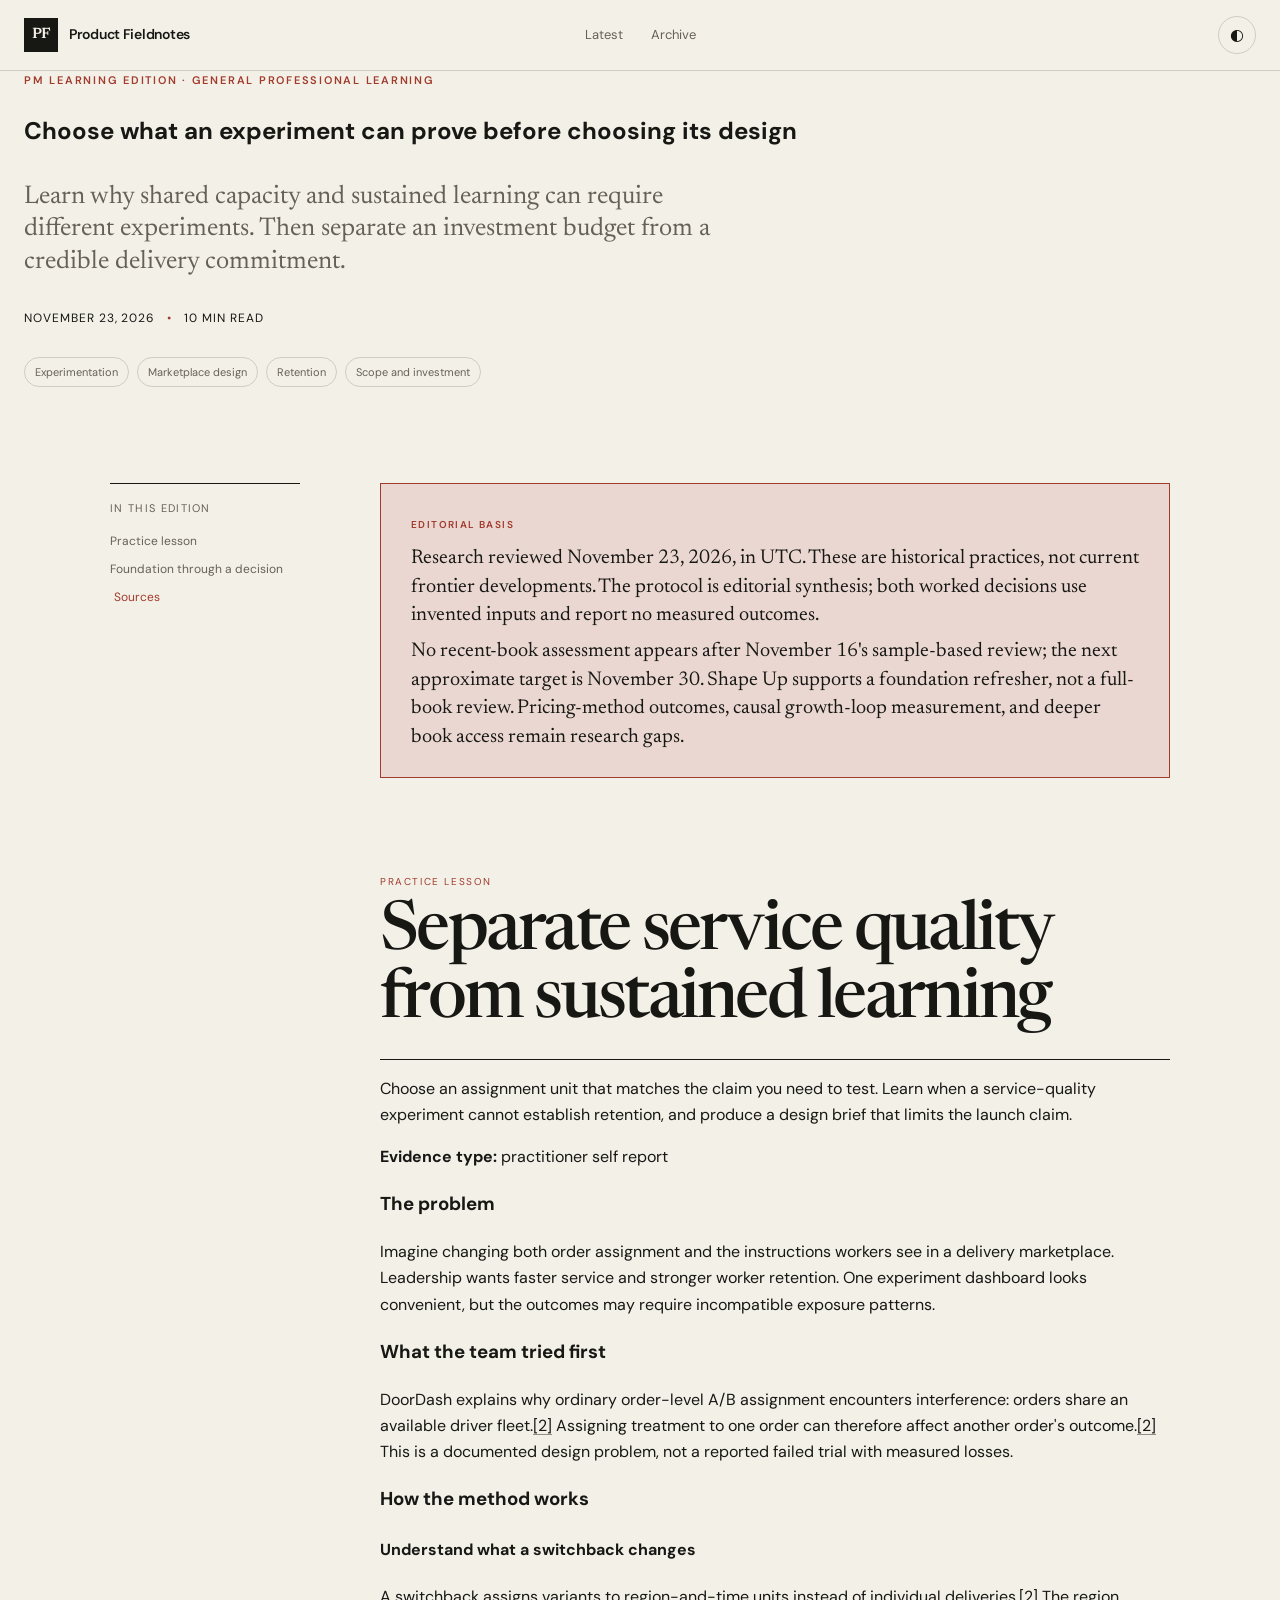
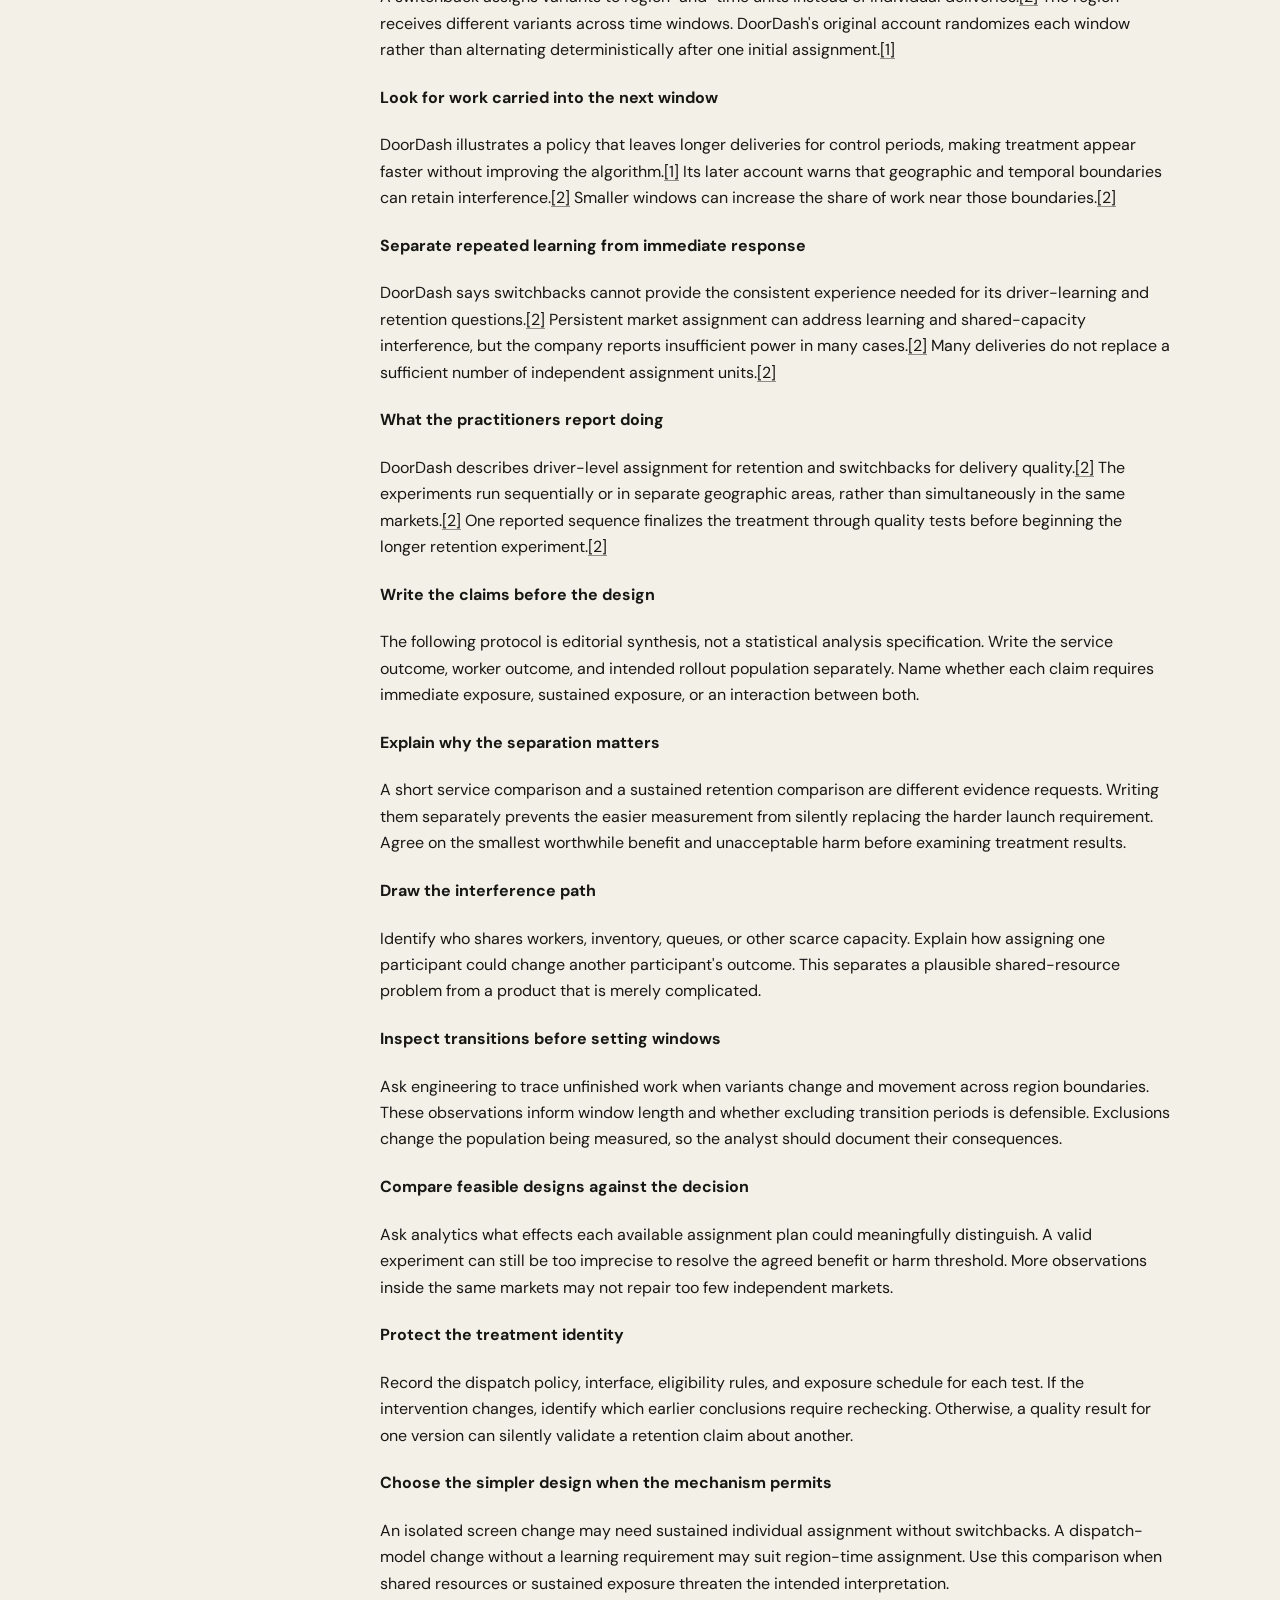
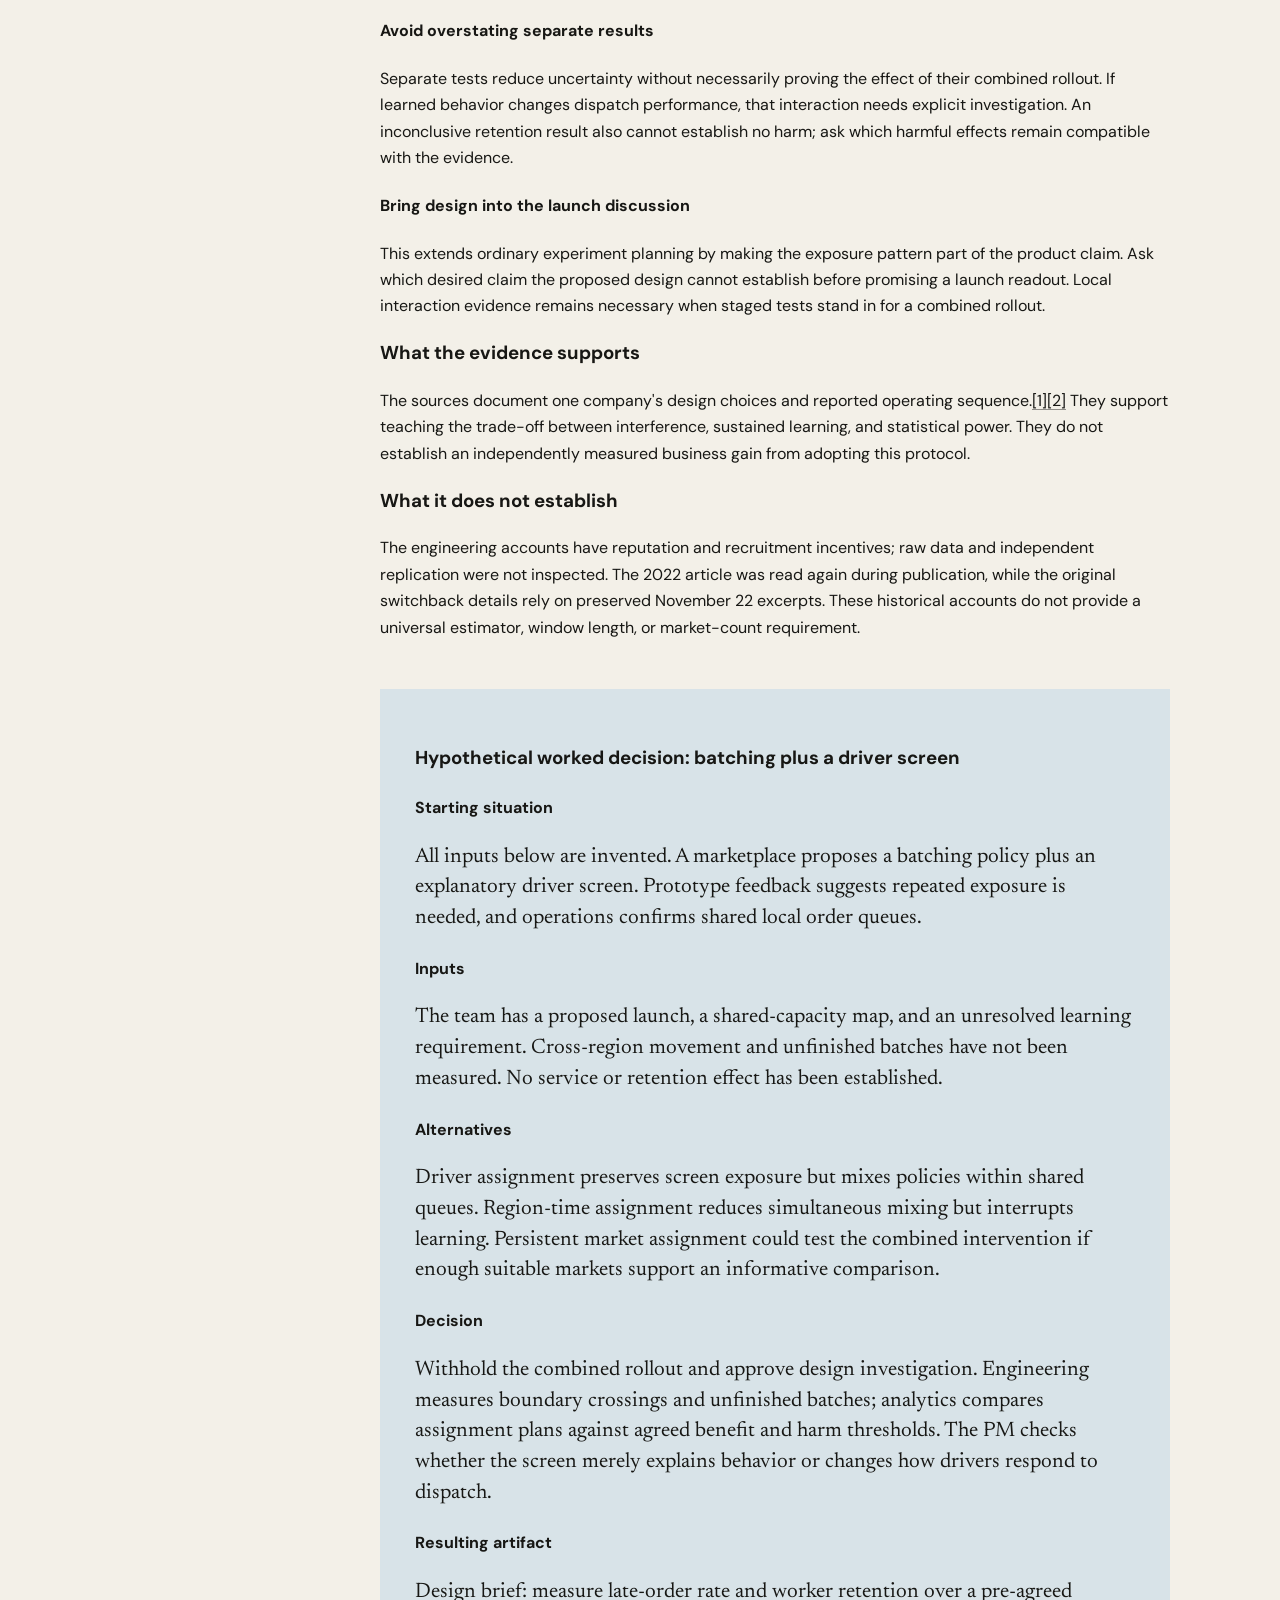
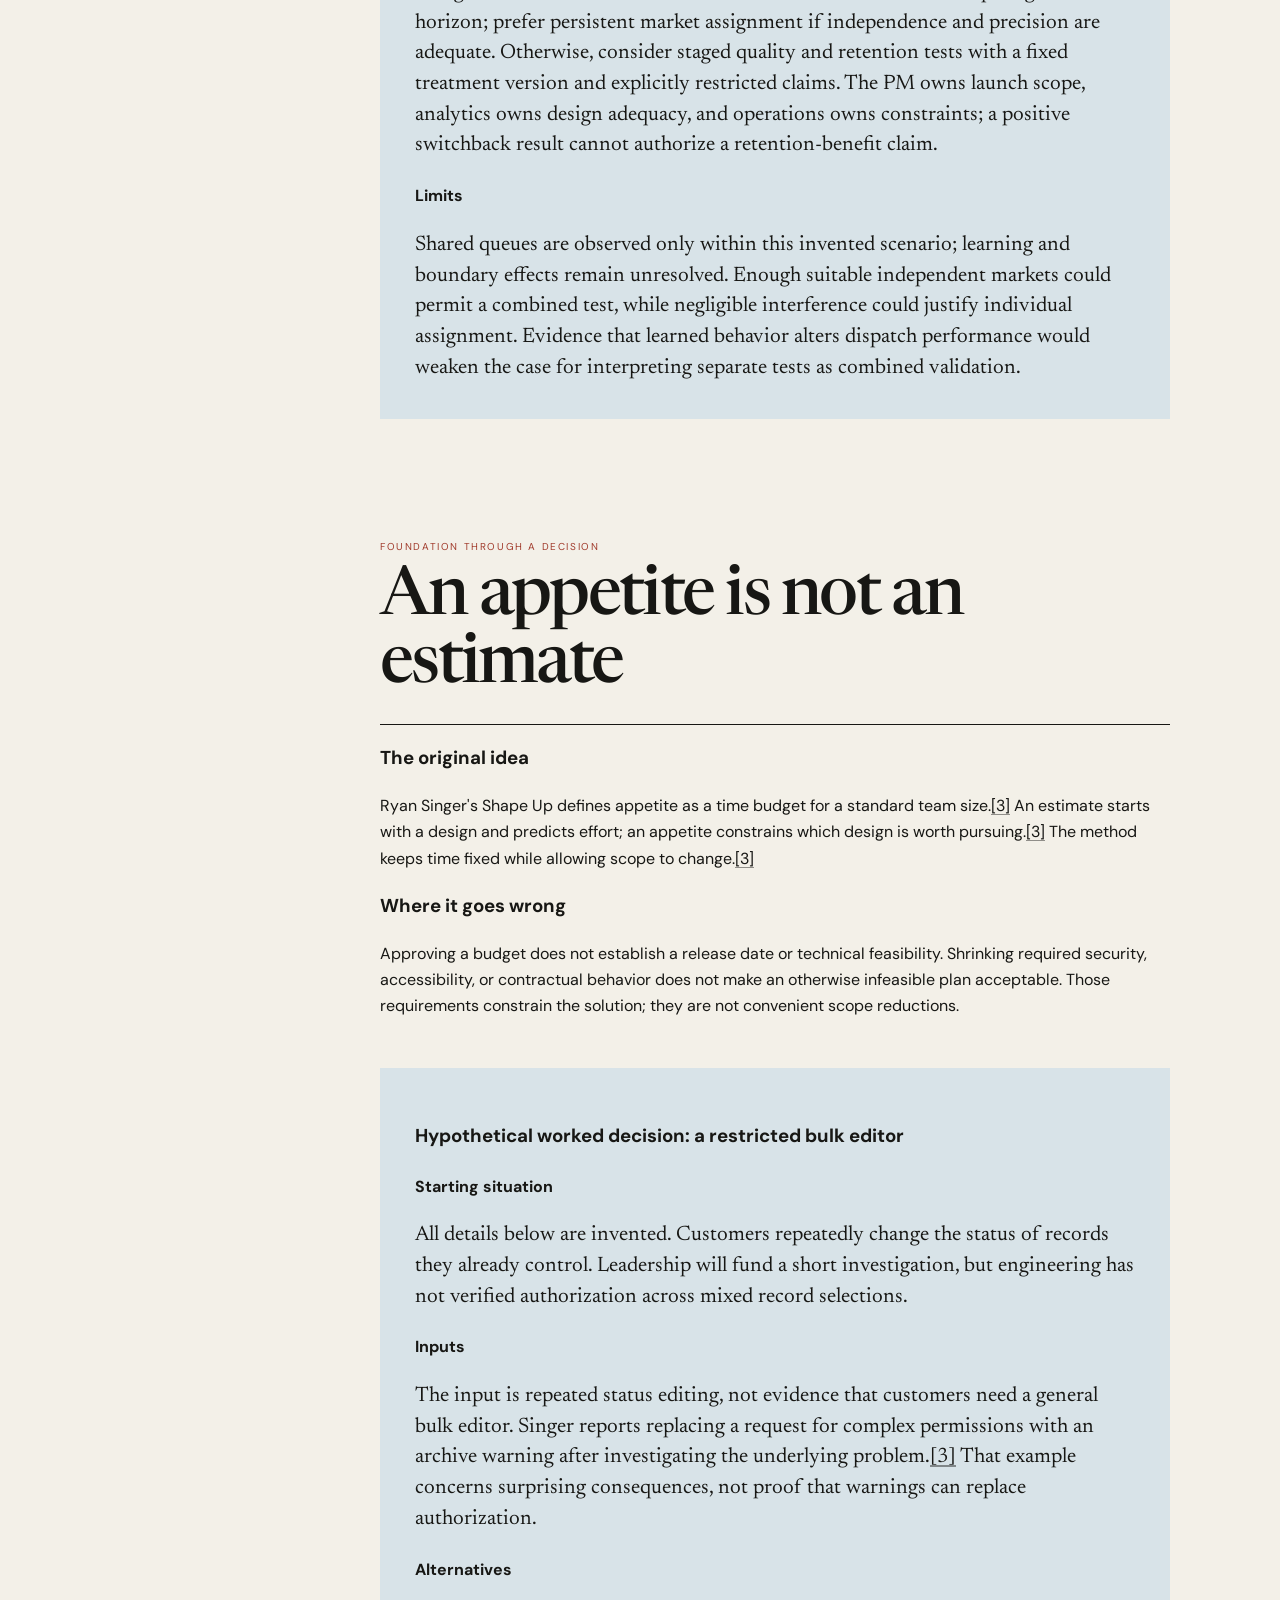
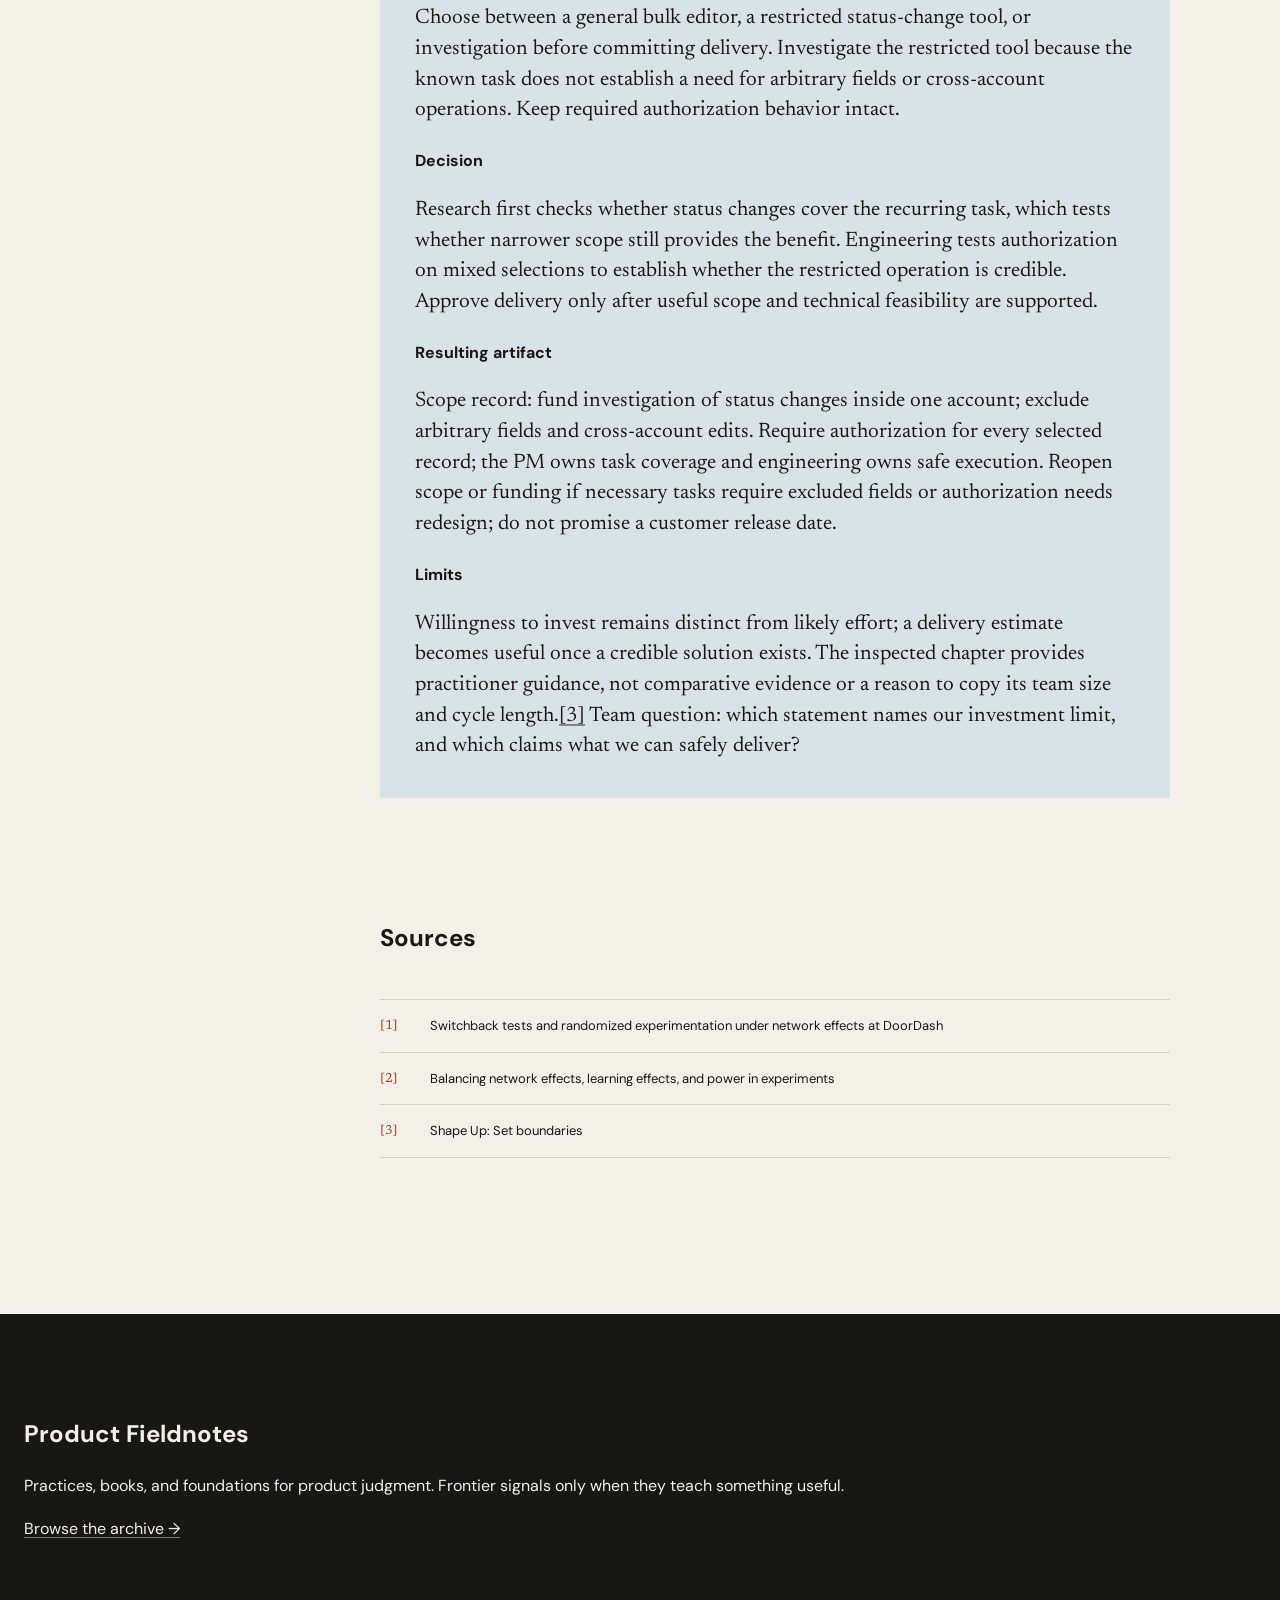
<file: index.html>
<!doctype html>
<html lang="en" data-theme="light">
<head>
<meta charset="utf-8"><meta name="viewport" content="width=device-width, initial-scale=1">
<meta name="description" content="Learn why shared capacity and sustained learning can require different experiments. Then separate an investment budget from a credible delivery commitment.">
<title>Choose what an experiment can prove before choosing its design — Product Fieldnotes</title>
<link rel="stylesheet" href="assets/css/site.css">
<script defer src="assets/js/site.js"></script>
</head>
<body>
<div class="reading-progress" aria-hidden="true"><span></span></div>
<a class="skip-link" href="#report">Skip to report</a>
<header class="site-header"><div class="shell header-inner">
<a class="brand" href="index.html"><span class="brand-mark">PF</span><span>Product Fieldnotes</span></a>
<nav aria-label="Primary navigation"><a href="index.html">Latest</a><a href="archive.html">Archive</a></nav>
<button class="theme-toggle" type="button" aria-label="Toggle color theme">◐</button>
</div></header>
<main id="report">
<section class="shell"><div class="cover-copy">
<p class="eyebrow">PM learning edition · General professional learning</p>
<h1>Choose what an experiment can prove before choosing its design</h1><p class="dek">Learn why shared capacity and sustained learning can require different experiments. Then separate an investment budget from a credible delivery commitment.</p>
<div class="edition-meta"><span>November 23, 2026</span><span>10 min read</span></div>
<div class="topic-row"><span>Experimentation</span><span>Marketplace design</span><span>Retention</span><span>Scope and investment</span></div>
</div></section>
<div class="report-layout shell">
<aside class="toc" aria-label="On this page"><p>In this edition</p>
<a href="#practice">Practice lesson</a><a href="#foundation">Foundation through a decision</a><a href="#sources">Sources</a></aside>
<article class="article-body">
<aside class="editor-note"><span>Editorial basis</span><p>Research reviewed November 23, 2026, in UTC. These are historical practices, not current frontier developments. The protocol is editorial synthesis; both worked decisions use invented inputs and report no measured outcomes.</p><p>No recent-book assessment appears after November 16&#39;s sample-based review; the next approximate target is November 30. Shape Up supports a foundation refresher, not a full-book review. Pricing-method outcomes, causal growth-loop measurement, and deeper book access remain research gaps.</p></aside>
<section id="practice" class="report-section">
<header class="section-heading"><p>Practice lesson</p><h2>Separate service quality from sustained learning</h2><div class="rule"></div></header>
<p class="lead">Choose an assignment unit that matches the claim you need to test. Learn when a service-quality experiment cannot establish retention, and produce a design brief that limits the launch claim.</p>
<p><strong>Evidence type:</strong> practitioner self report</p>
<h3>The problem</h3><p>Imagine changing both order assignment and the instructions workers see in a delivery marketplace. Leadership wants faster service and stronger worker retention. One experiment dashboard looks convenient, but the outcomes may require incompatible exposure patterns.</p><h3>What the team tried first</h3><p>DoorDash explains why ordinary order-level A/B assignment encounters interference: orders share an available driver fleet.<a href="#source-2">[2]</a> Assigning treatment to one order can therefore affect another order&#39;s outcome.<a href="#source-2">[2]</a> This is a documented design problem, not a reported failed trial with measured losses.</p><h3>How the method works</h3>
<h4>Understand what a switchback changes</h4><p>A switchback assigns variants to region-and-time units instead of individual deliveries.<a href="#source-2">[2]</a> The region receives different variants across time windows. DoorDash&#39;s original account randomizes each window rather than alternating deterministically after one initial assignment.<a href="#source-1">[1]</a></p><h4>Look for work carried into the next window</h4><p>DoorDash illustrates a policy that leaves longer deliveries for control periods, making treatment appear faster without improving the algorithm.<a href="#source-1">[1]</a> Its later account warns that geographic and temporal boundaries can retain interference.<a href="#source-2">[2]</a> Smaller windows can increase the share of work near those boundaries.<a href="#source-2">[2]</a></p><h4>Separate repeated learning from immediate response</h4><p>DoorDash says switchbacks cannot provide the consistent experience needed for its driver-learning and retention questions.<a href="#source-2">[2]</a> Persistent market assignment can address learning and shared-capacity interference, but the company reports insufficient power in many cases.<a href="#source-2">[2]</a> Many deliveries do not replace a sufficient number of independent assignment units.<a href="#source-2">[2]</a></p><h4>What the practitioners report doing</h4><p>DoorDash describes driver-level assignment for retention and switchbacks for delivery quality.<a href="#source-2">[2]</a> The experiments run sequentially or in separate geographic areas, rather than simultaneously in the same markets.<a href="#source-2">[2]</a> One reported sequence finalizes the treatment through quality tests before beginning the longer retention experiment.<a href="#source-2">[2]</a></p><h4>Write the claims before the design</h4><p>The following protocol is editorial synthesis, not a statistical analysis specification. Write the service outcome, worker outcome, and intended rollout population separately. Name whether each claim requires immediate exposure, sustained exposure, or an interaction between both.</p><h4>Explain why the separation matters</h4><p>A short service comparison and a sustained retention comparison are different evidence requests. Writing them separately prevents the easier measurement from silently replacing the harder launch requirement. Agree on the smallest worthwhile benefit and unacceptable harm before examining treatment results.</p><h4>Draw the interference path</h4><p>Identify who shares workers, inventory, queues, or other scarce capacity. Explain how assigning one participant could change another participant&#39;s outcome. This separates a plausible shared-resource problem from a product that is merely complicated.</p><h4>Inspect transitions before setting windows</h4><p>Ask engineering to trace unfinished work when variants change and movement across region boundaries. These observations inform window length and whether excluding transition periods is defensible. Exclusions change the population being measured, so the analyst should document their consequences.</p><h4>Compare feasible designs against the decision</h4><p>Ask analytics what effects each available assignment plan could meaningfully distinguish. A valid experiment can still be too imprecise to resolve the agreed benefit or harm threshold. More observations inside the same markets may not repair too few independent markets.</p><h4>Protect the treatment identity</h4><p>Record the dispatch policy, interface, eligibility rules, and exposure schedule for each test. If the intervention changes, identify which earlier conclusions require rechecking. Otherwise, a quality result for one version can silently validate a retention claim about another.</p><h4>Choose the simpler design when the mechanism permits</h4><p>An isolated screen change may need sustained individual assignment without switchbacks. A dispatch-model change without a learning requirement may suit region-time assignment. Use this comparison when shared resources or sustained exposure threaten the intended interpretation.</p><h4>Avoid overstating separate results</h4><p>Separate tests reduce uncertainty without necessarily proving the effect of their combined rollout. If learned behavior changes dispatch performance, that interaction needs explicit investigation. An inconclusive retention result also cannot establish no harm; ask which harmful effects remain compatible with the evidence.</p><h4>Bring design into the launch discussion</h4><p>This extends ordinary experiment planning by making the exposure pattern part of the product claim. Ask which desired claim the proposed design cannot establish before promising a launch readout. Local interaction evidence remains necessary when staged tests stand in for a combined rollout.</p><h3>What the evidence supports</h3><p>The sources document one company&#39;s design choices and reported operating sequence.<a href="#source-1">[1]</a><a href="#source-2">[2]</a> They support teaching the trade-off between interference, sustained learning, and statistical power. They do not establish an independently measured business gain from adopting this protocol.</p>
<h3>What it does not establish</h3><p>The engineering accounts have reputation and recruitment incentives; raw data and independent replication were not inspected. The 2022 article was read again during publication, while the original switchback details rely on preserved November 22 excerpts. These historical accounts do not provide a universal estimator, window length, or market-count requirement.</p>
<div class="worked-example"><h3>Hypothetical worked decision: batching plus a driver screen</h3>
<h4>Starting situation</h4><p>All inputs below are invented. A marketplace proposes a batching policy plus an explanatory driver screen. Prototype feedback suggests repeated exposure is needed, and operations confirms shared local order queues.</p>
<h4>Inputs</h4><p>The team has a proposed launch, a shared-capacity map, and an unresolved learning requirement. Cross-region movement and unfinished batches have not been measured. No service or retention effect has been established.</p>
<h4>Alternatives</h4><p>Driver assignment preserves screen exposure but mixes policies within shared queues. Region-time assignment reduces simultaneous mixing but interrupts learning. Persistent market assignment could test the combined intervention if enough suitable markets support an informative comparison.</p>
<h4>Decision</h4><p>Withhold the combined rollout and approve design investigation. Engineering measures boundary crossings and unfinished batches; analytics compares assignment plans against agreed benefit and harm thresholds. The PM checks whether the screen merely explains behavior or changes how drivers respond to dispatch.</p>
<h4>Resulting artifact</h4><p>Design brief: measure late-order rate and worker retention over a pre-agreed horizon; prefer persistent market assignment if independence and precision are adequate. Otherwise, consider staged quality and retention tests with a fixed treatment version and explicitly restricted claims. The PM owns launch scope, analytics owns design adequacy, and operations owns constraints; a positive switchback result cannot authorize a retention-benefit claim.</p>
<h4>Limits</h4><p>Shared queues are observed only within this invented scenario; learning and boundary effects remain unresolved. Enough suitable independent markets could permit a combined test, while negligible interference could justify individual assignment. Evidence that learned behavior alters dispatch performance would weaken the case for interpreting separate tests as combined validation.</p>
</div>

</section>
<section id="foundation" class="report-section">
<header class="section-heading"><p>Foundation through a decision</p><h2>An appetite is not an estimate</h2><div class="rule"></div></header>
<h3>The original idea</h3><p>Ryan Singer&#39;s Shape Up defines appetite as a time budget for a standard team size.<a href="#source-3">[3]</a> An estimate starts with a design and predicts effort; an appetite constrains which design is worth pursuing.<a href="#source-3">[3]</a> The method keeps time fixed while allowing scope to change.<a href="#source-3">[3]</a></p>
<h3>Where it goes wrong</h3><p>Approving a budget does not establish a release date or technical feasibility. Shrinking required security, accessibility, or contractual behavior does not make an otherwise infeasible plan acceptable. Those requirements constrain the solution; they are not convenient scope reductions.</p>
<div class="worked-example"><h3>Hypothetical worked decision: a restricted bulk editor</h3>
<h4>Starting situation</h4><p>All details below are invented. Customers repeatedly change the status of records they already control. Leadership will fund a short investigation, but engineering has not verified authorization across mixed record selections.</p>
<h4>Inputs</h4><p>The input is repeated status editing, not evidence that customers need a general bulk editor. Singer reports replacing a request for complex permissions with an archive warning after investigating the underlying problem.<a href="#source-3">[3]</a> That example concerns surprising consequences, not proof that warnings can replace authorization.</p>
<h4>Alternatives</h4><p>Choose between a general bulk editor, a restricted status-change tool, or investigation before committing delivery. Investigate the restricted tool because the known task does not establish a need for arbitrary fields or cross-account operations. Keep required authorization behavior intact.</p>
<h4>Decision</h4><p>Research first checks whether status changes cover the recurring task, which tests whether narrower scope still provides the benefit. Engineering tests authorization on mixed selections to establish whether the restricted operation is credible. Approve delivery only after useful scope and technical feasibility are supported.</p>
<h4>Resulting artifact</h4><p>Scope record: fund investigation of status changes inside one account; exclude arbitrary fields and cross-account edits. Require authorization for every selected record; the PM owns task coverage and engineering owns safe execution. Reopen scope or funding if necessary tasks require excluded fields or authorization needs redesign; do not promise a customer release date.</p>
<h4>Limits</h4><p>Willingness to invest remains distinct from likely effort; a delivery estimate becomes useful once a credible solution exists. The inspected chapter provides practitioner guidance, not comparative evidence or a reason to copy its team size and cycle length.<a href="#source-3">[3]</a> Team question: which statement names our investment limit, and which claims what we can safely deliver?</p>
</div>

</section><section id="sources" class="report-section sources-section"><h2>Sources</h2>
<ol><li id="source-1"><a href="https://careersatdoordash.com/blog/switchback-tests-and-randomized-experimentation-under-network-effects-at-doordash" target="_blank" rel="noopener">Switchback tests and randomized experimentation under network effects at DoorDash</a></li><li id="source-2"><a href="https://careersatdoordash.com/blog/balancing-network-effects-learning-effects-and-power-in-experiments" target="_blank" rel="noopener">Balancing network effects, learning effects, and power in experiments</a></li><li id="source-3"><a href="https://basecamp.com/shapeup/1.2-chapter-03" target="_blank" rel="noopener">Shape Up: Set boundaries</a></li></ol>
</section>
</article></div></main>
<footer id="about"><div class="shell"><h2>Product Fieldnotes</h2><p>Practices, books, and foundations for product judgment. Frontier signals only when they teach something useful.</p><a href="archive.html">Browse the archive →</a></div></footer>
</body></html>
</file>
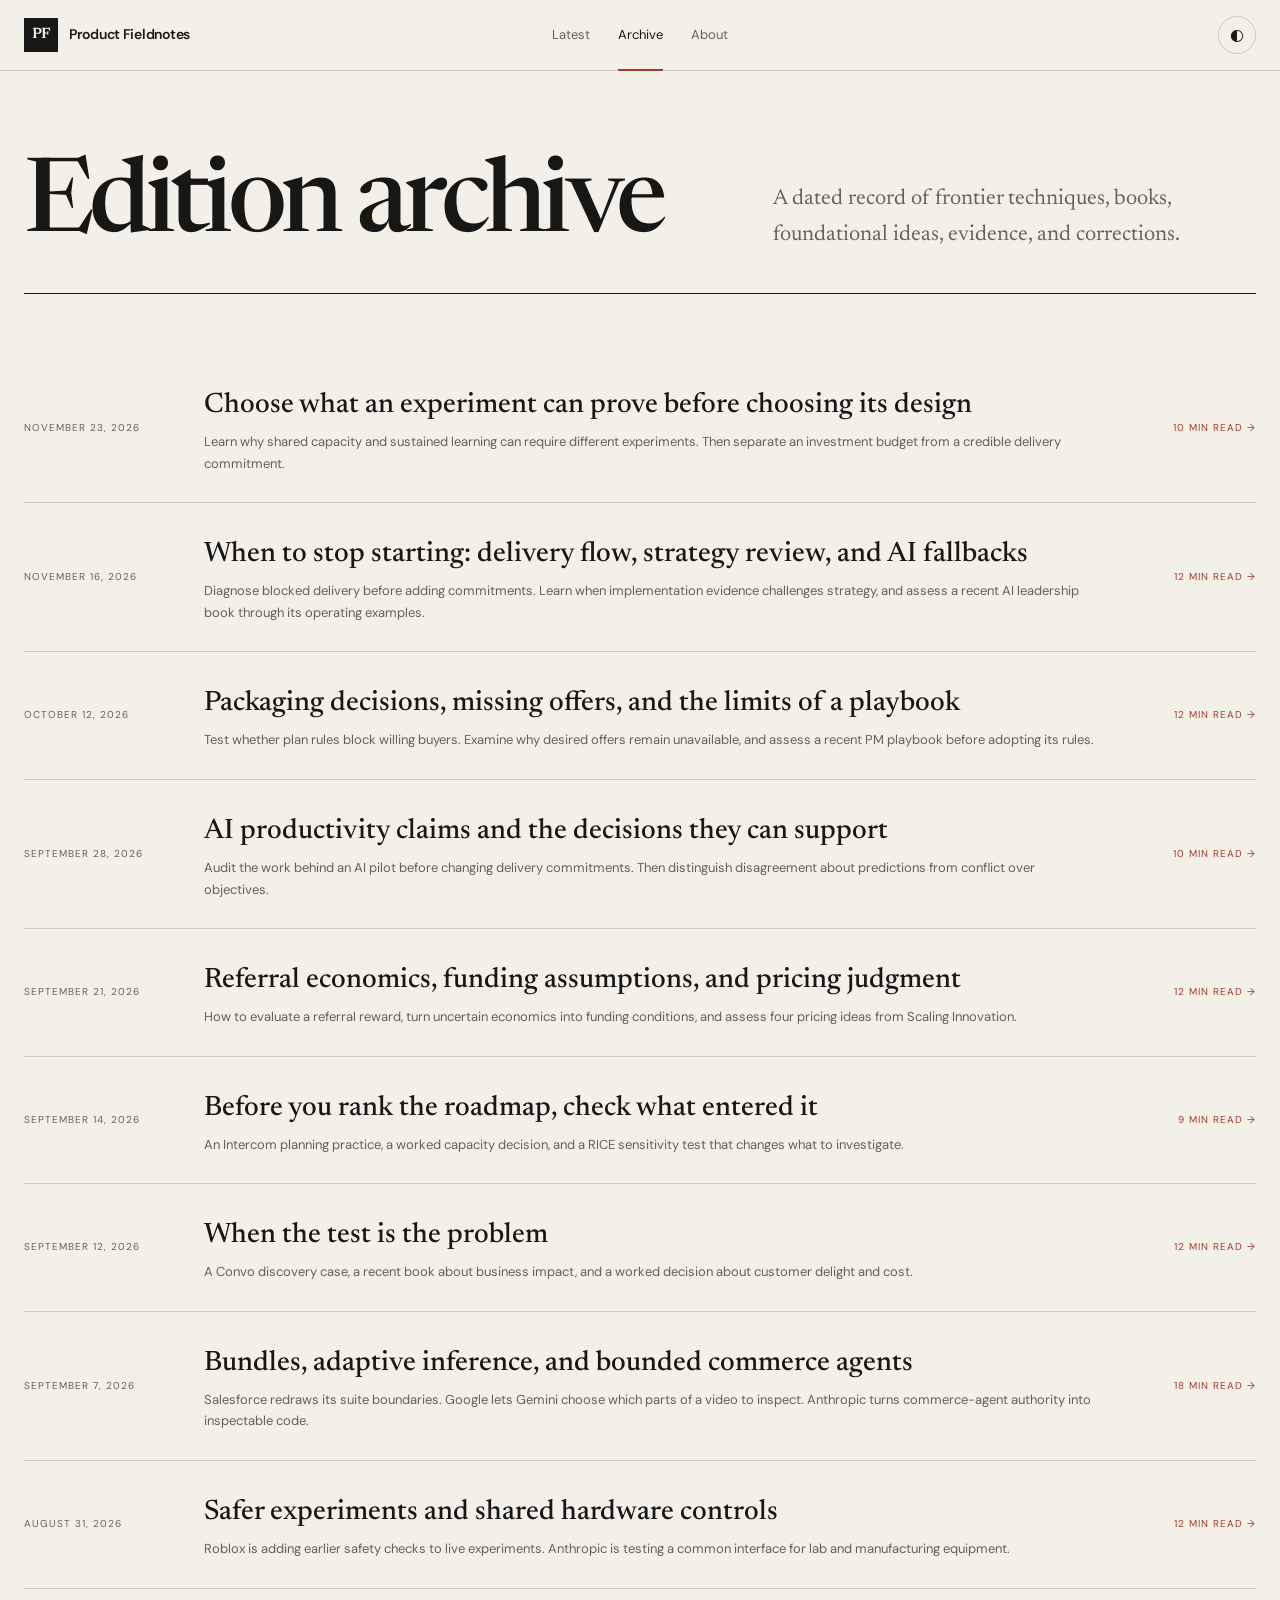
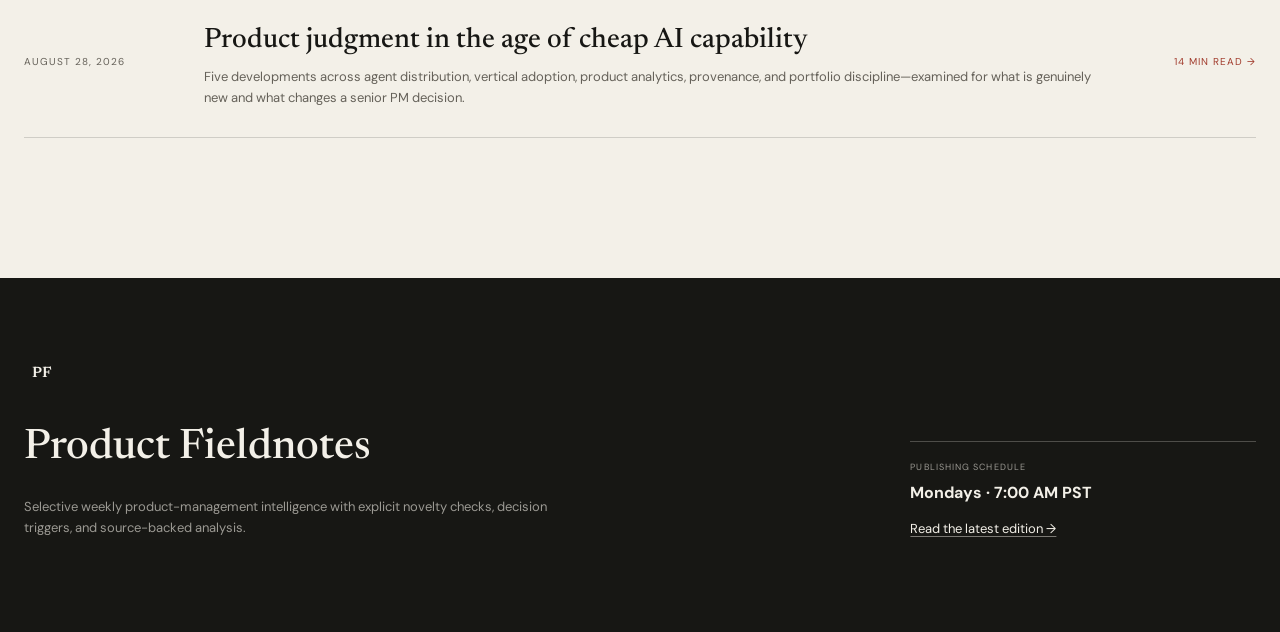
<file: archive.html>
<!doctype html>
<html lang="en" data-theme="light">
<head>
  <meta charset="utf-8"><meta name="viewport" content="width=device-width, initial-scale=1">
  <meta name="description" content="Archive of Product Fieldnotes senior product management intelligence reports.">
  <meta name="theme-color" content="#f3f0e8">
  <title>Archive — Product Fieldnotes</title>
  <link rel="preconnect" href="https://fonts.googleapis.com"><link rel="preconnect" href="https://fonts.gstatic.com" crossorigin>
  <link href="https://fonts.googleapis.com/css2?family=DM+Sans:wght@400;500;600&family=Newsreader:opsz,wght@6..72,400;6..72,500;6..72,600&display=swap" rel="stylesheet">
  <link rel="stylesheet" href="assets/css/site.css"><script defer src="assets/js/site.js"></script>
</head>
<body>
  <header class="site-header"><div class="shell header-inner">
    <a class="brand" href="index.html"><span class="brand-mark">PF</span><span>Product Fieldnotes</span></a>
    <nav aria-label="Primary navigation"><a href="index.html">Latest</a><a class="active" href="archive.html">Archive</a><a href="index.html#about">About</a></nav>
    <button class="theme-toggle" type="button" aria-label="Toggle color theme"><span aria-hidden="true">◐</span></button>
  </div></header>
  <main class="archive-main shell">
    <div class="archive-head"><h1>Edition archive</h1><p>A dated record of frontier techniques, books, foundational ideas, evidence, and corrections.</p></div>
    <div class="archive-list">
      <a class="archive-entry" href="reports/2026-11-23-learning.html">
        <time datetime="2026-11-23">November 23, 2026</time>
        <div><h2>Choose what an experiment can prove before choosing its design</h2><p>Learn why shared capacity and sustained learning can require different experiments. Then separate an investment budget from a credible delivery commitment.</p></div>
        <span>10 min read →</span>
      </a>
      <a class="archive-entry" href="reports/2026-11-16-learning.html">
        <time datetime="2026-11-16">November 16, 2026</time>
        <div><h2>When to stop starting: delivery flow, strategy review, and AI fallbacks</h2><p>Diagnose blocked delivery before adding commitments. Learn when implementation evidence challenges strategy, and assess a recent AI leadership book through its operating examples.</p></div>
        <span>12 min read →</span>
      </a>
      <a class="archive-entry" href="reports/2026-10-12-learning.html">
        <time datetime="2026-10-12">October 12, 2026</time>
        <div><h2>Packaging decisions, missing offers, and the limits of a playbook</h2><p>Test whether plan rules block willing buyers. Examine why desired offers remain unavailable, and assess a recent PM playbook before adopting its rules.</p></div>
        <span>12 min read →</span>
      </a>
      <a class="archive-entry" href="reports/2026-09-28-learning.html">
        <time datetime="2026-09-28">September 28, 2026</time>
        <div><h2>AI productivity claims and the decisions they can support</h2><p>Audit the work behind an AI pilot before changing delivery commitments. Then distinguish disagreement about predictions from conflict over objectives.</p></div>
        <span>10 min read →</span>
      </a>
      <a class="archive-entry" href="reports/2026-09-21-learning.html">
        <time datetime="2026-09-21">September 21, 2026</time>
        <div><h2>Referral economics, funding assumptions, and pricing judgment</h2><p>How to evaluate a referral reward, turn uncertain economics into funding conditions, and assess four pricing ideas from Scaling Innovation.</p></div>
        <span>12 min read →</span>
      </a>
      <a class="archive-entry" href="reports/2026-09-14-learning.html">
        <time datetime="2026-09-14">September 14, 2026</time>
        <div><h2>Before you rank the roadmap, check what entered it</h2><p>An Intercom planning practice, a worked capacity decision, and a RICE sensitivity test that changes what to investigate.</p></div>
        <span>9 min read →</span>
      </a>
      <a class="archive-entry" href="reports/2026-09-12-learning.html">
        <time datetime="2026-09-12">September 12, 2026</time>
        <div><h2>When the test is the problem</h2><p>A Convo discovery case, a recent book about business impact, and a worked decision about customer delight and cost.</p></div>
        <span>12 min read →</span>
      </a>
      <a class="archive-entry" href="reports/2026-09-07.html">
        <time datetime="2026-09-07">September 7, 2026</time>
        <div><h2>Bundles, adaptive inference, and bounded commerce agents</h2><p>Salesforce redraws its suite boundaries. Google lets Gemini choose which parts of a video to inspect. Anthropic turns commerce-agent authority into inspectable code.</p></div>
        <span>18 min read →</span>
      </a>
      <a class="archive-entry" href="reports/2026-08-31.html">
        <time datetime="2026-08-31">August 31, 2026</time>
        <div><h2>Safer experiments and shared hardware controls</h2><p>Roblox is adding earlier safety checks to live experiments. Anthropic is testing a common interface for lab and manufacturing equipment.</p></div>
        <span>12 min read →</span>
      </a>
      <a class="archive-entry" href="reports/2026-08-28.html">
        <time datetime="2026-08-28">August 28, 2026</time>
        <div><h2>Product judgment in the age of cheap AI capability</h2><p>Five developments across agent distribution, vertical adoption, product analytics, provenance, and portfolio discipline—examined for what is genuinely new and what changes a senior PM decision.</p></div>
        <span>14 min read →</span>
      </a>
    </div>
  </main>
  <footer><div class="shell footer-grid"><div><span class="brand-mark">PF</span><h2>Product Fieldnotes</h2><p>Selective weekly product-management intelligence with explicit novelty checks, decision triggers, and source-backed analysis.</p></div><div><p>Publishing schedule</p><strong>Mondays · 7:00 AM PST</strong><a href="index.html">Read the latest edition →</a></div></div></footer>
</body></html>
</file>
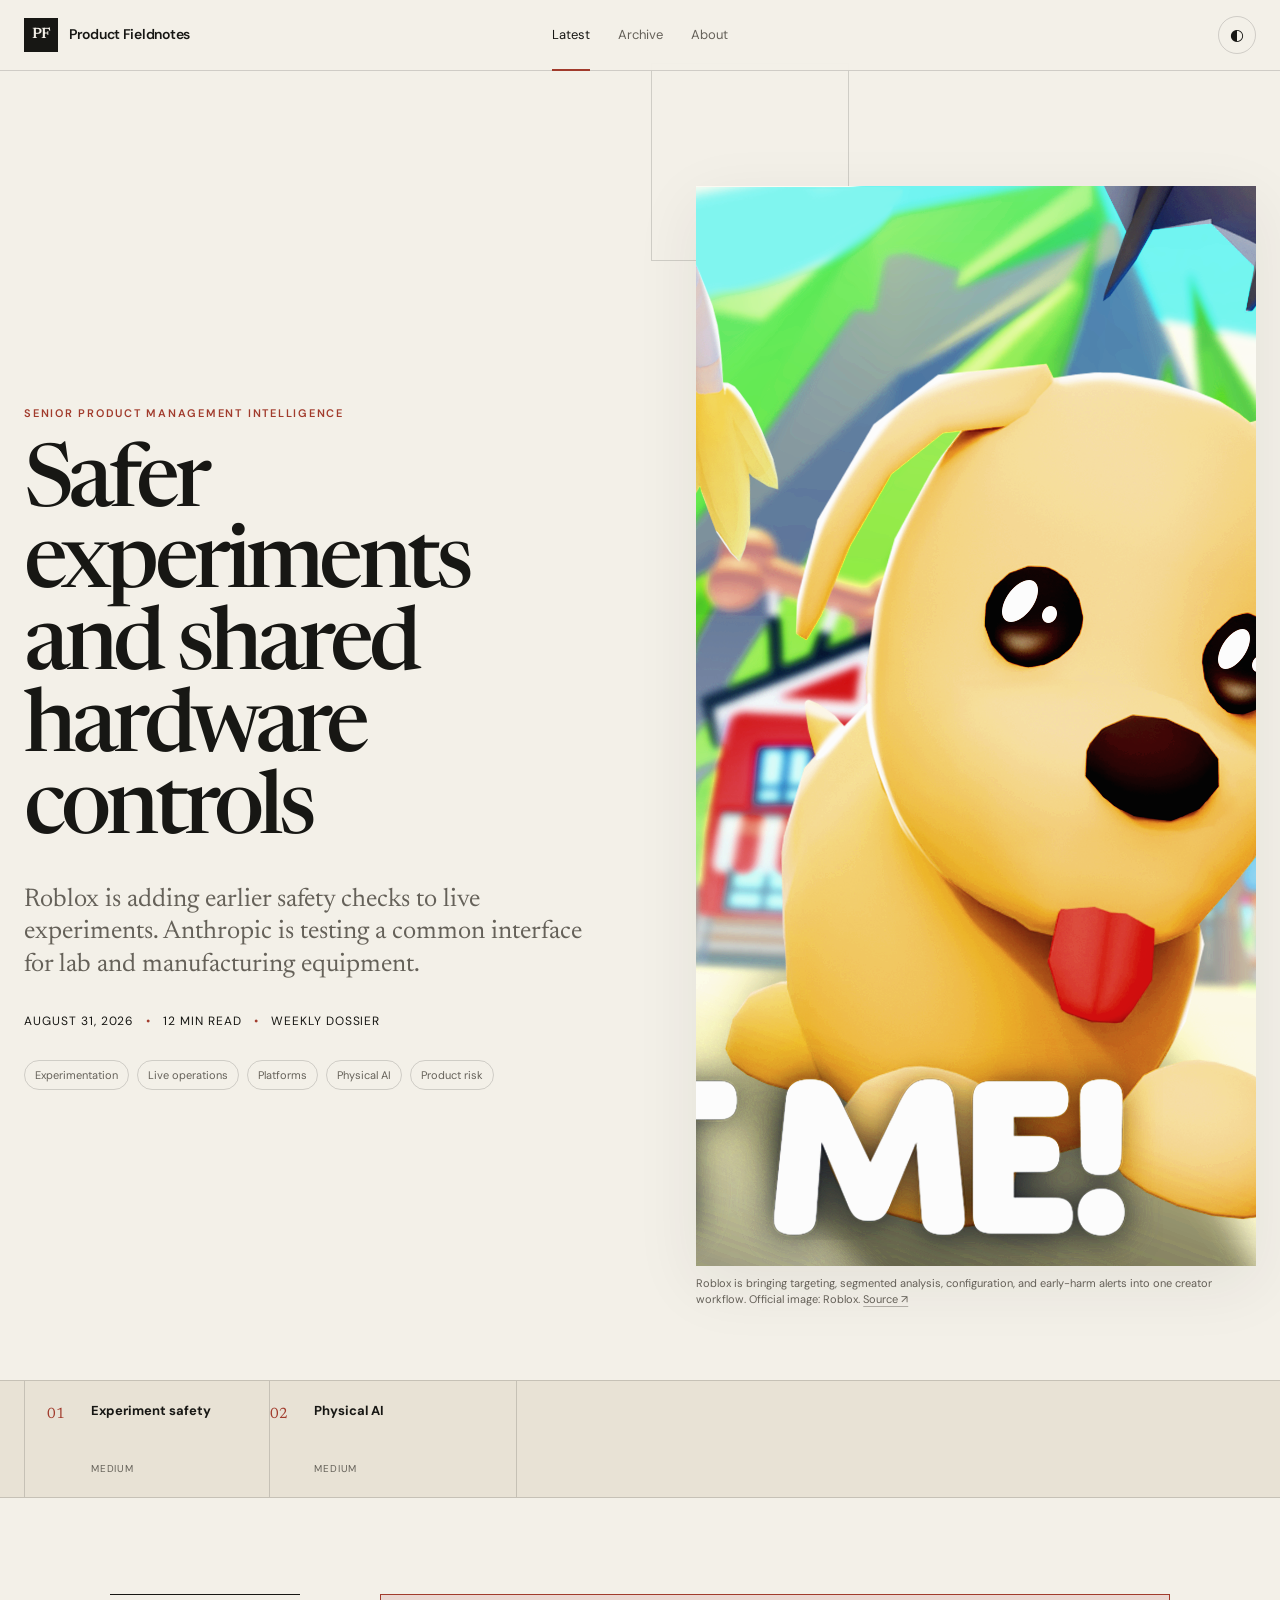
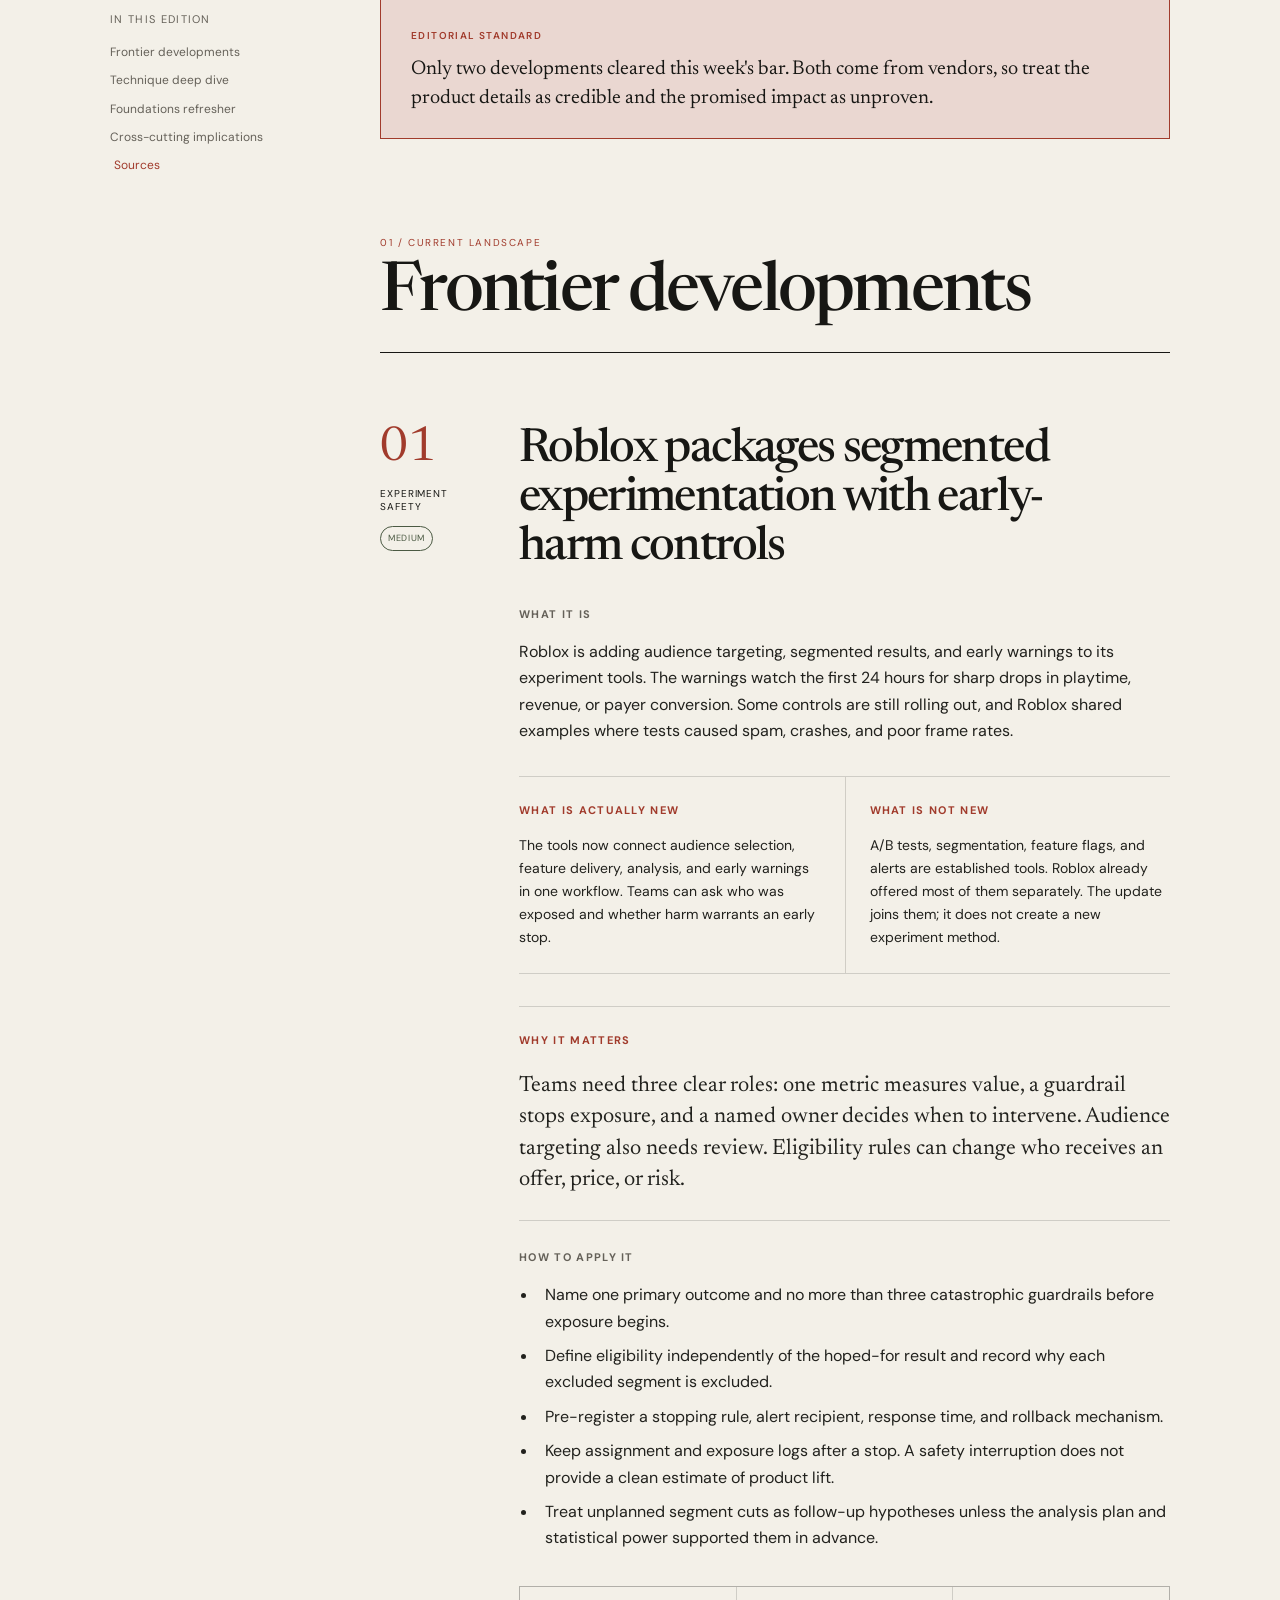
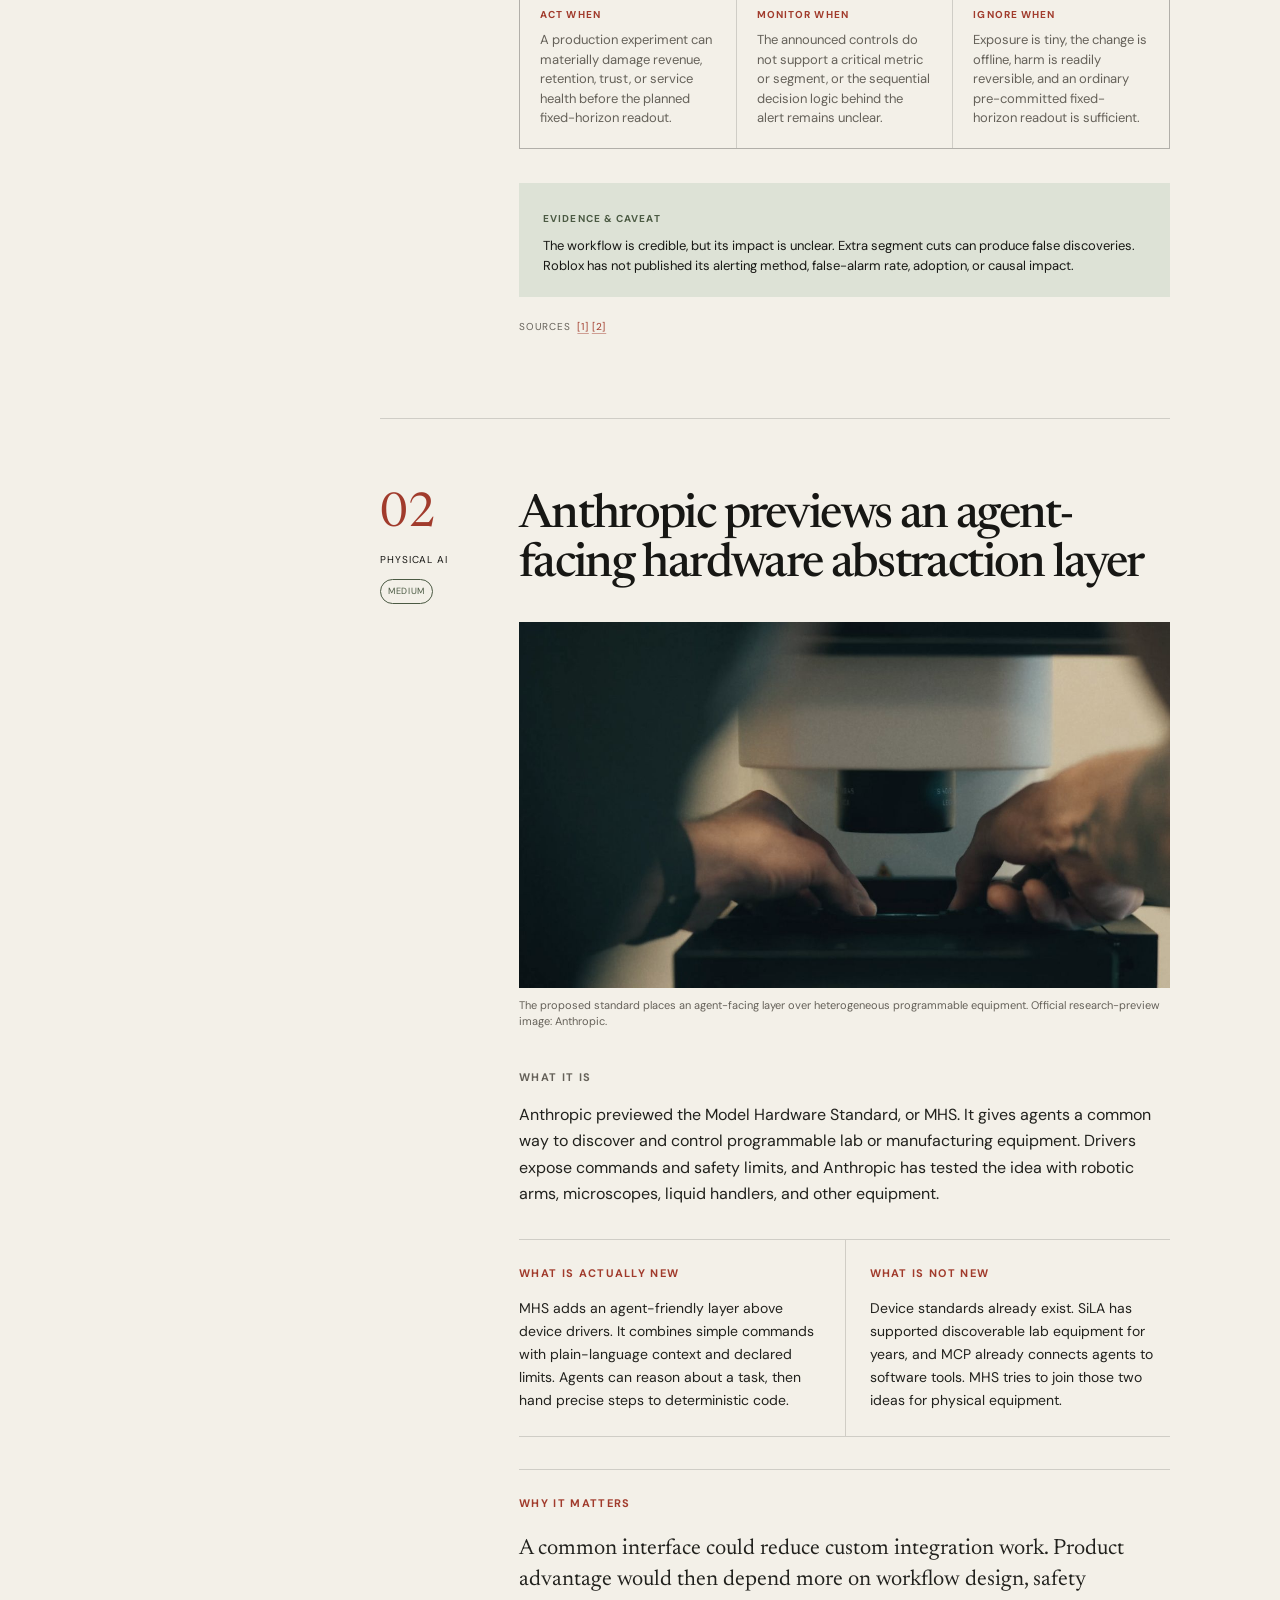
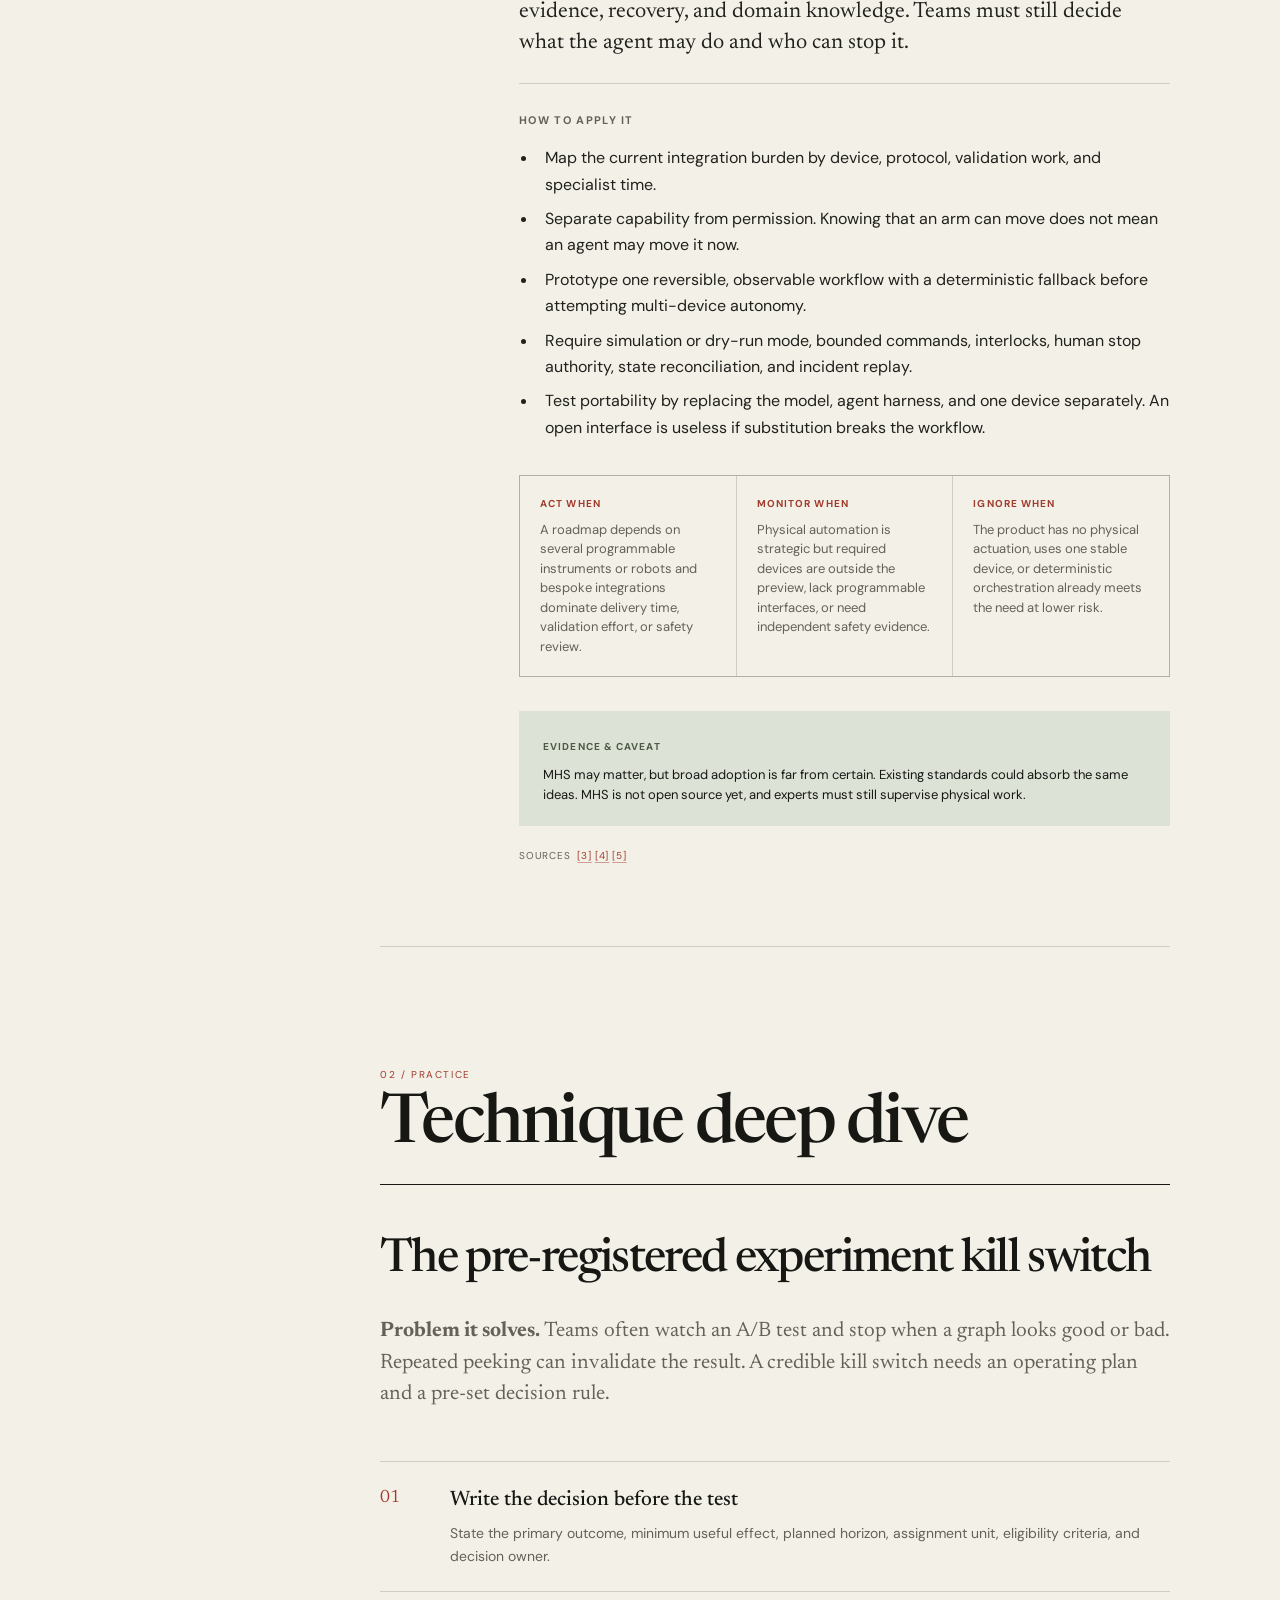
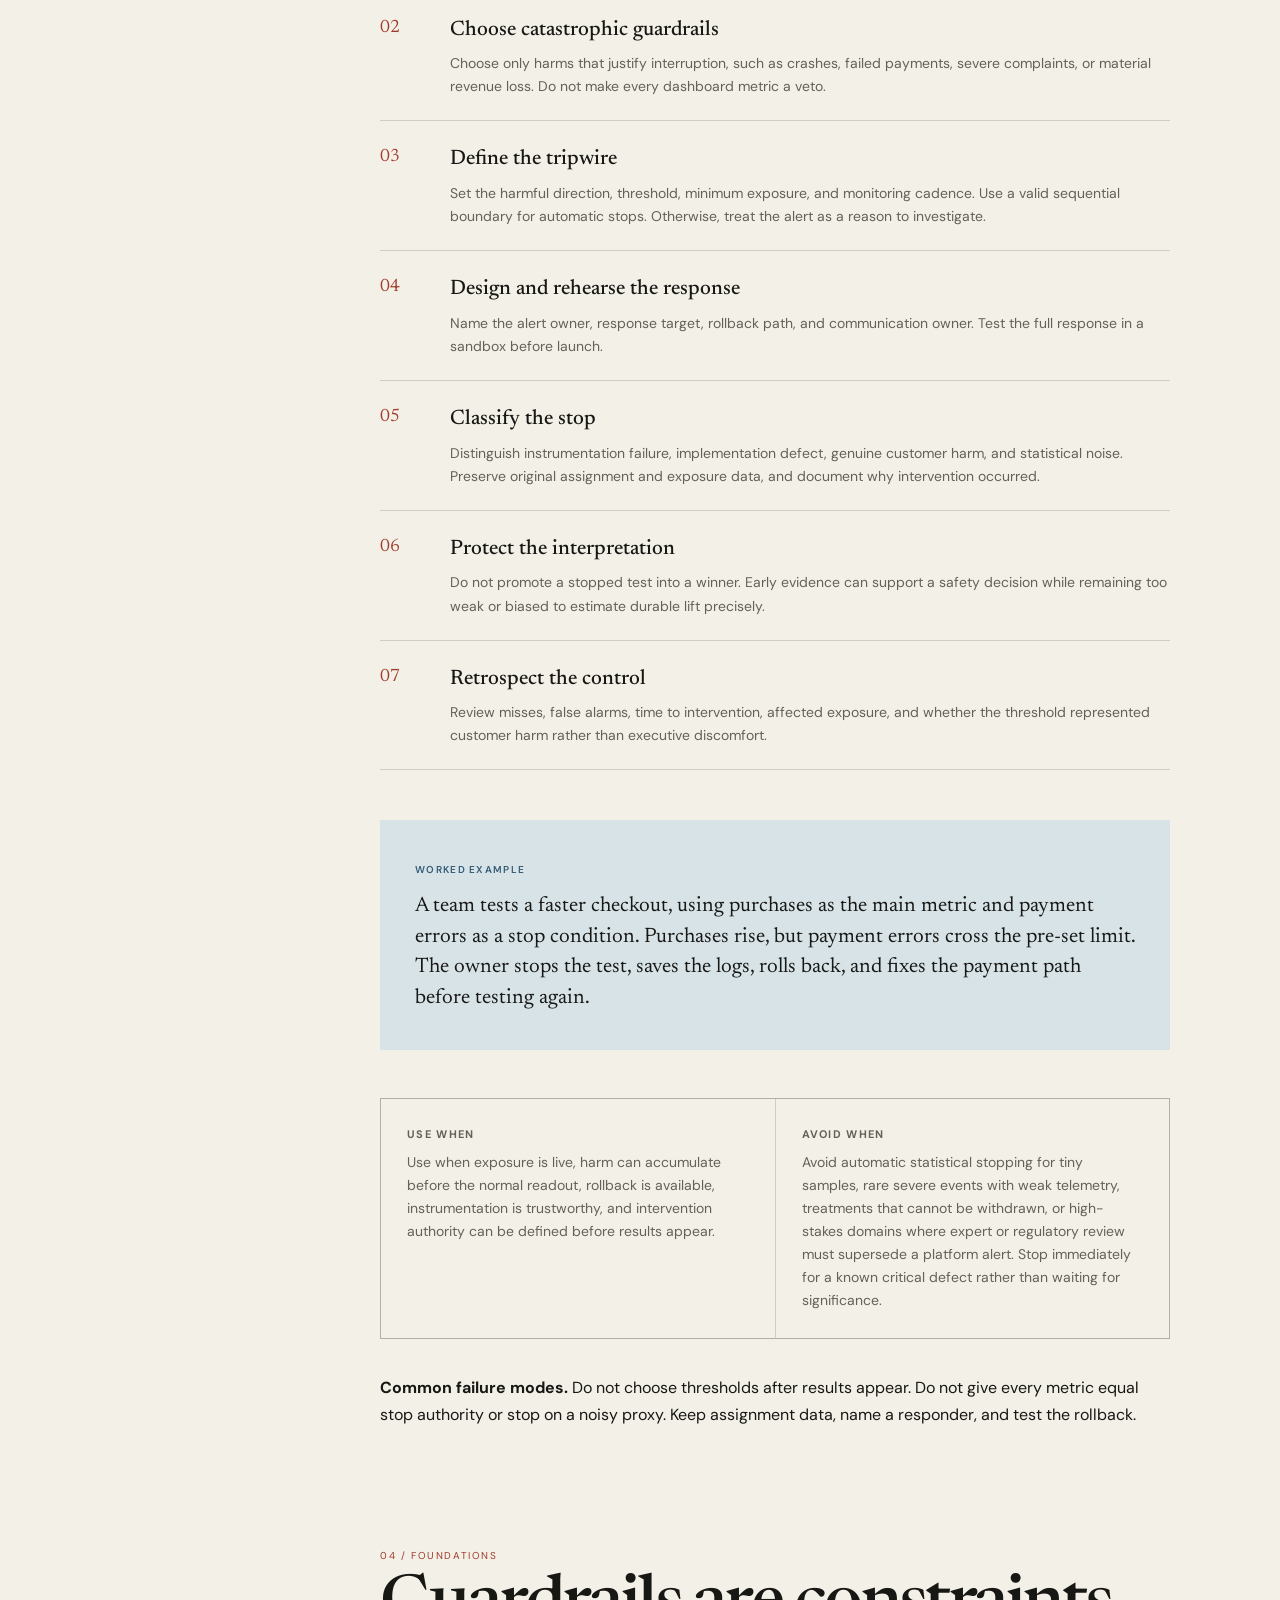
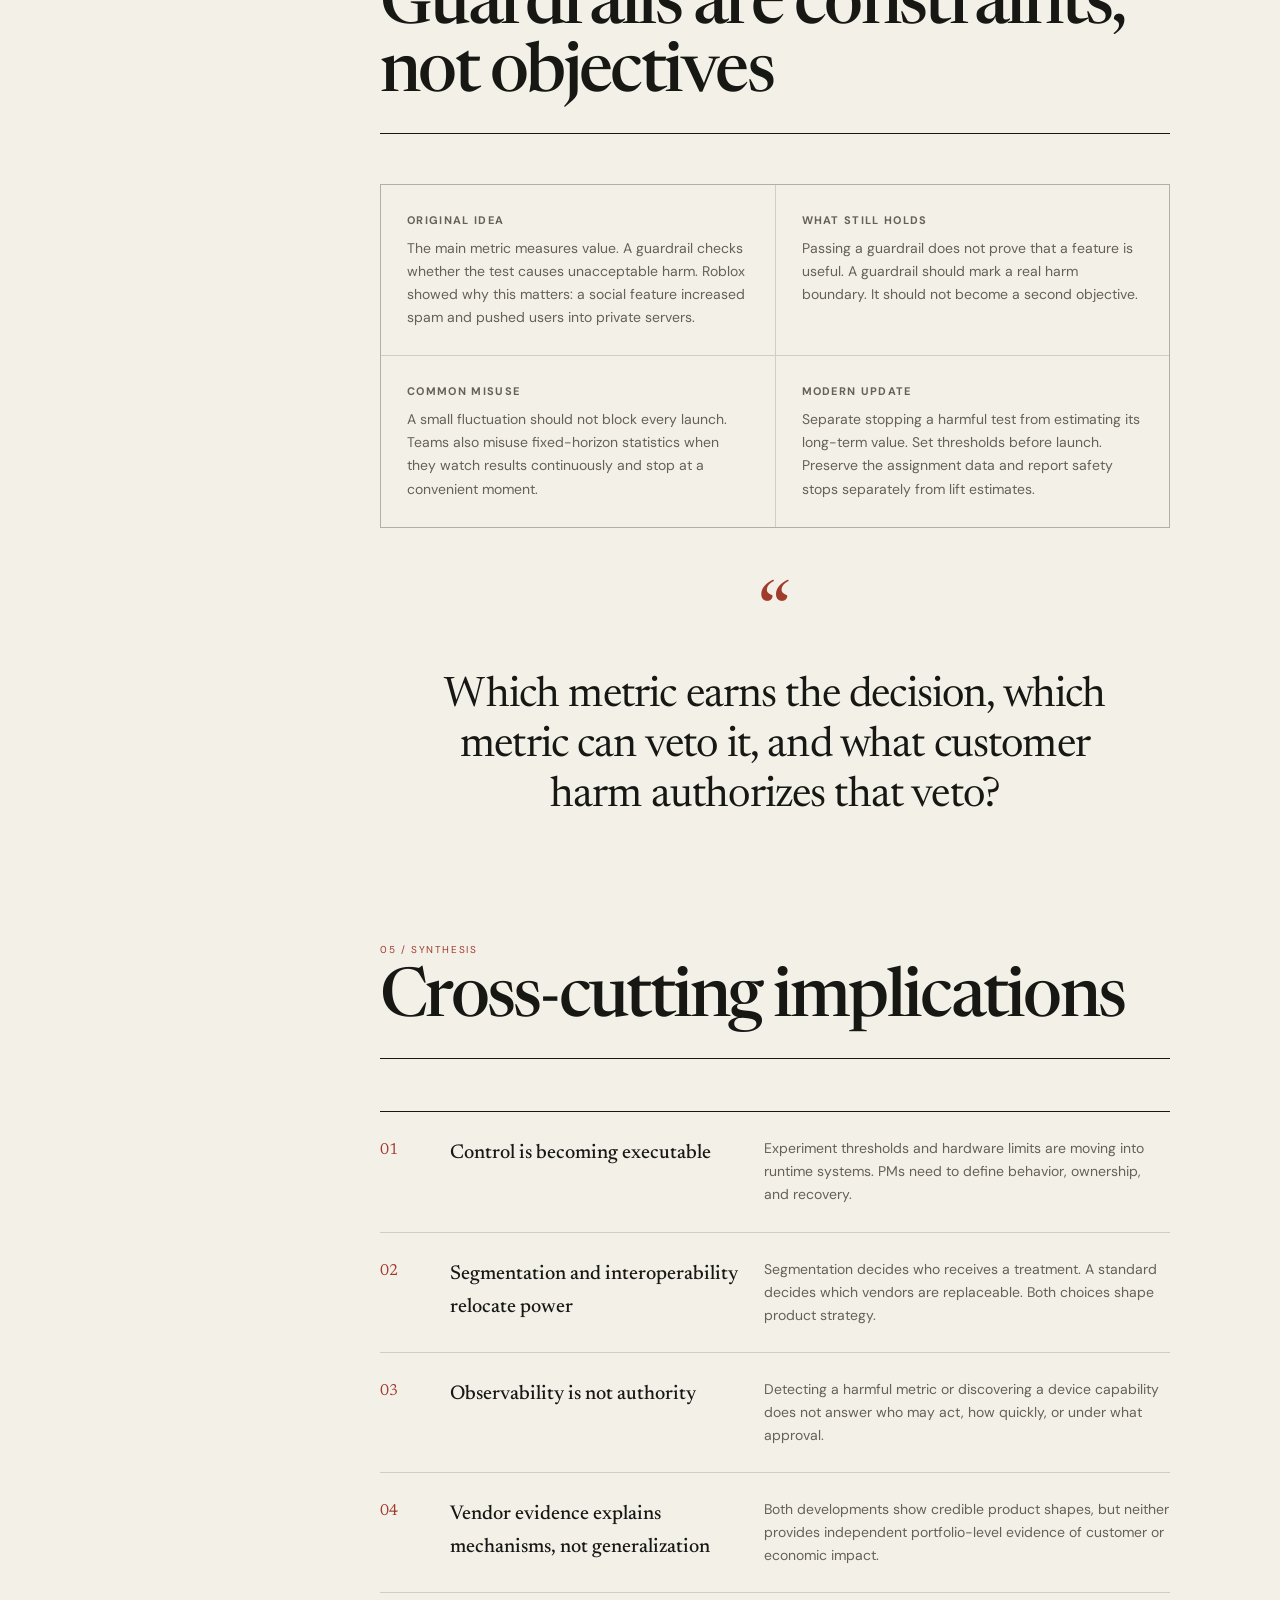
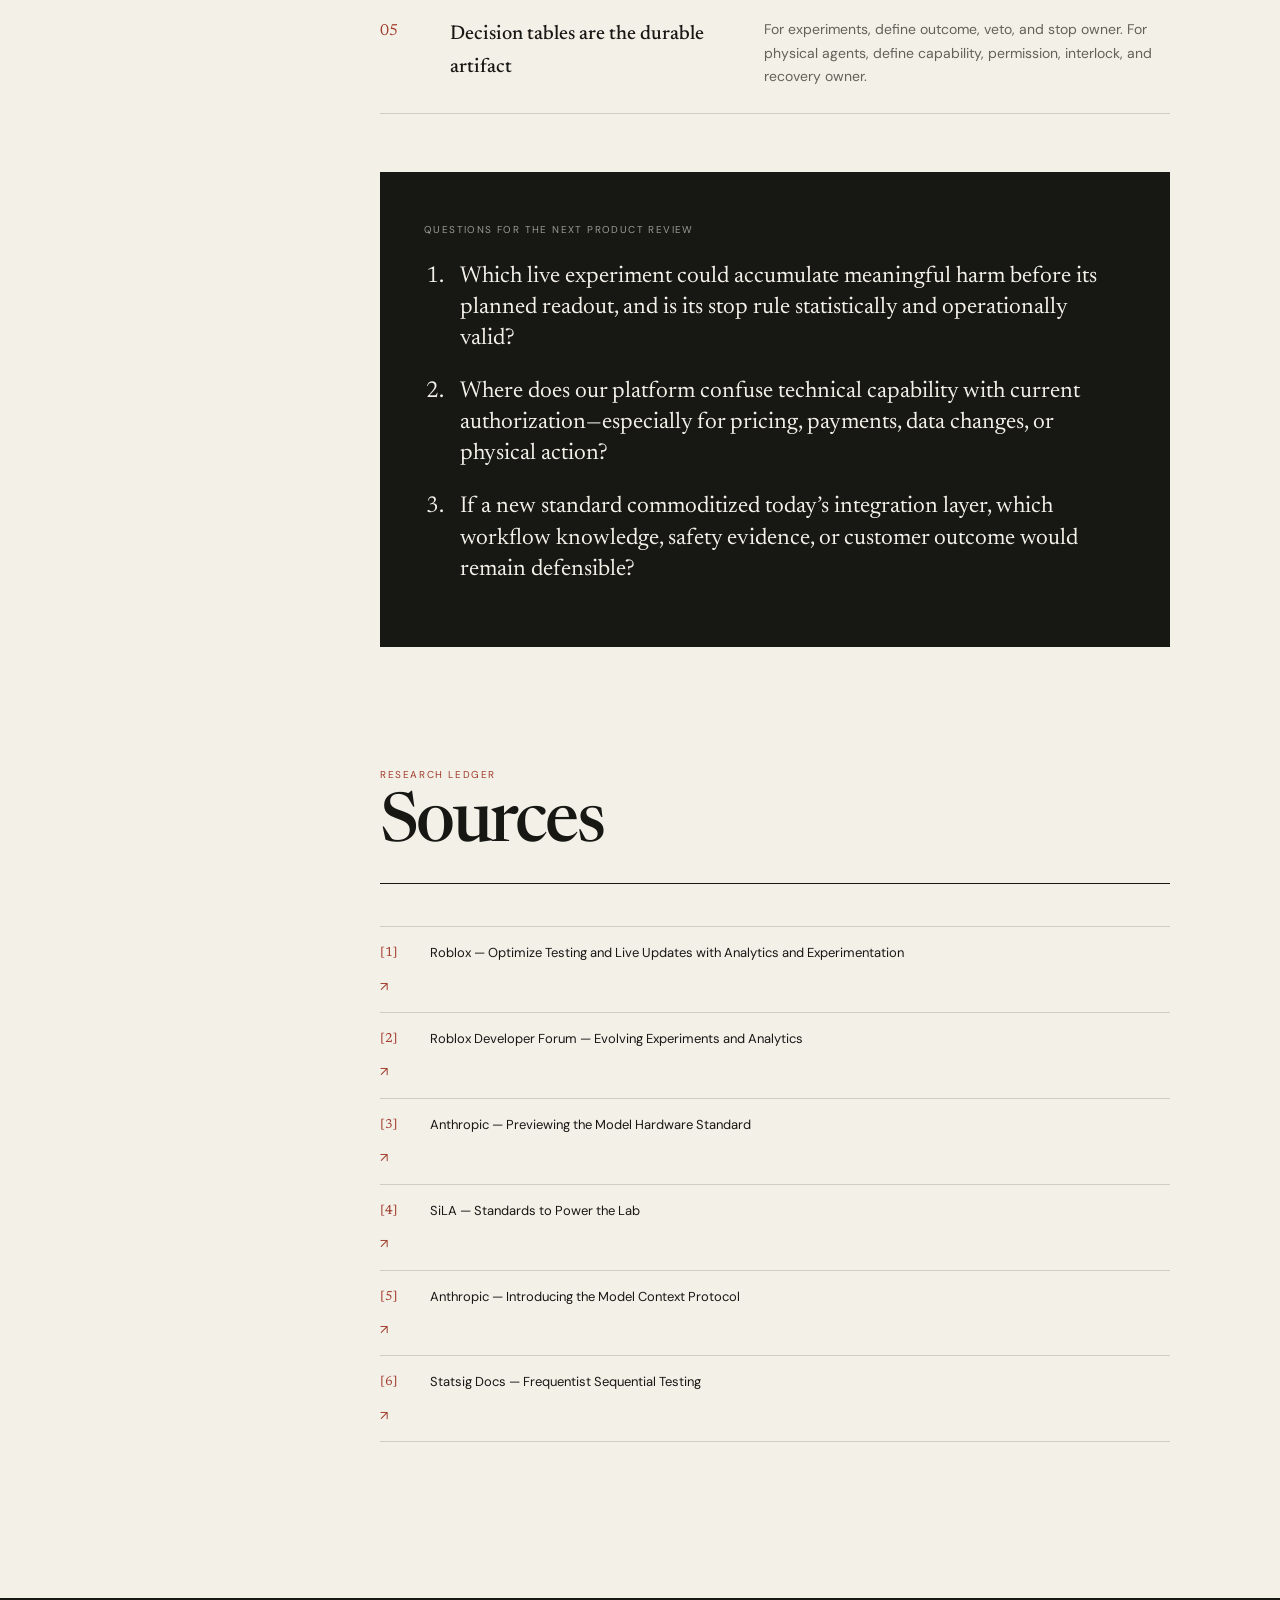
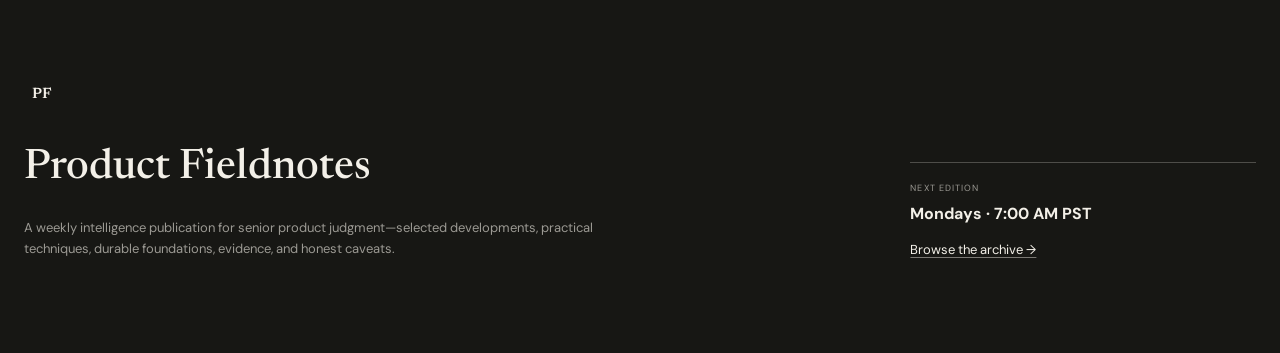
<file: reports/2026-08-31.html>
<!doctype html>
<html lang="en" data-theme="light">
<head>
  <meta charset="utf-8">
  <meta name="viewport" content="width=device-width, initial-scale=1">
  <meta name="description" content="Roblox is adding earlier safety checks to live experiments. Anthropic is testing a common interface for lab and manufacturing equipment.">
  <meta property="og:title" content="Safer experiments and shared hardware controls — Product Fieldnotes">
  <meta property="og:description" content="Roblox is adding earlier safety checks to live experiments. Anthropic is testing a common interface for lab and manufacturing equipment.">
  <meta property="og:image" content="../assets/images/2026-08-31-roblox-experimentation.png">
  <meta name="theme-color" content="#f3f0e8">
  <title>Safer experiments and shared hardware controls — Product Fieldnotes</title>
  <link rel="preconnect" href="https://fonts.googleapis.com">
  <link rel="preconnect" href="https://fonts.gstatic.com" crossorigin>
  <link href="https://fonts.googleapis.com/css2?family=DM+Sans:wght@400;500;600&family=Newsreader:opsz,wght@6..72,400;6..72,500;6..72,600&display=swap" rel="stylesheet">
  <link rel="stylesheet" href="../assets/css/site.css">
  <script defer src="../assets/js/site.js"></script>
</head>
<body>
  <div class="reading-progress" aria-hidden="true"><span></span></div>
  <a class="skip-link" href="#report">Skip to report</a>

  <header class="site-header">
    <div class="shell header-inner">
      <a class="brand" href="../index.html" aria-label="Product Fieldnotes home">
        <span class="brand-mark">PF</span>
        <span>Product Fieldnotes</span>
      </a>
      <nav aria-label="Primary navigation">
        <a class="active" href="../index.html">Latest</a>
        <a href="../archive.html">Archive</a>
        <a href="#about">About</a>
      </nav>
      <button class="theme-toggle" type="button" aria-label="Toggle color theme"><span aria-hidden="true">◐</span></button>
    </div>
  </header>

  <main id="report">
    <section class="cover shell">
      <div class="cover-copy">
        <p class="eyebrow">Senior Product Management Intelligence</p>
        <h1>Safer experiments and shared hardware controls</h1>
        <p class="dek">Roblox is adding earlier safety checks to live experiments. Anthropic is testing a common interface for lab and manufacturing equipment.</p>
        <div class="edition-meta">
          <span>August 31, 2026</span><span>12 min read</span><span>Weekly dossier</span>
        </div>
        <div class="topic-row" aria-label="Topics">
<span>Experimentation</span><span>Live operations</span><span>Platforms</span><span>Physical AI</span><span>Product risk</span>        </div>
      </div>
      <figure class="cover-media">
        <img src="../assets/images/2026-08-31-roblox-experimentation.png" alt="Roblox experimentation platform artwork showing analytics and configuration controls" width="1440" height="1080">
        <figcaption>Roblox is bringing targeting, segmented analysis, configuration, and early-harm alerts into one creator workflow. Official image: Roblox. <a href="https://about.roblox.com/newsroom/2026/08/optimize-testing-live-updates-roblox-analytics-experimentation-platform" target="_blank" rel="noopener">Source ↗</a></figcaption>
      </figure>
    </section>

    <section class="signal-strip" aria-label="Edition contents">
      <div class="shell signal-grid">
        <a href="#signal-01">
          <span>01</span>
          <strong>Experiment safety</strong>
          <small>Medium</small>
        </a>
        <a href="#signal-02">
          <span>02</span>
          <strong>Physical AI</strong>
          <small>Medium</small>
        </a>
      </div>
    </section>

    <div class="report-layout shell">
      <aside class="toc" aria-label="On this page">
        <p>In this edition</p>
        <a href="#frontier">Frontier developments</a>
        <a href="#technique">Technique deep dive</a>
<a href="#foundation">Foundations refresher</a>        <a href="#implications">Cross-cutting implications</a>
        <a href="#sources">Sources</a>
      </aside>

      <article class="article-body">
        <aside class="editor-note">
          <span>Editorial standard</span>
          <p>Only two developments cleared this week&#39;s bar. Both come from vendors, so treat the product details as credible and the promised impact as unproven.</p>
        </aside>

        <section id="frontier" class="report-section">
          <header class="section-heading">
            <p>01 / Current landscape</p>
            <h2>Frontier developments</h2>
            <div class="rule"></div>
          </header>

          <section id="signal-01" class="development">
            <div class="development-index">
              <span>01</span>
              <p>Experiment safety</p>
              <em>Medium</em>
            </div>
            <div class="development-content">
              <h3>Roblox packages segmented experimentation with early-harm controls</h3>
              <div class="analysis-block"><h4>What it is</h4><p>Roblox is adding audience targeting, segmented results, and early warnings to its experiment tools. The warnings watch the first 24 hours for sharp drops in playtime, revenue, or payer conversion. Some controls are still rolling out, and Roblox shared examples where tests caused spam, crashes, and poor frame rates.</p></div>
              <div class="novelty-pair">
                <div><h4>What is actually new</h4><p>The tools now connect audience selection, feature delivery, analysis, and early warnings in one workflow. Teams can ask who was exposed and whether harm warrants an early stop.</p></div>
                <div><h4>What is not new</h4><p>A/B tests, segmentation, feature flags, and alerts are established tools. Roblox already offered most of them separately. The update joins them; it does not create a new experiment method.</p></div>
              </div>
              <div class="analysis-block why"><h4>Why it matters</h4><p>Teams need three clear roles: one metric measures value, a guardrail stops exposure, and a named owner decides when to intervene. Audience targeting also needs review. Eligibility rules can change who receives an offer, price, or risk.</p></div>
              <div class="analysis-block"><h4>How to apply it</h4>
                <ul><li>Name one primary outcome and no more than three catastrophic guardrails before exposure begins.</li><li>Define eligibility independently of the hoped-for result and record why each excluded segment is excluded.</li><li>Pre-register a stopping rule, alert recipient, response time, and rollback mechanism.</li><li>Keep assignment and exposure logs after a stop. A safety interruption does not provide a clean estimate of product lift.</li><li>Treat unplanned segment cuts as follow-up hypotheses unless the analysis plan and statistical power supported them in advance.</li></ul>
              </div>
              <div class="decision-trigger" aria-label="Decision trigger">
                <div><h4>Act when</h4><p>A production experiment can materially damage revenue, retention, trust, or service health before the planned fixed-horizon readout.</p></div>
                <div><h4>Monitor when</h4><p>The announced controls do not support a critical metric or segment, or the sequential decision logic behind the alert remains unclear.</p></div>
                <div><h4>Ignore when</h4><p>Exposure is tiny, the change is offline, harm is readily reversible, and an ordinary pre-committed fixed-horizon readout is sufficient.</p></div>
              </div>
              <div class="caveat"><strong>Evidence & caveat</strong><p>The workflow is credible, but its impact is unclear. Extra segment cuts can produce false discoveries. Roblox has not published its alerting method, false-alarm rate, adoption, or causal impact.</p></div>
              <p class="source-pointers">Sources <a href="#source-1">[1]</a><a href="#source-2">[2]</a></p>
            </div>
          </section>
          <section id="signal-02" class="development">
            <div class="development-index">
              <span>02</span>
              <p>Physical AI</p>
              <em>Medium</em>
            </div>
            <div class="development-content">
              <h3>Anthropic previews an agent-facing hardware abstraction layer</h3>
              <figure class="inline-media">
                <img src="../assets/images/2026-08-31-model-hardware-standard.jpg" alt="Anthropic Model Hardware Standard research preview artwork depicting connected laboratory equipment" loading="lazy">
                <figcaption>The proposed standard places an agent-facing layer over heterogeneous programmable equipment. Official research-preview image: Anthropic.</figcaption>
              </figure>
              <div class="analysis-block"><h4>What it is</h4><p>Anthropic previewed the Model Hardware Standard, or MHS. It gives agents a common way to discover and control programmable lab or manufacturing equipment. Drivers expose commands and safety limits, and Anthropic has tested the idea with robotic arms, microscopes, liquid handlers, and other equipment.</p></div>
              <div class="novelty-pair">
                <div><h4>What is actually new</h4><p>MHS adds an agent-friendly layer above device drivers. It combines simple commands with plain-language context and declared limits. Agents can reason about a task, then hand precise steps to deterministic code.</p></div>
                <div><h4>What is not new</h4><p>Device standards already exist. SiLA has supported discoverable lab equipment for years, and MCP already connects agents to software tools. MHS tries to join those two ideas for physical equipment.</p></div>
              </div>
              <div class="analysis-block why"><h4>Why it matters</h4><p>A common interface could reduce custom integration work. Product advantage would then depend more on workflow design, safety evidence, recovery, and domain knowledge. Teams must still decide what the agent may do and who can stop it.</p></div>
              <div class="analysis-block"><h4>How to apply it</h4>
                <ul><li>Map the current integration burden by device, protocol, validation work, and specialist time.</li><li>Separate capability from permission. Knowing that an arm can move does not mean an agent may move it now.</li><li>Prototype one reversible, observable workflow with a deterministic fallback before attempting multi-device autonomy.</li><li>Require simulation or dry-run mode, bounded commands, interlocks, human stop authority, state reconciliation, and incident replay.</li><li>Test portability by replacing the model, agent harness, and one device separately. An open interface is useless if substitution breaks the workflow.</li></ul>
              </div>
              <div class="decision-trigger" aria-label="Decision trigger">
                <div><h4>Act when</h4><p>A roadmap depends on several programmable instruments or robots and bespoke integrations dominate delivery time, validation effort, or safety review.</p></div>
                <div><h4>Monitor when</h4><p>Physical automation is strategic but required devices are outside the preview, lack programmable interfaces, or need independent safety evidence.</p></div>
                <div><h4>Ignore when</h4><p>The product has no physical actuation, uses one stable device, or deterministic orchestration already meets the need at lower risk.</p></div>
              </div>
              <div class="caveat"><strong>Evidence & caveat</strong><p>MHS may matter, but broad adoption is far from certain. Existing standards could absorb the same ideas. MHS is not open source yet, and experts must still supervise physical work.</p></div>
              <p class="source-pointers">Sources <a href="#source-3">[3]</a><a href="#source-4">[4]</a><a href="#source-5">[5]</a></p>
            </div>
          </section>
        </section>

        <section id="technique" class="report-section technique-section">
          <header class="section-heading">
            <p>02 / Practice</p><h2>Technique deep dive</h2><div class="rule"></div>
          </header>
          <h3>The pre-registered experiment kill switch</h3>
          <p class="lead"><strong>Problem it solves.</strong> Teams often watch an A/B test and stop when a graph looks good or bad. Repeated peeking can invalidate the result. A credible kill switch needs an operating plan and a pre-set decision rule.</p>
          <ol class="steps">
            <li><span>01</span><div><h4>Write the decision before the test</h4><p>State the primary outcome, minimum useful effect, planned horizon, assignment unit, eligibility criteria, and decision owner.</p></div></li>
            <li><span>02</span><div><h4>Choose catastrophic guardrails</h4><p>Choose only harms that justify interruption, such as crashes, failed payments, severe complaints, or material revenue loss. Do not make every dashboard metric a veto.</p></div></li>
            <li><span>03</span><div><h4>Define the tripwire</h4><p>Set the harmful direction, threshold, minimum exposure, and monitoring cadence. Use a valid sequential boundary for automatic stops. Otherwise, treat the alert as a reason to investigate.</p></div></li>
            <li><span>04</span><div><h4>Design and rehearse the response</h4><p>Name the alert owner, response target, rollback path, and communication owner. Test the full response in a sandbox before launch.</p></div></li>
            <li><span>05</span><div><h4>Classify the stop</h4><p>Distinguish instrumentation failure, implementation defect, genuine customer harm, and statistical noise. Preserve original assignment and exposure data, and document why intervention occurred.</p></div></li>
            <li><span>06</span><div><h4>Protect the interpretation</h4><p>Do not promote a stopped test into a winner. Early evidence can support a safety decision while remaining too weak or biased to estimate durable lift precisely.</p></div></li>
            <li><span>07</span><div><h4>Retrospect the control</h4><p>Review misses, false alarms, time to intervention, affected exposure, and whether the threshold represented customer harm rather than executive discomfort.</p></div></li>
          </ol>
          <div class="worked-example"><span>Worked example</span><p>A team tests a faster checkout, using purchases as the main metric and payment errors as a stop condition. Purchases rise, but payment errors cross the pre-set limit. The owner stops the test, saves the logs, rolls back, and fixes the payment path before testing again.</p></div>
          <div class="use-grid">
            <div><h4>Use when</h4><p>Use when exposure is live, harm can accumulate before the normal readout, rollback is available, instrumentation is trustworthy, and intervention authority can be defined before results appear.</p></div>
            <div><h4>Avoid when</h4><p>Avoid automatic statistical stopping for tiny samples, rare severe events with weak telemetry, treatments that cannot be withdrawn, or high-stakes domains where expert or regulatory review must supersede a platform alert. Stop immediately for a known critical defect rather than waiting for significance.</p></div>
          </div>
          <p><strong>Common failure modes.</strong> Do not choose thresholds after results appear. Do not give every metric equal stop authority or stop on a noisy proxy. Keep assignment data, name a responder, and test the rollback.</p>
        </section>


        <section id="foundation" class="report-section foundation-section">
          <header class="section-heading">
            <p>04 / Foundations</p><h2>Guardrails are constraints, not objectives</h2><div class="rule"></div>
          </header>
          <div class="foundation-grid">
            <div><h4>Original idea</h4><p>The main metric measures value. A guardrail checks whether the test causes unacceptable harm. Roblox showed why this matters: a social feature increased spam and pushed users into private servers.</p></div>
            <div><h4>What still holds</h4><p>Passing a guardrail does not prove that a feature is useful. A guardrail should mark a real harm boundary. It should not become a second objective.</p></div>
            <div><h4>Common misuse</h4><p>A small fluctuation should not block every launch. Teams also misuse fixed-horizon statistics when they watch results continuously and stop at a convenient moment.</p></div>
            <div><h4>Modern update</h4><p>Separate stopping a harmful test from estimating its long-term value. Set thresholds before launch. Preserve the assignment data and report safety stops separately from lift estimates.</p></div>
          </div>
          <blockquote>Which metric earns the decision, which metric can veto it, and what customer harm authorizes that veto?</blockquote>
        </section>

        <section id="implications" class="report-section implication-section">
          <header class="section-heading">
            <p>05 / Synthesis</p><h2>Cross-cutting implications</h2><div class="rule"></div>
          </header>
          <div class="pattern-list">
<div><span>01</span><h3>Control is becoming executable</h3><p>Experiment thresholds and hardware limits are moving into runtime systems. PMs need to define behavior, ownership, and recovery.</p></div><div><span>02</span><h3>Segmentation and interoperability relocate power</h3><p>Segmentation decides who receives a treatment. A standard decides which vendors are replaceable. Both choices shape product strategy.</p></div><div><span>03</span><h3>Observability is not authority</h3><p>Detecting a harmful metric or discovering a device capability does not answer who may act, how quickly, or under what approval.</p></div><div><span>04</span><h3>Vendor evidence explains mechanisms, not generalization</h3><p>Both developments show credible product shapes, but neither provides independent portfolio-level evidence of customer or economic impact.</p></div><div><span>05</span><h3>Decision tables are the durable artifact</h3><p>For experiments, define outcome, veto, and stop owner. For physical agents, define capability, permission, interlock, and recovery owner.</p></div>          </div>
          <div class="questions">
            <p>Questions for the next product review</p>
            <ol><li>Which live experiment could accumulate meaningful harm before its planned readout, and is its stop rule statistically and operationally valid?</li><li>Where does our platform confuse technical capability with current authorization—especially for pricing, payments, data changes, or physical action?</li><li>If a new standard commoditized today’s integration layer, which workflow knowledge, safety evidence, or customer outcome would remain defensible?</li></ol>
          </div>
        </section>


        <section id="sources" class="report-section sources-section">
          <header class="section-heading"><p>Research ledger</p><h2>Sources</h2><div class="rule"></div></header>
          <ol>
<li id="source-1"><a href="https://about.roblox.com/newsroom/2026/08/optimize-testing-live-updates-roblox-analytics-experimentation-platform" target="_blank" rel="noopener">Roblox — Optimize Testing and Live Updates with Analytics and Experimentation <span>↗</span></a></li><li id="source-2"><a href="https://devforum.roblox.com/t/evolving-experiments-and-analytics-segmentation-experiment-targeting-early-access-program/4828462" target="_blank" rel="noopener">Roblox Developer Forum — Evolving Experiments and Analytics <span>↗</span></a></li><li id="source-3"><a href="https://www.anthropic.com/news/model-hardware-standard-research-preview" target="_blank" rel="noopener">Anthropic — Previewing the Model Hardware Standard <span>↗</span></a></li><li id="source-4"><a href="https://sila-standard.com/standards" target="_blank" rel="noopener">SiLA — Standards to Power the Lab <span>↗</span></a></li><li id="source-5"><a href="https://www.anthropic.com/news/model-context-protocol" target="_blank" rel="noopener">Anthropic — Introducing the Model Context Protocol <span>↗</span></a></li><li id="source-6"><a href="https://docs.statsig.com/experiments-plus/sequential-testing" target="_blank" rel="noopener">Statsig Docs — Frequentist Sequential Testing <span>↗</span></a></li>          </ol>
        </section>
      </article>
    </div>
  </main>

  <footer id="about">
    <div class="shell footer-grid">
      <div><span class="brand-mark">PF</span><h2>Product Fieldnotes</h2><p>A weekly intelligence publication for senior product judgment—selected developments, practical techniques, durable foundations, evidence, and honest caveats.</p></div>
      <div><p>Next edition</p><strong>Mondays · 7:00 AM PST</strong><a href="../archive.html">Browse the archive →</a></div>
    </div>
  </footer>
</body>
</html>
</file>
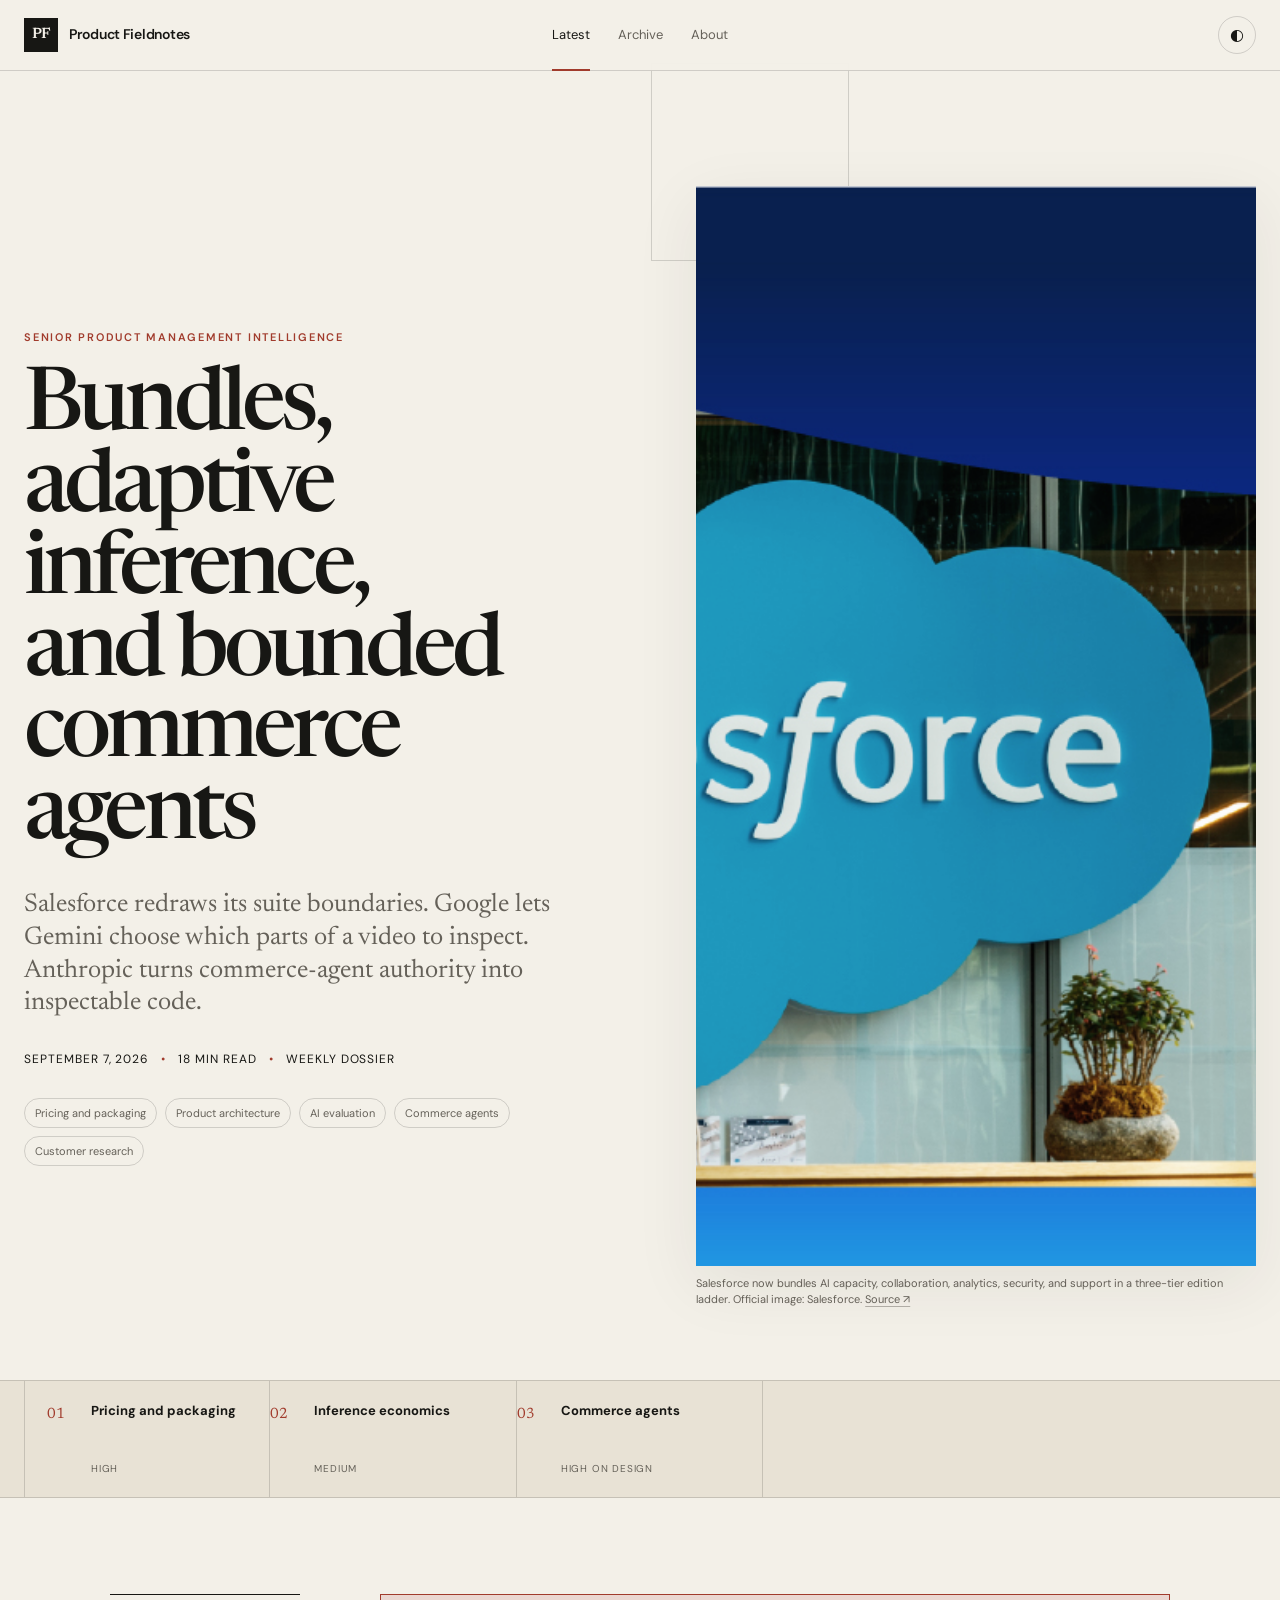
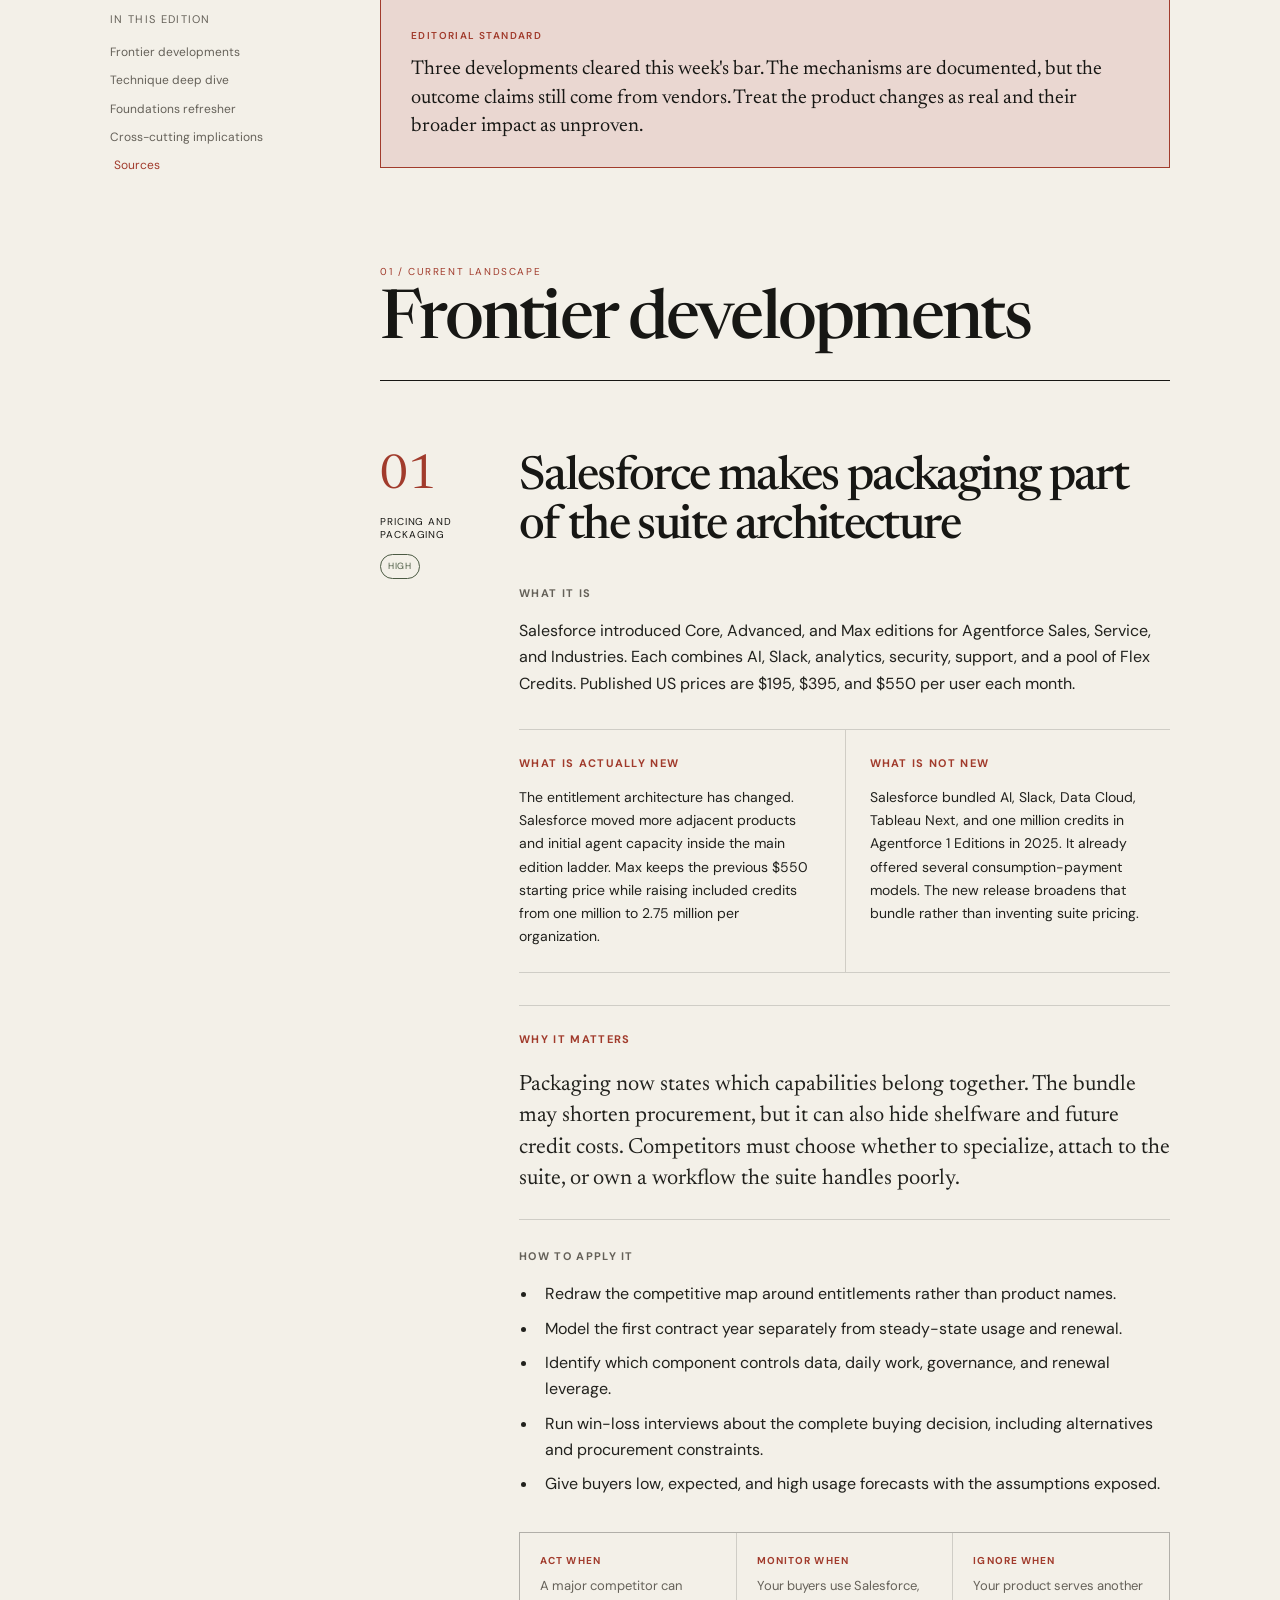
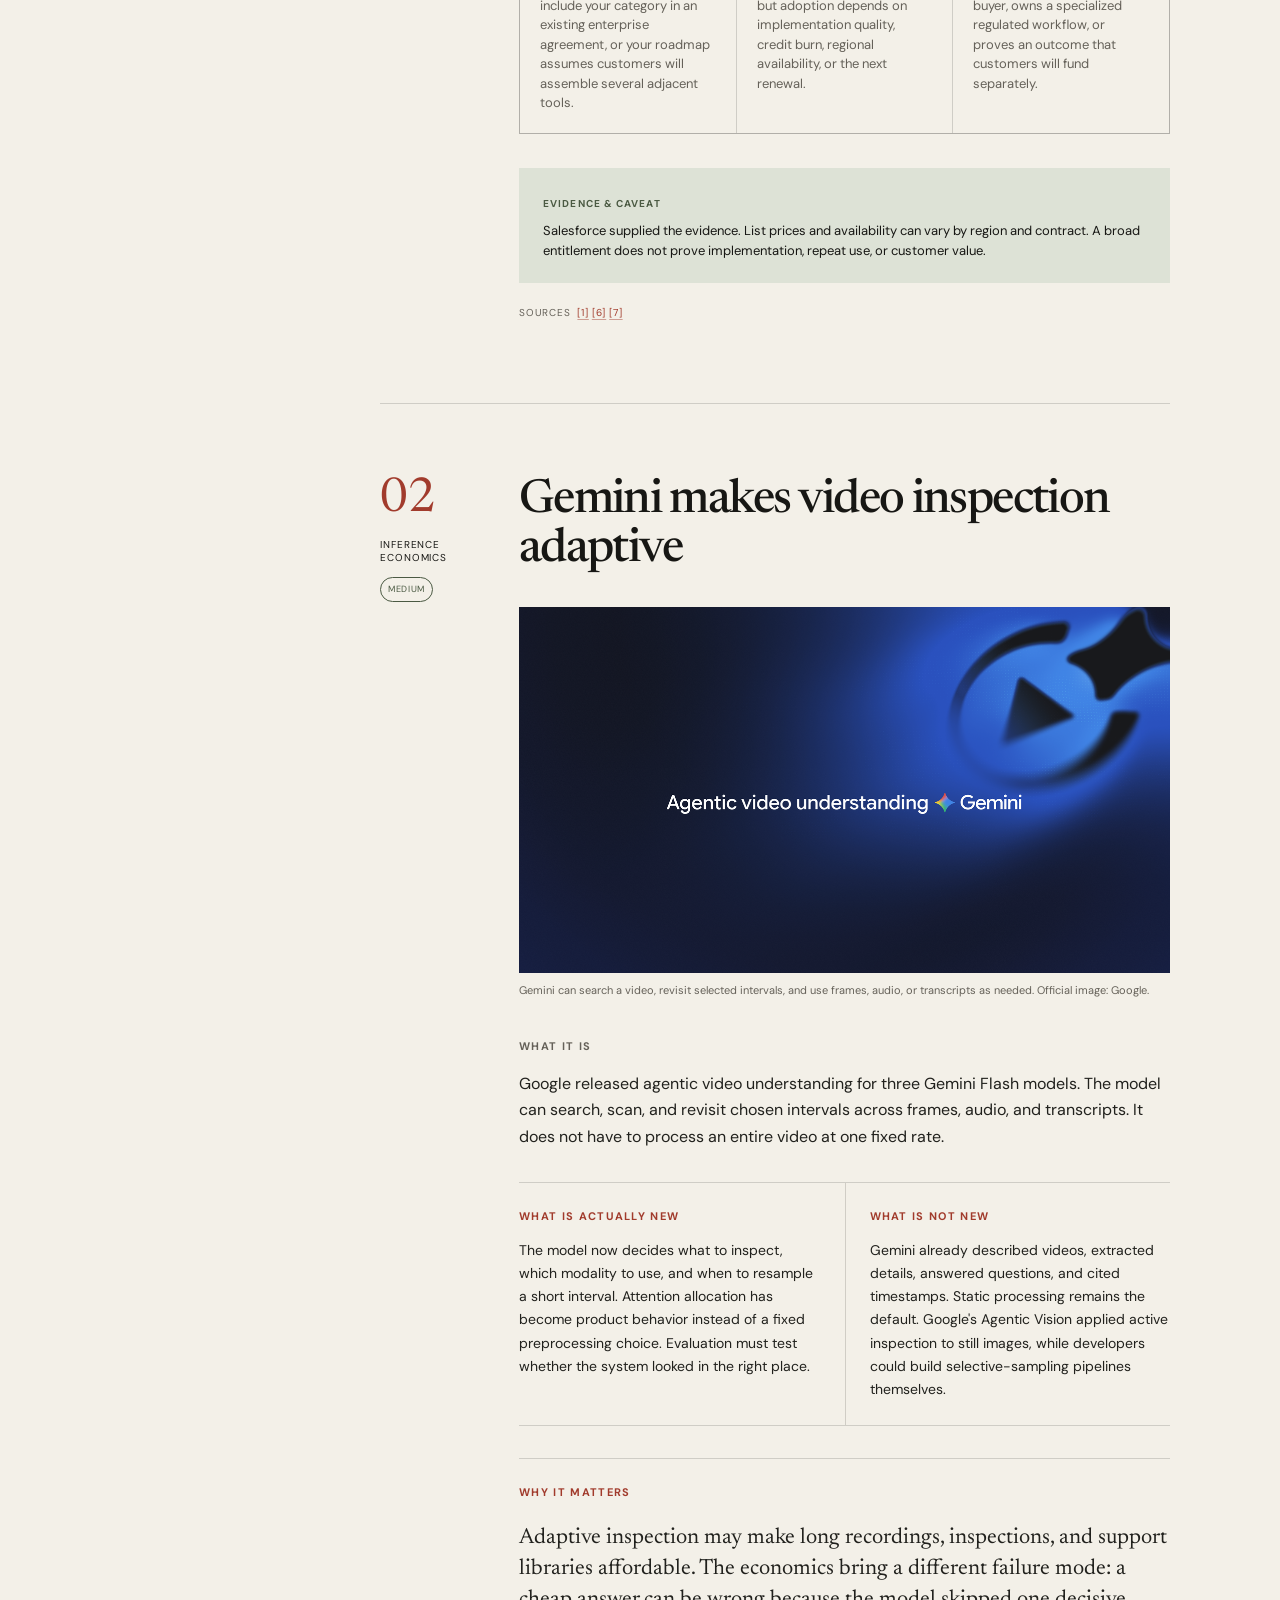
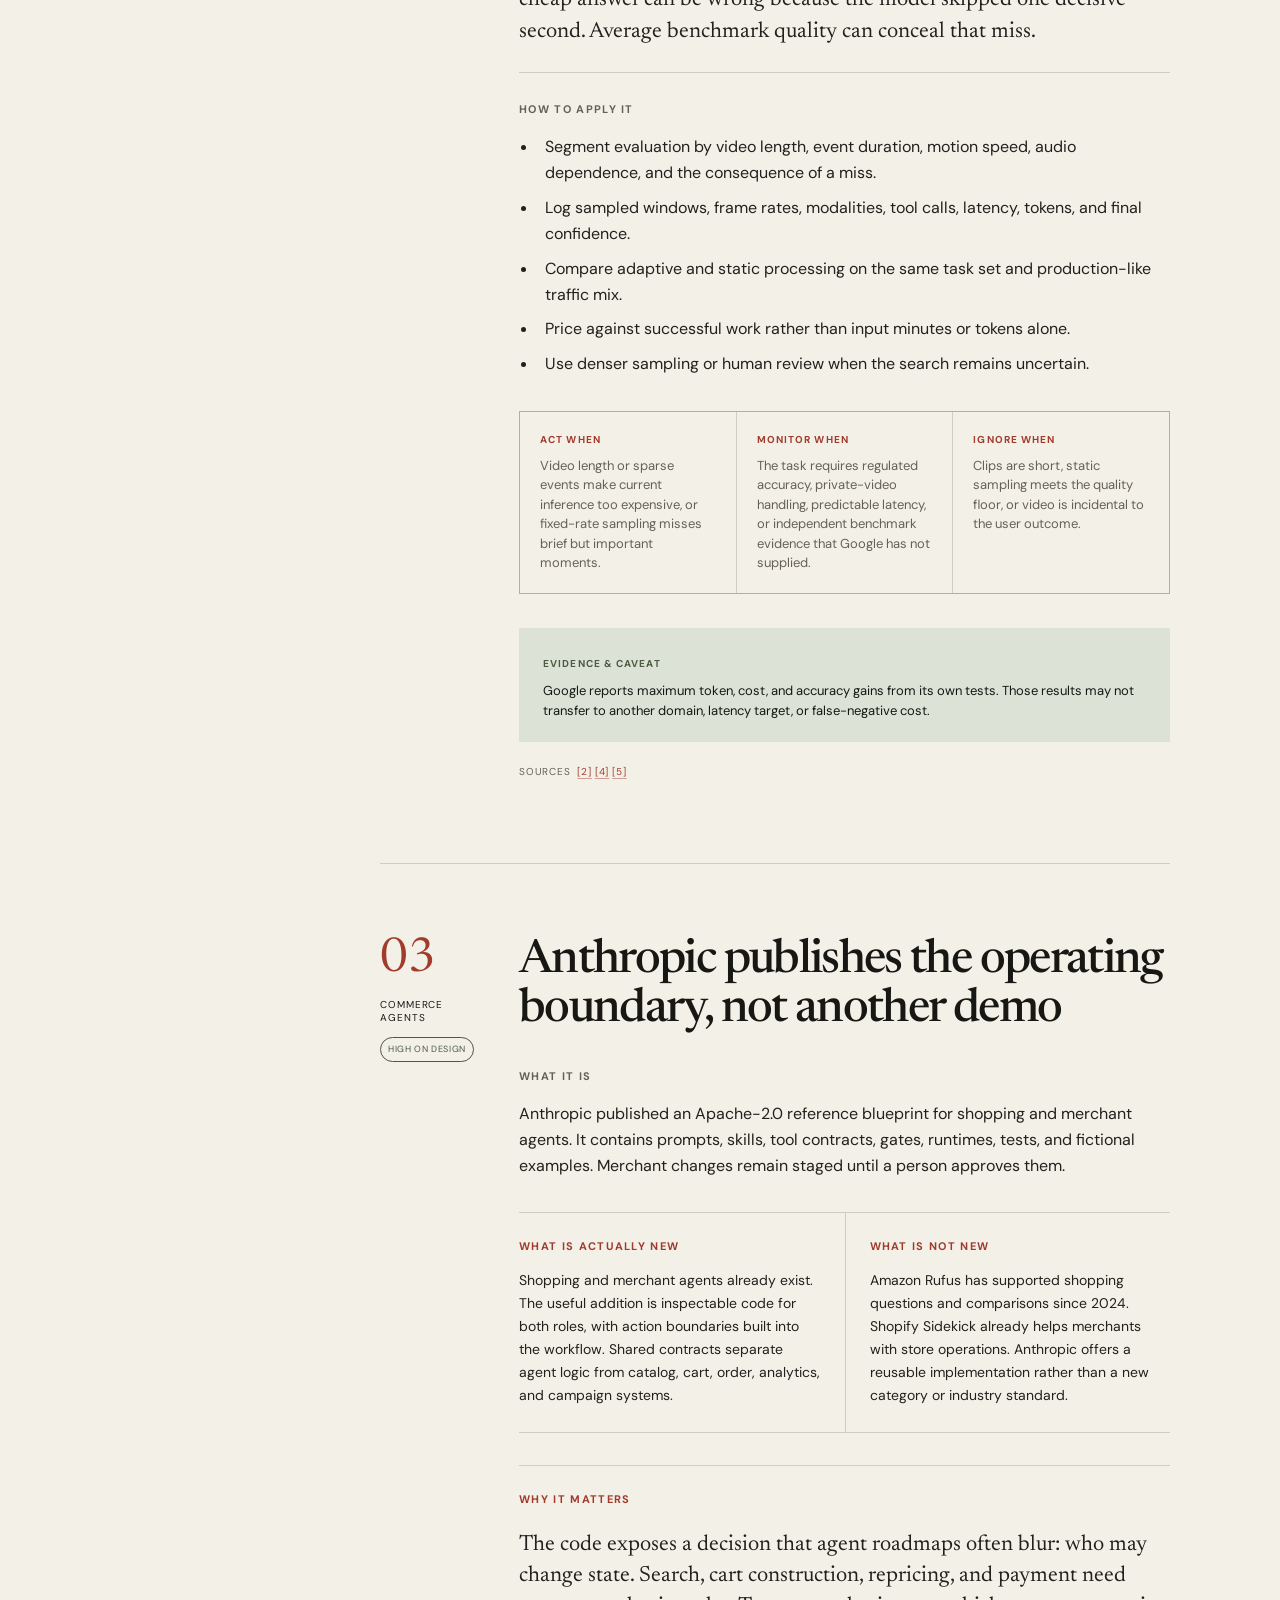
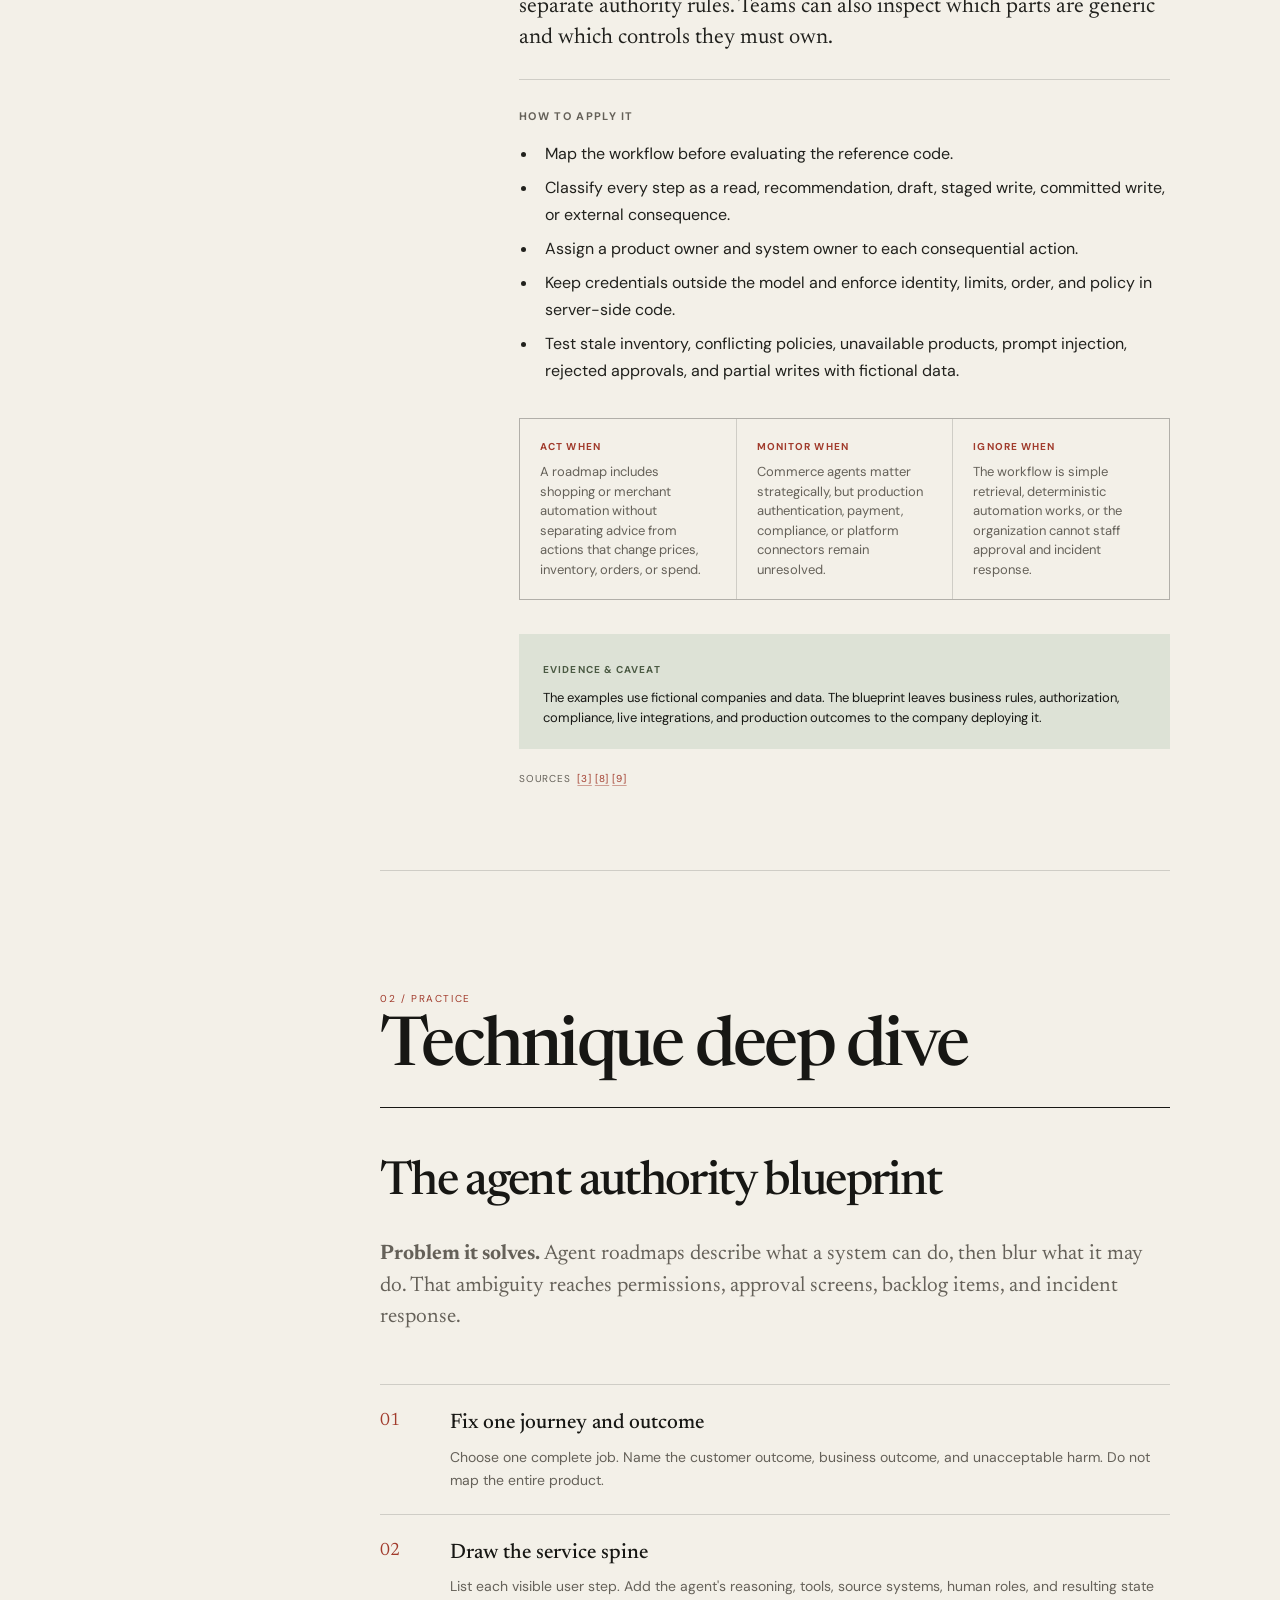
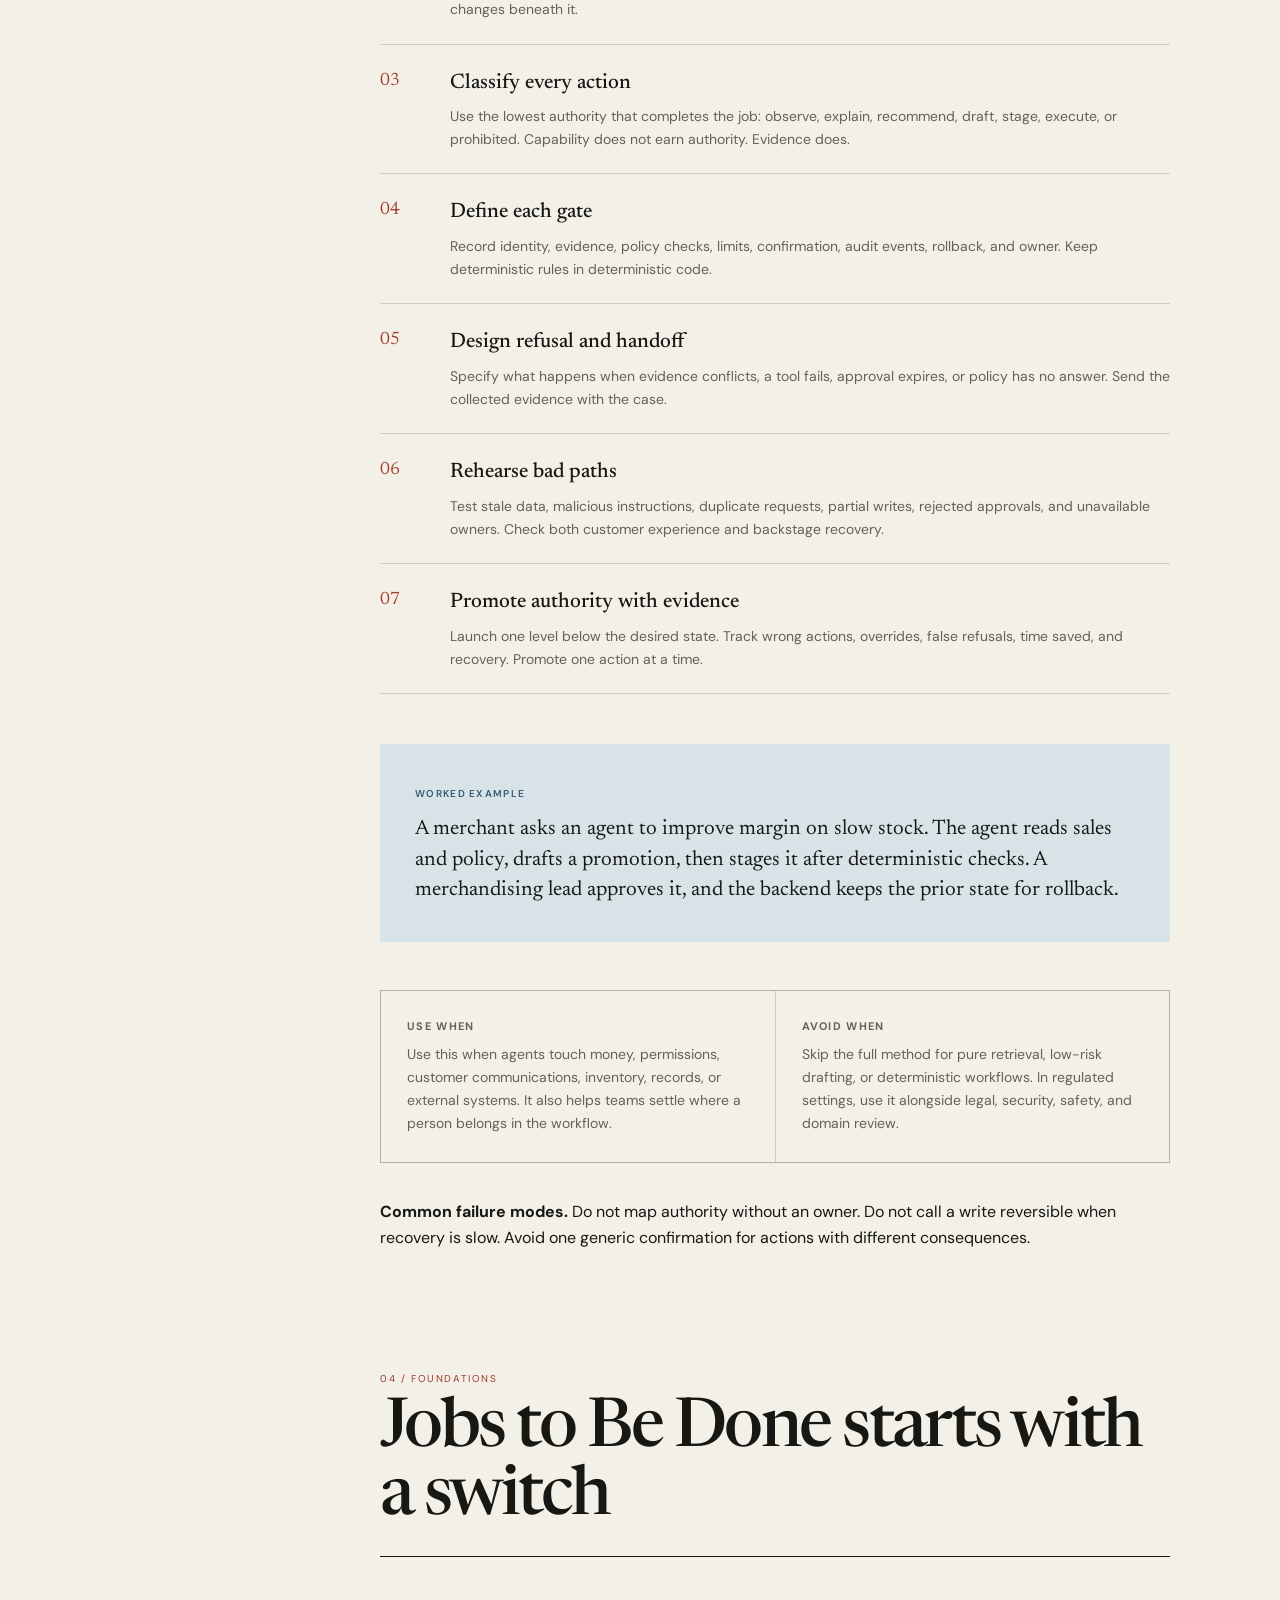
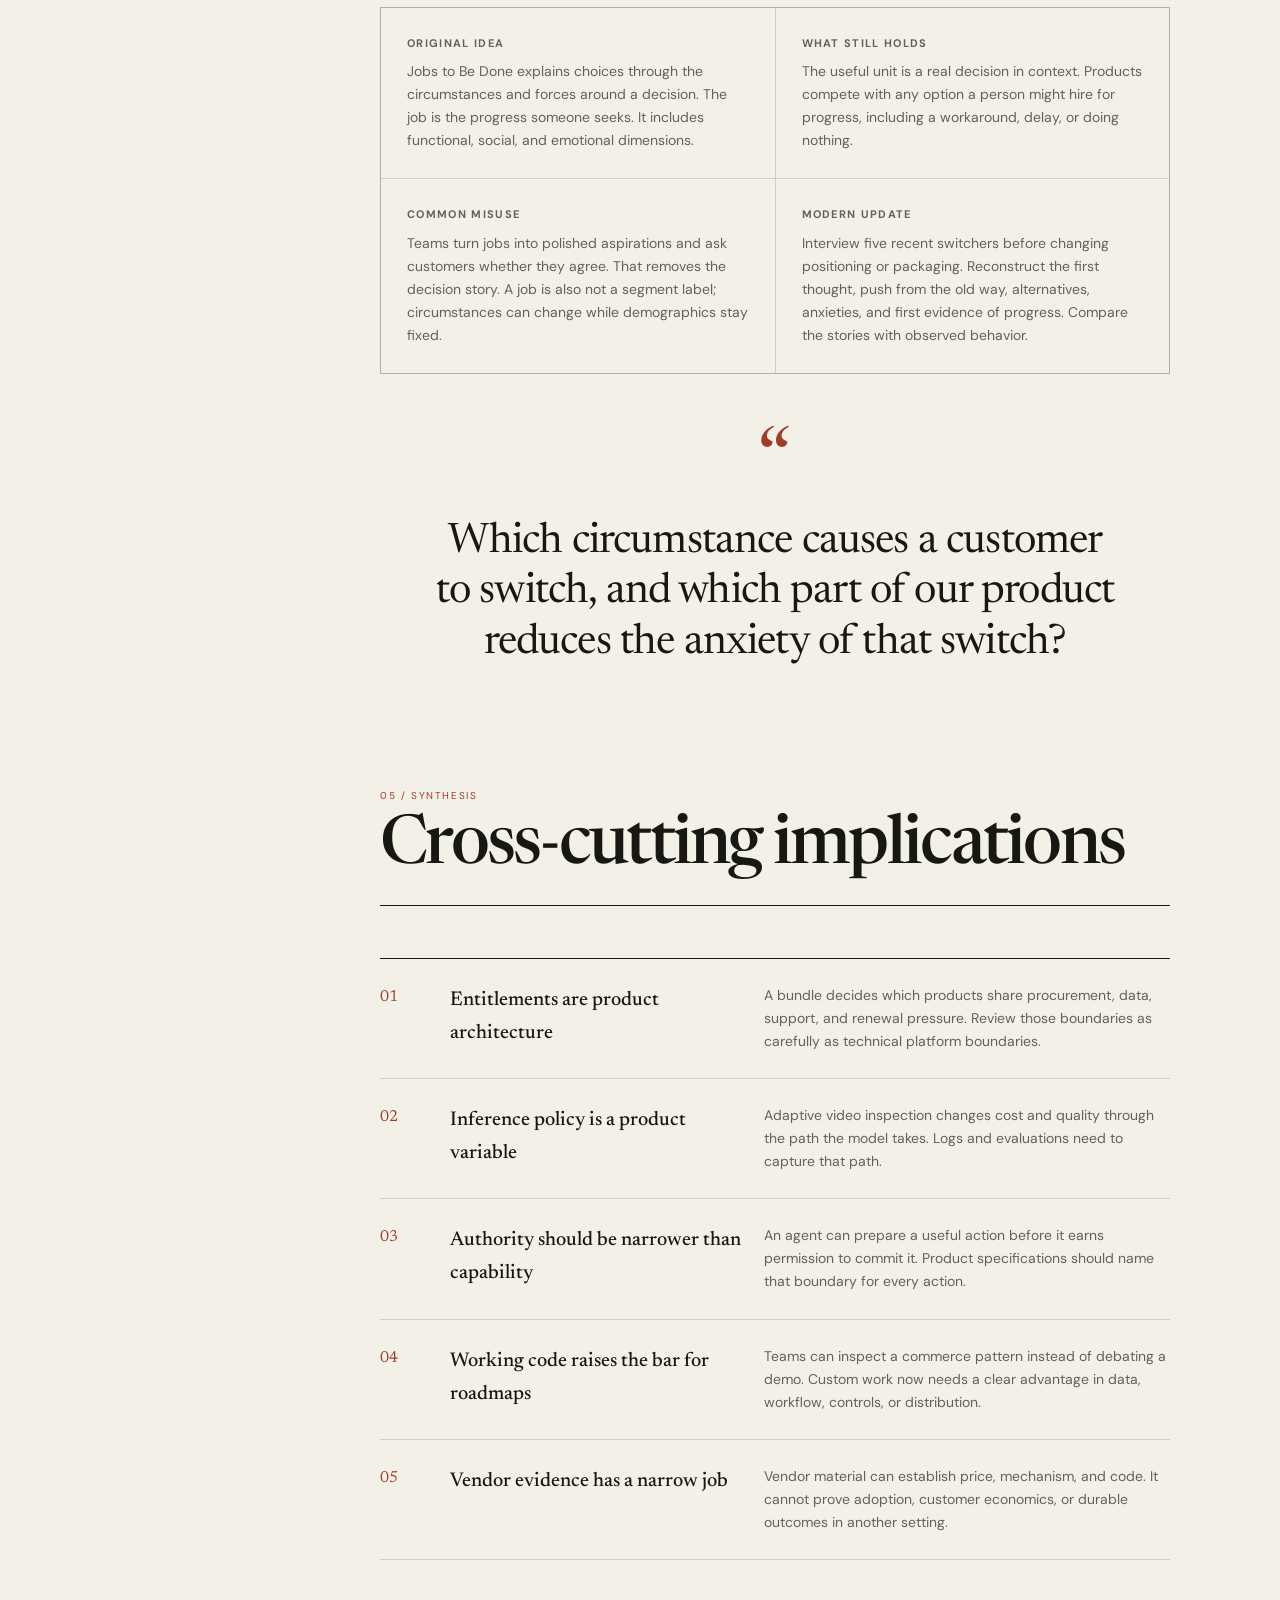
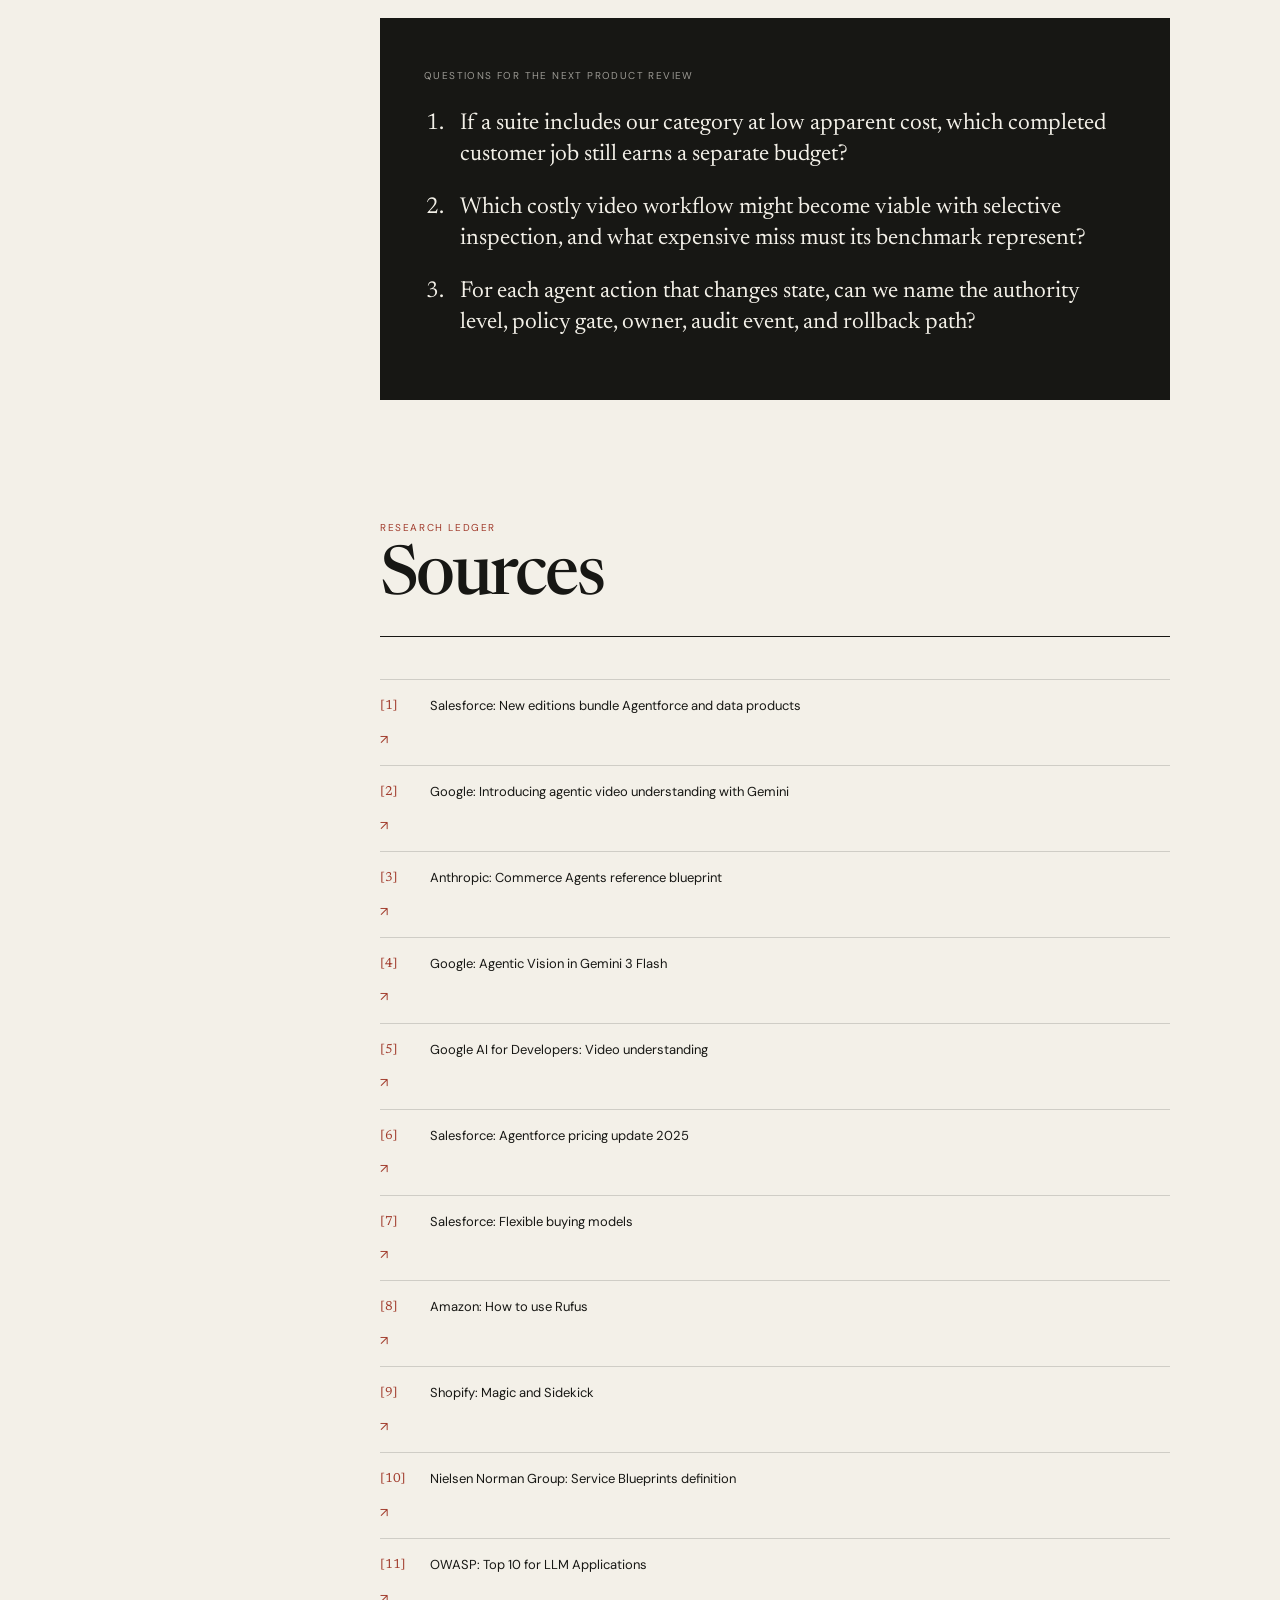
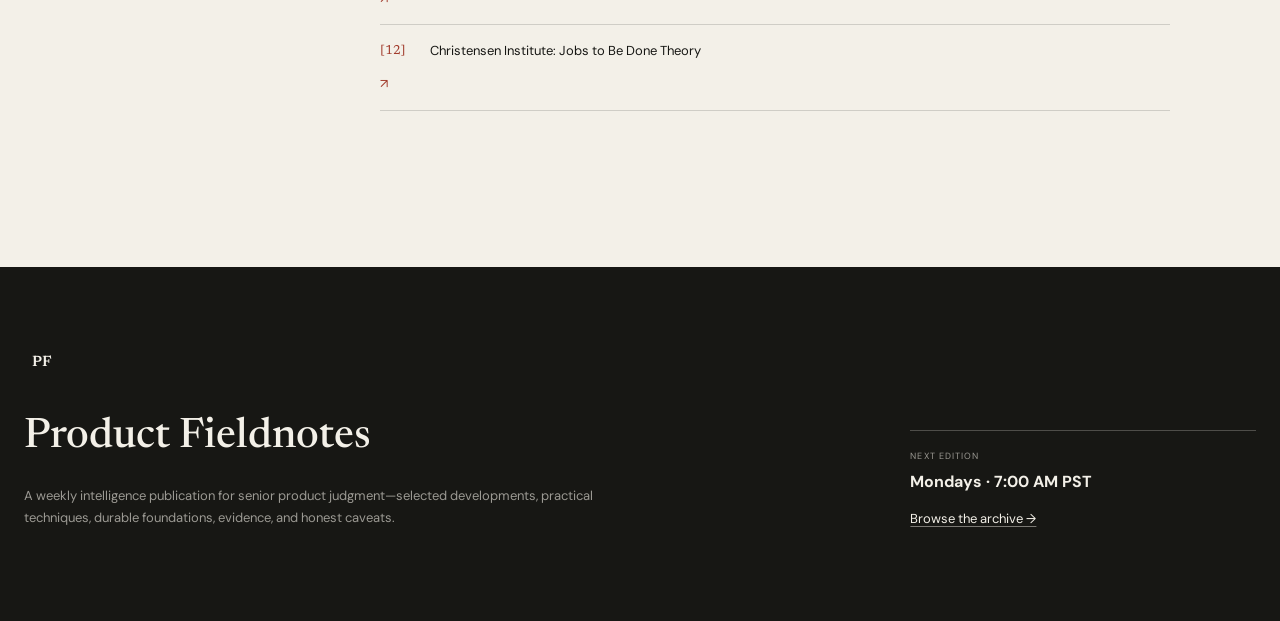
<file: reports/2026-09-07.html>
<!doctype html>
<html lang="en" data-theme="light">
<head>
  <meta charset="utf-8">
  <meta name="viewport" content="width=device-width, initial-scale=1">
  <meta name="description" content="Salesforce redraws its suite boundaries. Google lets Gemini choose which parts of a video to inspect. Anthropic turns commerce-agent authority into inspectable code.">
  <meta property="og:title" content="Bundles, adaptive inference, and bounded commerce agents — Product Fieldnotes">
  <meta property="og:description" content="Salesforce redraws its suite boundaries. Google lets Gemini choose which parts of a video to inspect. Anthropic turns commerce-agent authority into inspectable code.">
  <meta property="og:image" content="../assets/images/2026-09-07-salesforce-editions.jpg">
  <meta name="theme-color" content="#f3f0e8">
  <title>Bundles, adaptive inference, and bounded commerce agents — Product Fieldnotes</title>
  <link rel="preconnect" href="https://fonts.googleapis.com">
  <link rel="preconnect" href="https://fonts.gstatic.com" crossorigin>
  <link href="https://fonts.googleapis.com/css2?family=DM+Sans:wght@400;500;600&family=Newsreader:opsz,wght@6..72,400;6..72,500;6..72,600&display=swap" rel="stylesheet">
  <link rel="stylesheet" href="../assets/css/site.css">
  <script defer src="../assets/js/site.js"></script>
</head>
<body>
  <div class="reading-progress" aria-hidden="true"><span></span></div>
  <a class="skip-link" href="#report">Skip to report</a>

  <header class="site-header">
    <div class="shell header-inner">
      <a class="brand" href="../index.html" aria-label="Product Fieldnotes home">
        <span class="brand-mark">PF</span>
        <span>Product Fieldnotes</span>
      </a>
      <nav aria-label="Primary navigation">
        <a class="active" href="../index.html">Latest</a>
        <a href="../archive.html">Archive</a>
        <a href="#about">About</a>
      </nav>
      <button class="theme-toggle" type="button" aria-label="Toggle color theme"><span aria-hidden="true">◐</span></button>
    </div>
  </header>

  <main id="report">
    <section class="cover shell">
      <div class="cover-copy">
        <p class="eyebrow">Senior Product Management Intelligence</p>
        <h1>Bundles, adaptive inference, and bounded commerce agents</h1>
        <p class="dek">Salesforce redraws its suite boundaries. Google lets Gemini choose which parts of a video to inspect. Anthropic turns commerce-agent authority into inspectable code.</p>
        <div class="edition-meta">
          <span>September 7, 2026</span><span>18 min read</span><span>Weekly dossier</span>
        </div>
        <div class="topic-row" aria-label="Topics">
<span>Pricing and packaging</span><span>Product architecture</span><span>AI evaluation</span><span>Commerce agents</span><span>Customer research</span>        </div>
      </div>
      <figure class="cover-media">
        <img src="../assets/images/2026-09-07-salesforce-editions.jpg" alt="Salesforce artwork for the Core, Advanced, and Max product editions" width="1440" height="1080">
        <figcaption>Salesforce now bundles AI capacity, collaboration, analytics, security, and support in a three-tier edition ladder. Official image: Salesforce. <a href="https://www.salesforce.com/news/stories/salesforce-simplifies-editions-2026" target="_blank" rel="noopener">Source ↗</a></figcaption>
      </figure>
    </section>

    <section class="signal-strip" aria-label="Edition contents">
      <div class="shell signal-grid">
        <a href="#signal-01">
          <span>01</span>
          <strong>Pricing and packaging</strong>
          <small>High</small>
        </a>
        <a href="#signal-02">
          <span>02</span>
          <strong>Inference economics</strong>
          <small>Medium</small>
        </a>
        <a href="#signal-03">
          <span>03</span>
          <strong>Commerce agents</strong>
          <small>High on design</small>
        </a>
      </div>
    </section>

    <div class="report-layout shell">
      <aside class="toc" aria-label="On this page">
        <p>In this edition</p>
        <a href="#frontier">Frontier developments</a>
        <a href="#technique">Technique deep dive</a>
<a href="#foundation">Foundations refresher</a>        <a href="#implications">Cross-cutting implications</a>
        <a href="#sources">Sources</a>
      </aside>

      <article class="article-body">
        <aside class="editor-note">
          <span>Editorial standard</span>
          <p>Three developments cleared this week&#39;s bar. The mechanisms are documented, but the outcome claims still come from vendors. Treat the product changes as real and their broader impact as unproven.</p>
        </aside>

        <section id="frontier" class="report-section">
          <header class="section-heading">
            <p>01 / Current landscape</p>
            <h2>Frontier developments</h2>
            <div class="rule"></div>
          </header>

          <section id="signal-01" class="development">
            <div class="development-index">
              <span>01</span>
              <p>Pricing and packaging</p>
              <em>High</em>
            </div>
            <div class="development-content">
              <h3>Salesforce makes packaging part of the suite architecture</h3>
              <div class="analysis-block"><h4>What it is</h4><p>Salesforce introduced Core, Advanced, and Max editions for Agentforce Sales, Service, and Industries. Each combines AI, Slack, analytics, security, support, and a pool of Flex Credits. Published US prices are $195, $395, and $550 per user each month.</p></div>
              <div class="novelty-pair">
                <div><h4>What is actually new</h4><p>The entitlement architecture has changed. Salesforce moved more adjacent products and initial agent capacity inside the main edition ladder. Max keeps the previous $550 starting price while raising included credits from one million to 2.75 million per organization.</p></div>
                <div><h4>What is not new</h4><p>Salesforce bundled AI, Slack, Data Cloud, Tableau Next, and one million credits in Agentforce 1 Editions in 2025. It already offered several consumption-payment models. The new release broadens that bundle rather than inventing suite pricing.</p></div>
              </div>
              <div class="analysis-block why"><h4>Why it matters</h4><p>Packaging now states which capabilities belong together. The bundle may shorten procurement, but it can also hide shelfware and future credit costs. Competitors must choose whether to specialize, attach to the suite, or own a workflow the suite handles poorly.</p></div>
              <div class="analysis-block"><h4>How to apply it</h4>
                <ul><li>Redraw the competitive map around entitlements rather than product names.</li><li>Model the first contract year separately from steady-state usage and renewal.</li><li>Identify which component controls data, daily work, governance, and renewal leverage.</li><li>Run win-loss interviews about the complete buying decision, including alternatives and procurement constraints.</li><li>Give buyers low, expected, and high usage forecasts with the assumptions exposed.</li></ul>
              </div>
              <div class="decision-trigger" aria-label="Decision trigger">
                <div><h4>Act when</h4><p>A major competitor can include your category in an existing enterprise agreement, or your roadmap assumes customers will assemble several adjacent tools.</p></div>
                <div><h4>Monitor when</h4><p>Your buyers use Salesforce, but adoption depends on implementation quality, credit burn, regional availability, or the next renewal.</p></div>
                <div><h4>Ignore when</h4><p>Your product serves another buyer, owns a specialized regulated workflow, or proves an outcome that customers will fund separately.</p></div>
              </div>
              <div class="caveat"><strong>Evidence & caveat</strong><p>Salesforce supplied the evidence. List prices and availability can vary by region and contract. A broad entitlement does not prove implementation, repeat use, or customer value.</p></div>
              <p class="source-pointers">Sources <a href="#source-1">[1]</a><a href="#source-6">[6]</a><a href="#source-7">[7]</a></p>
            </div>
          </section>
          <section id="signal-02" class="development">
            <div class="development-index">
              <span>02</span>
              <p>Inference economics</p>
              <em>Medium</em>
            </div>
            <div class="development-content">
              <h3>Gemini makes video inspection adaptive</h3>
              <figure class="inline-media">
                <img src="../assets/images/2026-09-07-agentic-video.png" alt="Google artwork illustrating Gemini inspecting selected segments of a video" loading="lazy">
                <figcaption>Gemini can search a video, revisit selected intervals, and use frames, audio, or transcripts as needed. Official image: Google.</figcaption>
              </figure>
              <div class="analysis-block"><h4>What it is</h4><p>Google released agentic video understanding for three Gemini Flash models. The model can search, scan, and revisit chosen intervals across frames, audio, and transcripts. It does not have to process an entire video at one fixed rate.</p></div>
              <div class="novelty-pair">
                <div><h4>What is actually new</h4><p>The model now decides what to inspect, which modality to use, and when to resample a short interval. Attention allocation has become product behavior instead of a fixed preprocessing choice. Evaluation must test whether the system looked in the right place.</p></div>
                <div><h4>What is not new</h4><p>Gemini already described videos, extracted details, answered questions, and cited timestamps. Static processing remains the default. Google&#39;s Agentic Vision applied active inspection to still images, while developers could build selective-sampling pipelines themselves.</p></div>
              </div>
              <div class="analysis-block why"><h4>Why it matters</h4><p>Adaptive inspection may make long recordings, inspections, and support libraries affordable. The economics bring a different failure mode: a cheap answer can be wrong because the model skipped one decisive second. Average benchmark quality can conceal that miss.</p></div>
              <div class="analysis-block"><h4>How to apply it</h4>
                <ul><li>Segment evaluation by video length, event duration, motion speed, audio dependence, and the consequence of a miss.</li><li>Log sampled windows, frame rates, modalities, tool calls, latency, tokens, and final confidence.</li><li>Compare adaptive and static processing on the same task set and production-like traffic mix.</li><li>Price against successful work rather than input minutes or tokens alone.</li><li>Use denser sampling or human review when the search remains uncertain.</li></ul>
              </div>
              <div class="decision-trigger" aria-label="Decision trigger">
                <div><h4>Act when</h4><p>Video length or sparse events make current inference too expensive, or fixed-rate sampling misses brief but important moments.</p></div>
                <div><h4>Monitor when</h4><p>The task requires regulated accuracy, private-video handling, predictable latency, or independent benchmark evidence that Google has not supplied.</p></div>
                <div><h4>Ignore when</h4><p>Clips are short, static sampling meets the quality floor, or video is incidental to the user outcome.</p></div>
              </div>
              <div class="caveat"><strong>Evidence & caveat</strong><p>Google reports maximum token, cost, and accuracy gains from its own tests. Those results may not transfer to another domain, latency target, or false-negative cost.</p></div>
              <p class="source-pointers">Sources <a href="#source-2">[2]</a><a href="#source-4">[4]</a><a href="#source-5">[5]</a></p>
            </div>
          </section>
          <section id="signal-03" class="development">
            <div class="development-index">
              <span>03</span>
              <p>Commerce agents</p>
              <em>High on design</em>
            </div>
            <div class="development-content">
              <h3>Anthropic publishes the operating boundary, not another demo</h3>
              <div class="analysis-block"><h4>What it is</h4><p>Anthropic published an Apache-2.0 reference blueprint for shopping and merchant agents. It contains prompts, skills, tool contracts, gates, runtimes, tests, and fictional examples. Merchant changes remain staged until a person approves them.</p></div>
              <div class="novelty-pair">
                <div><h4>What is actually new</h4><p>Shopping and merchant agents already exist. The useful addition is inspectable code for both roles, with action boundaries built into the workflow. Shared contracts separate agent logic from catalog, cart, order, analytics, and campaign systems.</p></div>
                <div><h4>What is not new</h4><p>Amazon Rufus has supported shopping questions and comparisons since 2024. Shopify Sidekick already helps merchants with store operations. Anthropic offers a reusable implementation rather than a new category or industry standard.</p></div>
              </div>
              <div class="analysis-block why"><h4>Why it matters</h4><p>The code exposes a decision that agent roadmaps often blur: who may change state. Search, cart construction, repricing, and payment need separate authority rules. Teams can also inspect which parts are generic and which controls they must own.</p></div>
              <div class="analysis-block"><h4>How to apply it</h4>
                <ul><li>Map the workflow before evaluating the reference code.</li><li>Classify every step as a read, recommendation, draft, staged write, committed write, or external consequence.</li><li>Assign a product owner and system owner to each consequential action.</li><li>Keep credentials outside the model and enforce identity, limits, order, and policy in server-side code.</li><li>Test stale inventory, conflicting policies, unavailable products, prompt injection, rejected approvals, and partial writes with fictional data.</li></ul>
              </div>
              <div class="decision-trigger" aria-label="Decision trigger">
                <div><h4>Act when</h4><p>A roadmap includes shopping or merchant automation without separating advice from actions that change prices, inventory, orders, or spend.</p></div>
                <div><h4>Monitor when</h4><p>Commerce agents matter strategically, but production authentication, payment, compliance, or platform connectors remain unresolved.</p></div>
                <div><h4>Ignore when</h4><p>The workflow is simple retrieval, deterministic automation works, or the organization cannot staff approval and incident response.</p></div>
              </div>
              <div class="caveat"><strong>Evidence & caveat</strong><p>The examples use fictional companies and data. The blueprint leaves business rules, authorization, compliance, live integrations, and production outcomes to the company deploying it.</p></div>
              <p class="source-pointers">Sources <a href="#source-3">[3]</a><a href="#source-8">[8]</a><a href="#source-9">[9]</a></p>
            </div>
          </section>
        </section>

        <section id="technique" class="report-section technique-section">
          <header class="section-heading">
            <p>02 / Practice</p><h2>Technique deep dive</h2><div class="rule"></div>
          </header>
          <h3>The agent authority blueprint</h3>
          <p class="lead"><strong>Problem it solves.</strong> Agent roadmaps describe what a system can do, then blur what it may do. That ambiguity reaches permissions, approval screens, backlog items, and incident response.</p>
          <ol class="steps">
            <li><span>01</span><div><h4>Fix one journey and outcome</h4><p>Choose one complete job. Name the customer outcome, business outcome, and unacceptable harm. Do not map the entire product.</p></div></li>
            <li><span>02</span><div><h4>Draw the service spine</h4><p>List each visible user step. Add the agent&#39;s reasoning, tools, source systems, human roles, and resulting state changes beneath it.</p></div></li>
            <li><span>03</span><div><h4>Classify every action</h4><p>Use the lowest authority that completes the job: observe, explain, recommend, draft, stage, execute, or prohibited. Capability does not earn authority. Evidence does.</p></div></li>
            <li><span>04</span><div><h4>Define each gate</h4><p>Record identity, evidence, policy checks, limits, confirmation, audit events, rollback, and owner. Keep deterministic rules in deterministic code.</p></div></li>
            <li><span>05</span><div><h4>Design refusal and handoff</h4><p>Specify what happens when evidence conflicts, a tool fails, approval expires, or policy has no answer. Send the collected evidence with the case.</p></div></li>
            <li><span>06</span><div><h4>Rehearse bad paths</h4><p>Test stale data, malicious instructions, duplicate requests, partial writes, rejected approvals, and unavailable owners. Check both customer experience and backstage recovery.</p></div></li>
            <li><span>07</span><div><h4>Promote authority with evidence</h4><p>Launch one level below the desired state. Track wrong actions, overrides, false refusals, time saved, and recovery. Promote one action at a time.</p></div></li>
          </ol>
          <div class="worked-example"><span>Worked example</span><p>A merchant asks an agent to improve margin on slow stock. The agent reads sales and policy, drafts a promotion, then stages it after deterministic checks. A merchandising lead approves it, and the backend keeps the prior state for rollback.</p></div>
          <div class="use-grid">
            <div><h4>Use when</h4><p>Use this when agents touch money, permissions, customer communications, inventory, records, or external systems. It also helps teams settle where a person belongs in the workflow.</p></div>
            <div><h4>Avoid when</h4><p>Skip the full method for pure retrieval, low-risk drafting, or deterministic workflows. In regulated settings, use it alongside legal, security, safety, and domain review.</p></div>
          </div>
          <p><strong>Common failure modes.</strong> Do not map authority without an owner. Do not call a write reversible when recovery is slow. Avoid one generic confirmation for actions with different consequences.</p>
        </section>


        <section id="foundation" class="report-section foundation-section">
          <header class="section-heading">
            <p>04 / Foundations</p><h2>Jobs to Be Done starts with a switch</h2><div class="rule"></div>
          </header>
          <div class="foundation-grid">
            <div><h4>Original idea</h4><p>Jobs to Be Done explains choices through the circumstances and forces around a decision. The job is the progress someone seeks. It includes functional, social, and emotional dimensions.</p></div>
            <div><h4>What still holds</h4><p>The useful unit is a real decision in context. Products compete with any option a person might hire for progress, including a workaround, delay, or doing nothing.</p></div>
            <div><h4>Common misuse</h4><p>Teams turn jobs into polished aspirations and ask customers whether they agree. That removes the decision story. A job is also not a segment label; circumstances can change while demographics stay fixed.</p></div>
            <div><h4>Modern update</h4><p>Interview five recent switchers before changing positioning or packaging. Reconstruct the first thought, push from the old way, alternatives, anxieties, and first evidence of progress. Compare the stories with observed behavior.</p></div>
          </div>
          <blockquote>Which circumstance causes a customer to switch, and which part of our product reduces the anxiety of that switch?</blockquote>
        </section>

        <section id="implications" class="report-section implication-section">
          <header class="section-heading">
            <p>05 / Synthesis</p><h2>Cross-cutting implications</h2><div class="rule"></div>
          </header>
          <div class="pattern-list">
<div><span>01</span><h3>Entitlements are product architecture</h3><p>A bundle decides which products share procurement, data, support, and renewal pressure. Review those boundaries as carefully as technical platform boundaries.</p></div><div><span>02</span><h3>Inference policy is a product variable</h3><p>Adaptive video inspection changes cost and quality through the path the model takes. Logs and evaluations need to capture that path.</p></div><div><span>03</span><h3>Authority should be narrower than capability</h3><p>An agent can prepare a useful action before it earns permission to commit it. Product specifications should name that boundary for every action.</p></div><div><span>04</span><h3>Working code raises the bar for roadmaps</h3><p>Teams can inspect a commerce pattern instead of debating a demo. Custom work now needs a clear advantage in data, workflow, controls, or distribution.</p></div><div><span>05</span><h3>Vendor evidence has a narrow job</h3><p>Vendor material can establish price, mechanism, and code. It cannot prove adoption, customer economics, or durable outcomes in another setting.</p></div>          </div>
          <div class="questions">
            <p>Questions for the next product review</p>
            <ol><li>If a suite includes our category at low apparent cost, which completed customer job still earns a separate budget?</li><li>Which costly video workflow might become viable with selective inspection, and what expensive miss must its benchmark represent?</li><li>For each agent action that changes state, can we name the authority level, policy gate, owner, audit event, and rollback path?</li></ol>
          </div>
        </section>


        <section id="sources" class="report-section sources-section">
          <header class="section-heading"><p>Research ledger</p><h2>Sources</h2><div class="rule"></div></header>
          <ol>
<li id="source-1"><a href="https://www.salesforce.com/news/stories/salesforce-simplifies-editions-2026" target="_blank" rel="noopener">Salesforce: New editions bundle Agentforce and data products <span>↗</span></a></li><li id="source-2"><a href="https://blog.google/innovation-and-ai/models-and-research/gemini-models/introducing-agentic-video-in-gemini" target="_blank" rel="noopener">Google: Introducing agentic video understanding with Gemini <span>↗</span></a></li><li id="source-3"><a href="https://github.com/anthropics/commerce-agents" target="_blank" rel="noopener">Anthropic: Commerce Agents reference blueprint <span>↗</span></a></li><li id="source-4"><a href="https://blog.google/innovation-and-ai/technology/developers-tools/agentic-vision-gemini-3-flash" target="_blank" rel="noopener">Google: Agentic Vision in Gemini 3 Flash <span>↗</span></a></li><li id="source-5"><a href="https://ai.google.dev/gemini-api/docs/video-understanding" target="_blank" rel="noopener">Google AI for Developers: Video understanding <span>↗</span></a></li><li id="source-6"><a href="https://www.salesforce.com/news/stories/pricing-update-2025" target="_blank" rel="noopener">Salesforce: Agentforce pricing update 2025 <span>↗</span></a></li><li id="source-7"><a href="https://www.salesforce.com/pricing/flexible-buying-models" target="_blank" rel="noopener">Salesforce: Flexible buying models <span>↗</span></a></li><li id="source-8"><a href="https://www.aboutamazon.com/news/retail/how-to-use-amazon-rufus" target="_blank" rel="noopener">Amazon: How to use Rufus <span>↗</span></a></li><li id="source-9"><a href="https://www.shopify.com/magic" target="_blank" rel="noopener">Shopify: Magic and Sidekick <span>↗</span></a></li><li id="source-10"><a href="https://www.nngroup.com/articles/service-blueprints-definition" target="_blank" rel="noopener">Nielsen Norman Group: Service Blueprints definition <span>↗</span></a></li><li id="source-11"><a href="https://owasp.org/www-project-top-10-for-large-language-model-applications" target="_blank" rel="noopener">OWASP: Top 10 for LLM Applications <span>↗</span></a></li><li id="source-12"><a href="https://www.christenseninstitute.org/theory/jobs-to-be-done" target="_blank" rel="noopener">Christensen Institute: Jobs to Be Done Theory <span>↗</span></a></li>          </ol>
        </section>
      </article>
    </div>
  </main>

  <footer id="about">
    <div class="shell footer-grid">
      <div><span class="brand-mark">PF</span><h2>Product Fieldnotes</h2><p>A weekly intelligence publication for senior product judgment—selected developments, practical techniques, durable foundations, evidence, and honest caveats.</p></div>
      <div><p>Next edition</p><strong>Mondays · 7:00 AM PST</strong><a href="../archive.html">Browse the archive →</a></div>
    </div>
  </footer>
</body>
</html>
</file>
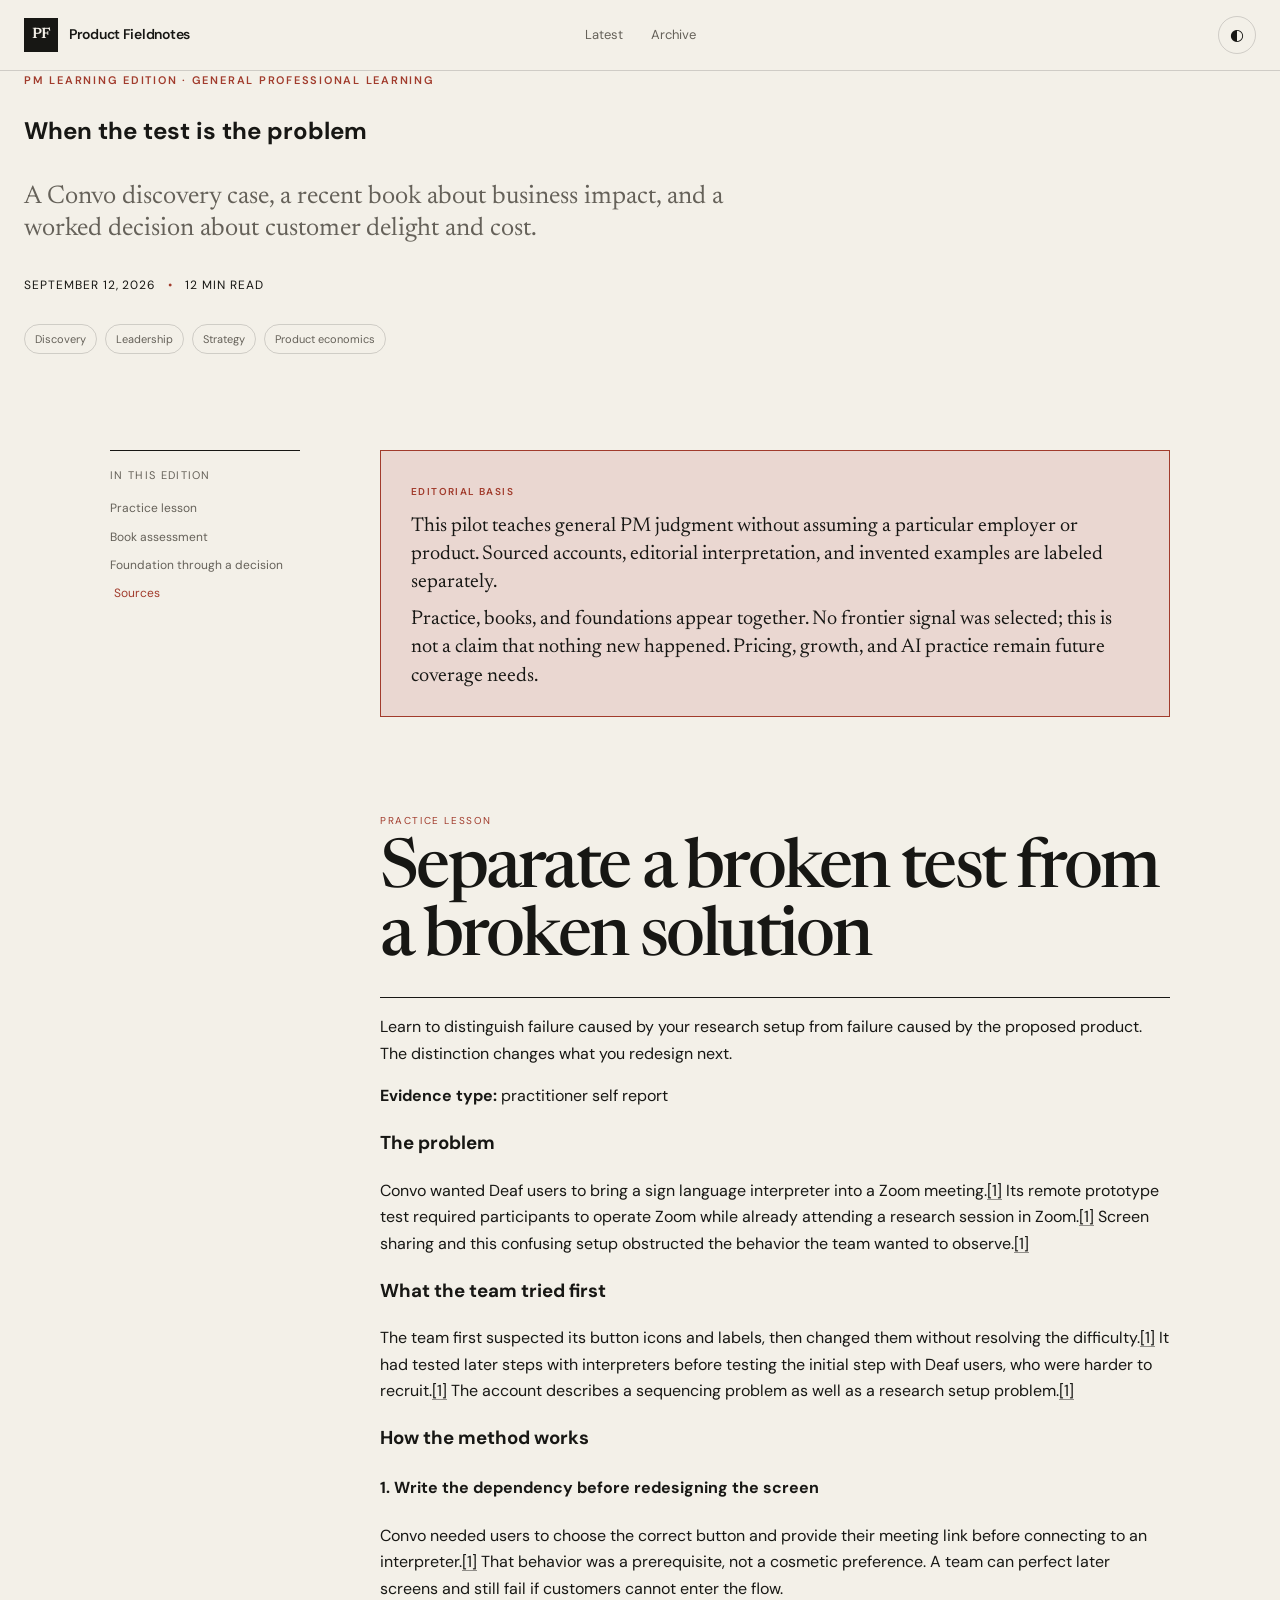
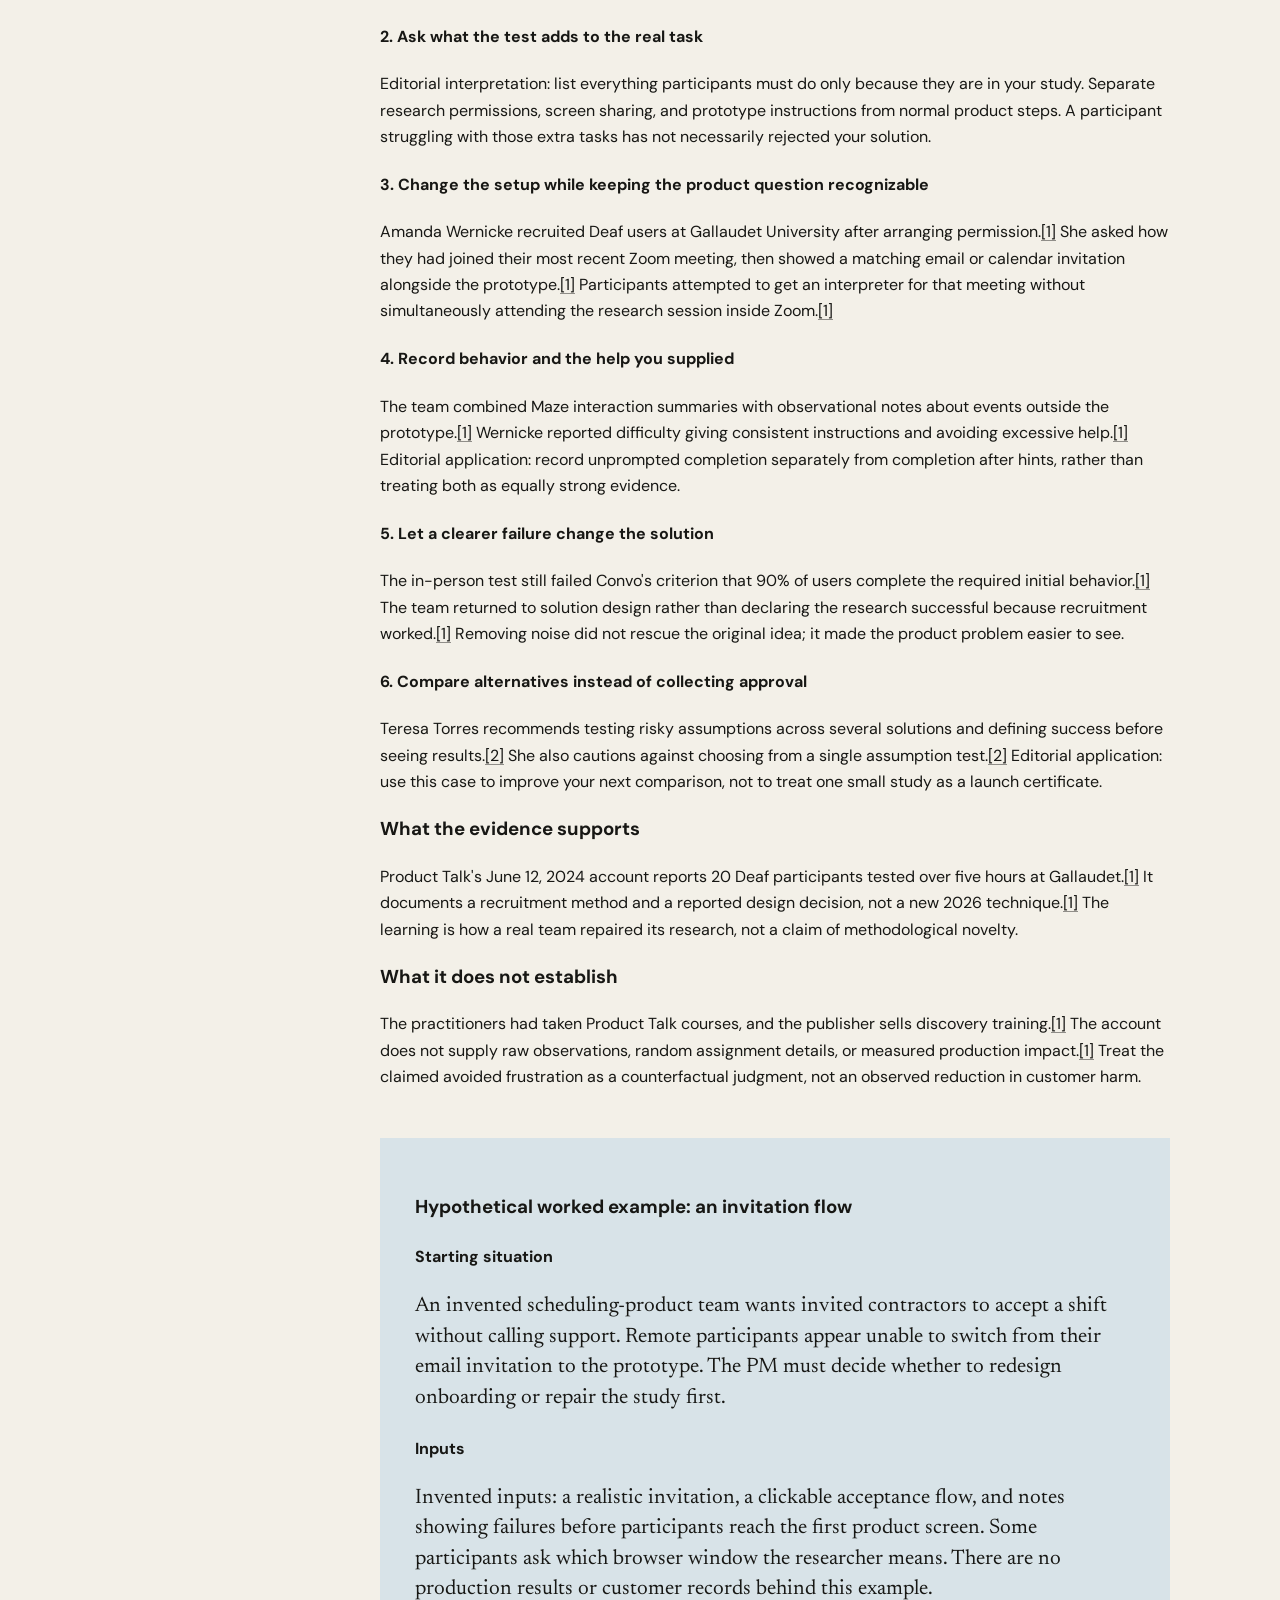
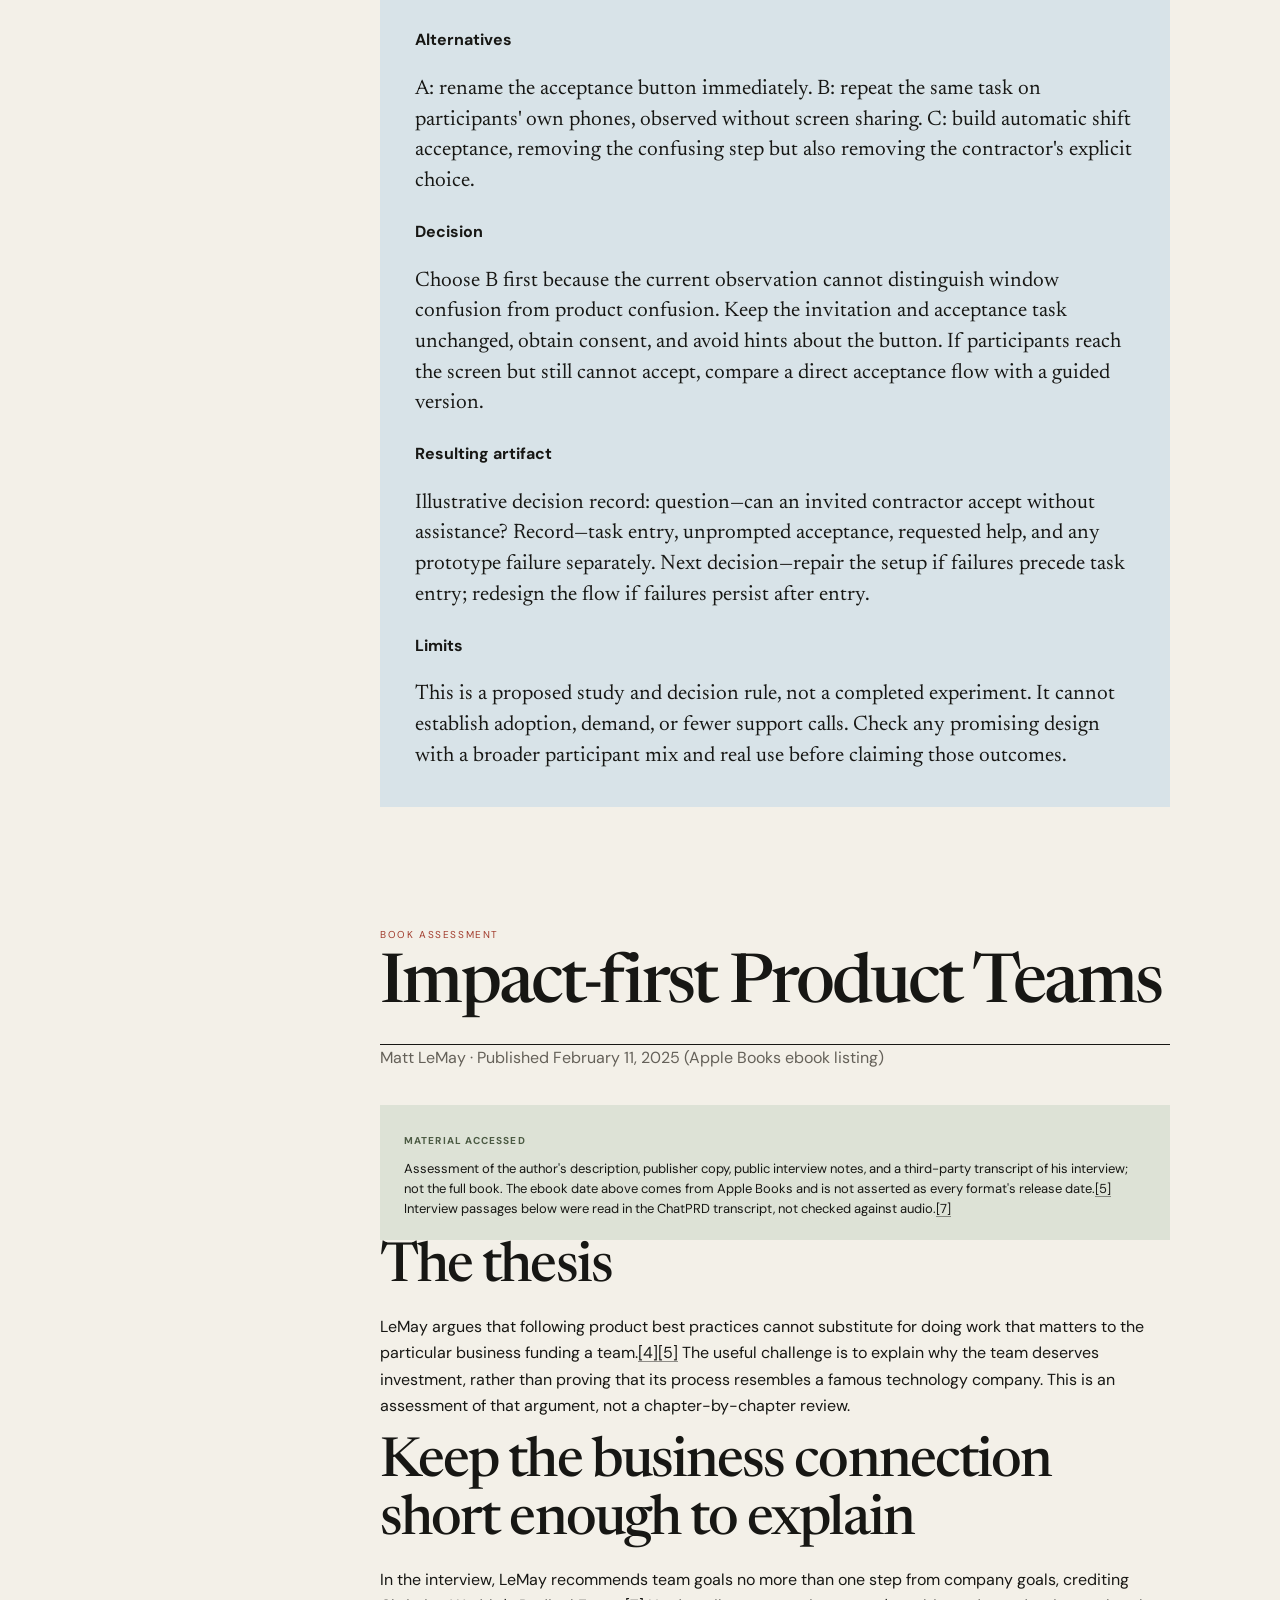
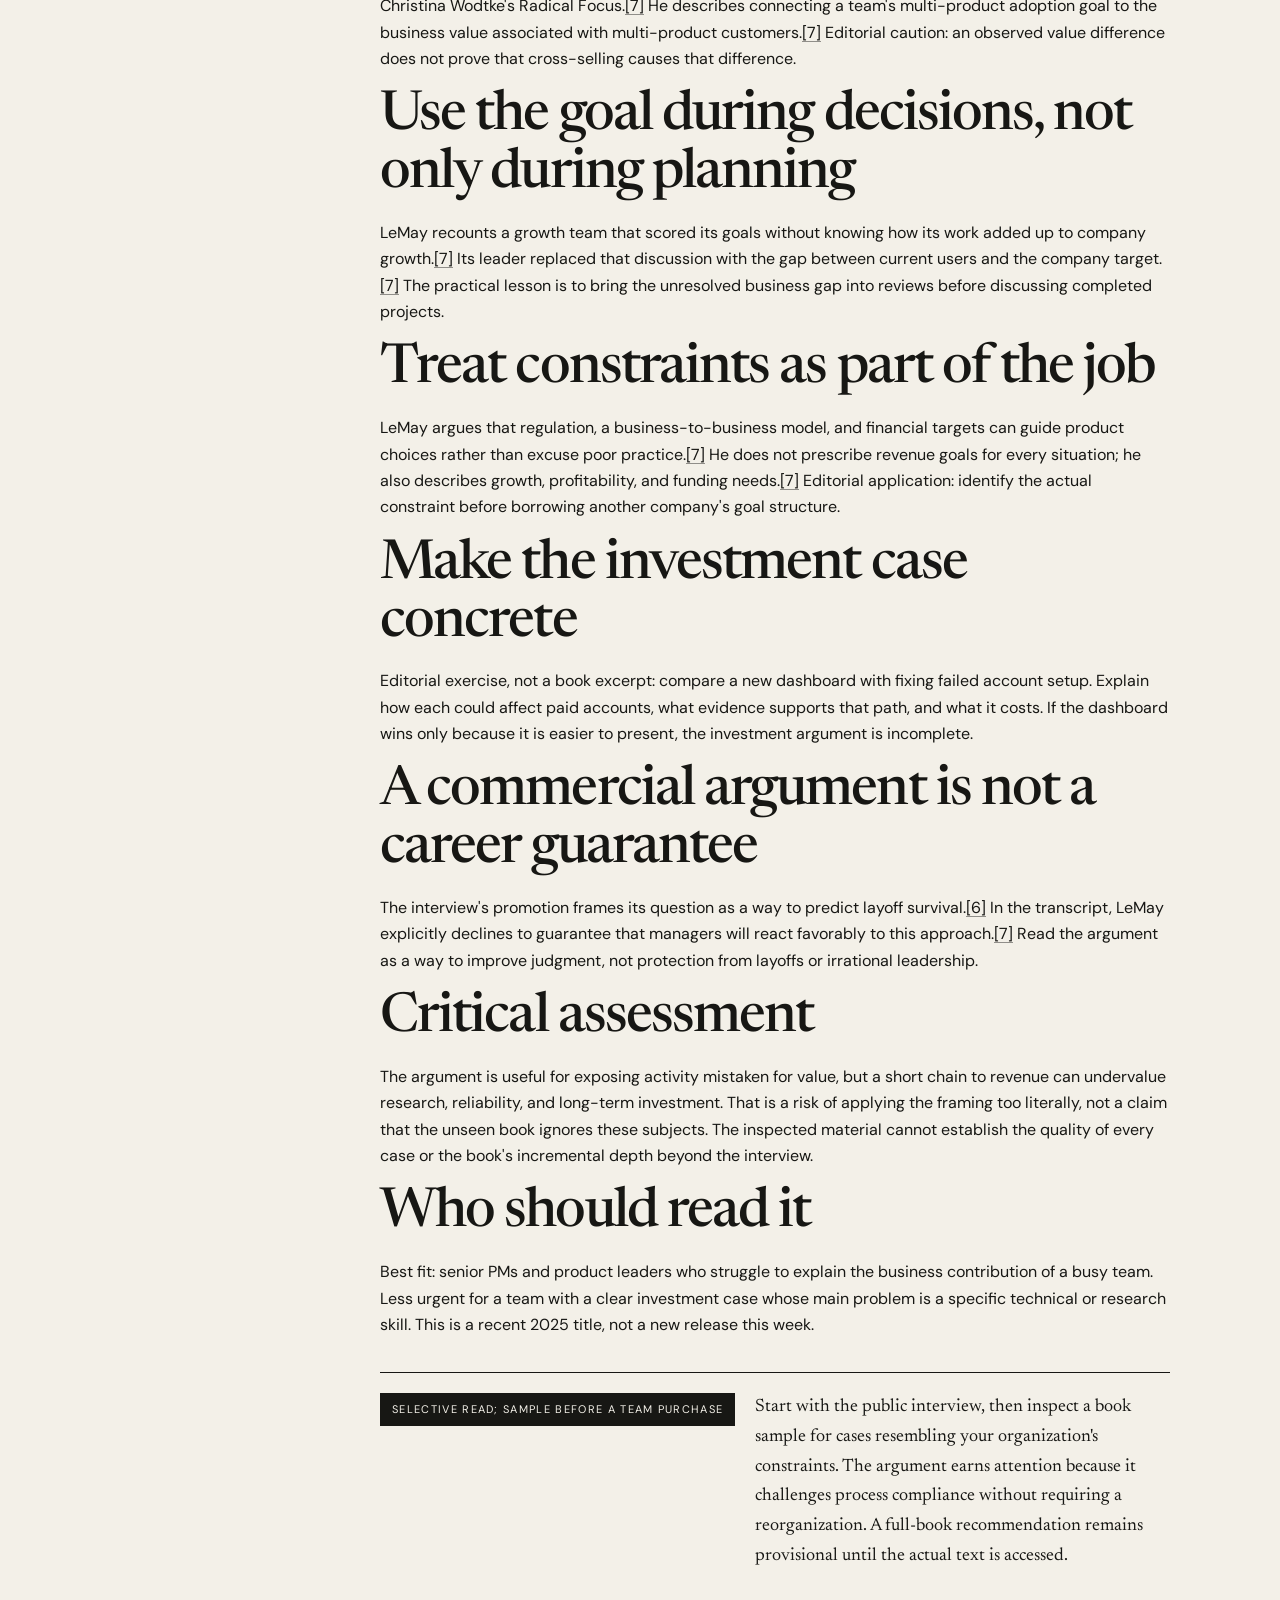
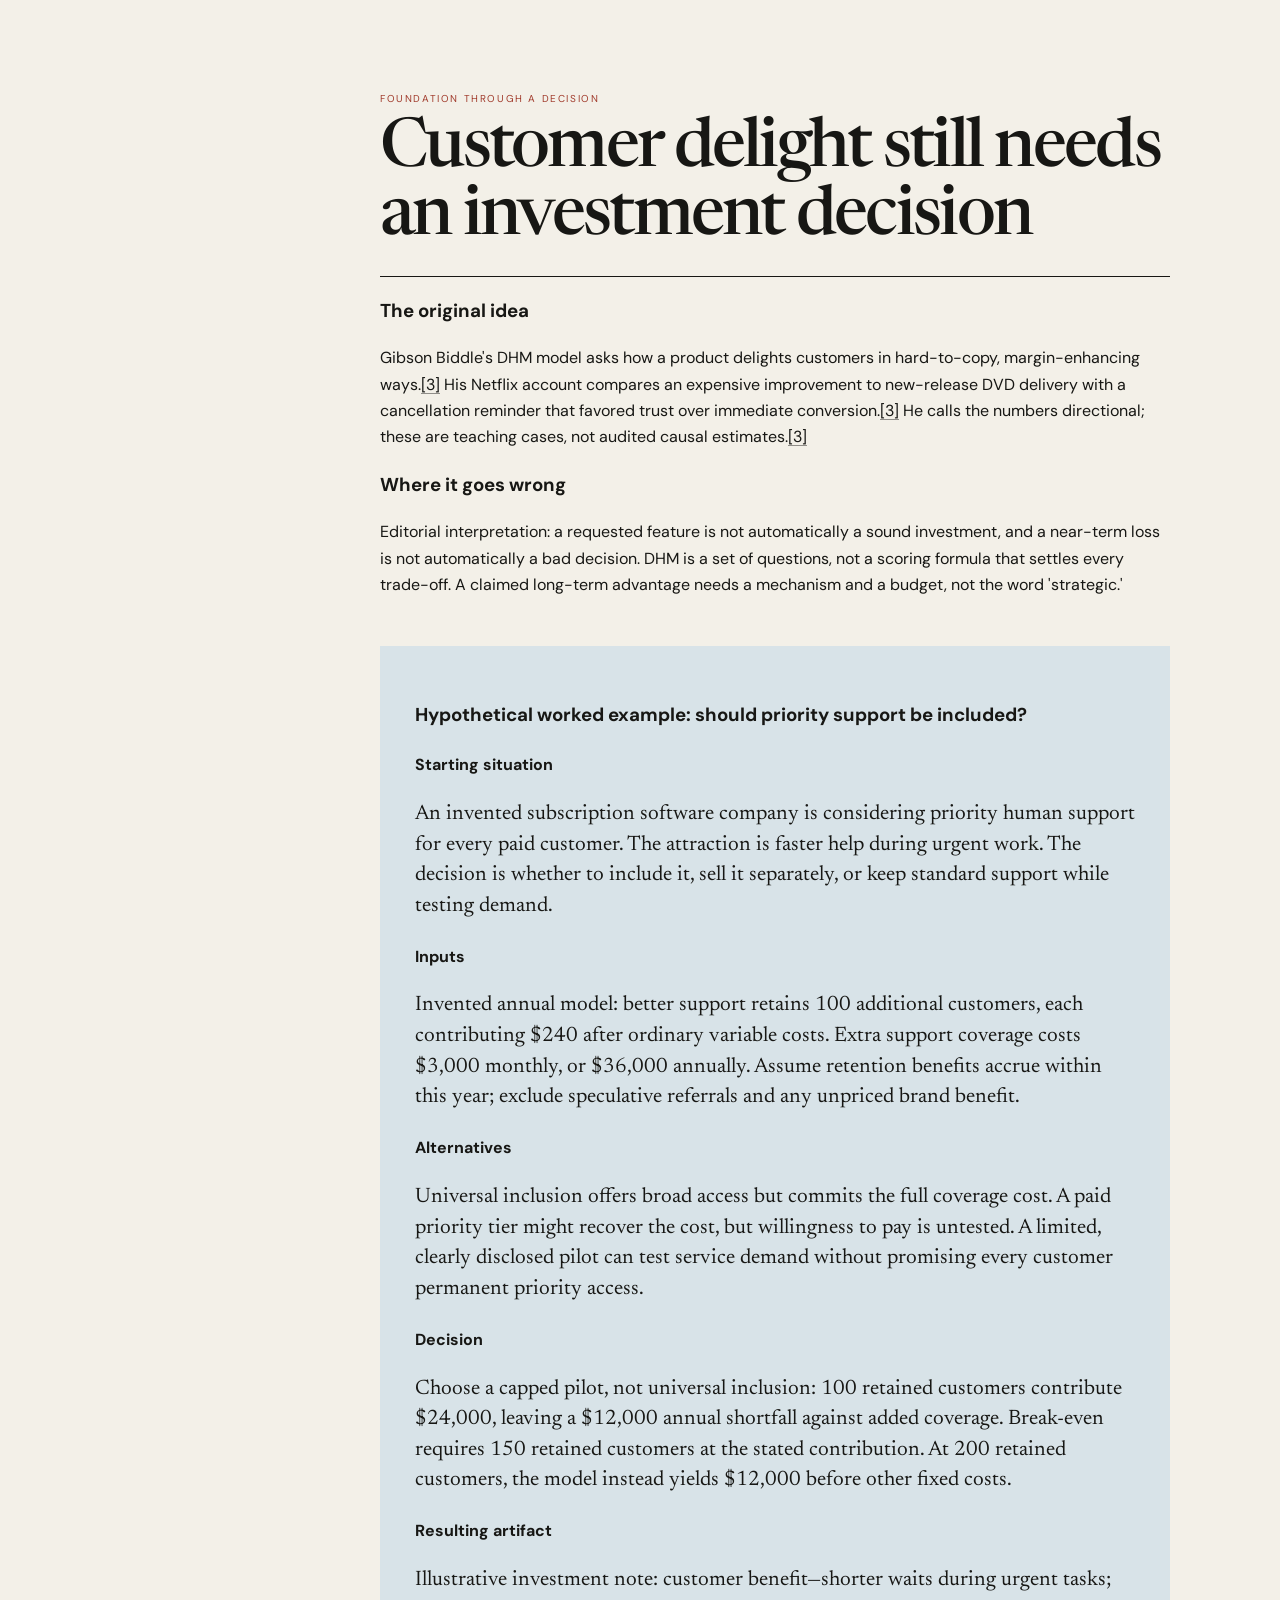
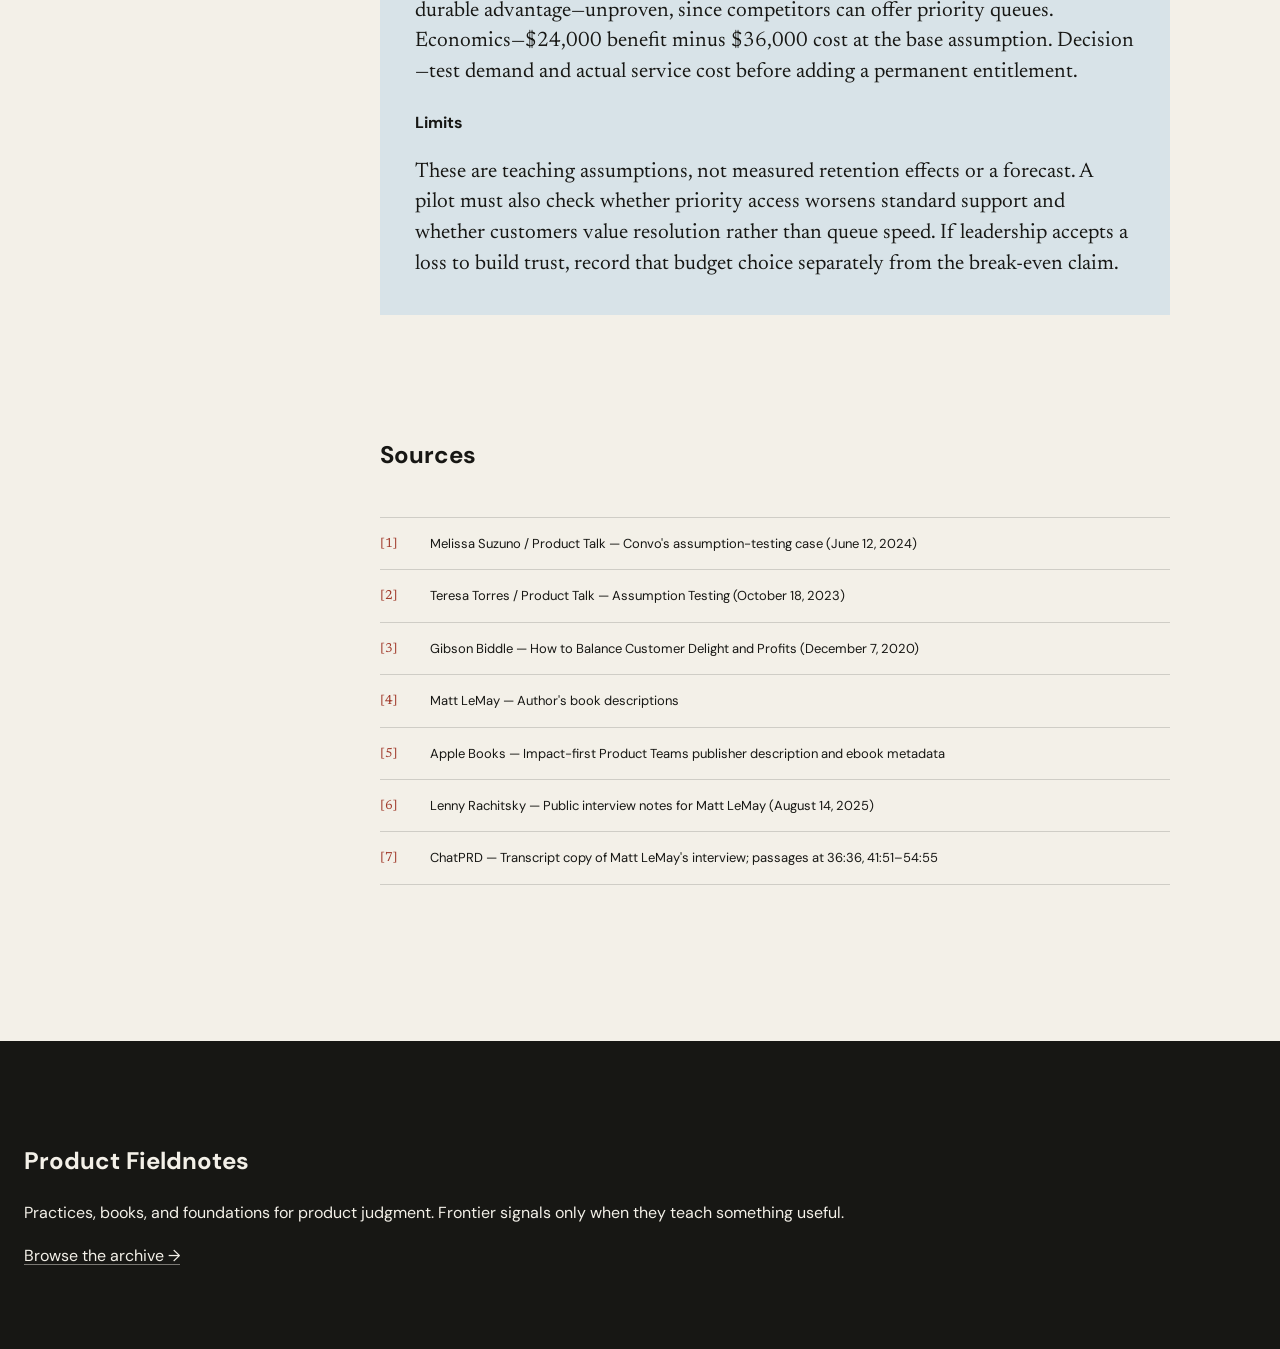
<file: reports/2026-09-12-learning.html>
<!doctype html>
<html lang="en" data-theme="light">
<head>
<meta charset="utf-8"><meta name="viewport" content="width=device-width, initial-scale=1">
<meta name="description" content="A Convo discovery case, a recent book about business impact, and a worked decision about customer delight and cost.">
<title>When the test is the problem — Product Fieldnotes</title>
<link rel="stylesheet" href="../assets/css/site.css">
<script defer src="../assets/js/site.js"></script>
</head>
<body>
<div class="reading-progress" aria-hidden="true"><span></span></div>
<a class="skip-link" href="#report">Skip to report</a>
<header class="site-header"><div class="shell header-inner">
<a class="brand" href="../index.html"><span class="brand-mark">PF</span><span>Product Fieldnotes</span></a>
<nav aria-label="Primary navigation"><a href="../index.html">Latest</a><a href="../archive.html">Archive</a></nav>
<button class="theme-toggle" type="button" aria-label="Toggle color theme">◐</button>
</div></header>
<main id="report">
<section class="shell"><div class="cover-copy">
<p class="eyebrow">PM learning edition · General professional learning</p>
<h1>When the test is the problem</h1><p class="dek">A Convo discovery case, a recent book about business impact, and a worked decision about customer delight and cost.</p>
<div class="edition-meta"><span>September 12, 2026</span><span>12 min read</span></div>
<div class="topic-row"><span>Discovery</span><span>Leadership</span><span>Strategy</span><span>Product economics</span></div>
</div></section>
<div class="report-layout shell">
<aside class="toc" aria-label="On this page"><p>In this edition</p>
<a href="#practice">Practice lesson</a><a href="#book">Book assessment</a><a href="#foundation">Foundation through a decision</a><a href="#sources">Sources</a></aside>
<article class="article-body">
<aside class="editor-note"><span>Editorial basis</span><p>This pilot teaches general PM judgment without assuming a particular employer or product. Sourced accounts, editorial interpretation, and invented examples are labeled separately.</p><p>Practice, books, and foundations appear together. No frontier signal was selected; this is not a claim that nothing new happened. Pricing, growth, and AI practice remain future coverage needs.</p></aside>
<section id="practice" class="report-section">
<header class="section-heading"><p>Practice lesson</p><h2>Separate a broken test from a broken solution</h2><div class="rule"></div></header>
<p class="lead">Learn to distinguish failure caused by your research setup from failure caused by the proposed product. The distinction changes what you redesign next.</p>
<p><strong>Evidence type:</strong> practitioner self report</p>
<h3>The problem</h3><p>Convo wanted Deaf users to bring a sign language interpreter into a Zoom meeting.<a href="#source-1">[1]</a> Its remote prototype test required participants to operate Zoom while already attending a research session in Zoom.<a href="#source-1">[1]</a> Screen sharing and this confusing setup obstructed the behavior the team wanted to observe.<a href="#source-1">[1]</a></p><h3>What the team tried first</h3><p>The team first suspected its button icons and labels, then changed them without resolving the difficulty.<a href="#source-1">[1]</a> It had tested later steps with interpreters before testing the initial step with Deaf users, who were harder to recruit.<a href="#source-1">[1]</a> The account describes a sequencing problem as well as a research setup problem.<a href="#source-1">[1]</a></p><h3>How the method works</h3>
<h4>1. Write the dependency before redesigning the screen</h4><p>Convo needed users to choose the correct button and provide their meeting link before connecting to an interpreter.<a href="#source-1">[1]</a> That behavior was a prerequisite, not a cosmetic preference. A team can perfect later screens and still fail if customers cannot enter the flow.</p><h4>2. Ask what the test adds to the real task</h4><p>Editorial interpretation: list everything participants must do only because they are in your study. Separate research permissions, screen sharing, and prototype instructions from normal product steps. A participant struggling with those extra tasks has not necessarily rejected your solution.</p><h4>3. Change the setup while keeping the product question recognizable</h4><p>Amanda Wernicke recruited Deaf users at Gallaudet University after arranging permission.<a href="#source-1">[1]</a> She asked how they had joined their most recent Zoom meeting, then showed a matching email or calendar invitation alongside the prototype.<a href="#source-1">[1]</a> Participants attempted to get an interpreter for that meeting without simultaneously attending the research session inside Zoom.<a href="#source-1">[1]</a></p><h4>4. Record behavior and the help you supplied</h4><p>The team combined Maze interaction summaries with observational notes about events outside the prototype.<a href="#source-1">[1]</a> Wernicke reported difficulty giving consistent instructions and avoiding excessive help.<a href="#source-1">[1]</a> Editorial application: record unprompted completion separately from completion after hints, rather than treating both as equally strong evidence.</p><h4>5. Let a clearer failure change the solution</h4><p>The in-person test still failed Convo&#39;s criterion that 90% of users complete the required initial behavior.<a href="#source-1">[1]</a> The team returned to solution design rather than declaring the research successful because recruitment worked.<a href="#source-1">[1]</a> Removing noise did not rescue the original idea; it made the product problem easier to see.</p><h4>6. Compare alternatives instead of collecting approval</h4><p>Teresa Torres recommends testing risky assumptions across several solutions and defining success before seeing results.<a href="#source-2">[2]</a> She also cautions against choosing from a single assumption test.<a href="#source-2">[2]</a> Editorial application: use this case to improve your next comparison, not to treat one small study as a launch certificate.</p><h3>What the evidence supports</h3><p>Product Talk&#39;s June 12, 2024 account reports 20 Deaf participants tested over five hours at Gallaudet.<a href="#source-1">[1]</a> It documents a recruitment method and a reported design decision, not a new 2026 technique.<a href="#source-1">[1]</a> The learning is how a real team repaired its research, not a claim of methodological novelty.</p>
<h3>What it does not establish</h3><p>The practitioners had taken Product Talk courses, and the publisher sells discovery training.<a href="#source-1">[1]</a> The account does not supply raw observations, random assignment details, or measured production impact.<a href="#source-1">[1]</a> Treat the claimed avoided frustration as a counterfactual judgment, not an observed reduction in customer harm.</p>
<div class="worked-example"><h3>Hypothetical worked example: an invitation flow</h3>
<h4>Starting situation</h4><p>An invented scheduling-product team wants invited contractors to accept a shift without calling support. Remote participants appear unable to switch from their email invitation to the prototype. The PM must decide whether to redesign onboarding or repair the study first.</p>
<h4>Inputs</h4><p>Invented inputs: a realistic invitation, a clickable acceptance flow, and notes showing failures before participants reach the first product screen. Some participants ask which browser window the researcher means. There are no production results or customer records behind this example.</p>
<h4>Alternatives</h4><p>A: rename the acceptance button immediately. B: repeat the same task on participants&#39; own phones, observed without screen sharing. C: build automatic shift acceptance, removing the confusing step but also removing the contractor&#39;s explicit choice.</p>
<h4>Decision</h4><p>Choose B first because the current observation cannot distinguish window confusion from product confusion. Keep the invitation and acceptance task unchanged, obtain consent, and avoid hints about the button. If participants reach the screen but still cannot accept, compare a direct acceptance flow with a guided version.</p>
<h4>Resulting artifact</h4><p>Illustrative decision record: question—can an invited contractor accept without assistance? Record—task entry, unprompted acceptance, requested help, and any prototype failure separately. Next decision—repair the setup if failures precede task entry; redesign the flow if failures persist after entry.</p>
<h4>Limits</h4><p>This is a proposed study and decision rule, not a completed experiment. It cannot establish adoption, demand, or fewer support calls. Check any promising design with a broader participant mix and real use before claiming those outcomes.</p>
</div>

</section>
<section id="book" class="report-section book-section">
<header class="section-heading"><p>Book assessment</p><h2>Impact-first Product Teams</h2><div class="rule"></div></header>
<p class="byline">Matt LeMay · Published February 11, 2025 (Apple Books ebook listing)</p>
<div class="caveat"><strong>Material accessed</strong><p>Assessment of the author&#39;s description, publisher copy, public interview notes, and a third-party transcript of his interview; not the full book. The ebook date above comes from Apple Books and is not asserted as every format&#39;s release date.<a href="#source-5">[5]</a> Interview passages below were read in the ChatPRD transcript, not checked against audio.<a href="#source-7">[7]</a></p></div>
<h3>The thesis</h3><p>LeMay argues that following product best practices cannot substitute for doing work that matters to the particular business funding a team.<a href="#source-4">[4]</a><a href="#source-5">[5]</a> The useful challenge is to explain why the team deserves investment, rather than proving that its process resembles a famous technology company. This is an assessment of that argument, not a chapter-by-chapter review.</p>
<h3>Keep the business connection short enough to explain</h3><p>In the interview, LeMay recommends team goals no more than one step from company goals, crediting Christina Wodtke&#39;s Radical Focus.<a href="#source-7">[7]</a> He describes connecting a team&#39;s multi-product adoption goal to the business value associated with multi-product customers.<a href="#source-7">[7]</a> Editorial caution: an observed value difference does not prove that cross-selling causes that difference.</p><h3>Use the goal during decisions, not only during planning</h3><p>LeMay recounts a growth team that scored its goals without knowing how its work added up to company growth.<a href="#source-7">[7]</a> Its leader replaced that discussion with the gap between current users and the company target.<a href="#source-7">[7]</a> The practical lesson is to bring the unresolved business gap into reviews before discussing completed projects.</p><h3>Treat constraints as part of the job</h3><p>LeMay argues that regulation, a business-to-business model, and financial targets can guide product choices rather than excuse poor practice.<a href="#source-7">[7]</a> He does not prescribe revenue goals for every situation; he also describes growth, profitability, and funding needs.<a href="#source-7">[7]</a> Editorial application: identify the actual constraint before borrowing another company&#39;s goal structure.</p><h3>Make the investment case concrete</h3><p>Editorial exercise, not a book excerpt: compare a new dashboard with fixing failed account setup. Explain how each could affect paid accounts, what evidence supports that path, and what it costs. If the dashboard wins only because it is easier to present, the investment argument is incomplete.</p><h3>A commercial argument is not a career guarantee</h3><p>The interview&#39;s promotion frames its question as a way to predict layoff survival.<a href="#source-6">[6]</a> In the transcript, LeMay explicitly declines to guarantee that managers will react favorably to this approach.<a href="#source-7">[7]</a> Read the argument as a way to improve judgment, not protection from layoffs or irrational leadership.</p><h3>Critical assessment</h3><p>The argument is useful for exposing activity mistaken for value, but a short chain to revenue can undervalue research, reliability, and long-term investment. That is a risk of applying the framing too literally, not a claim that the unseen book ignores these subjects. The inspected material cannot establish the quality of every case or the book&#39;s incremental depth beyond the interview.</p>
<h3>Who should read it</h3><p>Best fit: senior PMs and product leaders who struggle to explain the business contribution of a busy team. Less urgent for a team with a clear investment case whose main problem is a specific technical or research skill. This is a recent 2025 title, not a new release this week.</p>
<div class="verdict"><span>Selective read; sample before a team purchase</span><p>Start with the public interview, then inspect a book sample for cases resembling your organization&#39;s constraints. The argument earns attention because it challenges process compliance without requiring a reorganization. A full-book recommendation remains provisional until the actual text is accessed.</p></div>
</section><section id="foundation" class="report-section">
<header class="section-heading"><p>Foundation through a decision</p><h2>Customer delight still needs an investment decision</h2><div class="rule"></div></header>
<h3>The original idea</h3><p>Gibson Biddle&#39;s DHM model asks how a product delights customers in hard-to-copy, margin-enhancing ways.<a href="#source-3">[3]</a> His Netflix account compares an expensive improvement to new-release DVD delivery with a cancellation reminder that favored trust over immediate conversion.<a href="#source-3">[3]</a> He calls the numbers directional; these are teaching cases, not audited causal estimates.<a href="#source-3">[3]</a></p>
<h3>Where it goes wrong</h3><p>Editorial interpretation: a requested feature is not automatically a sound investment, and a near-term loss is not automatically a bad decision. DHM is a set of questions, not a scoring formula that settles every trade-off. A claimed long-term advantage needs a mechanism and a budget, not the word &#39;strategic.&#39;</p>
<div class="worked-example"><h3>Hypothetical worked example: should priority support be included?</h3>
<h4>Starting situation</h4><p>An invented subscription software company is considering priority human support for every paid customer. The attraction is faster help during urgent work. The decision is whether to include it, sell it separately, or keep standard support while testing demand.</p>
<h4>Inputs</h4><p>Invented annual model: better support retains 100 additional customers, each contributing $240 after ordinary variable costs. Extra support coverage costs $3,000 monthly, or $36,000 annually. Assume retention benefits accrue within this year; exclude speculative referrals and any unpriced brand benefit.</p>
<h4>Alternatives</h4><p>Universal inclusion offers broad access but commits the full coverage cost. A paid priority tier might recover the cost, but willingness to pay is untested. A limited, clearly disclosed pilot can test service demand without promising every customer permanent priority access.</p>
<h4>Decision</h4><p>Choose a capped pilot, not universal inclusion: 100 retained customers contribute $24,000, leaving a $12,000 annual shortfall against added coverage. Break-even requires 150 retained customers at the stated contribution. At 200 retained customers, the model instead yields $12,000 before other fixed costs.</p>
<h4>Resulting artifact</h4><p>Illustrative investment note: customer benefit—shorter waits during urgent tasks; durable advantage—unproven, since competitors can offer priority queues. Economics—$24,000 benefit minus $36,000 cost at the base assumption. Decision—test demand and actual service cost before adding a permanent entitlement.</p>
<h4>Limits</h4><p>These are teaching assumptions, not measured retention effects or a forecast. A pilot must also check whether priority access worsens standard support and whether customers value resolution rather than queue speed. If leadership accepts a loss to build trust, record that budget choice separately from the break-even claim.</p>
</div>

</section><section id="sources" class="report-section sources-section"><h2>Sources</h2>
<ol><li id="source-1"><a href="https://www.producttalk.org/testing-assumptions-convo" target="_blank" rel="noopener">Melissa Suzuno / Product Talk — Convo&#39;s assumption-testing case (June 12, 2024)</a></li><li id="source-2"><a href="https://www.producttalk.org/assumption-testing" target="_blank" rel="noopener">Teresa Torres / Product Talk — Assumption Testing (October 18, 2023)</a></li><li id="source-3"><a href="https://gibsonbiddle.substack.com/p/how-to-delight-customers-in-hard" target="_blank" rel="noopener">Gibson Biddle — How to Balance Customer Delight and Profits (December 7, 2020)</a></li><li id="source-4"><a href="https://mattlemay.com/books" target="_blank" rel="noopener">Matt LeMay — Author&#39;s book descriptions</a></li><li id="source-5"><a href="https://books.apple.com/us/book/impact-first-product-teams/id6741950446" target="_blank" rel="noopener">Apple Books — Impact-first Product Teams publisher description and ebook metadata</a></li><li id="source-6"><a href="https://www.lennysnewsletter.com/p/the-one-question-that-saves-product-careers-matt-lemay" target="_blank" rel="noopener">Lenny Rachitsky — Public interview notes for Matt LeMay (August 14, 2025)</a></li><li id="source-7"><a href="https://github.com/ChatPRD/lennys-podcast-transcripts/blob/main/episodes/matt-lemay/transcript.md" target="_blank" rel="noopener">ChatPRD — Transcript copy of Matt LeMay&#39;s interview; passages at 36:36, 41:51–54:55</a></li></ol>
</section>
</article></div></main>
<footer id="about"><div class="shell"><h2>Product Fieldnotes</h2><p>Practices, books, and foundations for product judgment. Frontier signals only when they teach something useful.</p><a href="../archive.html">Browse the archive →</a></div></footer>
</body></html>
</file>
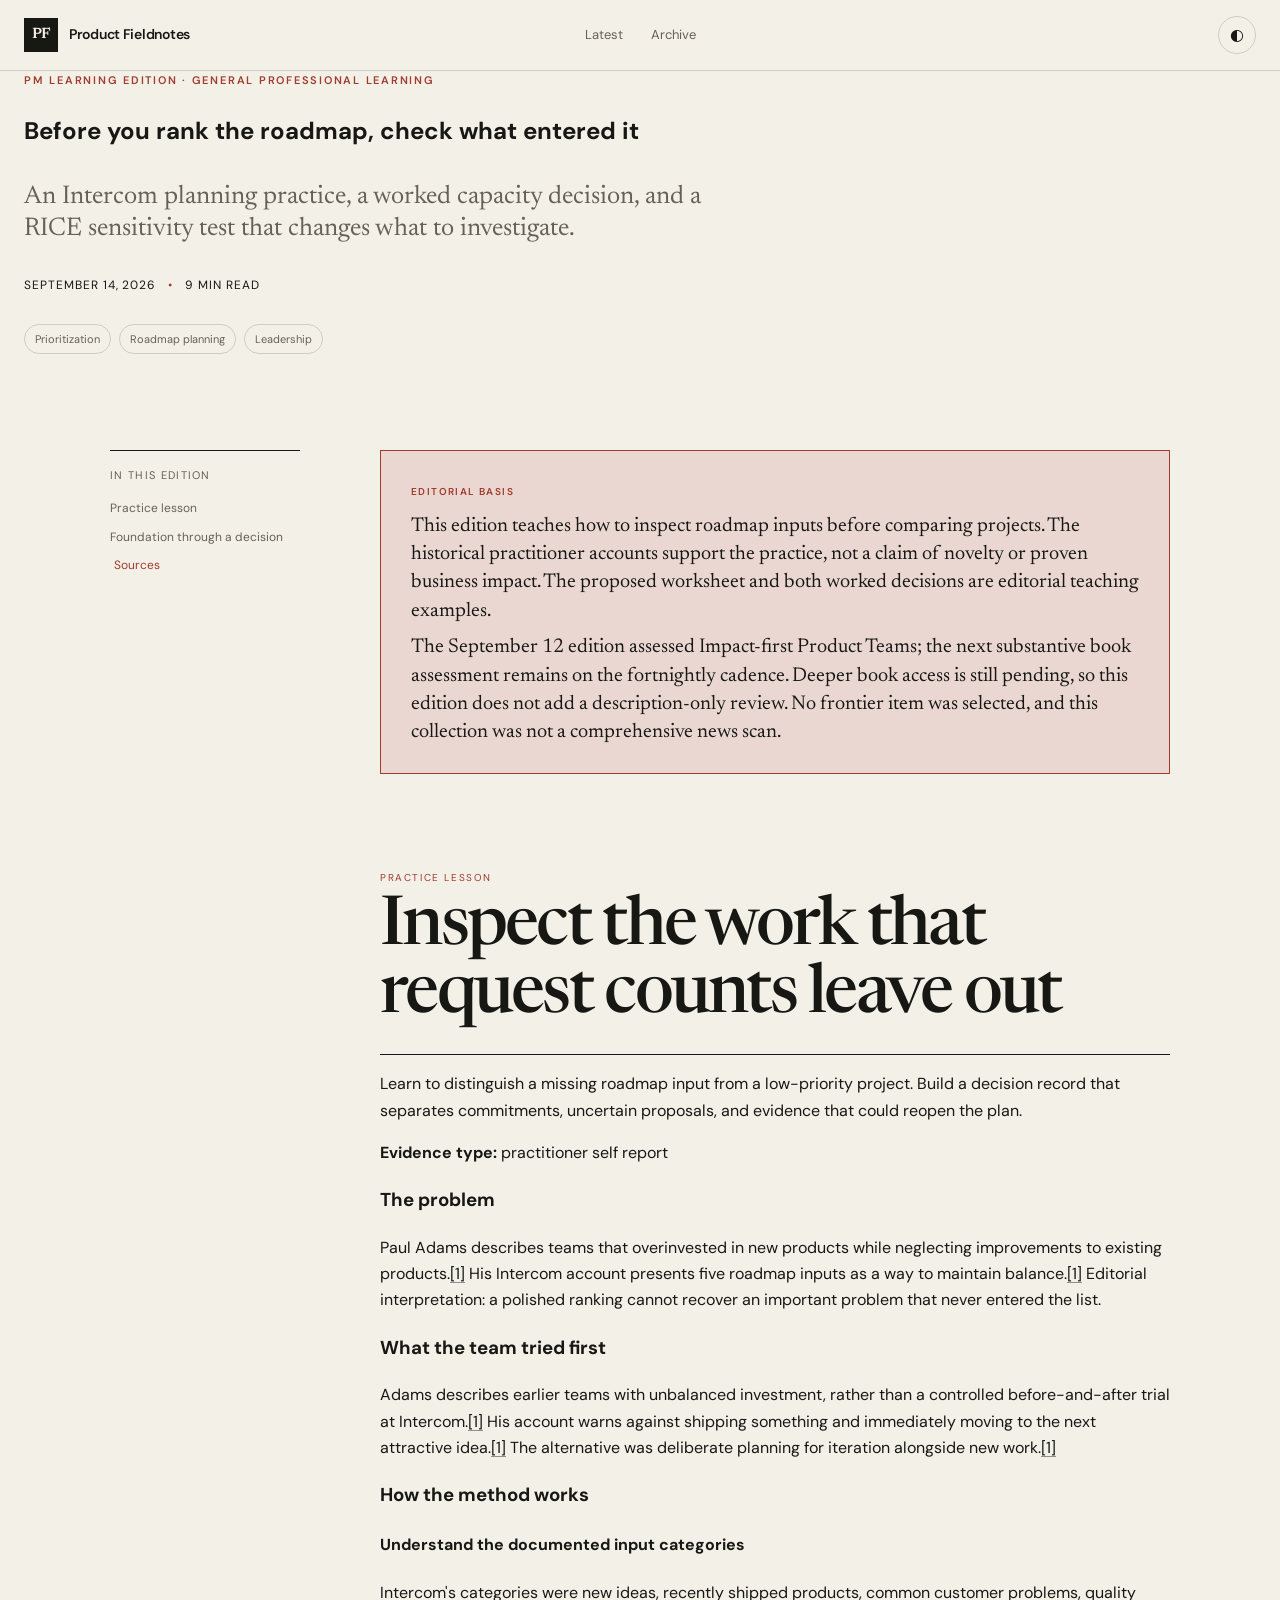
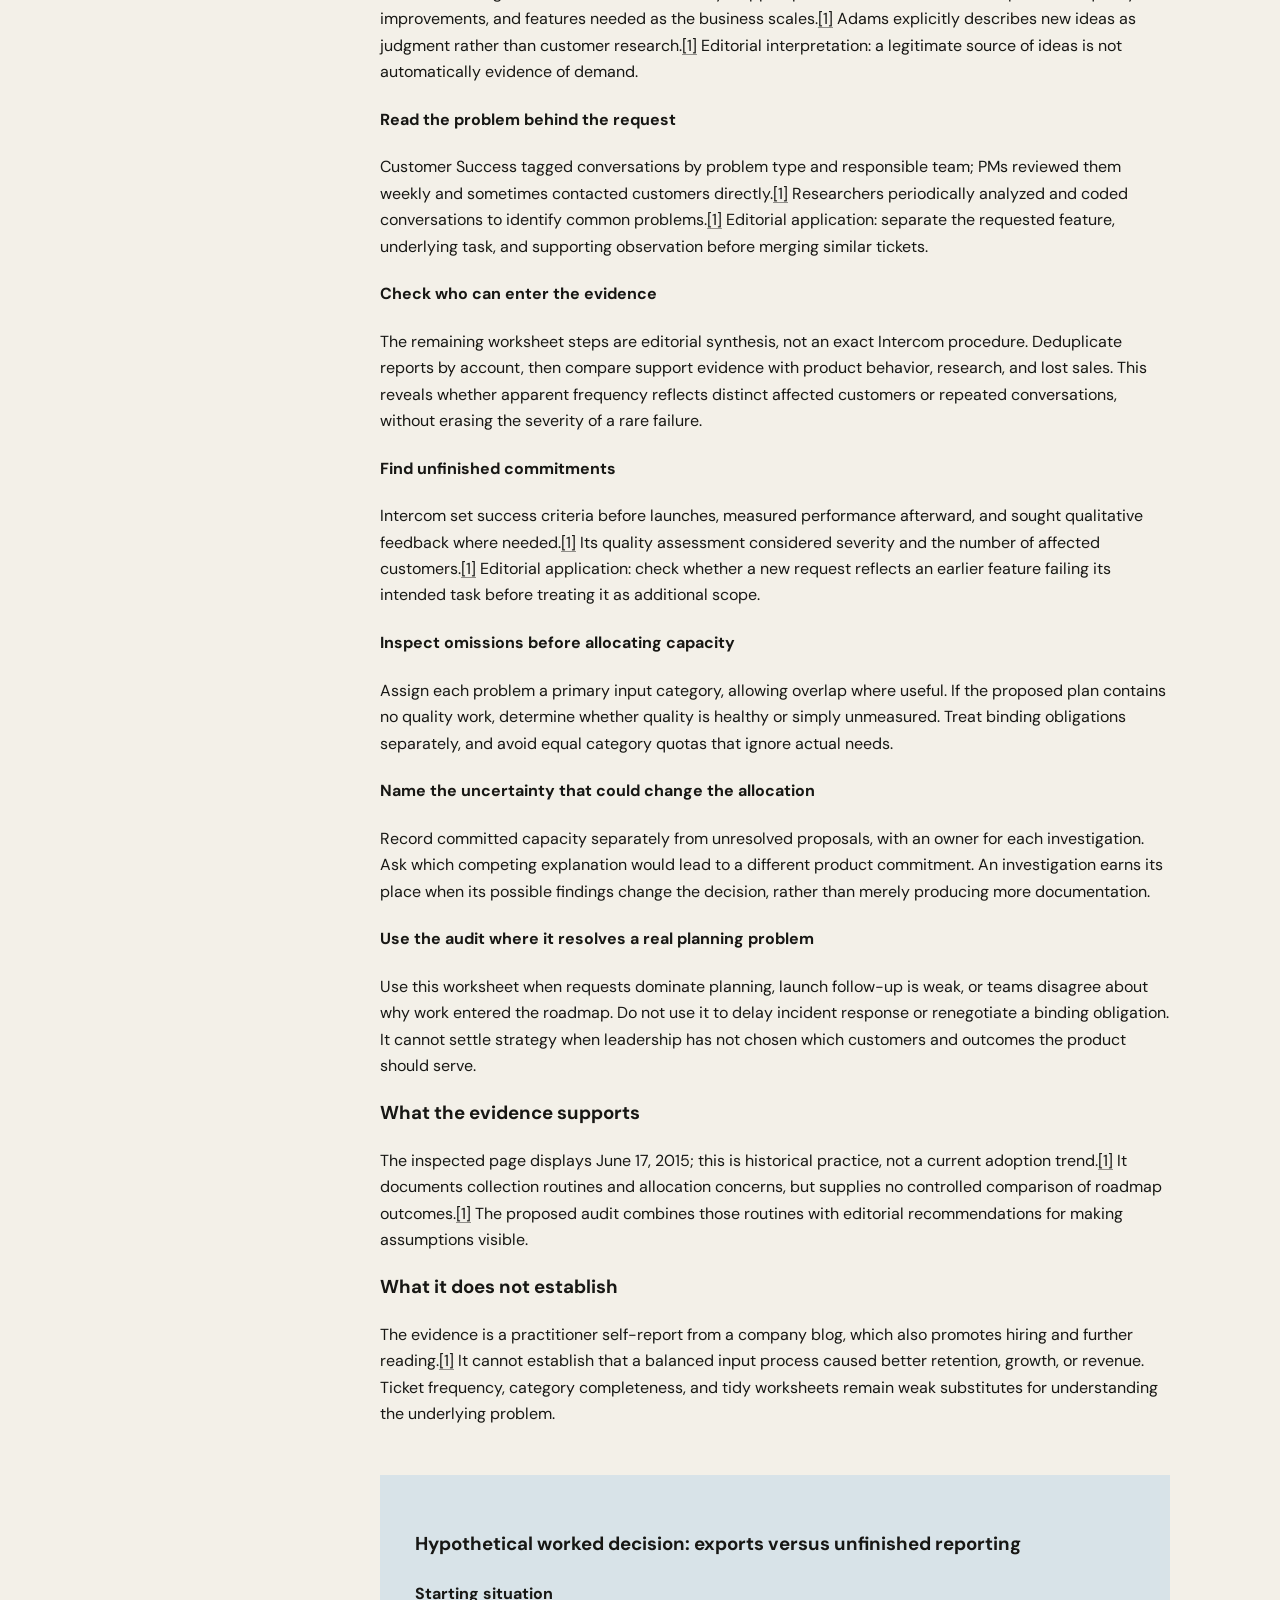
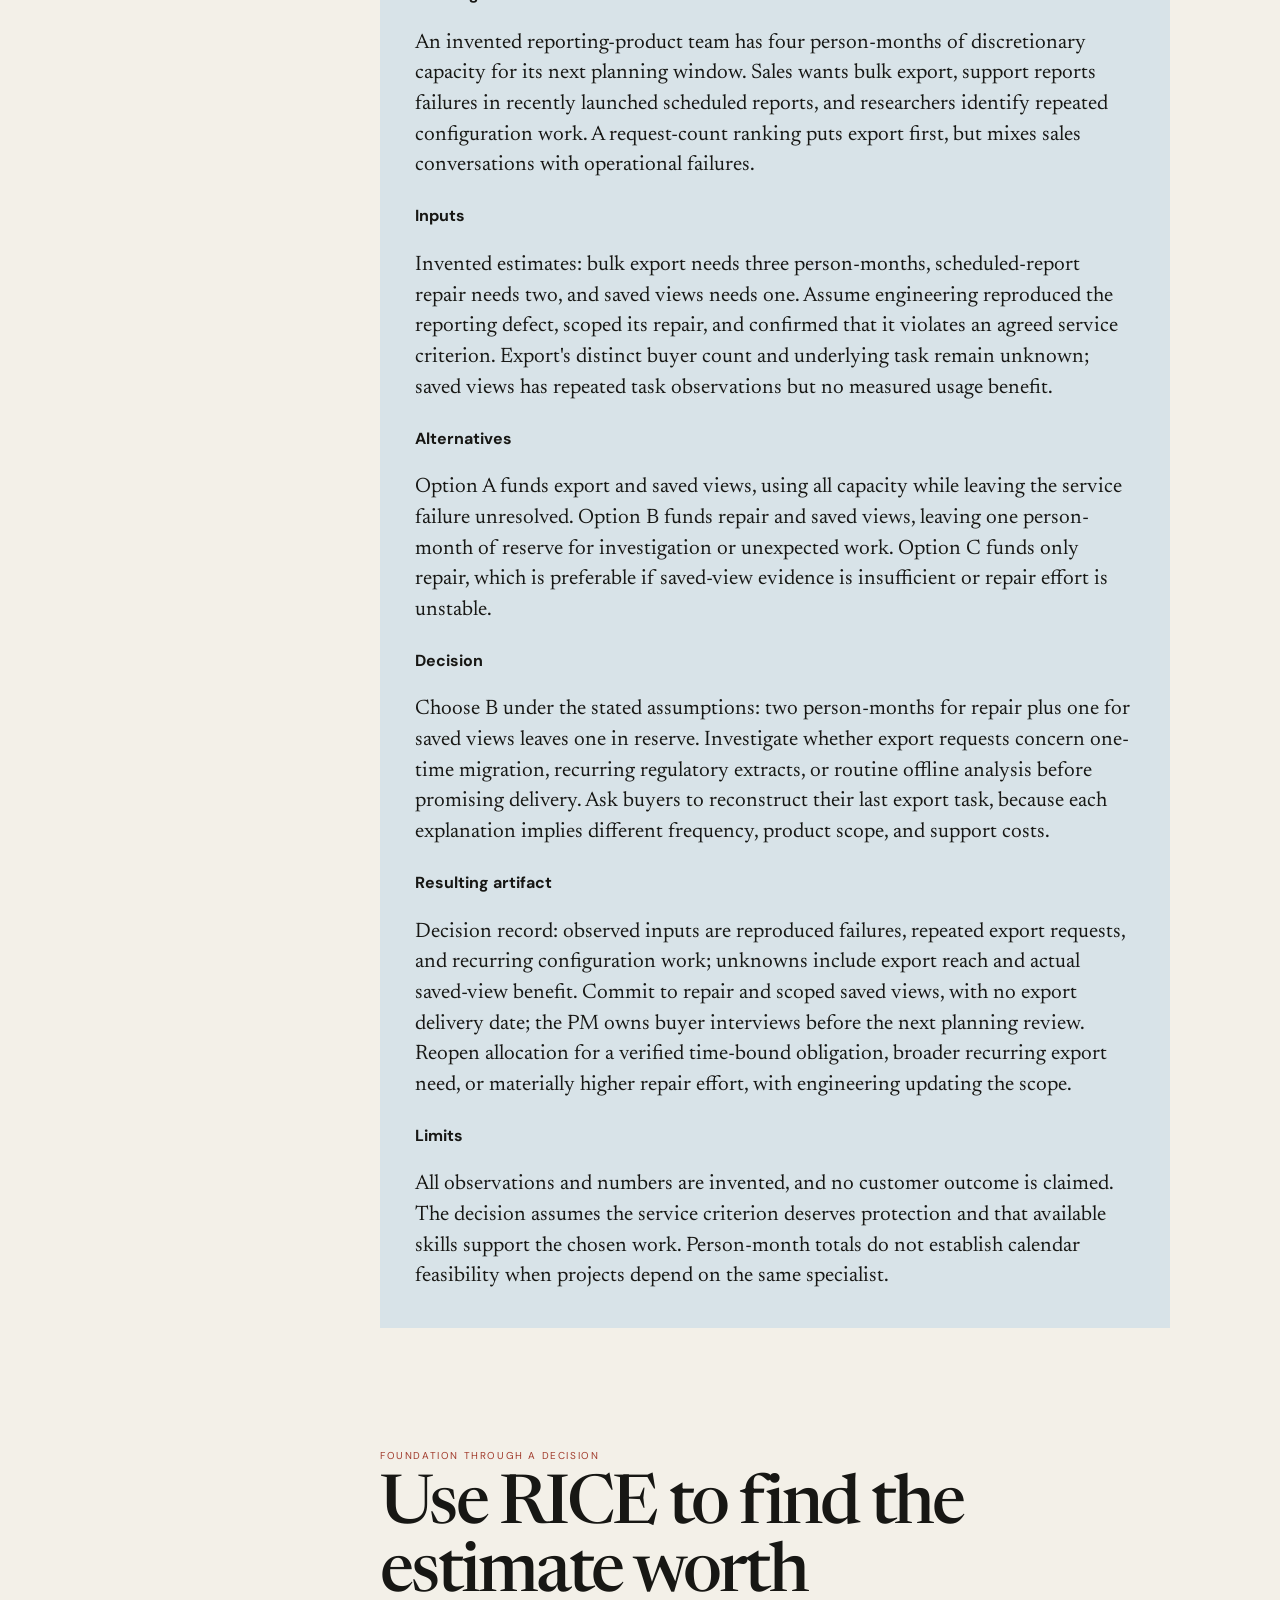
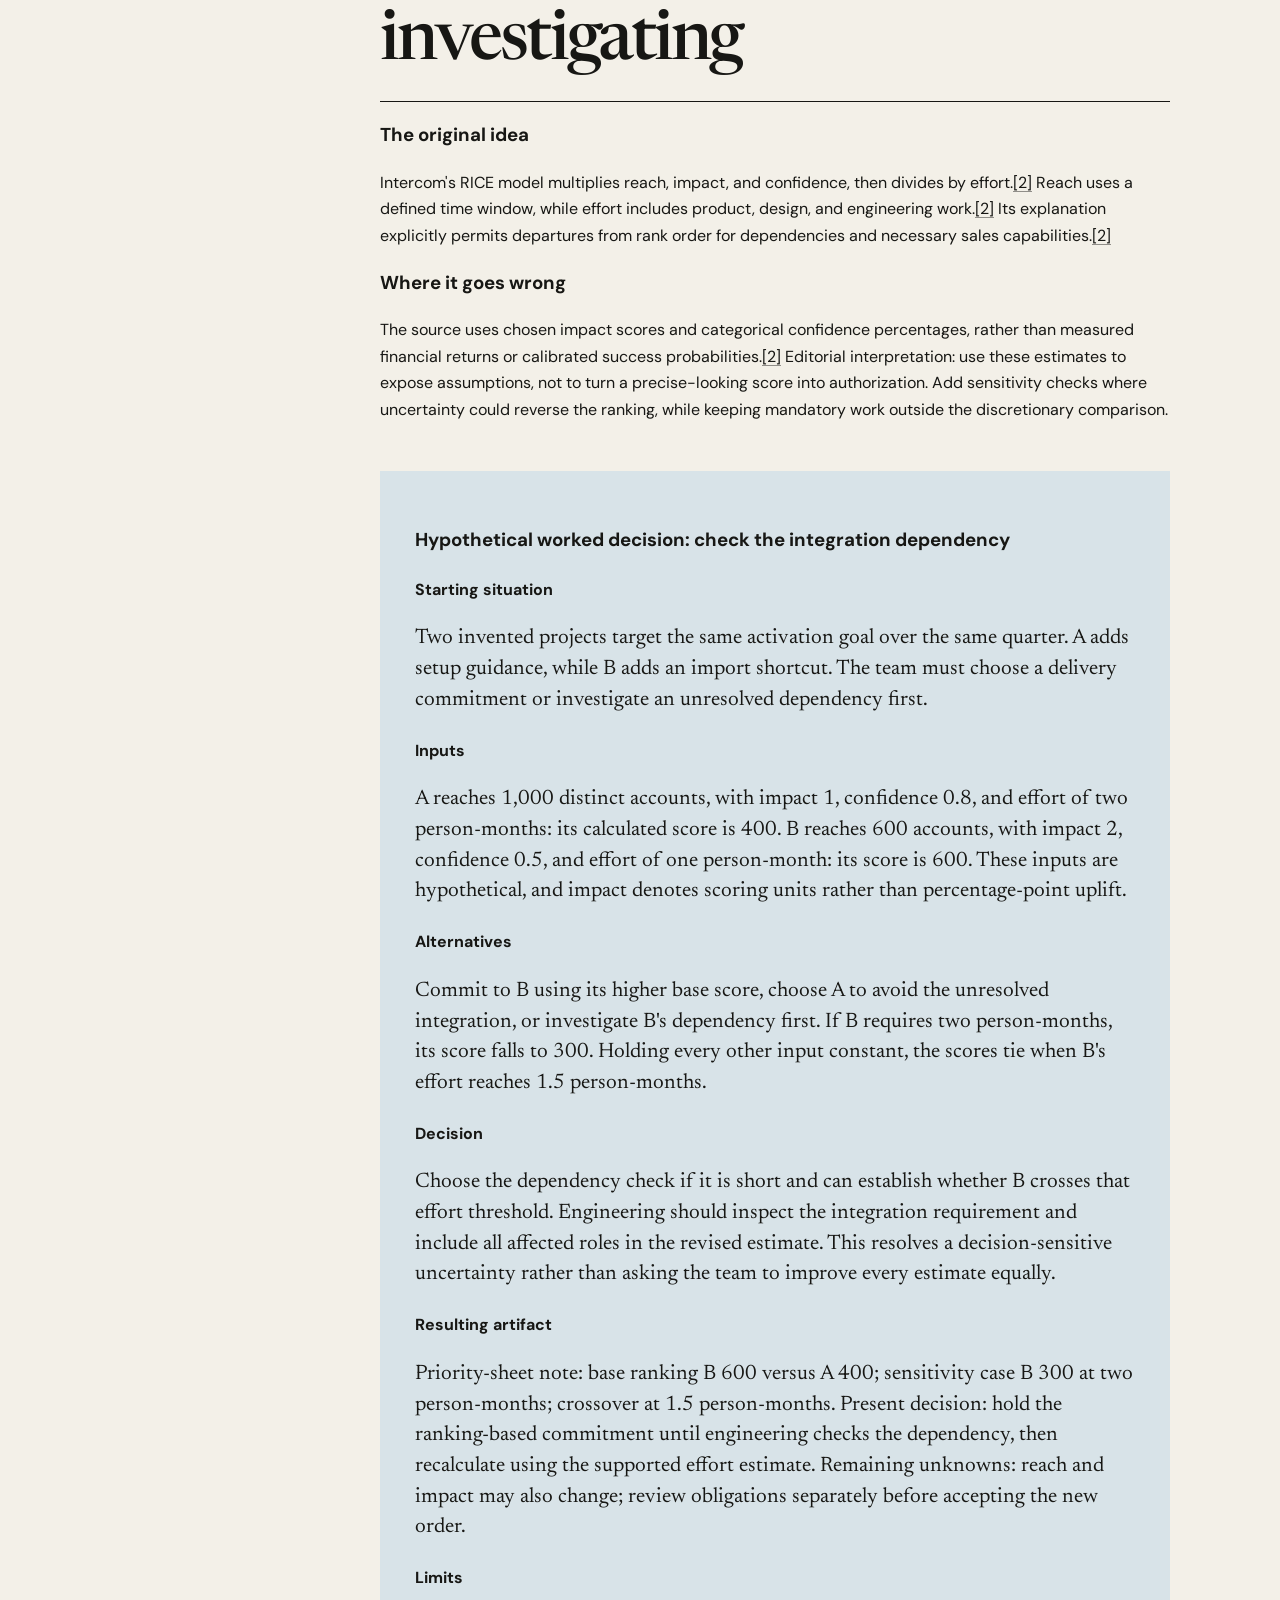
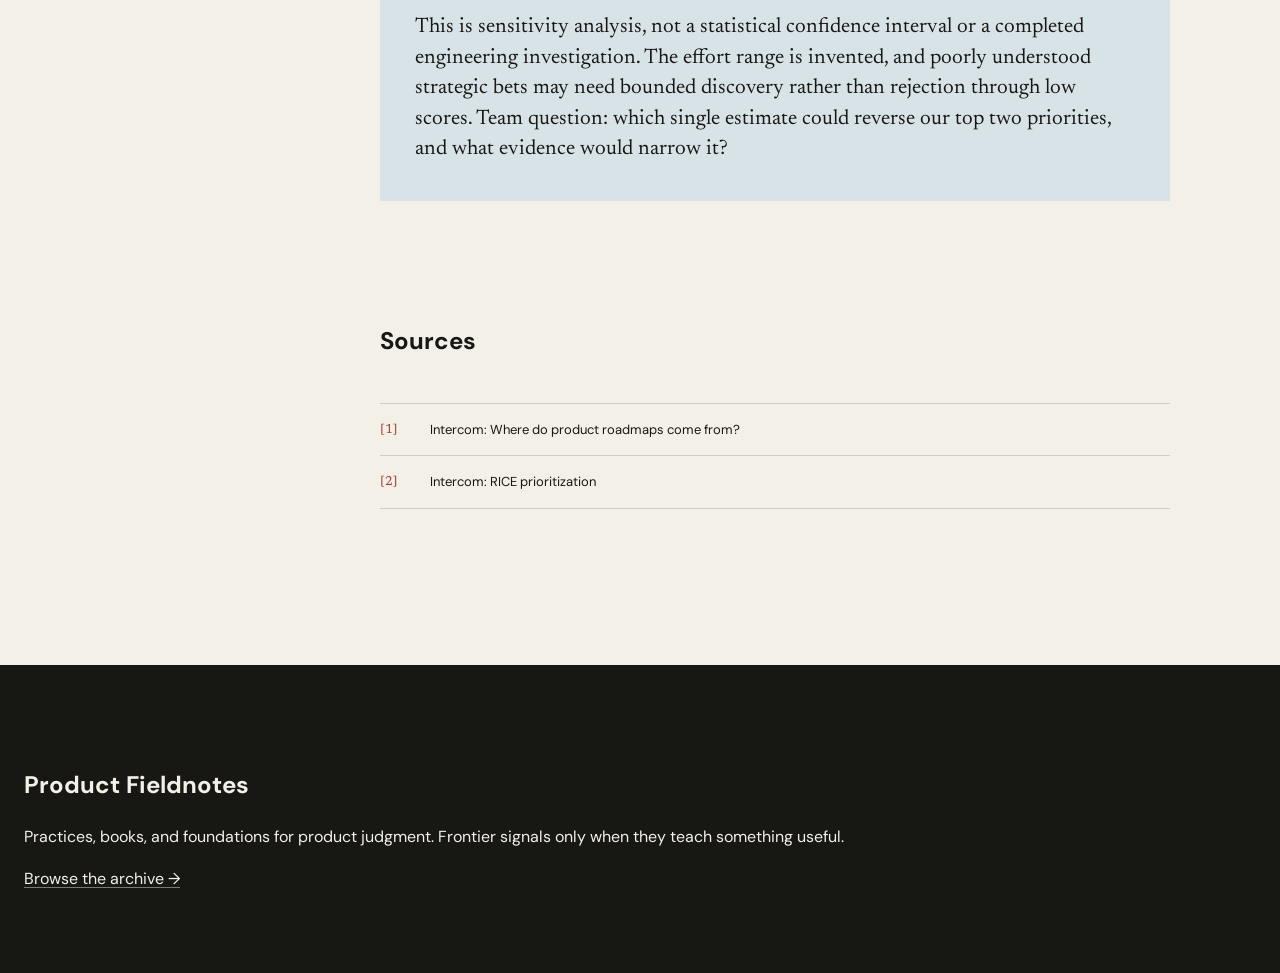
<file: reports/2026-09-14-learning.html>
<!doctype html>
<html lang="en" data-theme="light">
<head>
<meta charset="utf-8"><meta name="viewport" content="width=device-width, initial-scale=1">
<meta name="description" content="An Intercom planning practice, a worked capacity decision, and a RICE sensitivity test that changes what to investigate.">
<title>Before you rank the roadmap, check what entered it — Product Fieldnotes</title>
<link rel="stylesheet" href="../assets/css/site.css">
<script defer src="../assets/js/site.js"></script>
</head>
<body>
<div class="reading-progress" aria-hidden="true"><span></span></div>
<a class="skip-link" href="#report">Skip to report</a>
<header class="site-header"><div class="shell header-inner">
<a class="brand" href="../index.html"><span class="brand-mark">PF</span><span>Product Fieldnotes</span></a>
<nav aria-label="Primary navigation"><a href="../index.html">Latest</a><a href="../archive.html">Archive</a></nav>
<button class="theme-toggle" type="button" aria-label="Toggle color theme">◐</button>
</div></header>
<main id="report">
<section class="shell"><div class="cover-copy">
<p class="eyebrow">PM learning edition · General professional learning</p>
<h1>Before you rank the roadmap, check what entered it</h1><p class="dek">An Intercom planning practice, a worked capacity decision, and a RICE sensitivity test that changes what to investigate.</p>
<div class="edition-meta"><span>September 14, 2026</span><span>9 min read</span></div>
<div class="topic-row"><span>Prioritization</span><span>Roadmap planning</span><span>Leadership</span></div>
</div></section>
<div class="report-layout shell">
<aside class="toc" aria-label="On this page"><p>In this edition</p>
<a href="#practice">Practice lesson</a><a href="#foundation">Foundation through a decision</a><a href="#sources">Sources</a></aside>
<article class="article-body">
<aside class="editor-note"><span>Editorial basis</span><p>This edition teaches how to inspect roadmap inputs before comparing projects. The historical practitioner accounts support the practice, not a claim of novelty or proven business impact. The proposed worksheet and both worked decisions are editorial teaching examples.</p><p>The September 12 edition assessed Impact-first Product Teams; the next substantive book assessment remains on the fortnightly cadence. Deeper book access is still pending, so this edition does not add a description-only review. No frontier item was selected, and this collection was not a comprehensive news scan.</p></aside>
<section id="practice" class="report-section">
<header class="section-heading"><p>Practice lesson</p><h2>Inspect the work that request counts leave out</h2><div class="rule"></div></header>
<p class="lead">Learn to distinguish a missing roadmap input from a low-priority project. Build a decision record that separates commitments, uncertain proposals, and evidence that could reopen the plan.</p>
<p><strong>Evidence type:</strong> practitioner self report</p>
<h3>The problem</h3><p>Paul Adams describes teams that overinvested in new products while neglecting improvements to existing products.<a href="#source-1">[1]</a> His Intercom account presents five roadmap inputs as a way to maintain balance.<a href="#source-1">[1]</a> Editorial interpretation: a polished ranking cannot recover an important problem that never entered the list.</p><h3>What the team tried first</h3><p>Adams describes earlier teams with unbalanced investment, rather than a controlled before-and-after trial at Intercom.<a href="#source-1">[1]</a> His account warns against shipping something and immediately moving to the next attractive idea.<a href="#source-1">[1]</a> The alternative was deliberate planning for iteration alongside new work.<a href="#source-1">[1]</a></p><h3>How the method works</h3>
<h4>Understand the documented input categories</h4><p>Intercom&#39;s categories were new ideas, recently shipped products, common customer problems, quality improvements, and features needed as the business scales.<a href="#source-1">[1]</a> Adams explicitly describes new ideas as judgment rather than customer research.<a href="#source-1">[1]</a> Editorial interpretation: a legitimate source of ideas is not automatically evidence of demand.</p><h4>Read the problem behind the request</h4><p>Customer Success tagged conversations by problem type and responsible team; PMs reviewed them weekly and sometimes contacted customers directly.<a href="#source-1">[1]</a> Researchers periodically analyzed and coded conversations to identify common problems.<a href="#source-1">[1]</a> Editorial application: separate the requested feature, underlying task, and supporting observation before merging similar tickets.</p><h4>Check who can enter the evidence</h4><p>The remaining worksheet steps are editorial synthesis, not an exact Intercom procedure. Deduplicate reports by account, then compare support evidence with product behavior, research, and lost sales. This reveals whether apparent frequency reflects distinct affected customers or repeated conversations, without erasing the severity of a rare failure.</p><h4>Find unfinished commitments</h4><p>Intercom set success criteria before launches, measured performance afterward, and sought qualitative feedback where needed.<a href="#source-1">[1]</a> Its quality assessment considered severity and the number of affected customers.<a href="#source-1">[1]</a> Editorial application: check whether a new request reflects an earlier feature failing its intended task before treating it as additional scope.</p><h4>Inspect omissions before allocating capacity</h4><p>Assign each problem a primary input category, allowing overlap where useful. If the proposed plan contains no quality work, determine whether quality is healthy or simply unmeasured. Treat binding obligations separately, and avoid equal category quotas that ignore actual needs.</p><h4>Name the uncertainty that could change the allocation</h4><p>Record committed capacity separately from unresolved proposals, with an owner for each investigation. Ask which competing explanation would lead to a different product commitment. An investigation earns its place when its possible findings change the decision, rather than merely producing more documentation.</p><h4>Use the audit where it resolves a real planning problem</h4><p>Use this worksheet when requests dominate planning, launch follow-up is weak, or teams disagree about why work entered the roadmap. Do not use it to delay incident response or renegotiate a binding obligation. It cannot settle strategy when leadership has not chosen which customers and outcomes the product should serve.</p><h3>What the evidence supports</h3><p>The inspected page displays June 17, 2015; this is historical practice, not a current adoption trend.<a href="#source-1">[1]</a> It documents collection routines and allocation concerns, but supplies no controlled comparison of roadmap outcomes.<a href="#source-1">[1]</a> The proposed audit combines those routines with editorial recommendations for making assumptions visible.</p>
<h3>What it does not establish</h3><p>The evidence is a practitioner self-report from a company blog, which also promotes hiring and further reading.<a href="#source-1">[1]</a> It cannot establish that a balanced input process caused better retention, growth, or revenue. Ticket frequency, category completeness, and tidy worksheets remain weak substitutes for understanding the underlying problem.</p>
<div class="worked-example"><h3>Hypothetical worked decision: exports versus unfinished reporting</h3>
<h4>Starting situation</h4><p>An invented reporting-product team has four person-months of discretionary capacity for its next planning window. Sales wants bulk export, support reports failures in recently launched scheduled reports, and researchers identify repeated configuration work. A request-count ranking puts export first, but mixes sales conversations with operational failures.</p>
<h4>Inputs</h4><p>Invented estimates: bulk export needs three person-months, scheduled-report repair needs two, and saved views needs one. Assume engineering reproduced the reporting defect, scoped its repair, and confirmed that it violates an agreed service criterion. Export&#39;s distinct buyer count and underlying task remain unknown; saved views has repeated task observations but no measured usage benefit.</p>
<h4>Alternatives</h4><p>Option A funds export and saved views, using all capacity while leaving the service failure unresolved. Option B funds repair and saved views, leaving one person-month of reserve for investigation or unexpected work. Option C funds only repair, which is preferable if saved-view evidence is insufficient or repair effort is unstable.</p>
<h4>Decision</h4><p>Choose B under the stated assumptions: two person-months for repair plus one for saved views leaves one in reserve. Investigate whether export requests concern one-time migration, recurring regulatory extracts, or routine offline analysis before promising delivery. Ask buyers to reconstruct their last export task, because each explanation implies different frequency, product scope, and support costs.</p>
<h4>Resulting artifact</h4><p>Decision record: observed inputs are reproduced failures, repeated export requests, and recurring configuration work; unknowns include export reach and actual saved-view benefit. Commit to repair and scoped saved views, with no export delivery date; the PM owns buyer interviews before the next planning review. Reopen allocation for a verified time-bound obligation, broader recurring export need, or materially higher repair effort, with engineering updating the scope.</p>
<h4>Limits</h4><p>All observations and numbers are invented, and no customer outcome is claimed. The decision assumes the service criterion deserves protection and that available skills support the chosen work. Person-month totals do not establish calendar feasibility when projects depend on the same specialist.</p>
</div>

</section>
<section id="foundation" class="report-section">
<header class="section-heading"><p>Foundation through a decision</p><h2>Use RICE to find the estimate worth investigating</h2><div class="rule"></div></header>
<h3>The original idea</h3><p>Intercom&#39;s RICE model multiplies reach, impact, and confidence, then divides by effort.<a href="#source-2">[2]</a> Reach uses a defined time window, while effort includes product, design, and engineering work.<a href="#source-2">[2]</a> Its explanation explicitly permits departures from rank order for dependencies and necessary sales capabilities.<a href="#source-2">[2]</a></p>
<h3>Where it goes wrong</h3><p>The source uses chosen impact scores and categorical confidence percentages, rather than measured financial returns or calibrated success probabilities.<a href="#source-2">[2]</a> Editorial interpretation: use these estimates to expose assumptions, not to turn a precise-looking score into authorization. Add sensitivity checks where uncertainty could reverse the ranking, while keeping mandatory work outside the discretionary comparison.</p>
<div class="worked-example"><h3>Hypothetical worked decision: check the integration dependency</h3>
<h4>Starting situation</h4><p>Two invented projects target the same activation goal over the same quarter. A adds setup guidance, while B adds an import shortcut. The team must choose a delivery commitment or investigate an unresolved dependency first.</p>
<h4>Inputs</h4><p>A reaches 1,000 distinct accounts, with impact 1, confidence 0.8, and effort of two person-months: its calculated score is 400. B reaches 600 accounts, with impact 2, confidence 0.5, and effort of one person-month: its score is 600. These inputs are hypothetical, and impact denotes scoring units rather than percentage-point uplift.</p>
<h4>Alternatives</h4><p>Commit to B using its higher base score, choose A to avoid the unresolved integration, or investigate B&#39;s dependency first. If B requires two person-months, its score falls to 300. Holding every other input constant, the scores tie when B&#39;s effort reaches 1.5 person-months.</p>
<h4>Decision</h4><p>Choose the dependency check if it is short and can establish whether B crosses that effort threshold. Engineering should inspect the integration requirement and include all affected roles in the revised estimate. This resolves a decision-sensitive uncertainty rather than asking the team to improve every estimate equally.</p>
<h4>Resulting artifact</h4><p>Priority-sheet note: base ranking B 600 versus A 400; sensitivity case B 300 at two person-months; crossover at 1.5 person-months. Present decision: hold the ranking-based commitment until engineering checks the dependency, then recalculate using the supported effort estimate. Remaining unknowns: reach and impact may also change; review obligations separately before accepting the new order.</p>
<h4>Limits</h4><p>This is sensitivity analysis, not a statistical confidence interval or a completed engineering investigation. The effort range is invented, and poorly understood strategic bets may need bounded discovery rather than rejection through low scores. Team question: which single estimate could reverse our top two priorities, and what evidence would narrow it?</p>
</div>

</section><section id="sources" class="report-section sources-section"><h2>Sources</h2>
<ol><li id="source-1"><a href="https://www.intercom.com/blog/where-do-product-roadmaps-come-from" target="_blank" rel="noopener">Intercom: Where do product roadmaps come from?</a></li><li id="source-2"><a href="https://www.intercom.com/blog/rice-simple-prioritization-for-product-managers" target="_blank" rel="noopener">Intercom: RICE prioritization</a></li></ol>
</section>
</article></div></main>
<footer id="about"><div class="shell"><h2>Product Fieldnotes</h2><p>Practices, books, and foundations for product judgment. Frontier signals only when they teach something useful.</p><a href="../archive.html">Browse the archive →</a></div></footer>
</body></html>
</file>
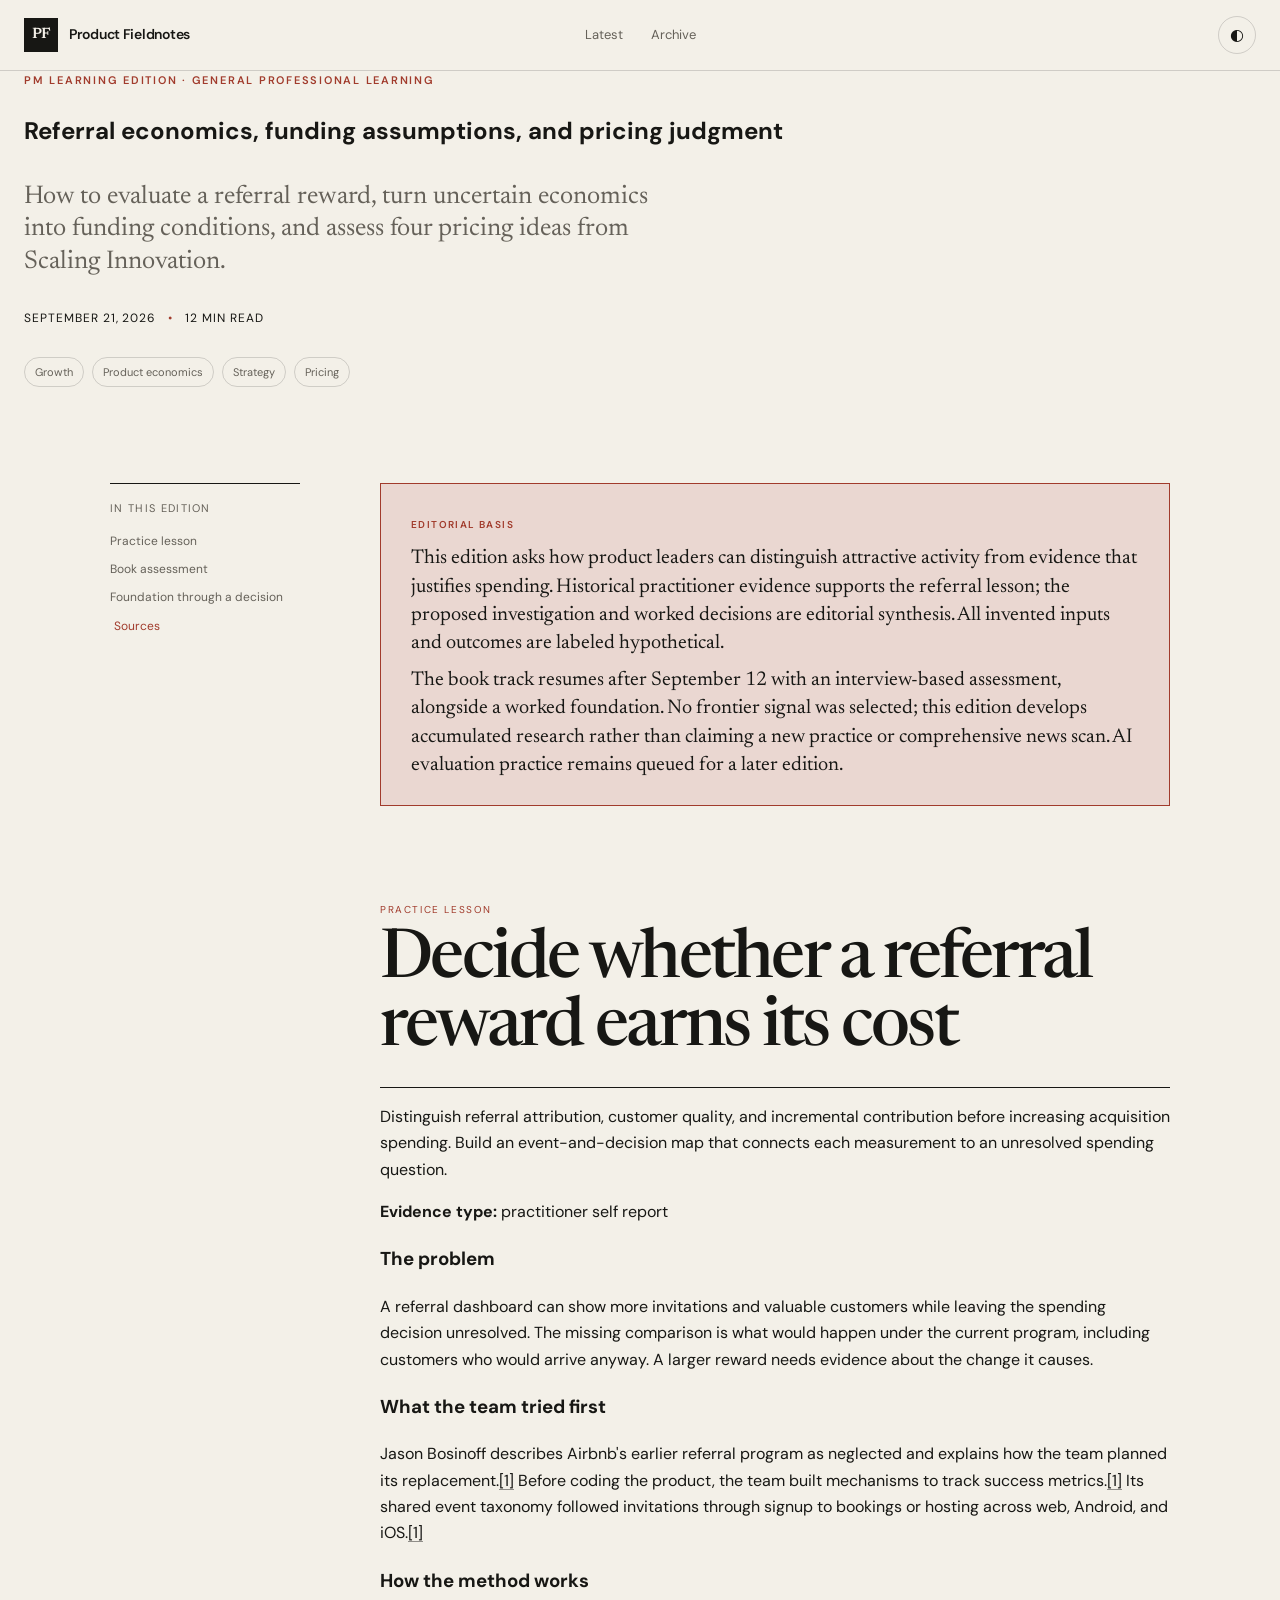
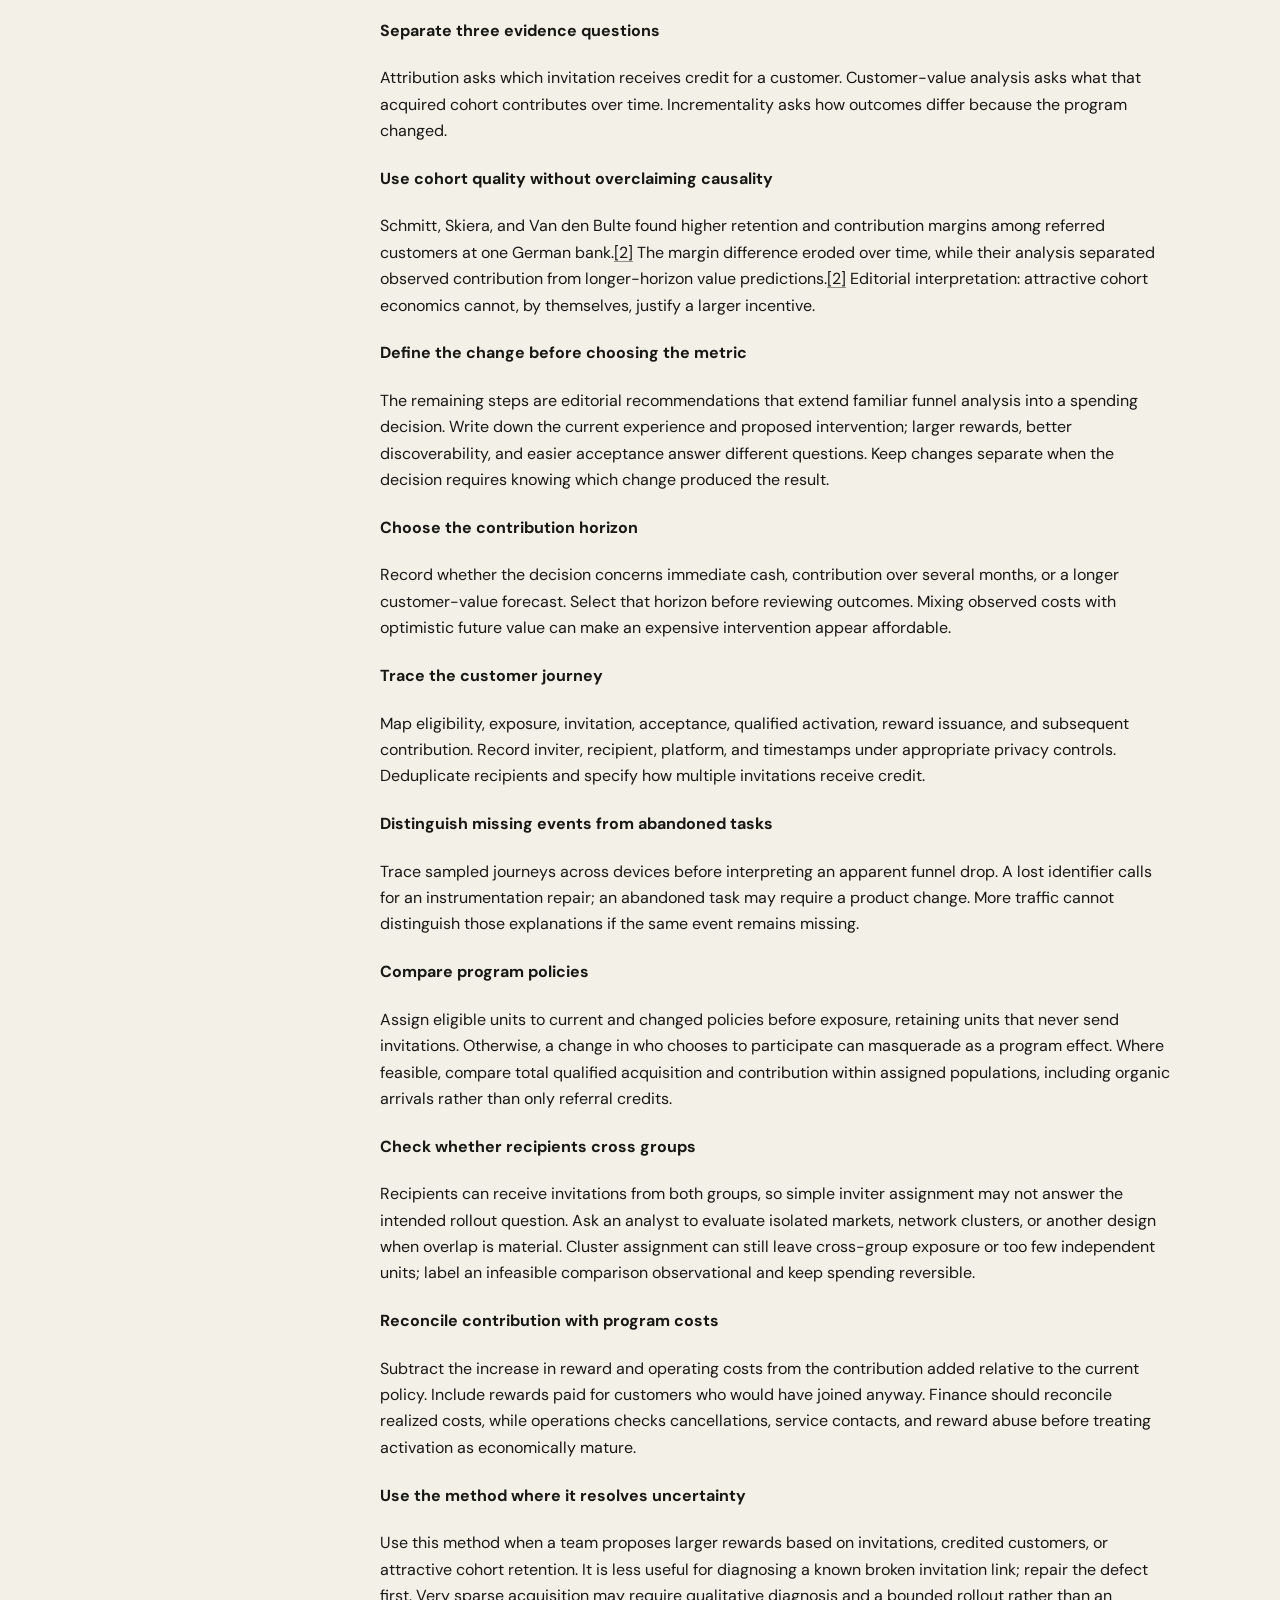
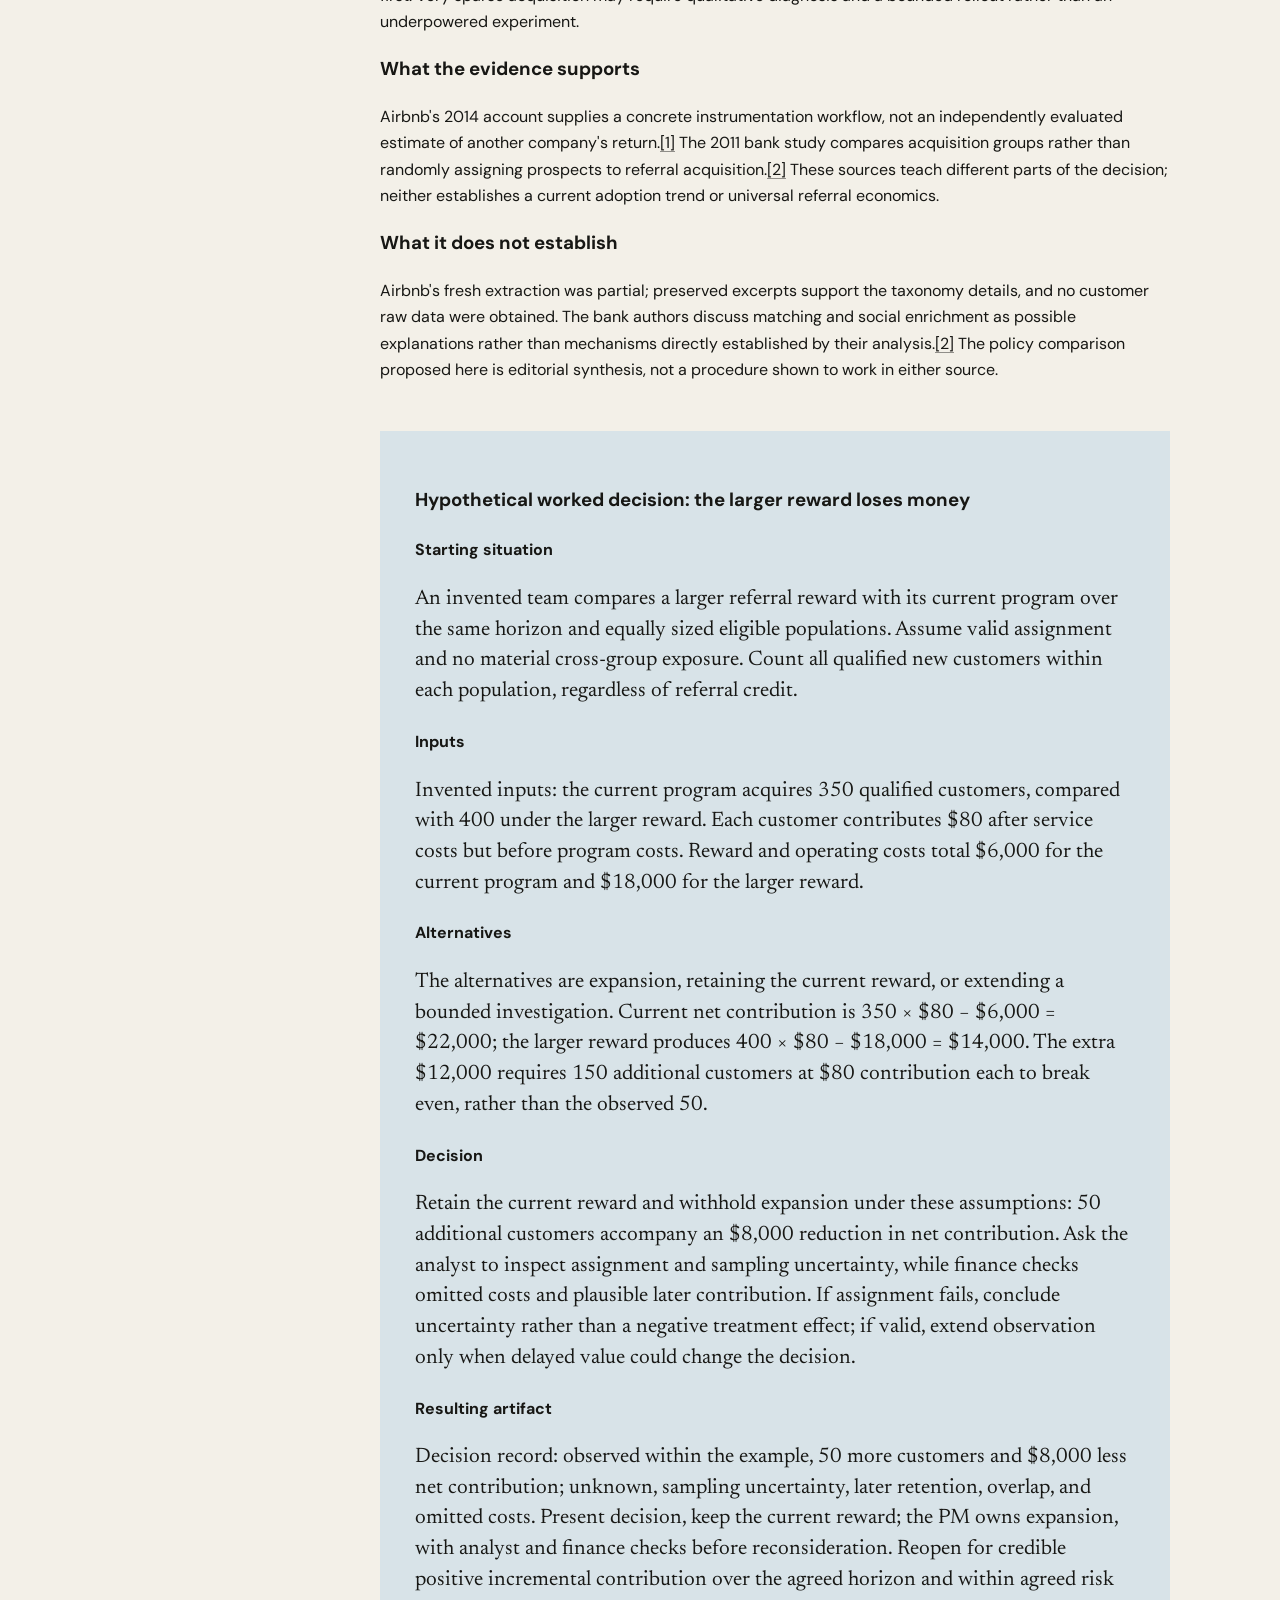
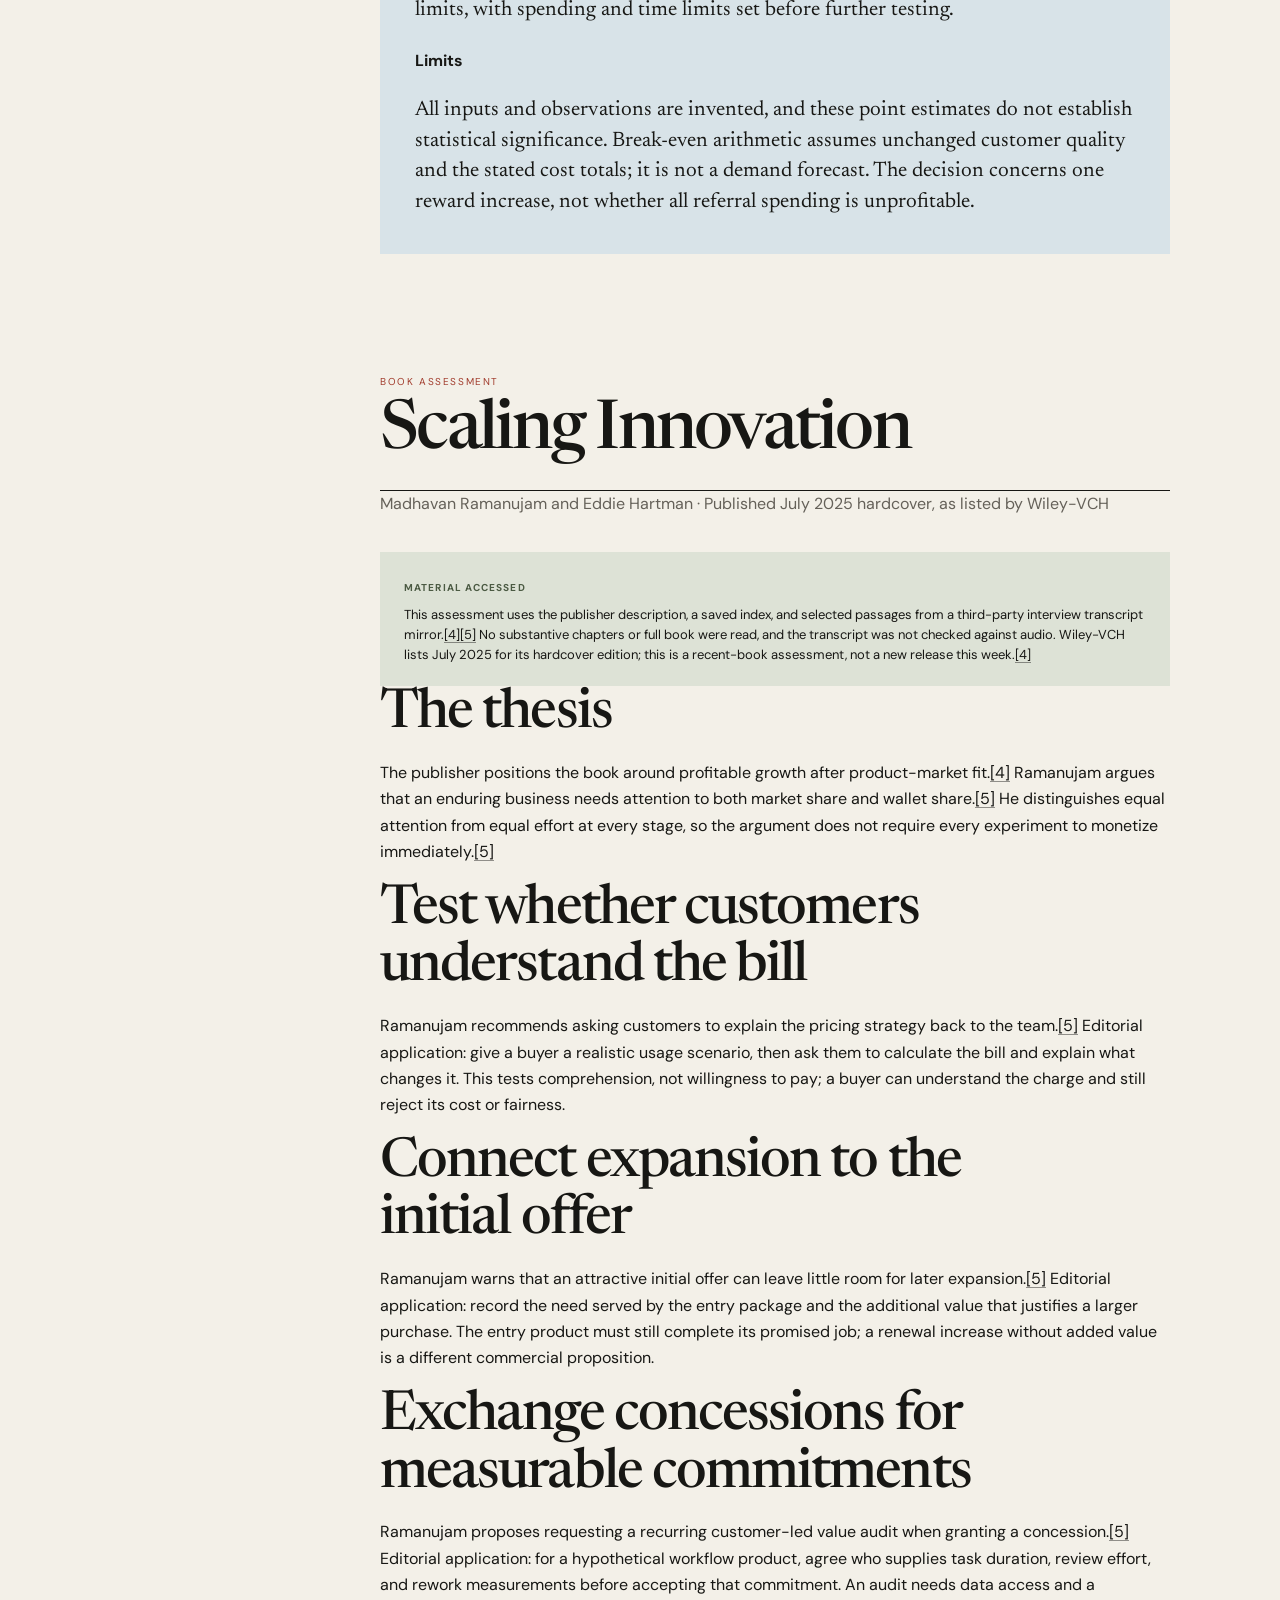
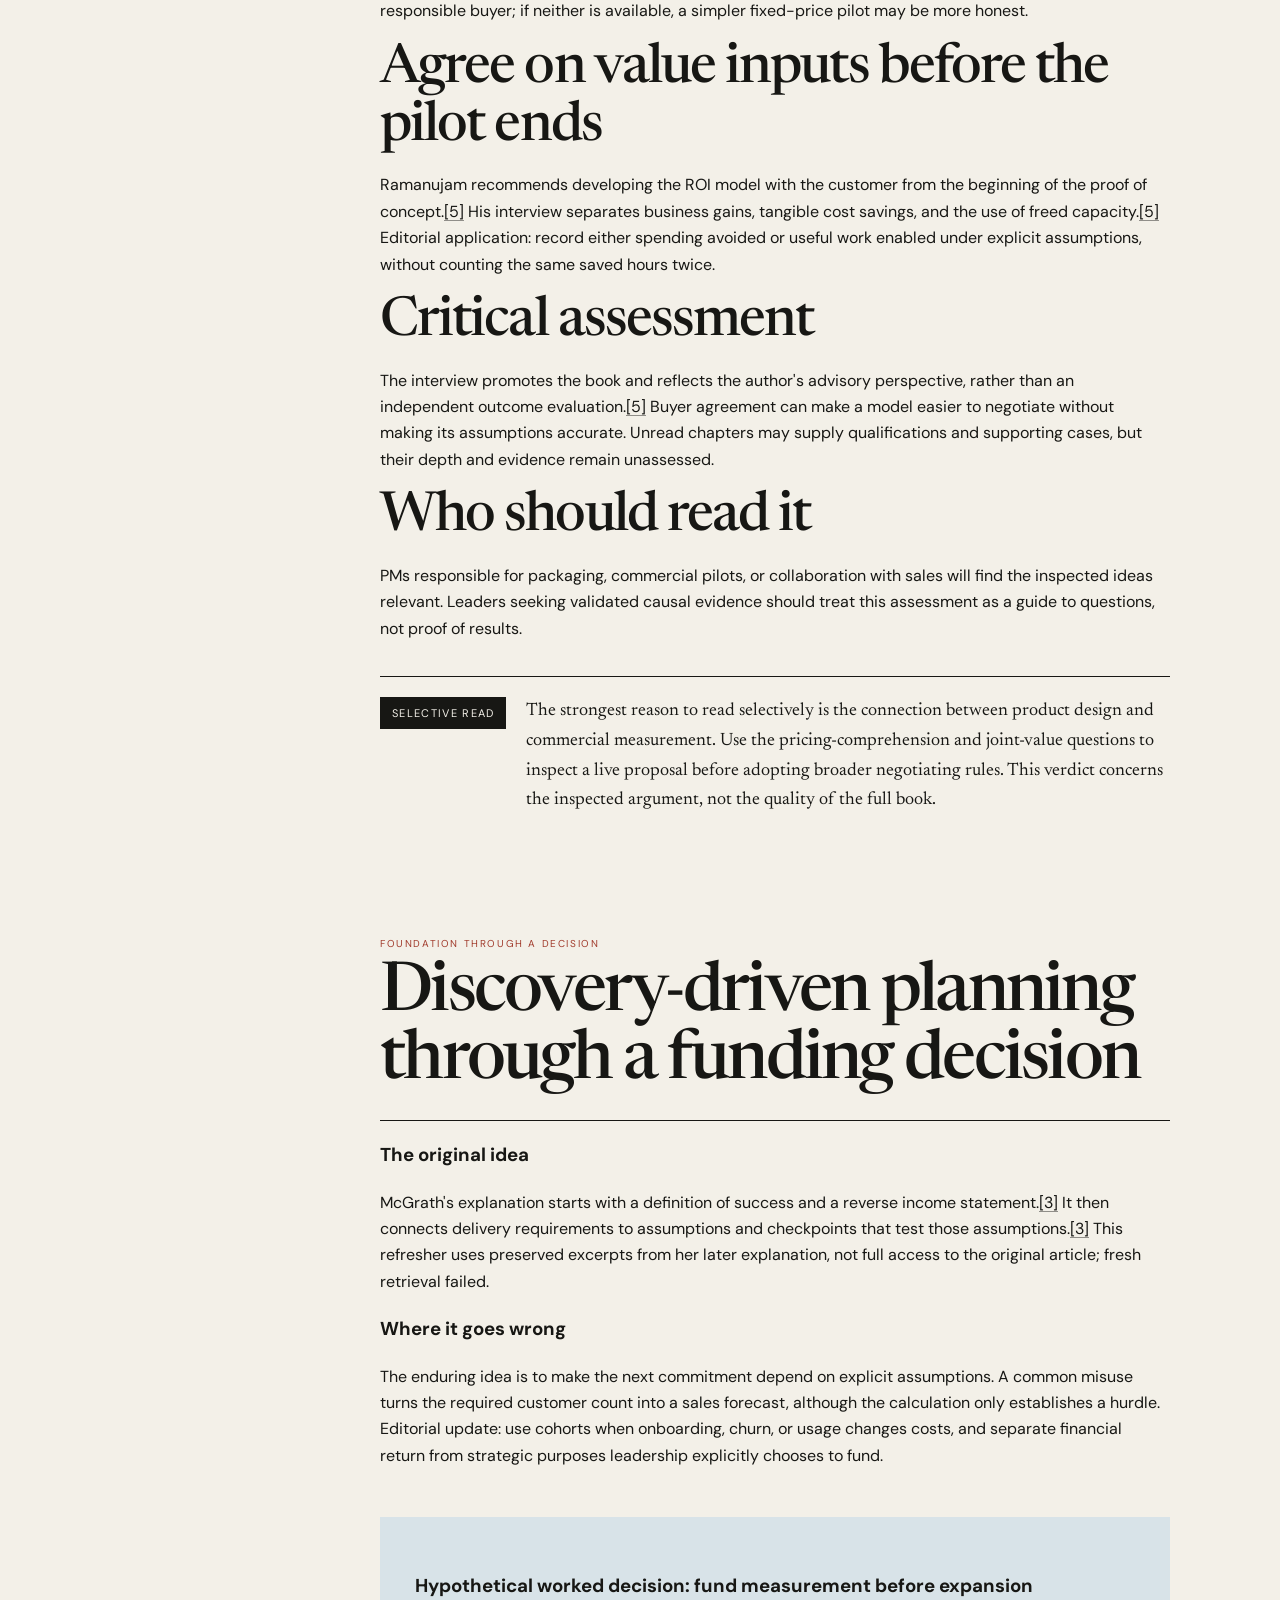
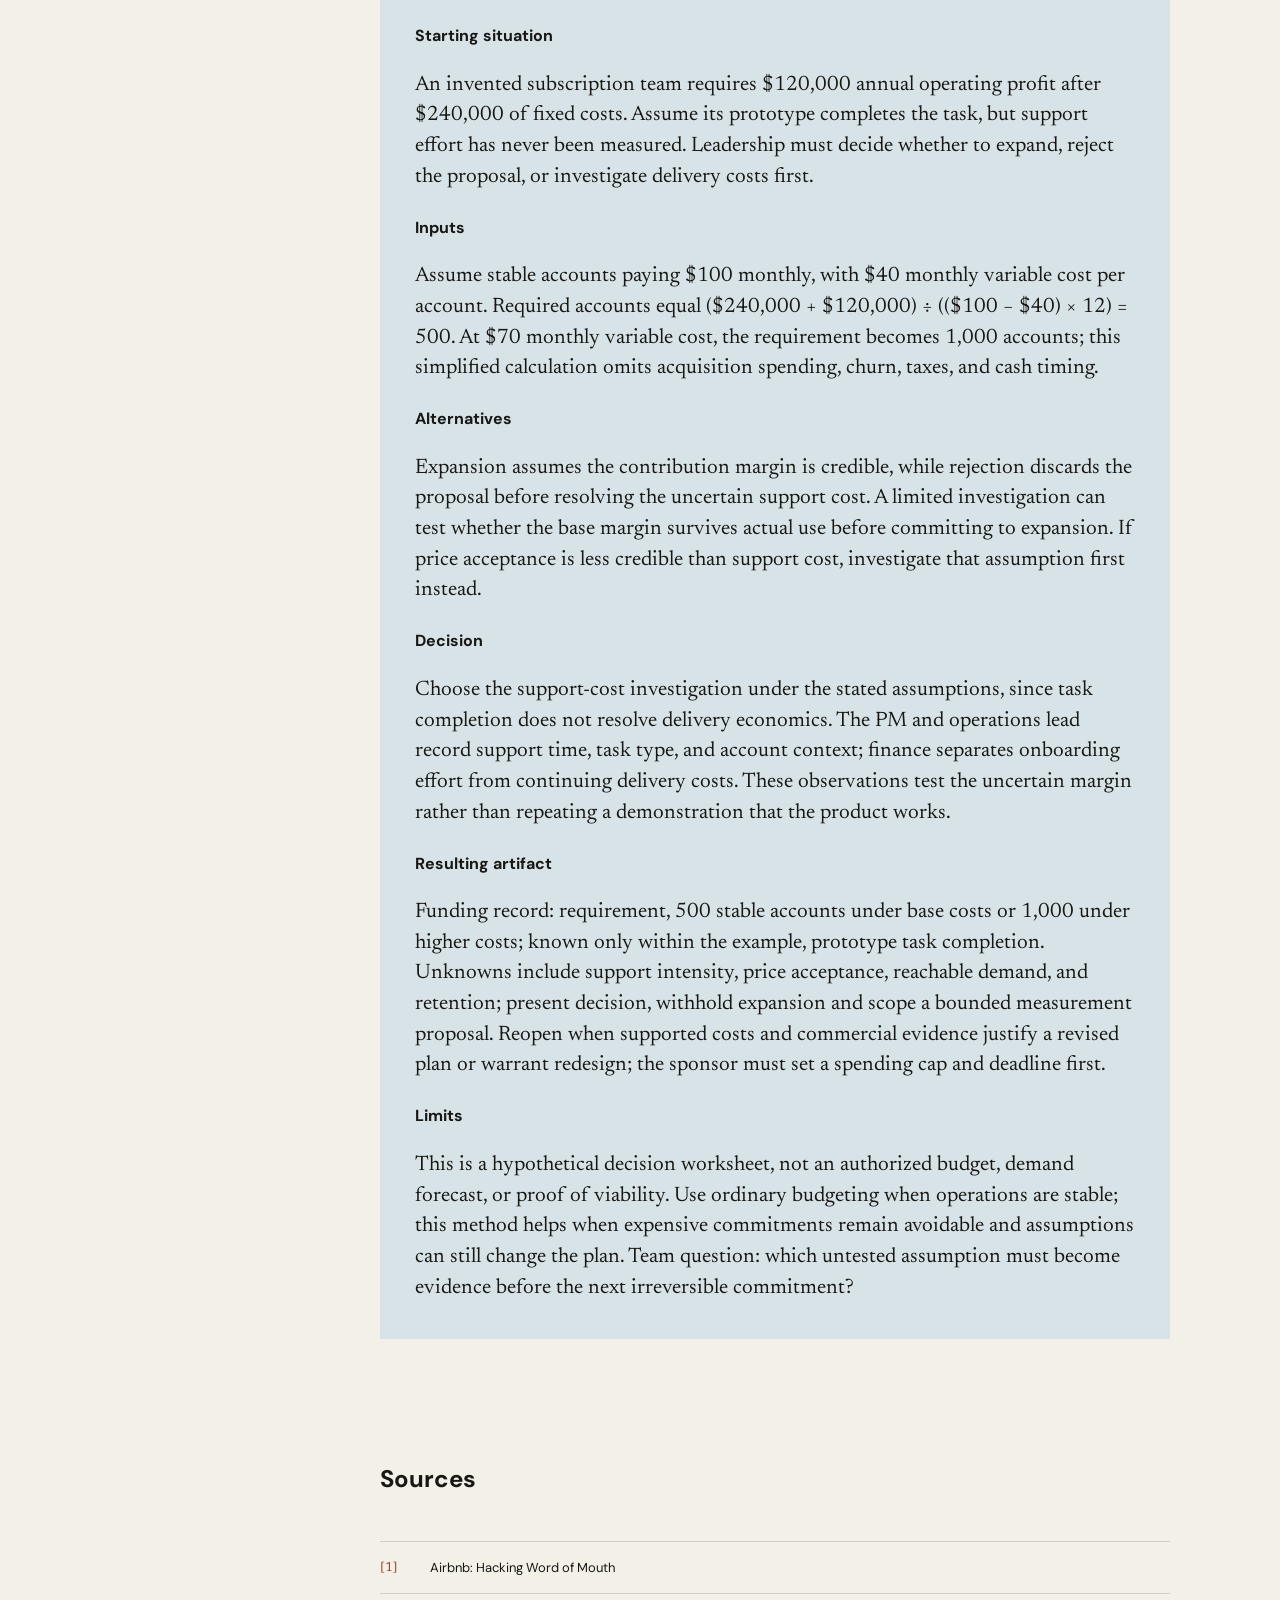
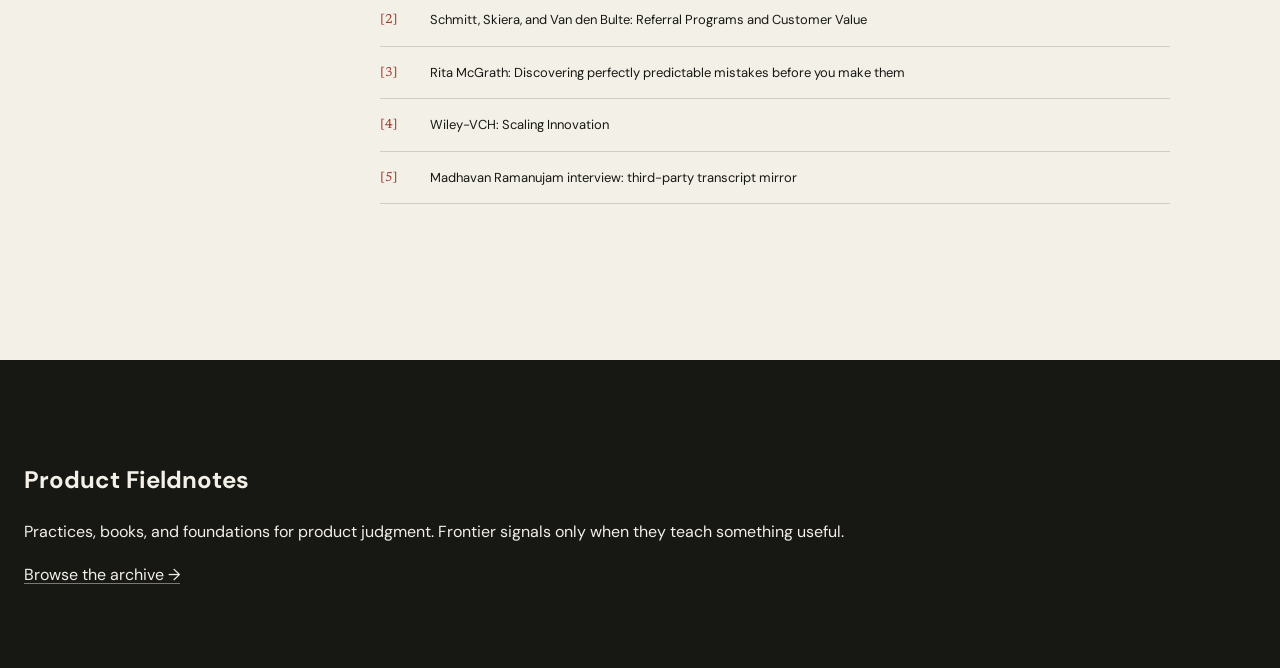
<file: reports/2026-09-21-learning.html>
<!doctype html>
<html lang="en" data-theme="light">
<head>
<meta charset="utf-8"><meta name="viewport" content="width=device-width, initial-scale=1">
<meta name="description" content="How to evaluate a referral reward, turn uncertain economics into funding conditions, and assess four pricing ideas from Scaling Innovation.">
<title>Referral economics, funding assumptions, and pricing judgment — Product Fieldnotes</title>
<link rel="stylesheet" href="../assets/css/site.css">
<script defer src="../assets/js/site.js"></script>
</head>
<body>
<div class="reading-progress" aria-hidden="true"><span></span></div>
<a class="skip-link" href="#report">Skip to report</a>
<header class="site-header"><div class="shell header-inner">
<a class="brand" href="../index.html"><span class="brand-mark">PF</span><span>Product Fieldnotes</span></a>
<nav aria-label="Primary navigation"><a href="../index.html">Latest</a><a href="../archive.html">Archive</a></nav>
<button class="theme-toggle" type="button" aria-label="Toggle color theme">◐</button>
</div></header>
<main id="report">
<section class="shell"><div class="cover-copy">
<p class="eyebrow">PM learning edition · General professional learning</p>
<h1>Referral economics, funding assumptions, and pricing judgment</h1><p class="dek">How to evaluate a referral reward, turn uncertain economics into funding conditions, and assess four pricing ideas from Scaling Innovation.</p>
<div class="edition-meta"><span>September 21, 2026</span><span>12 min read</span></div>
<div class="topic-row"><span>Growth</span><span>Product economics</span><span>Strategy</span><span>Pricing</span></div>
</div></section>
<div class="report-layout shell">
<aside class="toc" aria-label="On this page"><p>In this edition</p>
<a href="#practice">Practice lesson</a><a href="#book">Book assessment</a><a href="#foundation">Foundation through a decision</a><a href="#sources">Sources</a></aside>
<article class="article-body">
<aside class="editor-note"><span>Editorial basis</span><p>This edition asks how product leaders can distinguish attractive activity from evidence that justifies spending. Historical practitioner evidence supports the referral lesson; the proposed investigation and worked decisions are editorial synthesis. All invented inputs and outcomes are labeled hypothetical.</p><p>The book track resumes after September 12 with an interview-based assessment, alongside a worked foundation. No frontier signal was selected; this edition develops accumulated research rather than claiming a new practice or comprehensive news scan. AI evaluation practice remains queued for a later edition.</p></aside>
<section id="practice" class="report-section">
<header class="section-heading"><p>Practice lesson</p><h2>Decide whether a referral reward earns its cost</h2><div class="rule"></div></header>
<p class="lead">Distinguish referral attribution, customer quality, and incremental contribution before increasing acquisition spending. Build an event-and-decision map that connects each measurement to an unresolved spending question.</p>
<p><strong>Evidence type:</strong> practitioner self report</p>
<h3>The problem</h3><p>A referral dashboard can show more invitations and valuable customers while leaving the spending decision unresolved. The missing comparison is what would happen under the current program, including customers who would arrive anyway. A larger reward needs evidence about the change it causes.</p><h3>What the team tried first</h3><p>Jason Bosinoff describes Airbnb&#39;s earlier referral program as neglected and explains how the team planned its replacement.<a href="#source-1">[1]</a> Before coding the product, the team built mechanisms to track success metrics.<a href="#source-1">[1]</a> Its shared event taxonomy followed invitations through signup to bookings or hosting across web, Android, and iOS.<a href="#source-1">[1]</a></p><h3>How the method works</h3>
<h4>Separate three evidence questions</h4><p>Attribution asks which invitation receives credit for a customer. Customer-value analysis asks what that acquired cohort contributes over time. Incrementality asks how outcomes differ because the program changed.</p><h4>Use cohort quality without overclaiming causality</h4><p>Schmitt, Skiera, and Van den Bulte found higher retention and contribution margins among referred customers at one German bank.<a href="#source-2">[2]</a> The margin difference eroded over time, while their analysis separated observed contribution from longer-horizon value predictions.<a href="#source-2">[2]</a> Editorial interpretation: attractive cohort economics cannot, by themselves, justify a larger incentive.</p><h4>Define the change before choosing the metric</h4><p>The remaining steps are editorial recommendations that extend familiar funnel analysis into a spending decision. Write down the current experience and proposed intervention; larger rewards, better discoverability, and easier acceptance answer different questions. Keep changes separate when the decision requires knowing which change produced the result.</p><h4>Choose the contribution horizon</h4><p>Record whether the decision concerns immediate cash, contribution over several months, or a longer customer-value forecast. Select that horizon before reviewing outcomes. Mixing observed costs with optimistic future value can make an expensive intervention appear affordable.</p><h4>Trace the customer journey</h4><p>Map eligibility, exposure, invitation, acceptance, qualified activation, reward issuance, and subsequent contribution. Record inviter, recipient, platform, and timestamps under appropriate privacy controls. Deduplicate recipients and specify how multiple invitations receive credit.</p><h4>Distinguish missing events from abandoned tasks</h4><p>Trace sampled journeys across devices before interpreting an apparent funnel drop. A lost identifier calls for an instrumentation repair; an abandoned task may require a product change. More traffic cannot distinguish those explanations if the same event remains missing.</p><h4>Compare program policies</h4><p>Assign eligible units to current and changed policies before exposure, retaining units that never send invitations. Otherwise, a change in who chooses to participate can masquerade as a program effect. Where feasible, compare total qualified acquisition and contribution within assigned populations, including organic arrivals rather than only referral credits.</p><h4>Check whether recipients cross groups</h4><p>Recipients can receive invitations from both groups, so simple inviter assignment may not answer the intended rollout question. Ask an analyst to evaluate isolated markets, network clusters, or another design when overlap is material. Cluster assignment can still leave cross-group exposure or too few independent units; label an infeasible comparison observational and keep spending reversible.</p><h4>Reconcile contribution with program costs</h4><p>Subtract the increase in reward and operating costs from the contribution added relative to the current policy. Include rewards paid for customers who would have joined anyway. Finance should reconcile realized costs, while operations checks cancellations, service contacts, and reward abuse before treating activation as economically mature.</p><h4>Use the method where it resolves uncertainty</h4><p>Use this method when a team proposes larger rewards based on invitations, credited customers, or attractive cohort retention. It is less useful for diagnosing a known broken invitation link; repair the defect first. Very sparse acquisition may require qualitative diagnosis and a bounded rollout rather than an underpowered experiment.</p><h3>What the evidence supports</h3><p>Airbnb&#39;s 2014 account supplies a concrete instrumentation workflow, not an independently evaluated estimate of another company&#39;s return.<a href="#source-1">[1]</a> The 2011 bank study compares acquisition groups rather than randomly assigning prospects to referral acquisition.<a href="#source-2">[2]</a> These sources teach different parts of the decision; neither establishes a current adoption trend or universal referral economics.</p>
<h3>What it does not establish</h3><p>Airbnb&#39;s fresh extraction was partial; preserved excerpts support the taxonomy details, and no customer raw data were obtained. The bank authors discuss matching and social enrichment as possible explanations rather than mechanisms directly established by their analysis.<a href="#source-2">[2]</a> The policy comparison proposed here is editorial synthesis, not a procedure shown to work in either source.</p>
<div class="worked-example"><h3>Hypothetical worked decision: the larger reward loses money</h3>
<h4>Starting situation</h4><p>An invented team compares a larger referral reward with its current program over the same horizon and equally sized eligible populations. Assume valid assignment and no material cross-group exposure. Count all qualified new customers within each population, regardless of referral credit.</p>
<h4>Inputs</h4><p>Invented inputs: the current program acquires 350 qualified customers, compared with 400 under the larger reward. Each customer contributes $80 after service costs but before program costs. Reward and operating costs total $6,000 for the current program and $18,000 for the larger reward.</p>
<h4>Alternatives</h4><p>The alternatives are expansion, retaining the current reward, or extending a bounded investigation. Current net contribution is 350 × $80 − $6,000 = $22,000; the larger reward produces 400 × $80 − $18,000 = $14,000. The extra $12,000 requires 150 additional customers at $80 contribution each to break even, rather than the observed 50.</p>
<h4>Decision</h4><p>Retain the current reward and withhold expansion under these assumptions: 50 additional customers accompany an $8,000 reduction in net contribution. Ask the analyst to inspect assignment and sampling uncertainty, while finance checks omitted costs and plausible later contribution. If assignment fails, conclude uncertainty rather than a negative treatment effect; if valid, extend observation only when delayed value could change the decision.</p>
<h4>Resulting artifact</h4><p>Decision record: observed within the example, 50 more customers and $8,000 less net contribution; unknown, sampling uncertainty, later retention, overlap, and omitted costs. Present decision, keep the current reward; the PM owns expansion, with analyst and finance checks before reconsideration. Reopen for credible positive incremental contribution over the agreed horizon and within agreed risk limits, with spending and time limits set before further testing.</p>
<h4>Limits</h4><p>All inputs and observations are invented, and these point estimates do not establish statistical significance. Break-even arithmetic assumes unchanged customer quality and the stated cost totals; it is not a demand forecast. The decision concerns one reward increase, not whether all referral spending is unprofitable.</p>
</div>

</section>
<section id="book" class="report-section book-section">
<header class="section-heading"><p>Book assessment</p><h2>Scaling Innovation</h2><div class="rule"></div></header>
<p class="byline">Madhavan Ramanujam and Eddie Hartman · Published July 2025 hardcover, as listed by Wiley-VCH</p>
<div class="caveat"><strong>Material accessed</strong><p>This assessment uses the publisher description, a saved index, and selected passages from a third-party interview transcript mirror.<a href="#source-4">[4]</a><a href="#source-5">[5]</a> No substantive chapters or full book were read, and the transcript was not checked against audio. Wiley-VCH lists July 2025 for its hardcover edition; this is a recent-book assessment, not a new release this week.<a href="#source-4">[4]</a></p></div>
<h3>The thesis</h3><p>The publisher positions the book around profitable growth after product-market fit.<a href="#source-4">[4]</a> Ramanujam argues that an enduring business needs attention to both market share and wallet share.<a href="#source-5">[5]</a> He distinguishes equal attention from equal effort at every stage, so the argument does not require every experiment to monetize immediately.<a href="#source-5">[5]</a></p>
<h3>Test whether customers understand the bill</h3><p>Ramanujam recommends asking customers to explain the pricing strategy back to the team.<a href="#source-5">[5]</a> Editorial application: give a buyer a realistic usage scenario, then ask them to calculate the bill and explain what changes it. This tests comprehension, not willingness to pay; a buyer can understand the charge and still reject its cost or fairness.</p><h3>Connect expansion to the initial offer</h3><p>Ramanujam warns that an attractive initial offer can leave little room for later expansion.<a href="#source-5">[5]</a> Editorial application: record the need served by the entry package and the additional value that justifies a larger purchase. The entry product must still complete its promised job; a renewal increase without added value is a different commercial proposition.</p><h3>Exchange concessions for measurable commitments</h3><p>Ramanujam proposes requesting a recurring customer-led value audit when granting a concession.<a href="#source-5">[5]</a> Editorial application: for a hypothetical workflow product, agree who supplies task duration, review effort, and rework measurements before accepting that commitment. An audit needs data access and a responsible buyer; if neither is available, a simpler fixed-price pilot may be more honest.</p><h3>Agree on value inputs before the pilot ends</h3><p>Ramanujam recommends developing the ROI model with the customer from the beginning of the proof of concept.<a href="#source-5">[5]</a> His interview separates business gains, tangible cost savings, and the use of freed capacity.<a href="#source-5">[5]</a> Editorial application: record either spending avoided or useful work enabled under explicit assumptions, without counting the same saved hours twice.</p><h3>Critical assessment</h3><p>The interview promotes the book and reflects the author&#39;s advisory perspective, rather than an independent outcome evaluation.<a href="#source-5">[5]</a> Buyer agreement can make a model easier to negotiate without making its assumptions accurate. Unread chapters may supply qualifications and supporting cases, but their depth and evidence remain unassessed.</p>
<h3>Who should read it</h3><p>PMs responsible for packaging, commercial pilots, or collaboration with sales will find the inspected ideas relevant. Leaders seeking validated causal evidence should treat this assessment as a guide to questions, not proof of results.</p>
<div class="verdict"><span>Selective read</span><p>The strongest reason to read selectively is the connection between product design and commercial measurement. Use the pricing-comprehension and joint-value questions to inspect a live proposal before adopting broader negotiating rules. This verdict concerns the inspected argument, not the quality of the full book.</p></div>
</section><section id="foundation" class="report-section">
<header class="section-heading"><p>Foundation through a decision</p><h2>Discovery-driven planning through a funding decision</h2><div class="rule"></div></header>
<h3>The original idea</h3><p>McGrath&#39;s explanation starts with a definition of success and a reverse income statement.<a href="#source-3">[3]</a> It then connects delivery requirements to assumptions and checkpoints that test those assumptions.<a href="#source-3">[3]</a> This refresher uses preserved excerpts from her later explanation, not full access to the original article; fresh retrieval failed.</p>
<h3>Where it goes wrong</h3><p>The enduring idea is to make the next commitment depend on explicit assumptions. A common misuse turns the required customer count into a sales forecast, although the calculation only establishes a hurdle. Editorial update: use cohorts when onboarding, churn, or usage changes costs, and separate financial return from strategic purposes leadership explicitly chooses to fund.</p>
<div class="worked-example"><h3>Hypothetical worked decision: fund measurement before expansion</h3>
<h4>Starting situation</h4><p>An invented subscription team requires $120,000 annual operating profit after $240,000 of fixed costs. Assume its prototype completes the task, but support effort has never been measured. Leadership must decide whether to expand, reject the proposal, or investigate delivery costs first.</p>
<h4>Inputs</h4><p>Assume stable accounts paying $100 monthly, with $40 monthly variable cost per account. Required accounts equal ($240,000 + $120,000) ÷ (($100 − $40) × 12) = 500. At $70 monthly variable cost, the requirement becomes 1,000 accounts; this simplified calculation omits acquisition spending, churn, taxes, and cash timing.</p>
<h4>Alternatives</h4><p>Expansion assumes the contribution margin is credible, while rejection discards the proposal before resolving the uncertain support cost. A limited investigation can test whether the base margin survives actual use before committing to expansion. If price acceptance is less credible than support cost, investigate that assumption first instead.</p>
<h4>Decision</h4><p>Choose the support-cost investigation under the stated assumptions, since task completion does not resolve delivery economics. The PM and operations lead record support time, task type, and account context; finance separates onboarding effort from continuing delivery costs. These observations test the uncertain margin rather than repeating a demonstration that the product works.</p>
<h4>Resulting artifact</h4><p>Funding record: requirement, 500 stable accounts under base costs or 1,000 under higher costs; known only within the example, prototype task completion. Unknowns include support intensity, price acceptance, reachable demand, and retention; present decision, withhold expansion and scope a bounded measurement proposal. Reopen when supported costs and commercial evidence justify a revised plan or warrant redesign; the sponsor must set a spending cap and deadline first.</p>
<h4>Limits</h4><p>This is a hypothetical decision worksheet, not an authorized budget, demand forecast, or proof of viability. Use ordinary budgeting when operations are stable; this method helps when expensive commitments remain avoidable and assumptions can still change the plan. Team question: which untested assumption must become evidence before the next irreversible commitment?</p>
</div>

</section><section id="sources" class="report-section sources-section"><h2>Sources</h2>
<ol><li id="source-1"><a href="https://medium.com/airbnb-engineering/hacking-word-of-mouth-making-referrals-work-for-airbnb-46468e7790a6" target="_blank" rel="noopener">Airbnb: Hacking Word of Mouth</a></li><li id="source-2"><a href="https://faculty.wharton.upenn.edu/wp-content/uploads/2012/04/Schmitt-Skiera-vandenBulte-2011-Referral-Programs-Customer-Value.pdf" target="_blank" rel="noopener">Schmitt, Skiera, and Van den Bulte: Referral Programs and Customer Value</a></li><li id="source-3"><a href="https://ritamcgrath.com/sparks/2021/08/discovering-perfectly-predictable-mistakes-before-you-make-them" target="_blank" rel="noopener">Rita McGrath: Discovering perfectly predictable mistakes before you make them</a></li><li id="source-4"><a href="https://www.wiley-vch.de/en/areas-interest/finance-economics-law/scaling-innovation-978-1-119-63306-8" target="_blank" rel="noopener">Wiley-VCH: Scaling Innovation</a></li><li id="source-5"><a href="https://github.com/ChatPRD/lennys-podcast-transcripts/blob/main/episodes/madhavan-ramanujam/transcript.md" target="_blank" rel="noopener">Madhavan Ramanujam interview: third-party transcript mirror</a></li></ol>
</section>
</article></div></main>
<footer id="about"><div class="shell"><h2>Product Fieldnotes</h2><p>Practices, books, and foundations for product judgment. Frontier signals only when they teach something useful.</p><a href="../archive.html">Browse the archive →</a></div></footer>
</body></html>
</file>
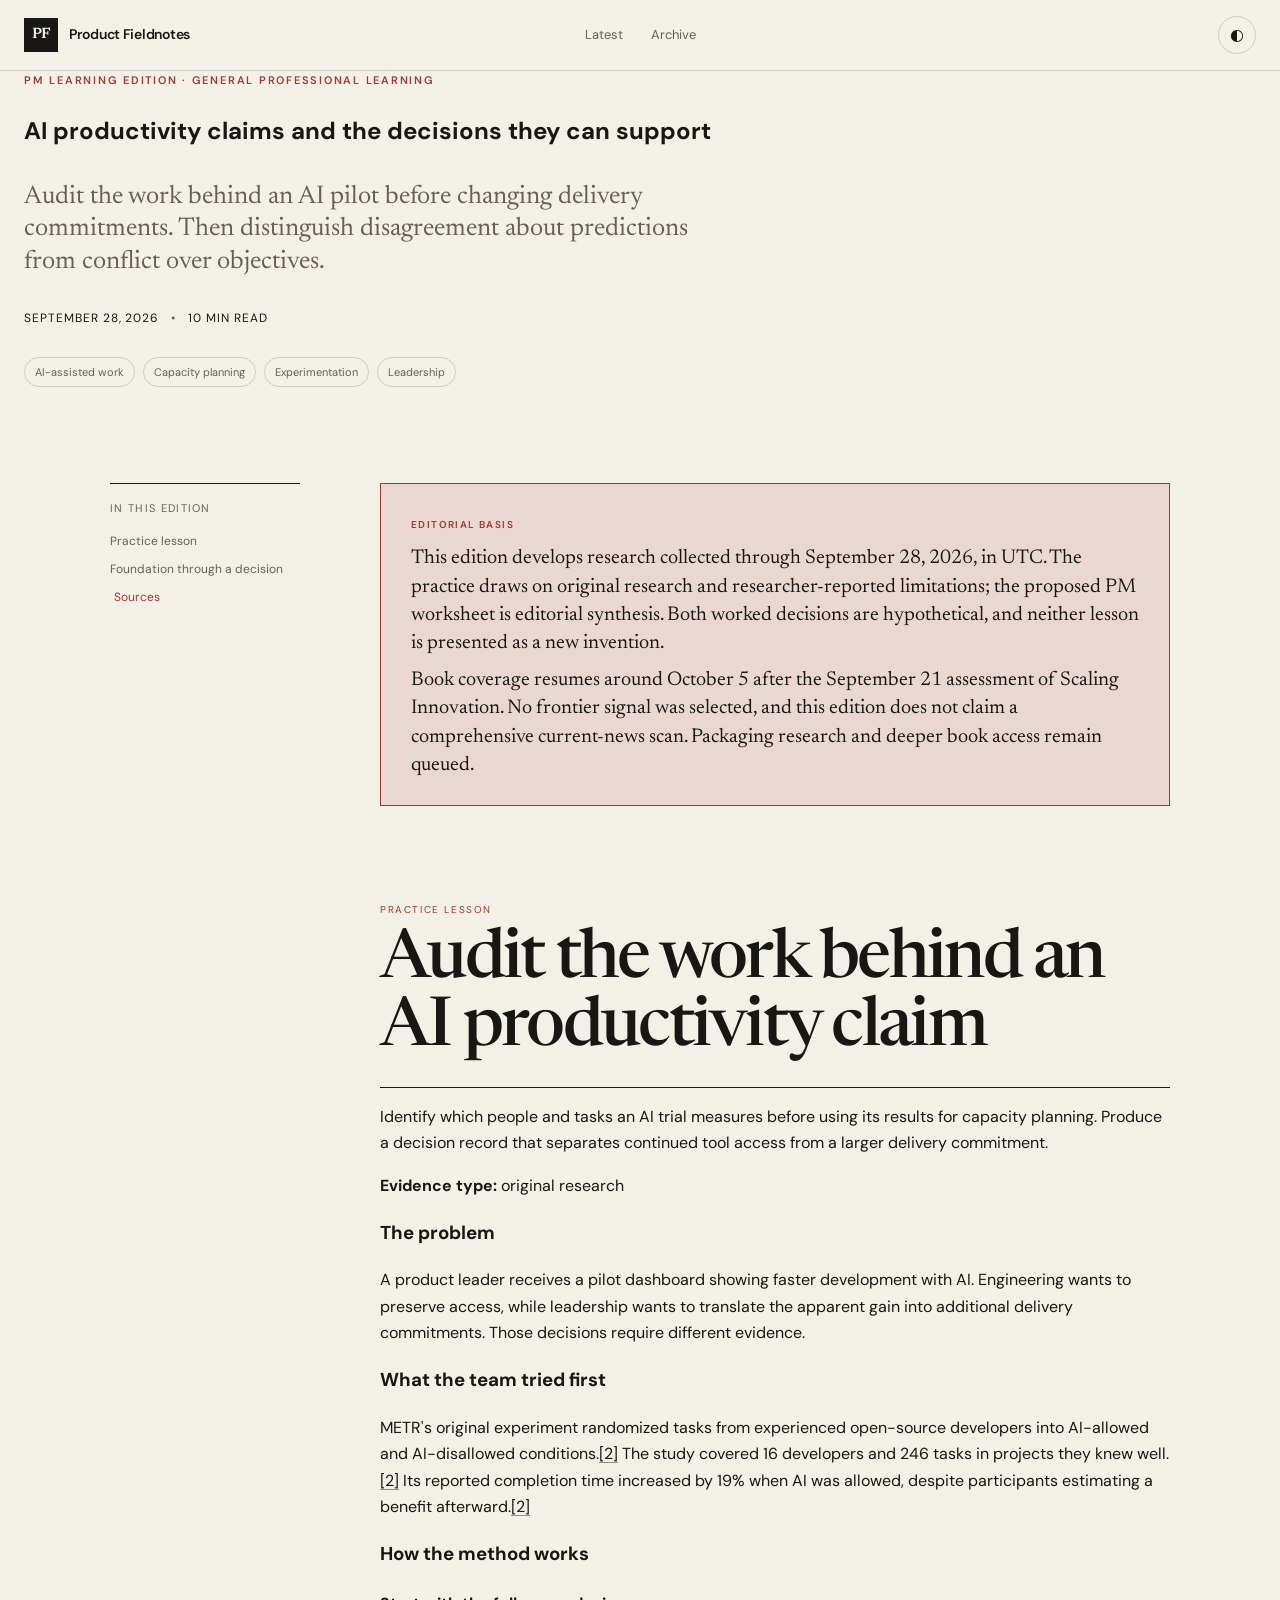
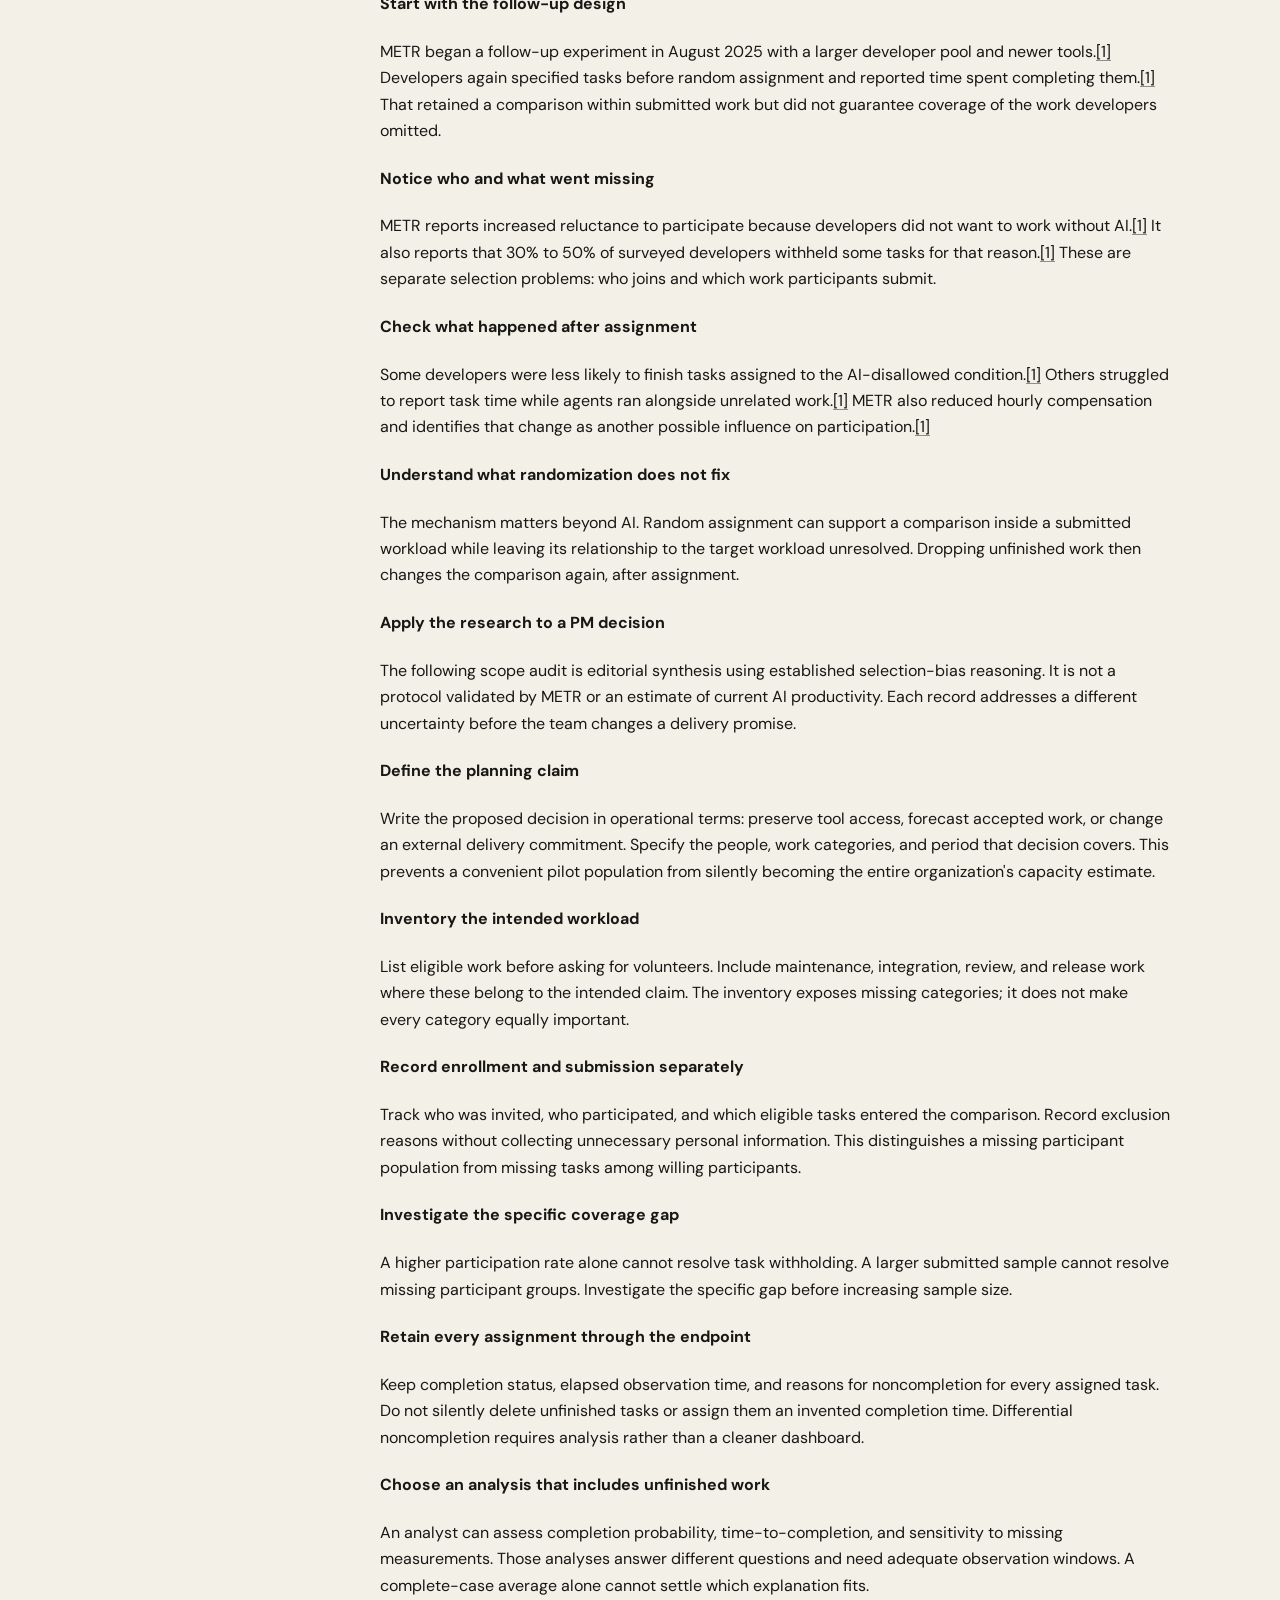
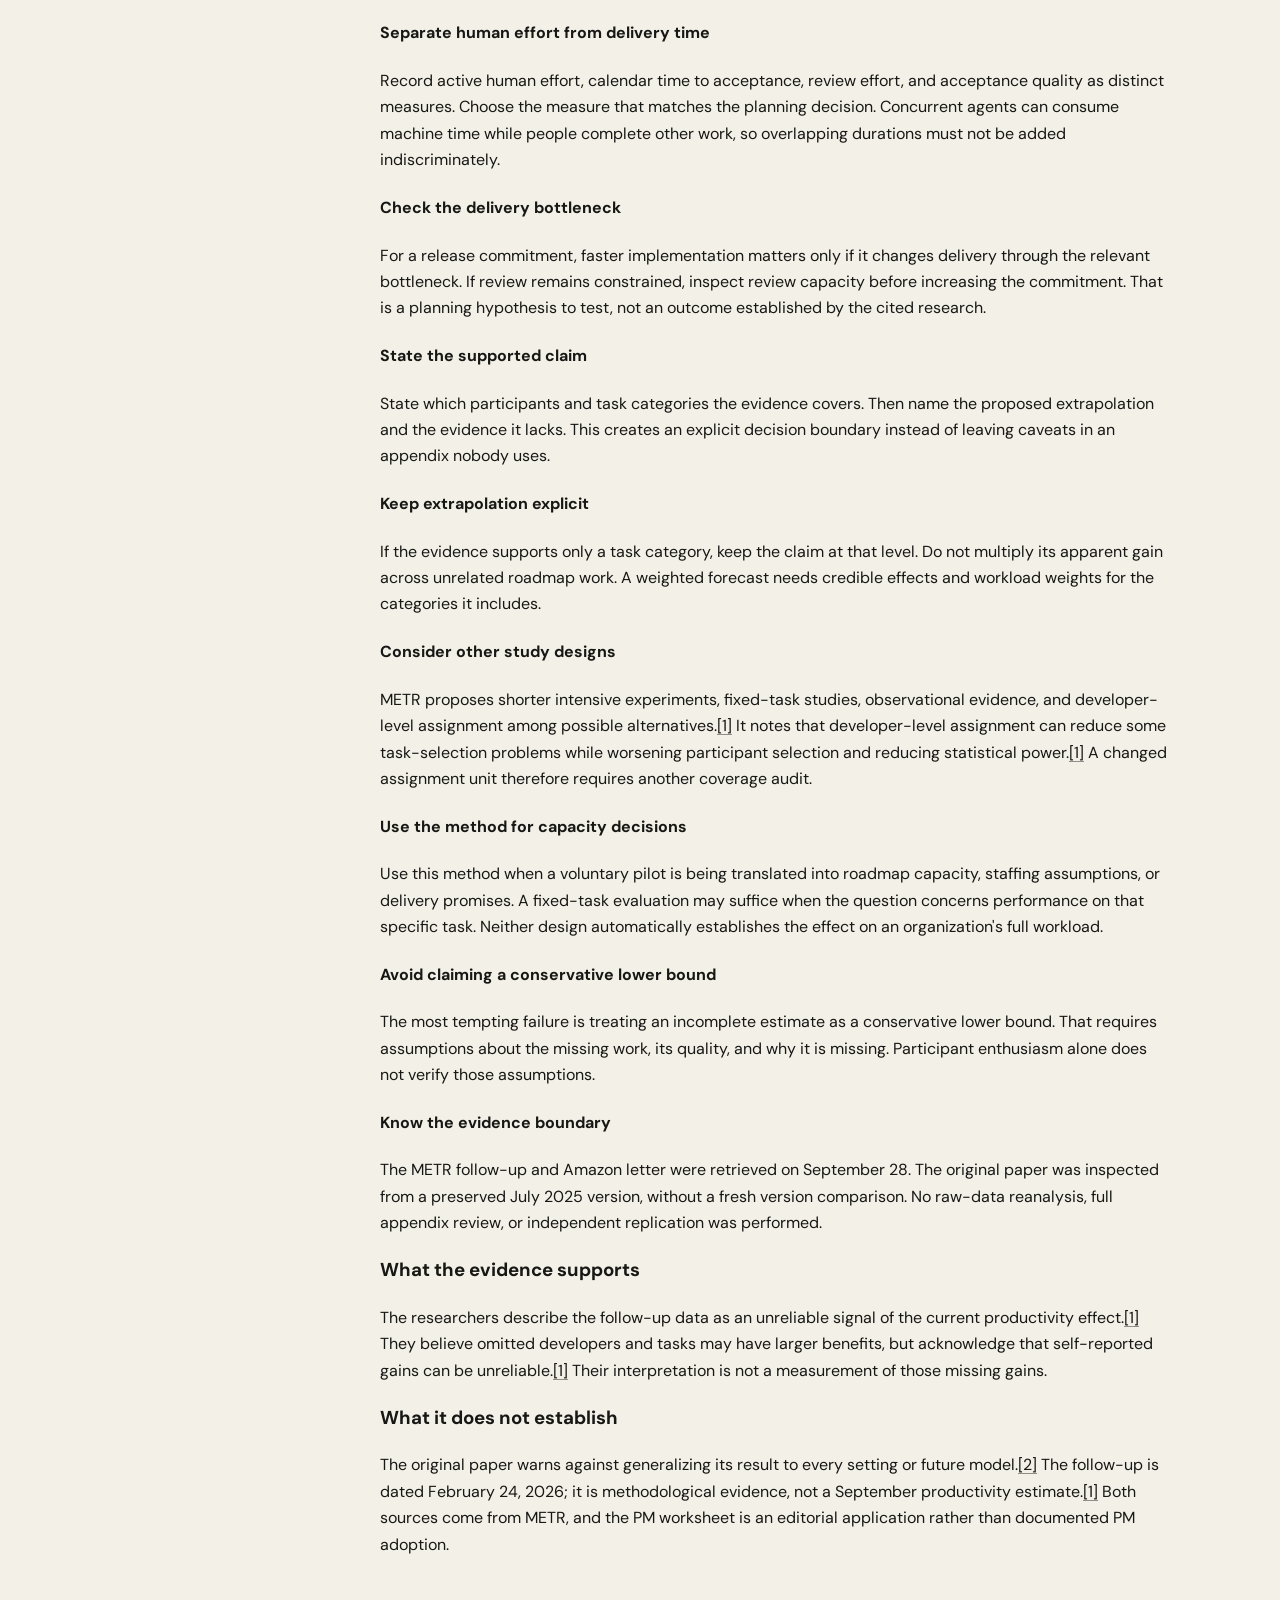
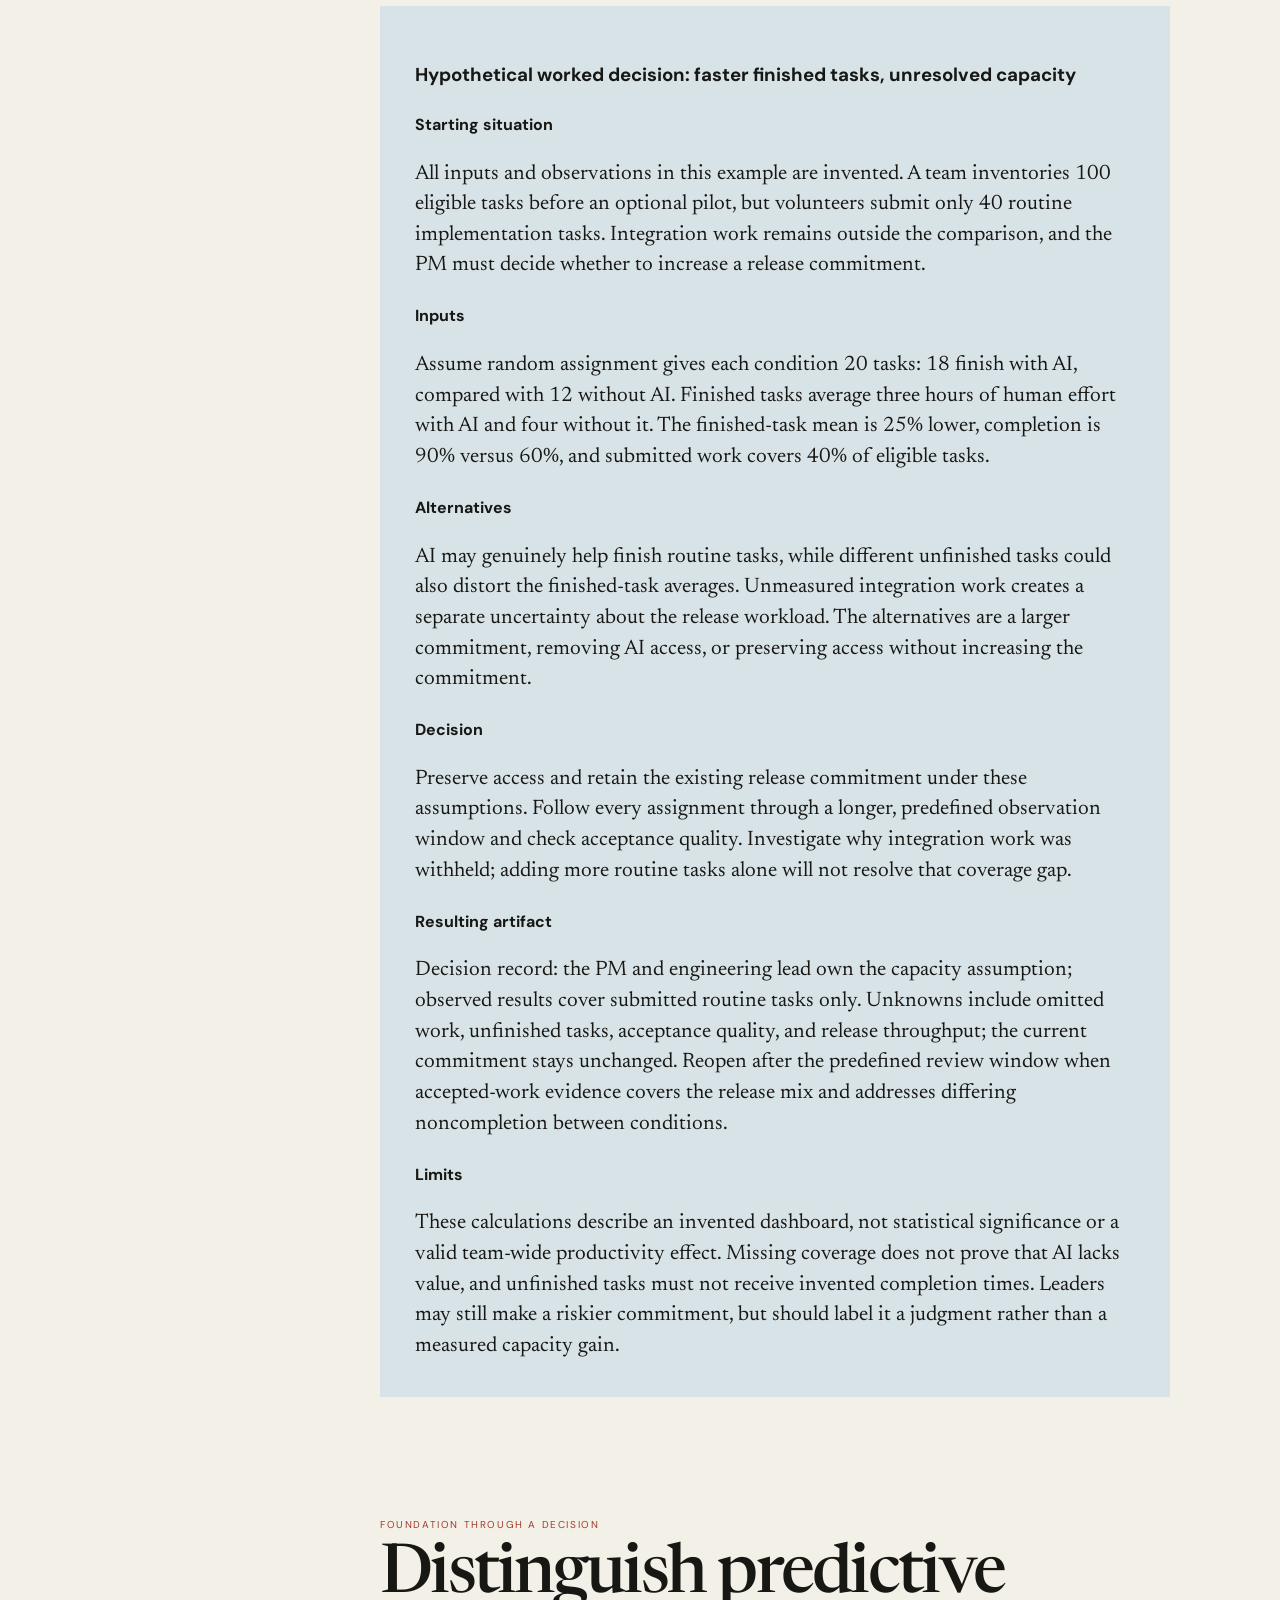
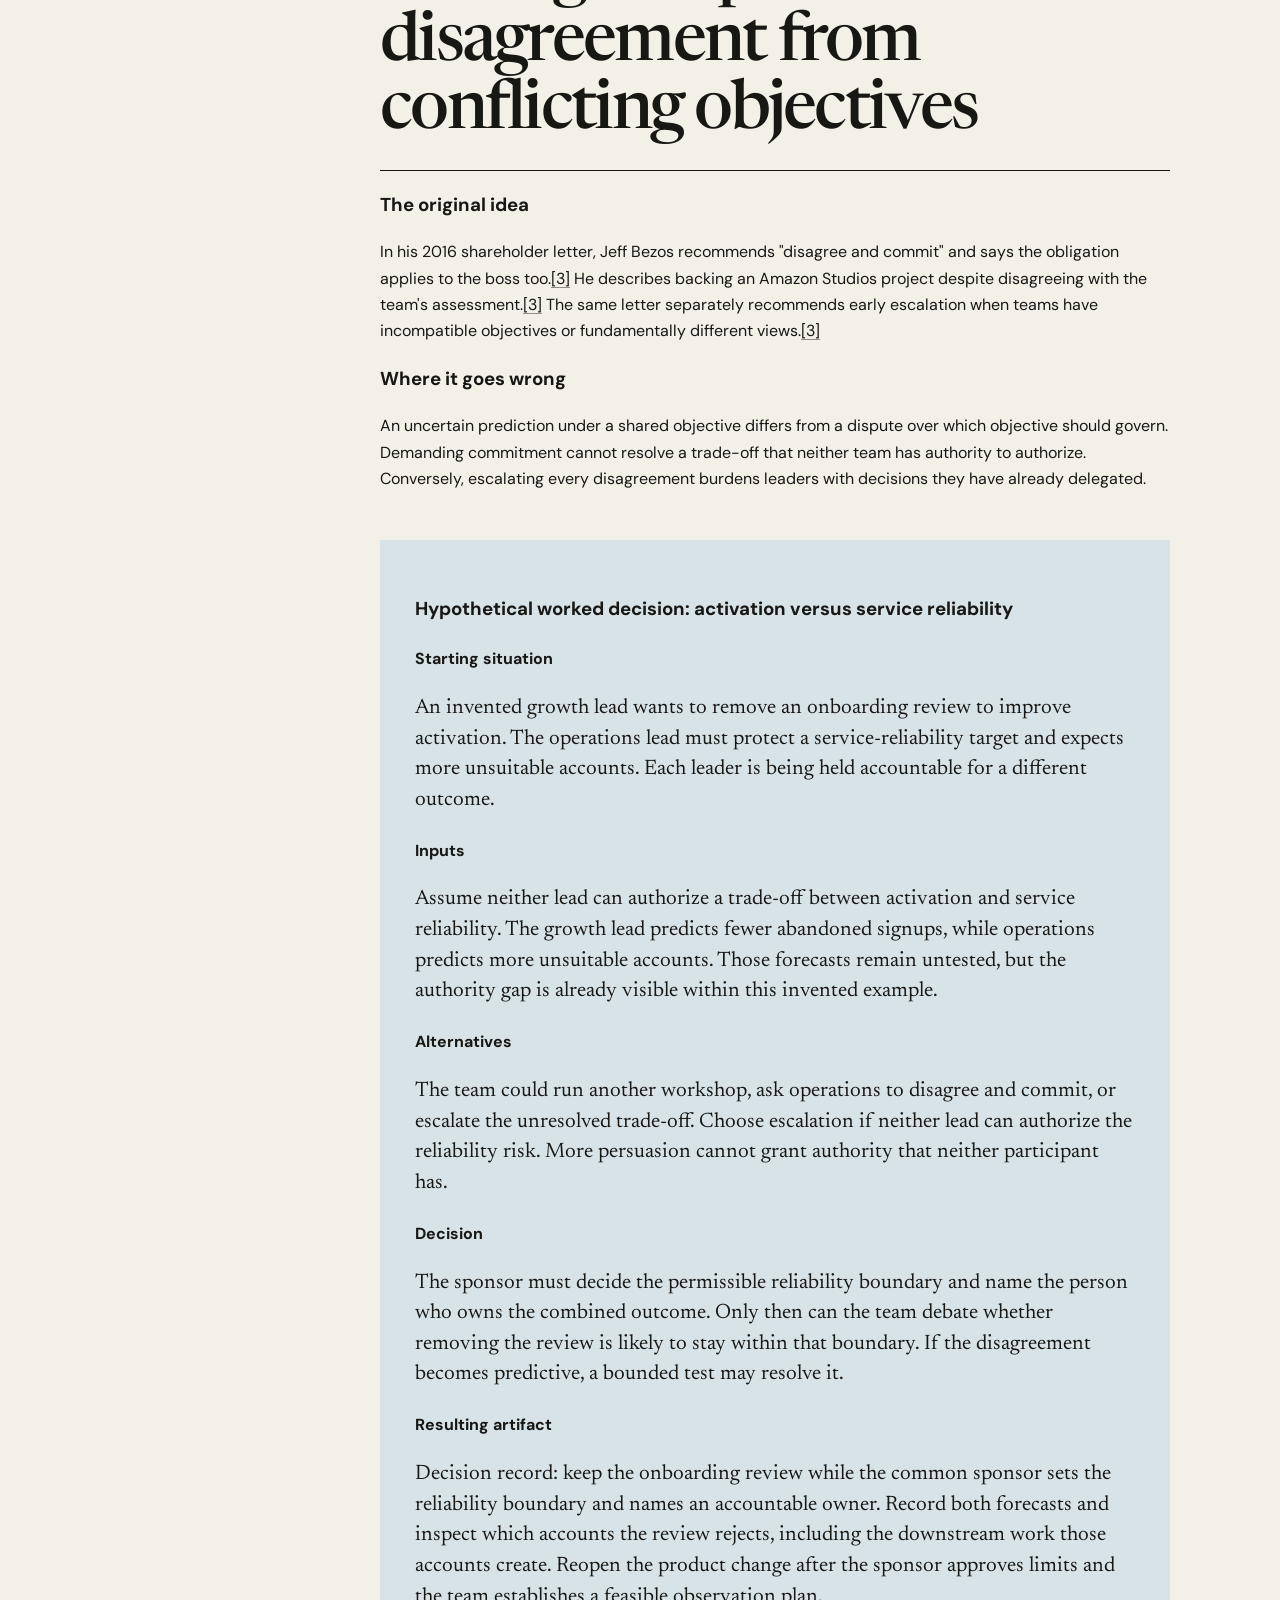
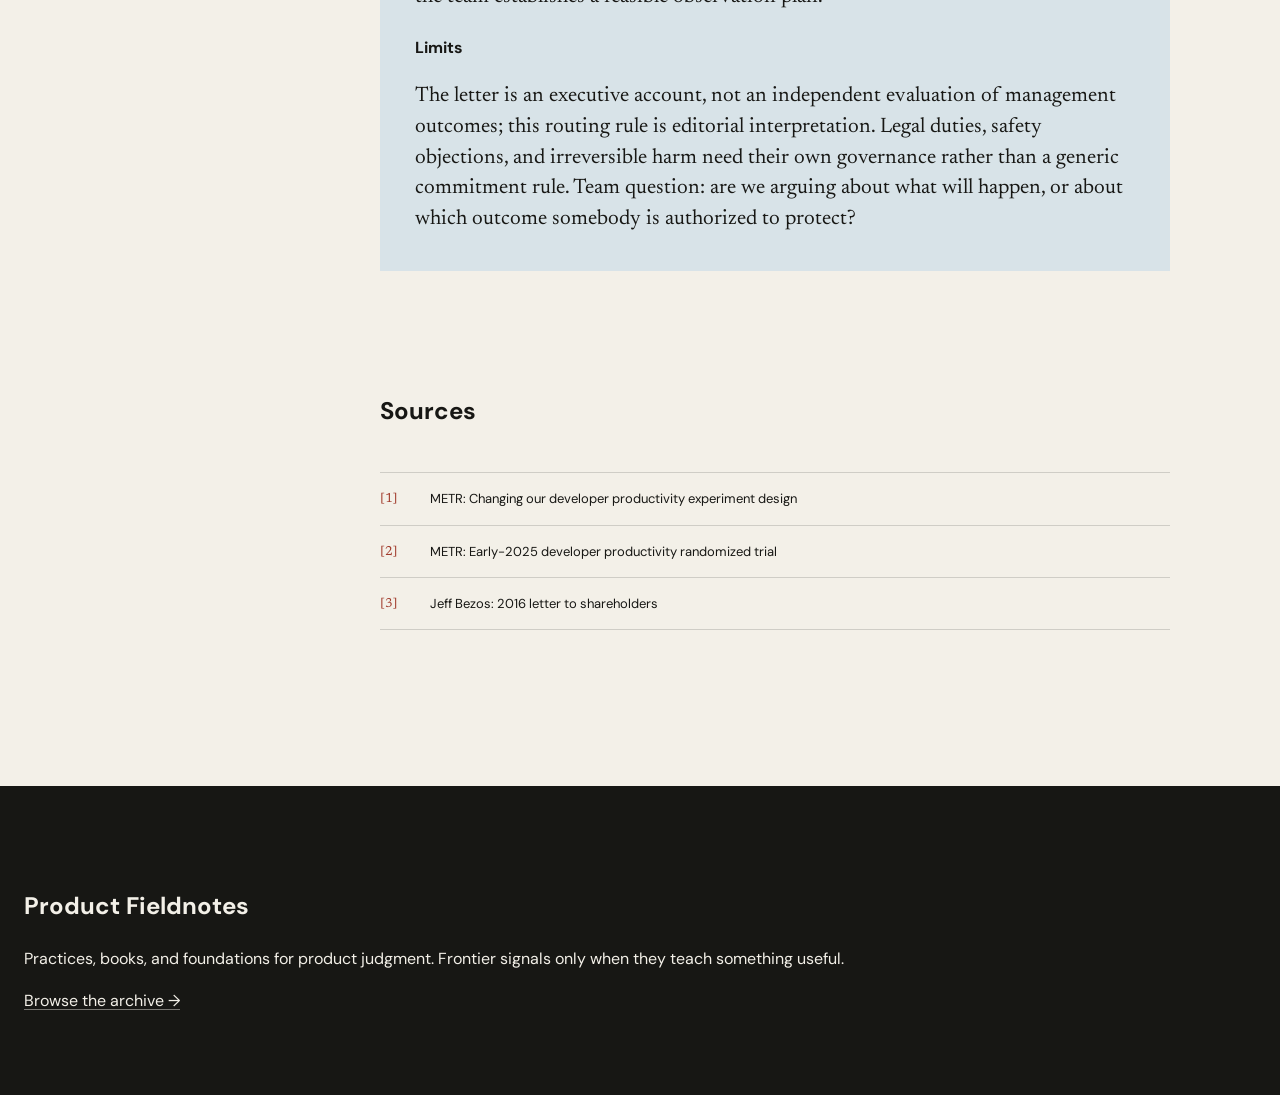
<file: reports/2026-09-28-learning.html>
<!doctype html>
<html lang="en" data-theme="light">
<head>
<meta charset="utf-8"><meta name="viewport" content="width=device-width, initial-scale=1">
<meta name="description" content="Audit the work behind an AI pilot before changing delivery commitments. Then distinguish disagreement about predictions from conflict over objectives.">
<title>AI productivity claims and the decisions they can support — Product Fieldnotes</title>
<link rel="stylesheet" href="../assets/css/site.css">
<script defer src="../assets/js/site.js"></script>
</head>
<body>
<div class="reading-progress" aria-hidden="true"><span></span></div>
<a class="skip-link" href="#report">Skip to report</a>
<header class="site-header"><div class="shell header-inner">
<a class="brand" href="../index.html"><span class="brand-mark">PF</span><span>Product Fieldnotes</span></a>
<nav aria-label="Primary navigation"><a href="../index.html">Latest</a><a href="../archive.html">Archive</a></nav>
<button class="theme-toggle" type="button" aria-label="Toggle color theme">◐</button>
</div></header>
<main id="report">
<section class="shell"><div class="cover-copy">
<p class="eyebrow">PM learning edition · General professional learning</p>
<h1>AI productivity claims and the decisions they can support</h1><p class="dek">Audit the work behind an AI pilot before changing delivery commitments. Then distinguish disagreement about predictions from conflict over objectives.</p>
<div class="edition-meta"><span>September 28, 2026</span><span>10 min read</span></div>
<div class="topic-row"><span>AI-assisted work</span><span>Capacity planning</span><span>Experimentation</span><span>Leadership</span></div>
</div></section>
<div class="report-layout shell">
<aside class="toc" aria-label="On this page"><p>In this edition</p>
<a href="#practice">Practice lesson</a><a href="#foundation">Foundation through a decision</a><a href="#sources">Sources</a></aside>
<article class="article-body">
<aside class="editor-note"><span>Editorial basis</span><p>This edition develops research collected through September 28, 2026, in UTC. The practice draws on original research and researcher-reported limitations; the proposed PM worksheet is editorial synthesis. Both worked decisions are hypothetical, and neither lesson is presented as a new invention.</p><p>Book coverage resumes around October 5 after the September 21 assessment of Scaling Innovation. No frontier signal was selected, and this edition does not claim a comprehensive current-news scan. Packaging research and deeper book access remain queued.</p></aside>
<section id="practice" class="report-section">
<header class="section-heading"><p>Practice lesson</p><h2>Audit the work behind an AI productivity claim</h2><div class="rule"></div></header>
<p class="lead">Identify which people and tasks an AI trial measures before using its results for capacity planning. Produce a decision record that separates continued tool access from a larger delivery commitment.</p>
<p><strong>Evidence type:</strong> original research</p>
<h3>The problem</h3><p>A product leader receives a pilot dashboard showing faster development with AI. Engineering wants to preserve access, while leadership wants to translate the apparent gain into additional delivery commitments. Those decisions require different evidence.</p><h3>What the team tried first</h3><p>METR&#39;s original experiment randomized tasks from experienced open-source developers into AI-allowed and AI-disallowed conditions.<a href="#source-2">[2]</a> The study covered 16 developers and 246 tasks in projects they knew well.<a href="#source-2">[2]</a> Its reported completion time increased by 19% when AI was allowed, despite participants estimating a benefit afterward.<a href="#source-2">[2]</a></p><h3>How the method works</h3>
<h4>Start with the follow-up design</h4><p>METR began a follow-up experiment in August 2025 with a larger developer pool and newer tools.<a href="#source-1">[1]</a> Developers again specified tasks before random assignment and reported time spent completing them.<a href="#source-1">[1]</a> That retained a comparison within submitted work but did not guarantee coverage of the work developers omitted.</p><h4>Notice who and what went missing</h4><p>METR reports increased reluctance to participate because developers did not want to work without AI.<a href="#source-1">[1]</a> It also reports that 30% to 50% of surveyed developers withheld some tasks for that reason.<a href="#source-1">[1]</a> These are separate selection problems: who joins and which work participants submit.</p><h4>Check what happened after assignment</h4><p>Some developers were less likely to finish tasks assigned to the AI-disallowed condition.<a href="#source-1">[1]</a> Others struggled to report task time while agents ran alongside unrelated work.<a href="#source-1">[1]</a> METR also reduced hourly compensation and identifies that change as another possible influence on participation.<a href="#source-1">[1]</a></p><h4>Understand what randomization does not fix</h4><p>The mechanism matters beyond AI. Random assignment can support a comparison inside a submitted workload while leaving its relationship to the target workload unresolved. Dropping unfinished work then changes the comparison again, after assignment.</p><h4>Apply the research to a PM decision</h4><p>The following scope audit is editorial synthesis using established selection-bias reasoning. It is not a protocol validated by METR or an estimate of current AI productivity. Each record addresses a different uncertainty before the team changes a delivery promise.</p><h4>Define the planning claim</h4><p>Write the proposed decision in operational terms: preserve tool access, forecast accepted work, or change an external delivery commitment. Specify the people, work categories, and period that decision covers. This prevents a convenient pilot population from silently becoming the entire organization&#39;s capacity estimate.</p><h4>Inventory the intended workload</h4><p>List eligible work before asking for volunteers. Include maintenance, integration, review, and release work where these belong to the intended claim. The inventory exposes missing categories; it does not make every category equally important.</p><h4>Record enrollment and submission separately</h4><p>Track who was invited, who participated, and which eligible tasks entered the comparison. Record exclusion reasons without collecting unnecessary personal information. This distinguishes a missing participant population from missing tasks among willing participants.</p><h4>Investigate the specific coverage gap</h4><p>A higher participation rate alone cannot resolve task withholding. A larger submitted sample cannot resolve missing participant groups. Investigate the specific gap before increasing sample size.</p><h4>Retain every assignment through the endpoint</h4><p>Keep completion status, elapsed observation time, and reasons for noncompletion for every assigned task. Do not silently delete unfinished tasks or assign them an invented completion time. Differential noncompletion requires analysis rather than a cleaner dashboard.</p><h4>Choose an analysis that includes unfinished work</h4><p>An analyst can assess completion probability, time-to-completion, and sensitivity to missing measurements. Those analyses answer different questions and need adequate observation windows. A complete-case average alone cannot settle which explanation fits.</p><h4>Separate human effort from delivery time</h4><p>Record active human effort, calendar time to acceptance, review effort, and acceptance quality as distinct measures. Choose the measure that matches the planning decision. Concurrent agents can consume machine time while people complete other work, so overlapping durations must not be added indiscriminately.</p><h4>Check the delivery bottleneck</h4><p>For a release commitment, faster implementation matters only if it changes delivery through the relevant bottleneck. If review remains constrained, inspect review capacity before increasing the commitment. That is a planning hypothesis to test, not an outcome established by the cited research.</p><h4>State the supported claim</h4><p>State which participants and task categories the evidence covers. Then name the proposed extrapolation and the evidence it lacks. This creates an explicit decision boundary instead of leaving caveats in an appendix nobody uses.</p><h4>Keep extrapolation explicit</h4><p>If the evidence supports only a task category, keep the claim at that level. Do not multiply its apparent gain across unrelated roadmap work. A weighted forecast needs credible effects and workload weights for the categories it includes.</p><h4>Consider other study designs</h4><p>METR proposes shorter intensive experiments, fixed-task studies, observational evidence, and developer-level assignment among possible alternatives.<a href="#source-1">[1]</a> It notes that developer-level assignment can reduce some task-selection problems while worsening participant selection and reducing statistical power.<a href="#source-1">[1]</a> A changed assignment unit therefore requires another coverage audit.</p><h4>Use the method for capacity decisions</h4><p>Use this method when a voluntary pilot is being translated into roadmap capacity, staffing assumptions, or delivery promises. A fixed-task evaluation may suffice when the question concerns performance on that specific task. Neither design automatically establishes the effect on an organization&#39;s full workload.</p><h4>Avoid claiming a conservative lower bound</h4><p>The most tempting failure is treating an incomplete estimate as a conservative lower bound. That requires assumptions about the missing work, its quality, and why it is missing. Participant enthusiasm alone does not verify those assumptions.</p><h4>Know the evidence boundary</h4><p>The METR follow-up and Amazon letter were retrieved on September 28. The original paper was inspected from a preserved July 2025 version, without a fresh version comparison. No raw-data reanalysis, full appendix review, or independent replication was performed.</p><h3>What the evidence supports</h3><p>The researchers describe the follow-up data as an unreliable signal of the current productivity effect.<a href="#source-1">[1]</a> They believe omitted developers and tasks may have larger benefits, but acknowledge that self-reported gains can be unreliable.<a href="#source-1">[1]</a> Their interpretation is not a measurement of those missing gains.</p>
<h3>What it does not establish</h3><p>The original paper warns against generalizing its result to every setting or future model.<a href="#source-2">[2]</a> The follow-up is dated February 24, 2026; it is methodological evidence, not a September productivity estimate.<a href="#source-1">[1]</a> Both sources come from METR, and the PM worksheet is an editorial application rather than documented PM adoption.</p>
<div class="worked-example"><h3>Hypothetical worked decision: faster finished tasks, unresolved capacity</h3>
<h4>Starting situation</h4><p>All inputs and observations in this example are invented. A team inventories 100 eligible tasks before an optional pilot, but volunteers submit only 40 routine implementation tasks. Integration work remains outside the comparison, and the PM must decide whether to increase a release commitment.</p>
<h4>Inputs</h4><p>Assume random assignment gives each condition 20 tasks: 18 finish with AI, compared with 12 without AI. Finished tasks average three hours of human effort with AI and four without it. The finished-task mean is 25% lower, completion is 90% versus 60%, and submitted work covers 40% of eligible tasks.</p>
<h4>Alternatives</h4><p>AI may genuinely help finish routine tasks, while different unfinished tasks could also distort the finished-task averages. Unmeasured integration work creates a separate uncertainty about the release workload. The alternatives are a larger commitment, removing AI access, or preserving access without increasing the commitment.</p>
<h4>Decision</h4><p>Preserve access and retain the existing release commitment under these assumptions. Follow every assignment through a longer, predefined observation window and check acceptance quality. Investigate why integration work was withheld; adding more routine tasks alone will not resolve that coverage gap.</p>
<h4>Resulting artifact</h4><p>Decision record: the PM and engineering lead own the capacity assumption; observed results cover submitted routine tasks only. Unknowns include omitted work, unfinished tasks, acceptance quality, and release throughput; the current commitment stays unchanged. Reopen after the predefined review window when accepted-work evidence covers the release mix and addresses differing noncompletion between conditions.</p>
<h4>Limits</h4><p>These calculations describe an invented dashboard, not statistical significance or a valid team-wide productivity effect. Missing coverage does not prove that AI lacks value, and unfinished tasks must not receive invented completion times. Leaders may still make a riskier commitment, but should label it a judgment rather than a measured capacity gain.</p>
</div>

</section>
<section id="foundation" class="report-section">
<header class="section-heading"><p>Foundation through a decision</p><h2>Distinguish predictive disagreement from conflicting objectives</h2><div class="rule"></div></header>
<h3>The original idea</h3><p>In his 2016 shareholder letter, Jeff Bezos recommends &#34;disagree and commit&#34; and says the obligation applies to the boss too.<a href="#source-3">[3]</a> He describes backing an Amazon Studios project despite disagreeing with the team&#39;s assessment.<a href="#source-3">[3]</a> The same letter separately recommends early escalation when teams have incompatible objectives or fundamentally different views.<a href="#source-3">[3]</a></p>
<h3>Where it goes wrong</h3><p>An uncertain prediction under a shared objective differs from a dispute over which objective should govern. Demanding commitment cannot resolve a trade-off that neither team has authority to authorize. Conversely, escalating every disagreement burdens leaders with decisions they have already delegated.</p>
<div class="worked-example"><h3>Hypothetical worked decision: activation versus service reliability</h3>
<h4>Starting situation</h4><p>An invented growth lead wants to remove an onboarding review to improve activation. The operations lead must protect a service-reliability target and expects more unsuitable accounts. Each leader is being held accountable for a different outcome.</p>
<h4>Inputs</h4><p>Assume neither lead can authorize a trade-off between activation and service reliability. The growth lead predicts fewer abandoned signups, while operations predicts more unsuitable accounts. Those forecasts remain untested, but the authority gap is already visible within this invented example.</p>
<h4>Alternatives</h4><p>The team could run another workshop, ask operations to disagree and commit, or escalate the unresolved trade-off. Choose escalation if neither lead can authorize the reliability risk. More persuasion cannot grant authority that neither participant has.</p>
<h4>Decision</h4><p>The sponsor must decide the permissible reliability boundary and name the person who owns the combined outcome. Only then can the team debate whether removing the review is likely to stay within that boundary. If the disagreement becomes predictive, a bounded test may resolve it.</p>
<h4>Resulting artifact</h4><p>Decision record: keep the onboarding review while the common sponsor sets the reliability boundary and names an accountable owner. Record both forecasts and inspect which accounts the review rejects, including the downstream work those accounts create. Reopen the product change after the sponsor approves limits and the team establishes a feasible observation plan.</p>
<h4>Limits</h4><p>The letter is an executive account, not an independent evaluation of management outcomes; this routing rule is editorial interpretation. Legal duties, safety objections, and irreversible harm need their own governance rather than a generic commitment rule. Team question: are we arguing about what will happen, or about which outcome somebody is authorized to protect?</p>
</div>

</section><section id="sources" class="report-section sources-section"><h2>Sources</h2>
<ol><li id="source-1"><a href="https://metr.org/blog/2026-02-24-uplift-update" target="_blank" rel="noopener">METR: Changing our developer productivity experiment design</a></li><li id="source-2"><a href="https://arxiv.org/pdf/2507.09089" target="_blank" rel="noopener">METR: Early-2025 developer productivity randomized trial</a></li><li id="source-3"><a href="https://www.aboutamazon.com/news/company-news/2016-letter-to-shareholders" target="_blank" rel="noopener">Jeff Bezos: 2016 letter to shareholders</a></li></ol>
</section>
</article></div></main>
<footer id="about"><div class="shell"><h2>Product Fieldnotes</h2><p>Practices, books, and foundations for product judgment. Frontier signals only when they teach something useful.</p><a href="../archive.html">Browse the archive →</a></div></footer>
</body></html>
</file>
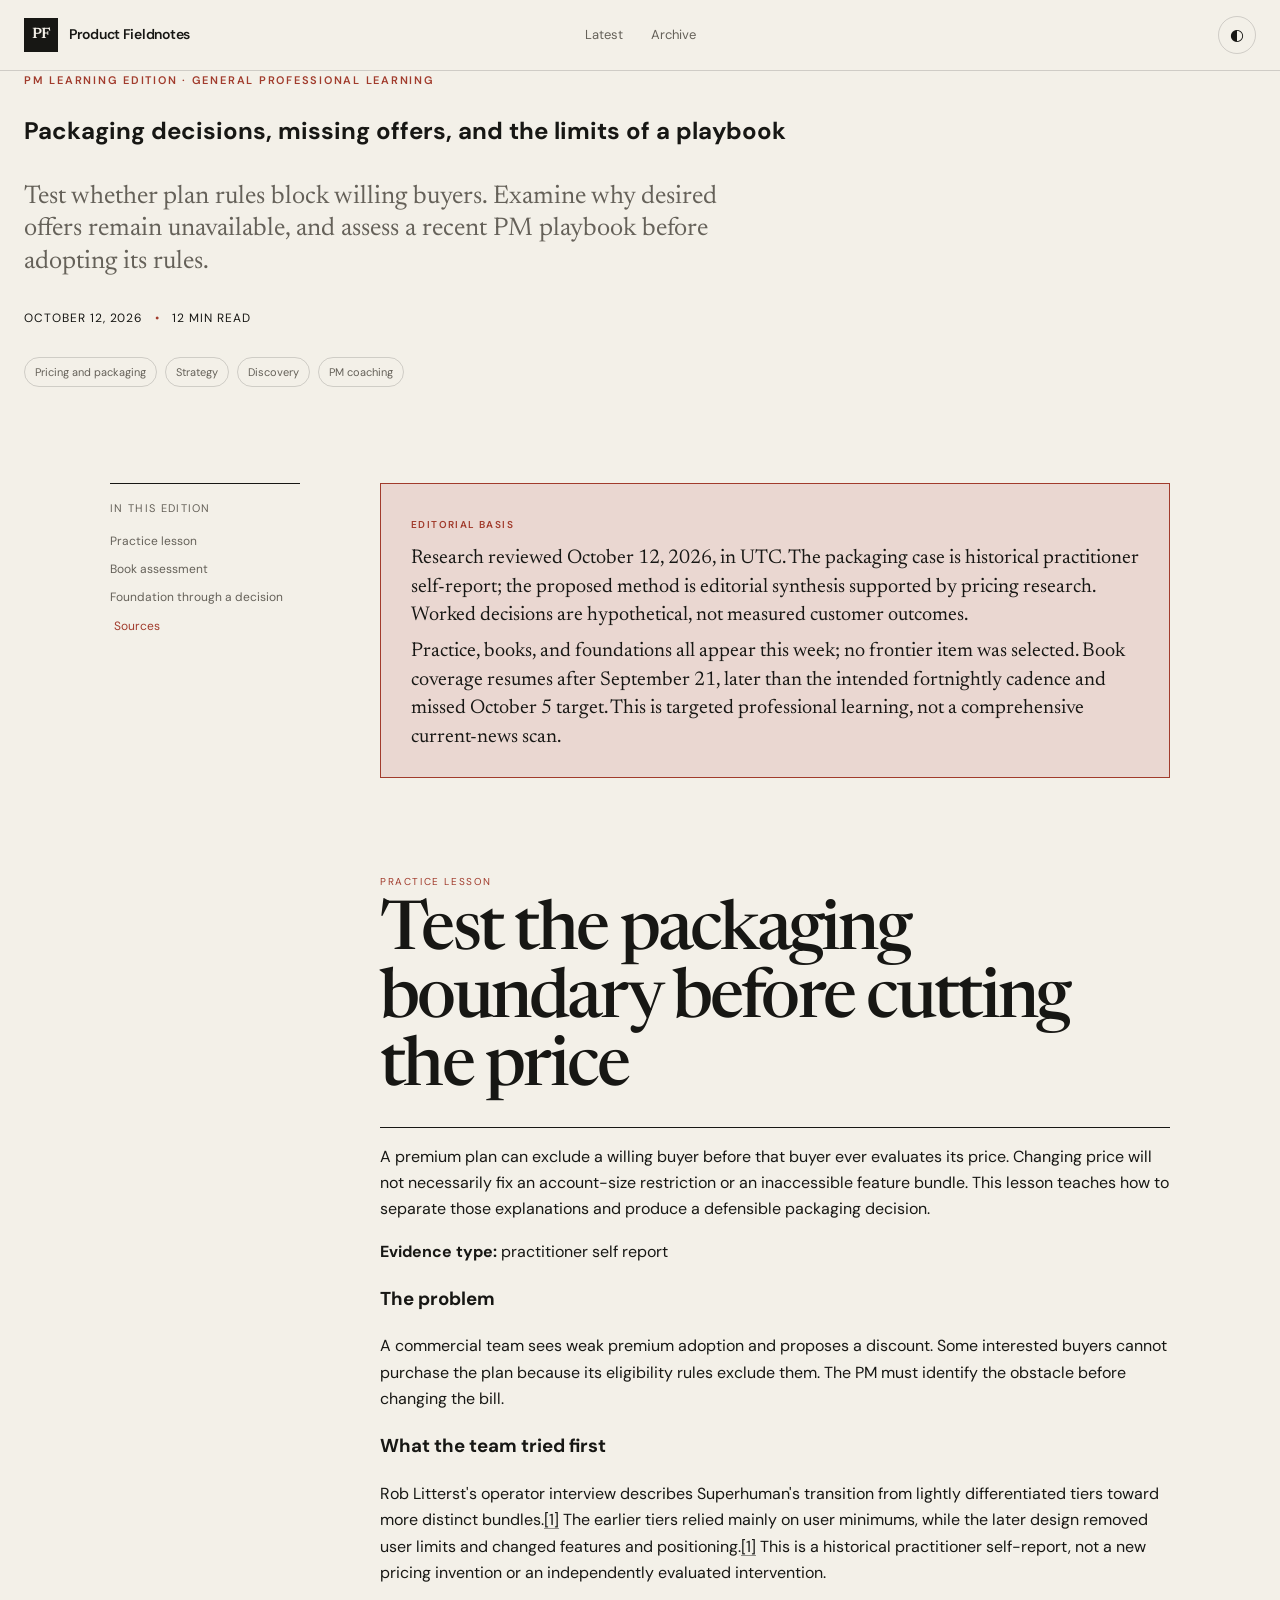
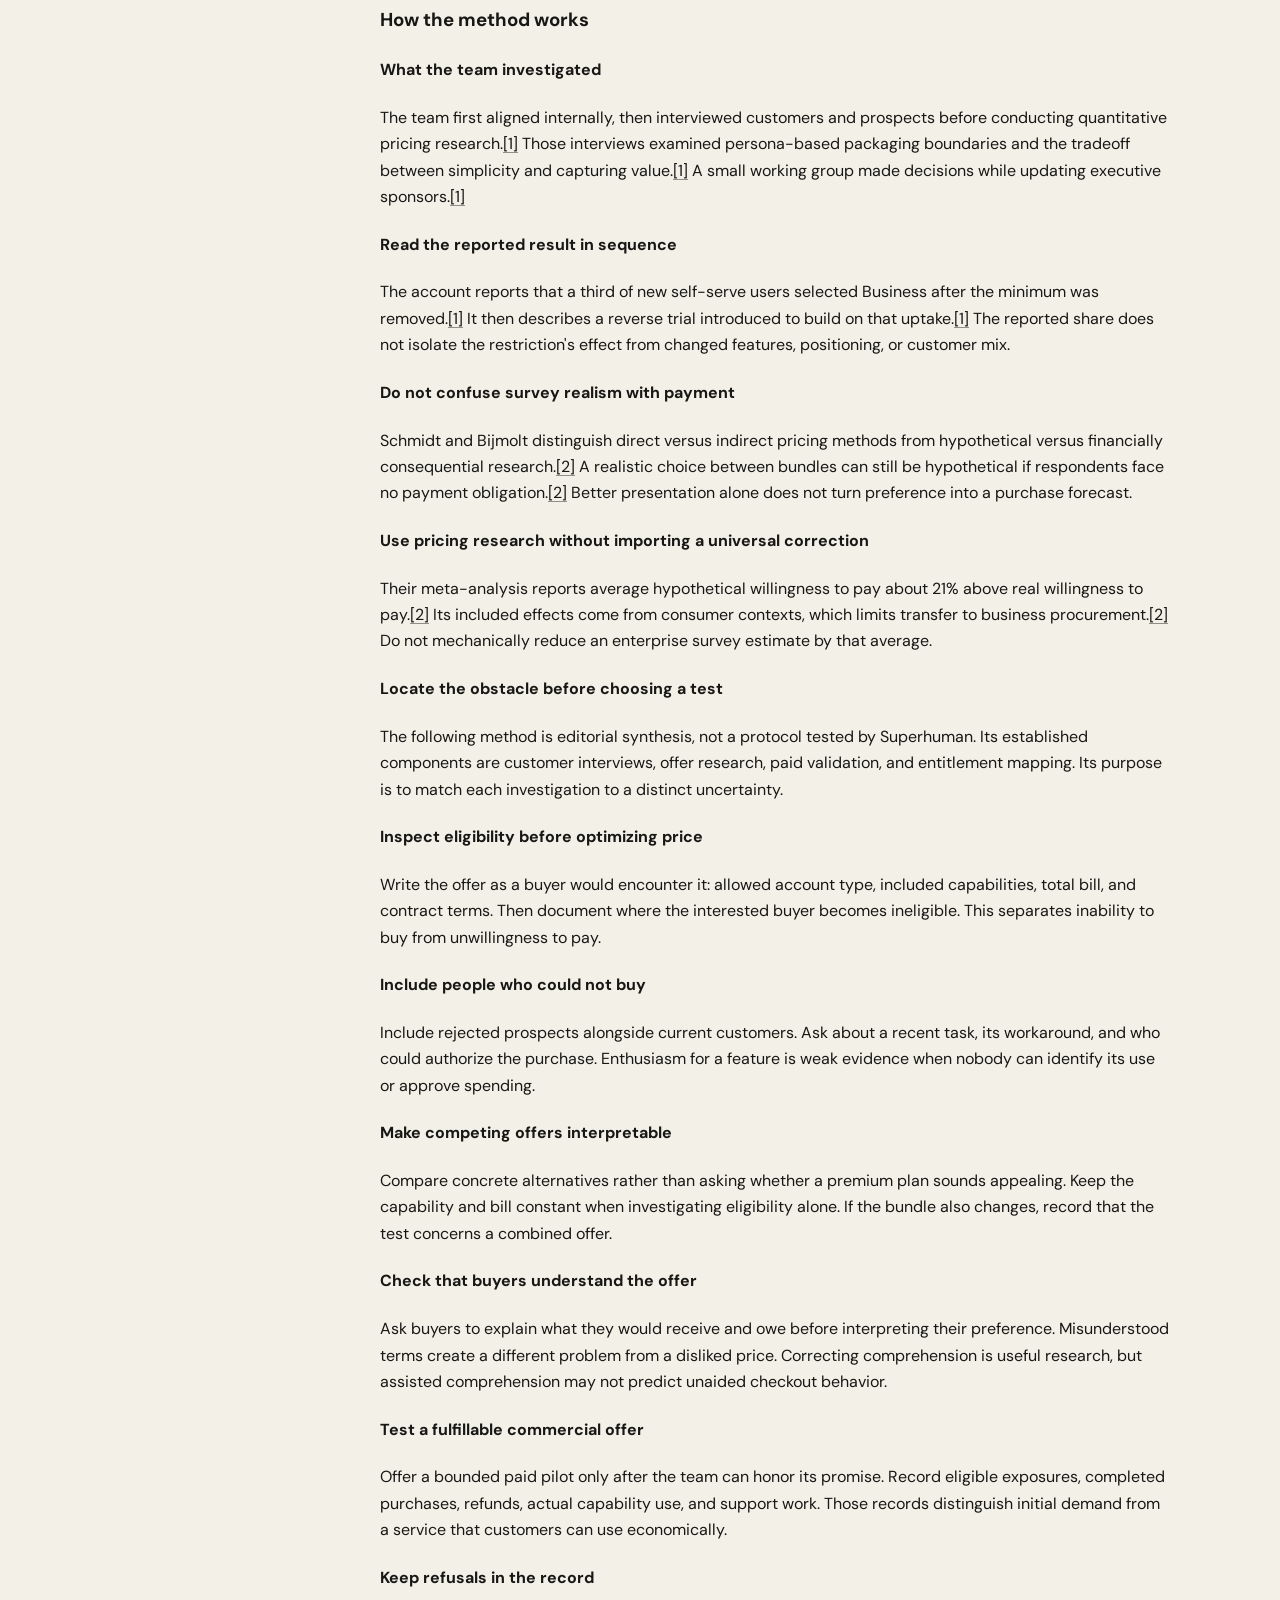
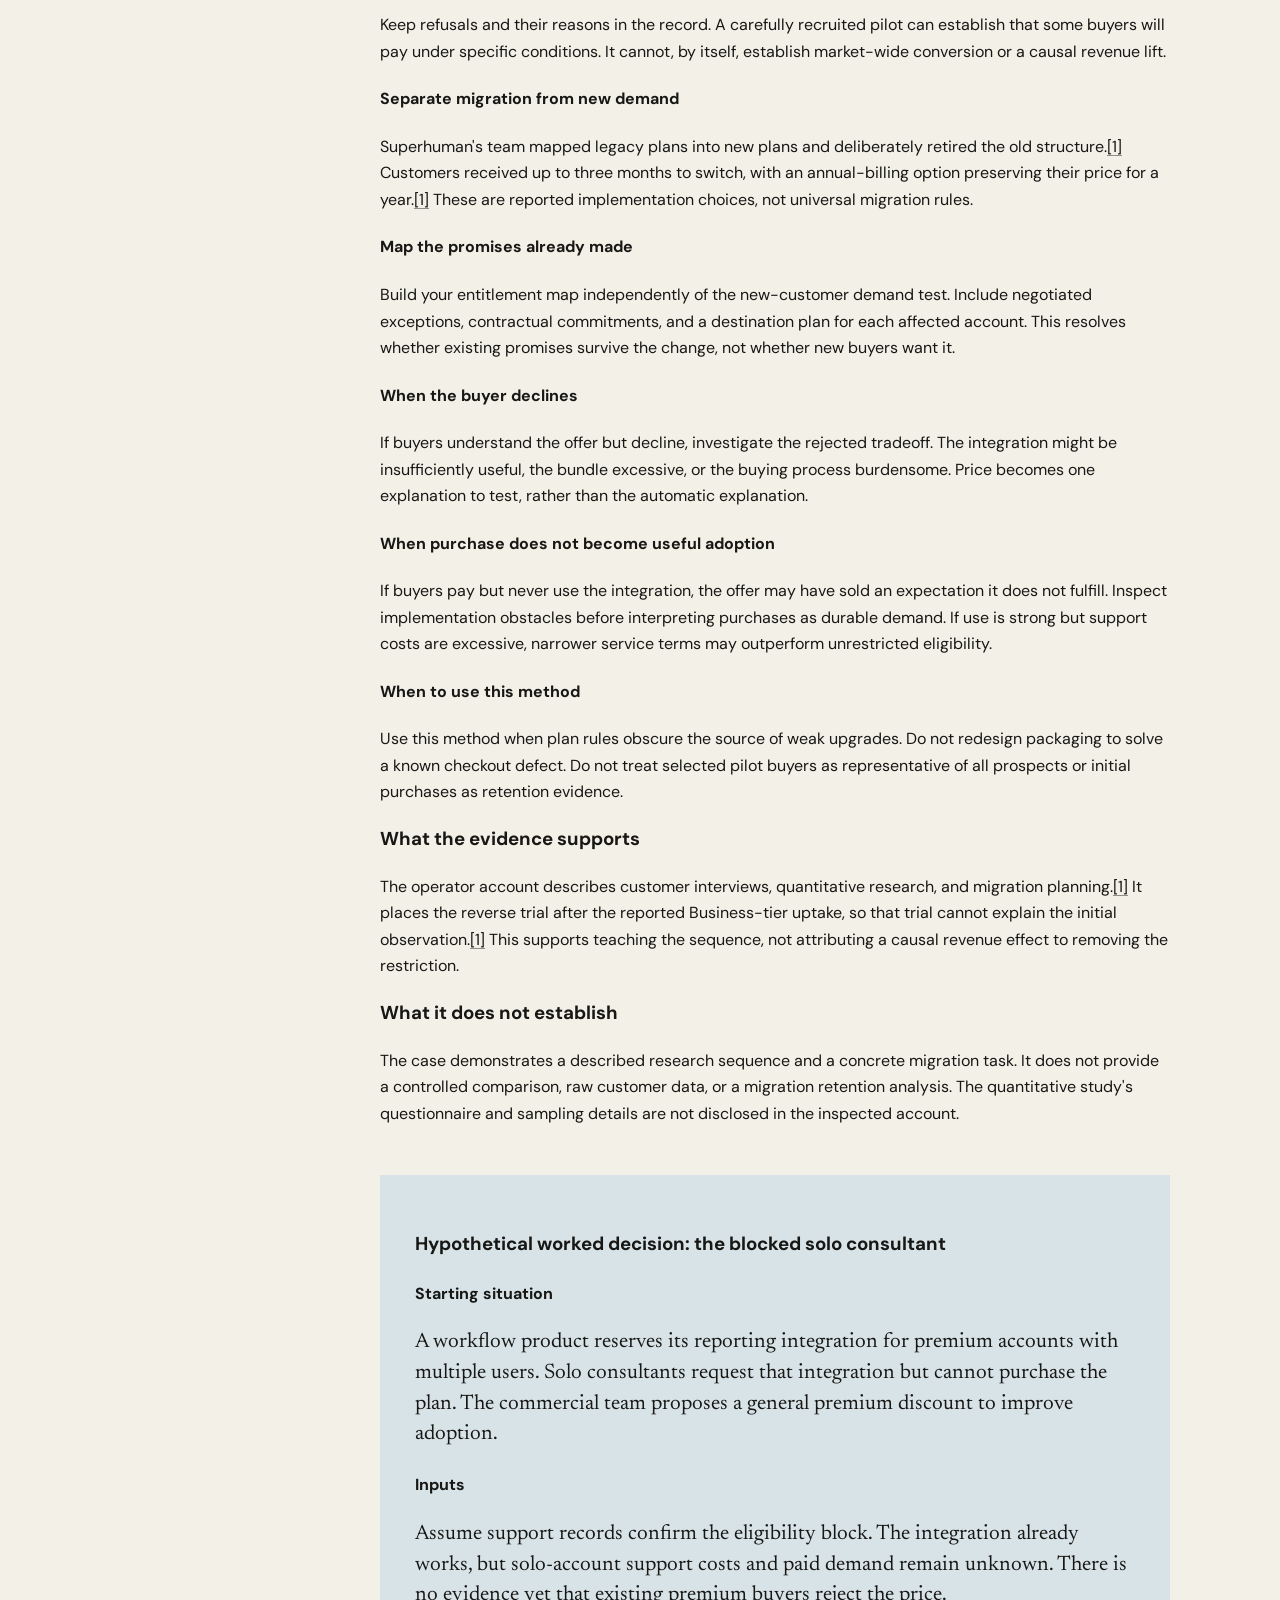
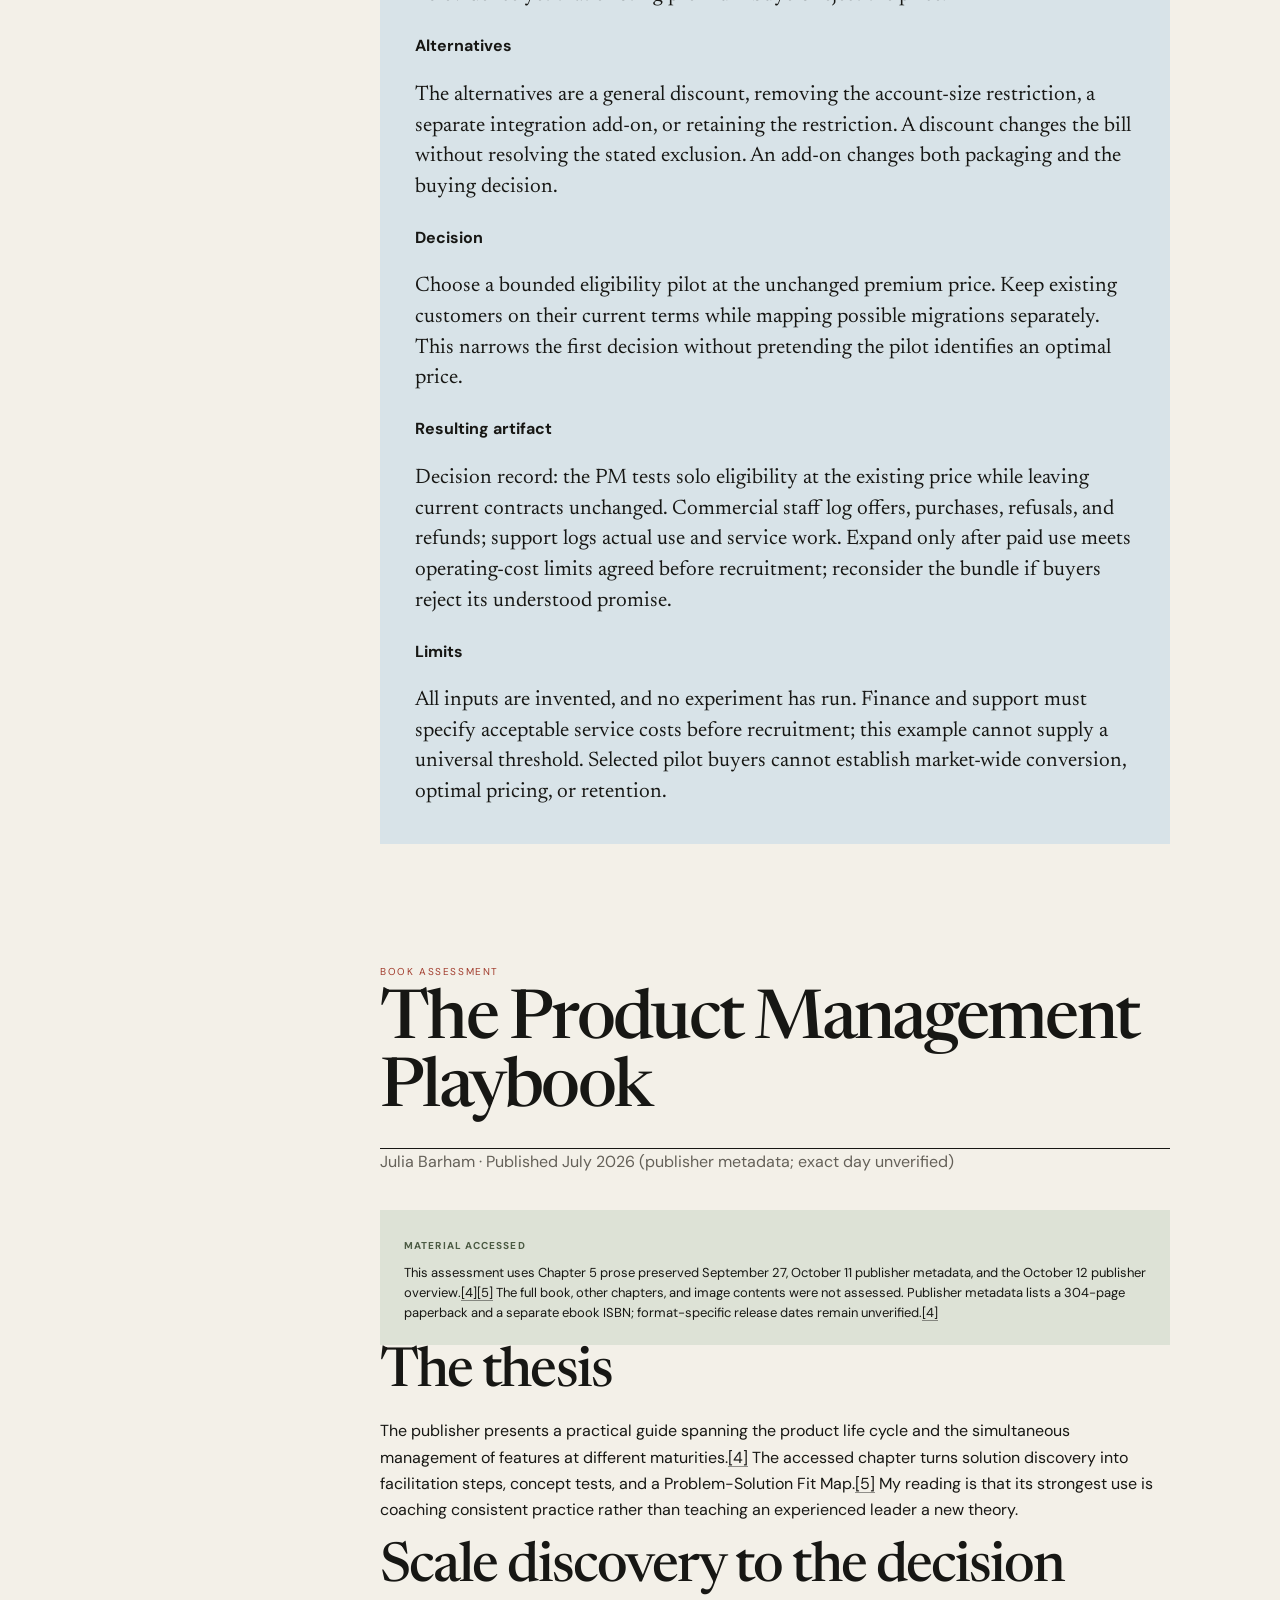
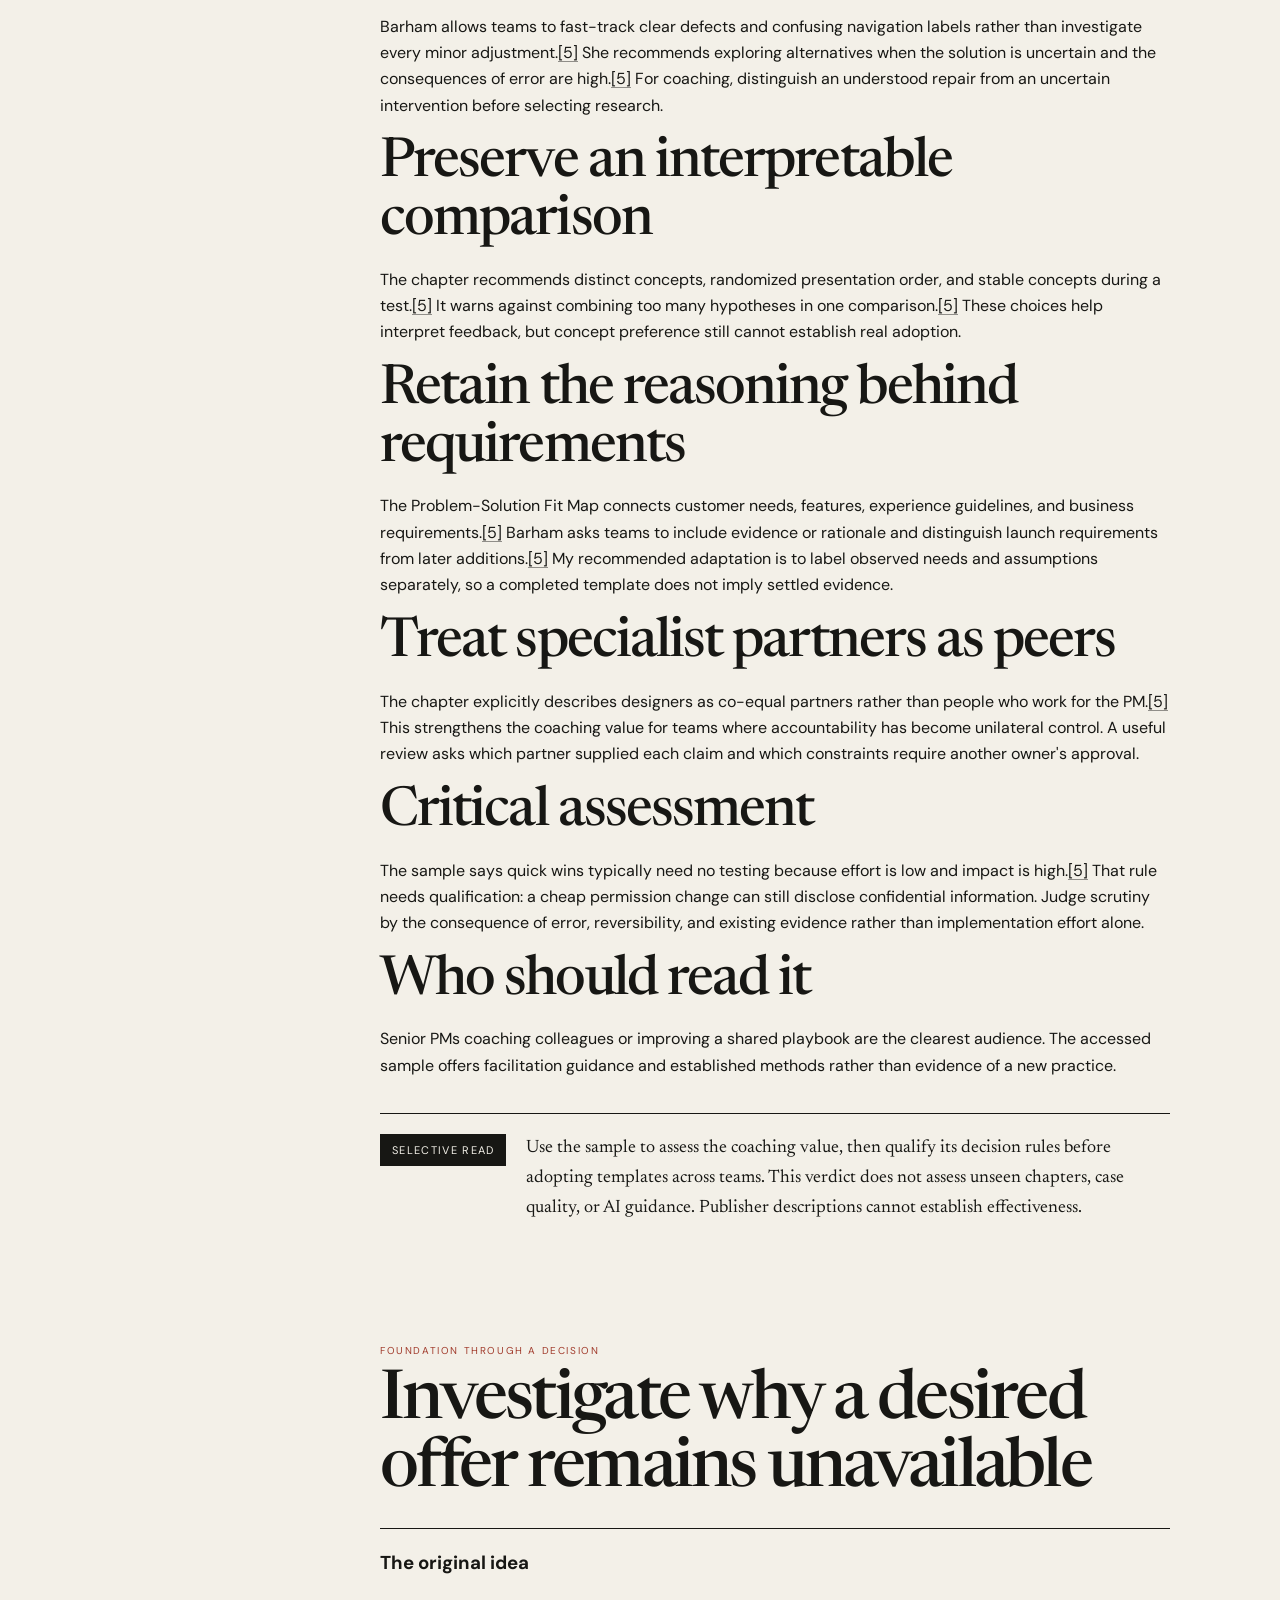
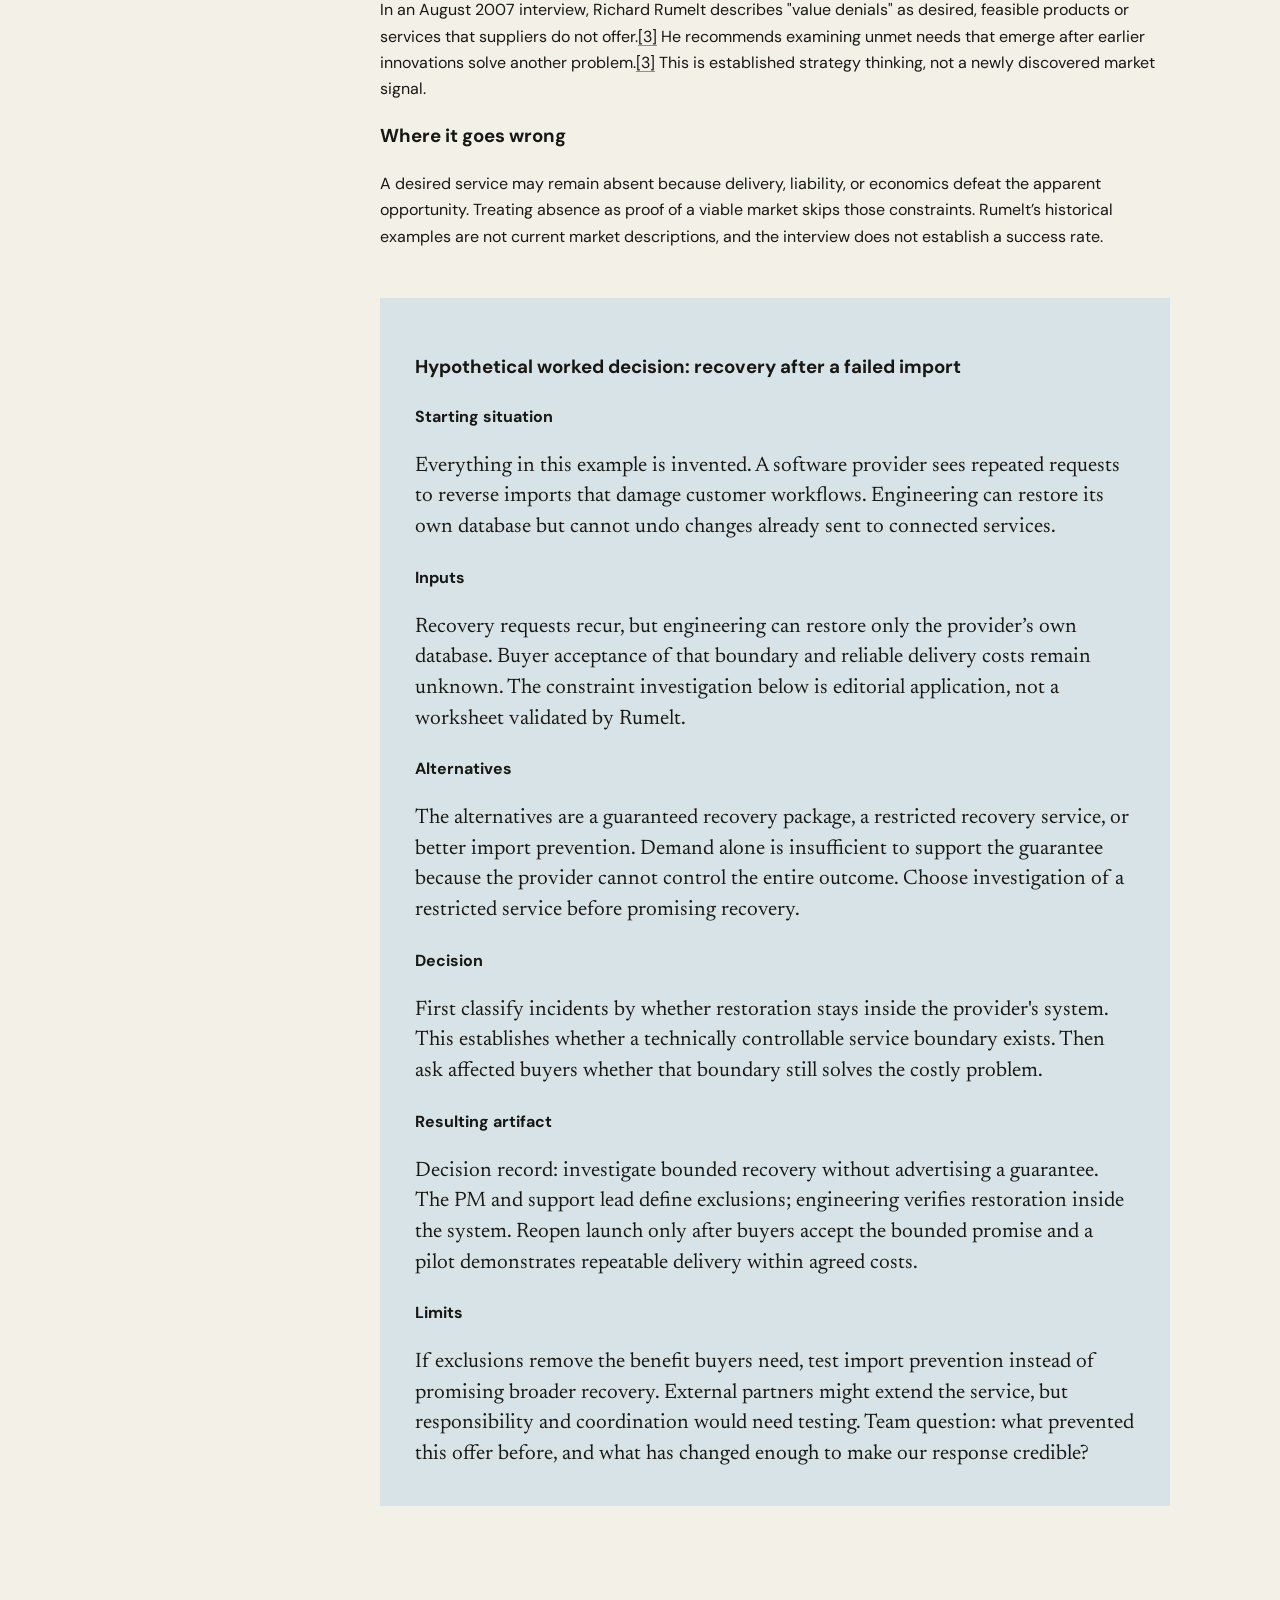
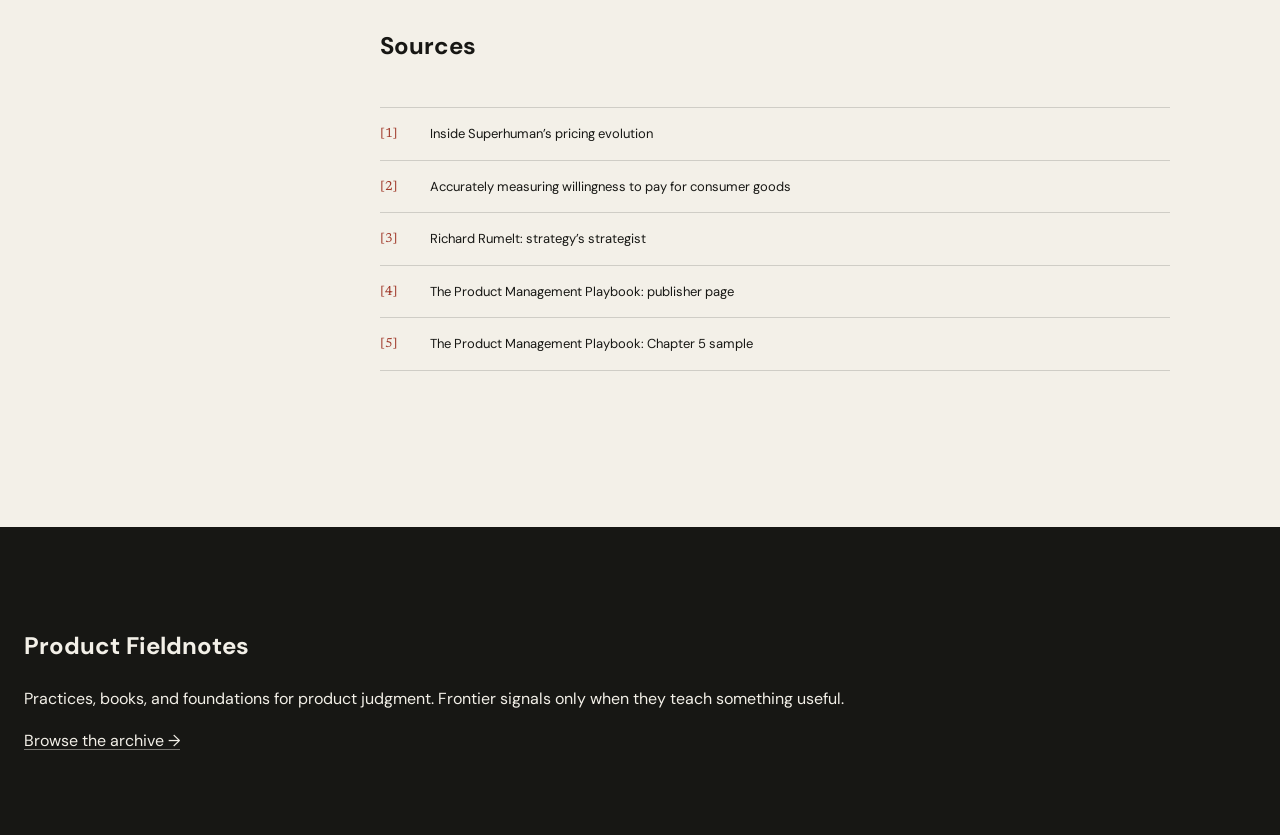
<file: reports/2026-10-12-learning.html>
<!doctype html>
<html lang="en" data-theme="light">
<head>
<meta charset="utf-8"><meta name="viewport" content="width=device-width, initial-scale=1">
<meta name="description" content="Test whether plan rules block willing buyers. Examine why desired offers remain unavailable, and assess a recent PM playbook before adopting its rules.">
<title>Packaging decisions, missing offers, and the limits of a playbook — Product Fieldnotes</title>
<link rel="stylesheet" href="../assets/css/site.css">
<script defer src="../assets/js/site.js"></script>
</head>
<body>
<div class="reading-progress" aria-hidden="true"><span></span></div>
<a class="skip-link" href="#report">Skip to report</a>
<header class="site-header"><div class="shell header-inner">
<a class="brand" href="../index.html"><span class="brand-mark">PF</span><span>Product Fieldnotes</span></a>
<nav aria-label="Primary navigation"><a href="../index.html">Latest</a><a href="../archive.html">Archive</a></nav>
<button class="theme-toggle" type="button" aria-label="Toggle color theme">◐</button>
</div></header>
<main id="report">
<section class="shell"><div class="cover-copy">
<p class="eyebrow">PM learning edition · General professional learning</p>
<h1>Packaging decisions, missing offers, and the limits of a playbook</h1><p class="dek">Test whether plan rules block willing buyers. Examine why desired offers remain unavailable, and assess a recent PM playbook before adopting its rules.</p>
<div class="edition-meta"><span>October 12, 2026</span><span>12 min read</span></div>
<div class="topic-row"><span>Pricing and packaging</span><span>Strategy</span><span>Discovery</span><span>PM coaching</span></div>
</div></section>
<div class="report-layout shell">
<aside class="toc" aria-label="On this page"><p>In this edition</p>
<a href="#practice">Practice lesson</a><a href="#book">Book assessment</a><a href="#foundation">Foundation through a decision</a><a href="#sources">Sources</a></aside>
<article class="article-body">
<aside class="editor-note"><span>Editorial basis</span><p>Research reviewed October 12, 2026, in UTC. The packaging case is historical practitioner self-report; the proposed method is editorial synthesis supported by pricing research. Worked decisions are hypothetical, not measured customer outcomes.</p><p>Practice, books, and foundations all appear this week; no frontier item was selected. Book coverage resumes after September 21, later than the intended fortnightly cadence and missed October 5 target. This is targeted professional learning, not a comprehensive current-news scan.</p></aside>
<section id="practice" class="report-section">
<header class="section-heading"><p>Practice lesson</p><h2>Test the packaging boundary before cutting the price</h2><div class="rule"></div></header>
<p class="lead">A premium plan can exclude a willing buyer before that buyer ever evaluates its price. Changing price will not necessarily fix an account-size restriction or an inaccessible feature bundle. This lesson teaches how to separate those explanations and produce a defensible packaging decision.</p>
<p><strong>Evidence type:</strong> practitioner self report</p>
<h3>The problem</h3><p>A commercial team sees weak premium adoption and proposes a discount. Some interested buyers cannot purchase the plan because its eligibility rules exclude them. The PM must identify the obstacle before changing the bill.</p><h3>What the team tried first</h3><p>Rob Litterst&#39;s operator interview describes Superhuman&#39;s transition from lightly differentiated tiers toward more distinct bundles.<a href="#source-1">[1]</a> The earlier tiers relied mainly on user minimums, while the later design removed user limits and changed features and positioning.<a href="#source-1">[1]</a> This is a historical practitioner self-report, not a new pricing invention or an independently evaluated intervention.</p><h3>How the method works</h3>
<h4>What the team investigated</h4><p>The team first aligned internally, then interviewed customers and prospects before conducting quantitative pricing research.<a href="#source-1">[1]</a> Those interviews examined persona-based packaging boundaries and the tradeoff between simplicity and capturing value.<a href="#source-1">[1]</a> A small working group made decisions while updating executive sponsors.<a href="#source-1">[1]</a></p><h4>Read the reported result in sequence</h4><p>The account reports that a third of new self-serve users selected Business after the minimum was removed.<a href="#source-1">[1]</a> It then describes a reverse trial introduced to build on that uptake.<a href="#source-1">[1]</a> The reported share does not isolate the restriction&#39;s effect from changed features, positioning, or customer mix.</p><h4>Do not confuse survey realism with payment</h4><p>Schmidt and Bijmolt distinguish direct versus indirect pricing methods from hypothetical versus financially consequential research.<a href="#source-2">[2]</a> A realistic choice between bundles can still be hypothetical if respondents face no payment obligation.<a href="#source-2">[2]</a> Better presentation alone does not turn preference into a purchase forecast.</p><h4>Use pricing research without importing a universal correction</h4><p>Their meta-analysis reports average hypothetical willingness to pay about 21% above real willingness to pay.<a href="#source-2">[2]</a> Its included effects come from consumer contexts, which limits transfer to business procurement.<a href="#source-2">[2]</a> Do not mechanically reduce an enterprise survey estimate by that average.</p><h4>Locate the obstacle before choosing a test</h4><p>The following method is editorial synthesis, not a protocol tested by Superhuman. Its established components are customer interviews, offer research, paid validation, and entitlement mapping. Its purpose is to match each investigation to a distinct uncertainty.</p><h4>Inspect eligibility before optimizing price</h4><p>Write the offer as a buyer would encounter it: allowed account type, included capabilities, total bill, and contract terms. Then document where the interested buyer becomes ineligible. This separates inability to buy from unwillingness to pay.</p><h4>Include people who could not buy</h4><p>Include rejected prospects alongside current customers. Ask about a recent task, its workaround, and who could authorize the purchase. Enthusiasm for a feature is weak evidence when nobody can identify its use or approve spending.</p><h4>Make competing offers interpretable</h4><p>Compare concrete alternatives rather than asking whether a premium plan sounds appealing. Keep the capability and bill constant when investigating eligibility alone. If the bundle also changes, record that the test concerns a combined offer.</p><h4>Check that buyers understand the offer</h4><p>Ask buyers to explain what they would receive and owe before interpreting their preference. Misunderstood terms create a different problem from a disliked price. Correcting comprehension is useful research, but assisted comprehension may not predict unaided checkout behavior.</p><h4>Test a fulfillable commercial offer</h4><p>Offer a bounded paid pilot only after the team can honor its promise. Record eligible exposures, completed purchases, refunds, actual capability use, and support work. Those records distinguish initial demand from a service that customers can use economically.</p><h4>Keep refusals in the record</h4><p>Keep refusals and their reasons in the record. A carefully recruited pilot can establish that some buyers will pay under specific conditions. It cannot, by itself, establish market-wide conversion or a causal revenue lift.</p><h4>Separate migration from new demand</h4><p>Superhuman&#39;s team mapped legacy plans into new plans and deliberately retired the old structure.<a href="#source-1">[1]</a> Customers received up to three months to switch, with an annual-billing option preserving their price for a year.<a href="#source-1">[1]</a> These are reported implementation choices, not universal migration rules.</p><h4>Map the promises already made</h4><p>Build your entitlement map independently of the new-customer demand test. Include negotiated exceptions, contractual commitments, and a destination plan for each affected account. This resolves whether existing promises survive the change, not whether new buyers want it.</p><h4>When the buyer declines</h4><p>If buyers understand the offer but decline, investigate the rejected tradeoff. The integration might be insufficiently useful, the bundle excessive, or the buying process burdensome. Price becomes one explanation to test, rather than the automatic explanation.</p><h4>When purchase does not become useful adoption</h4><p>If buyers pay but never use the integration, the offer may have sold an expectation it does not fulfill. Inspect implementation obstacles before interpreting purchases as durable demand. If use is strong but support costs are excessive, narrower service terms may outperform unrestricted eligibility.</p><h4>When to use this method</h4><p>Use this method when plan rules obscure the source of weak upgrades. Do not redesign packaging to solve a known checkout defect. Do not treat selected pilot buyers as representative of all prospects or initial purchases as retention evidence.</p><h3>What the evidence supports</h3><p>The operator account describes customer interviews, quantitative research, and migration planning.<a href="#source-1">[1]</a> It places the reverse trial after the reported Business-tier uptake, so that trial cannot explain the initial observation.<a href="#source-1">[1]</a> This supports teaching the sequence, not attributing a causal revenue effect to removing the restriction.</p>
<h3>What it does not establish</h3><p>The case demonstrates a described research sequence and a concrete migration task. It does not provide a controlled comparison, raw customer data, or a migration retention analysis. The quantitative study&#39;s questionnaire and sampling details are not disclosed in the inspected account.</p>
<div class="worked-example"><h3>Hypothetical worked decision: the blocked solo consultant</h3>
<h4>Starting situation</h4><p>A workflow product reserves its reporting integration for premium accounts with multiple users. Solo consultants request that integration but cannot purchase the plan. The commercial team proposes a general premium discount to improve adoption.</p>
<h4>Inputs</h4><p>Assume support records confirm the eligibility block. The integration already works, but solo-account support costs and paid demand remain unknown. There is no evidence yet that existing premium buyers reject the price.</p>
<h4>Alternatives</h4><p>The alternatives are a general discount, removing the account-size restriction, a separate integration add-on, or retaining the restriction. A discount changes the bill without resolving the stated exclusion. An add-on changes both packaging and the buying decision.</p>
<h4>Decision</h4><p>Choose a bounded eligibility pilot at the unchanged premium price. Keep existing customers on their current terms while mapping possible migrations separately. This narrows the first decision without pretending the pilot identifies an optimal price.</p>
<h4>Resulting artifact</h4><p>Decision record: the PM tests solo eligibility at the existing price while leaving current contracts unchanged. Commercial staff log offers, purchases, refusals, and refunds; support logs actual use and service work. Expand only after paid use meets operating-cost limits agreed before recruitment; reconsider the bundle if buyers reject its understood promise.</p>
<h4>Limits</h4><p>All inputs are invented, and no experiment has run. Finance and support must specify acceptable service costs before recruitment; this example cannot supply a universal threshold. Selected pilot buyers cannot establish market-wide conversion, optimal pricing, or retention.</p>
</div>

</section>
<section id="book" class="report-section book-section">
<header class="section-heading"><p>Book assessment</p><h2>The Product Management Playbook</h2><div class="rule"></div></header>
<p class="byline">Julia Barham · Published July 2026 (publisher metadata; exact day unverified)</p>
<div class="caveat"><strong>Material accessed</strong><p>This assessment uses Chapter 5 prose preserved September 27, October 11 publisher metadata, and the October 12 publisher overview.<a href="#source-4">[4]</a><a href="#source-5">[5]</a> The full book, other chapters, and image contents were not assessed. Publisher metadata lists a 304-page paperback and a separate ebook ISBN; format-specific release dates remain unverified.<a href="#source-4">[4]</a></p></div>
<h3>The thesis</h3><p>The publisher presents a practical guide spanning the product life cycle and the simultaneous management of features at different maturities.<a href="#source-4">[4]</a> The accessed chapter turns solution discovery into facilitation steps, concept tests, and a Problem-Solution Fit Map.<a href="#source-5">[5]</a> My reading is that its strongest use is coaching consistent practice rather than teaching an experienced leader a new theory.</p>
<h3>Scale discovery to the decision</h3><p>Barham allows teams to fast-track clear defects and confusing navigation labels rather than investigate every minor adjustment.<a href="#source-5">[5]</a> She recommends exploring alternatives when the solution is uncertain and the consequences of error are high.<a href="#source-5">[5]</a> For coaching, distinguish an understood repair from an uncertain intervention before selecting research.</p><h3>Preserve an interpretable comparison</h3><p>The chapter recommends distinct concepts, randomized presentation order, and stable concepts during a test.<a href="#source-5">[5]</a> It warns against combining too many hypotheses in one comparison.<a href="#source-5">[5]</a> These choices help interpret feedback, but concept preference still cannot establish real adoption.</p><h3>Retain the reasoning behind requirements</h3><p>The Problem-Solution Fit Map connects customer needs, features, experience guidelines, and business requirements.<a href="#source-5">[5]</a> Barham asks teams to include evidence or rationale and distinguish launch requirements from later additions.<a href="#source-5">[5]</a> My recommended adaptation is to label observed needs and assumptions separately, so a completed template does not imply settled evidence.</p><h3>Treat specialist partners as peers</h3><p>The chapter explicitly describes designers as co-equal partners rather than people who work for the PM.<a href="#source-5">[5]</a> This strengthens the coaching value for teams where accountability has become unilateral control. A useful review asks which partner supplied each claim and which constraints require another owner&#39;s approval.</p><h3>Critical assessment</h3><p>The sample says quick wins typically need no testing because effort is low and impact is high.<a href="#source-5">[5]</a> That rule needs qualification: a cheap permission change can still disclose confidential information. Judge scrutiny by the consequence of error, reversibility, and existing evidence rather than implementation effort alone.</p>
<h3>Who should read it</h3><p>Senior PMs coaching colleagues or improving a shared playbook are the clearest audience. The accessed sample offers facilitation guidance and established methods rather than evidence of a new practice.</p>
<div class="verdict"><span>Selective read</span><p>Use the sample to assess the coaching value, then qualify its decision rules before adopting templates across teams. This verdict does not assess unseen chapters, case quality, or AI guidance. Publisher descriptions cannot establish effectiveness.</p></div>
</section><section id="foundation" class="report-section">
<header class="section-heading"><p>Foundation through a decision</p><h2>Investigate why a desired offer remains unavailable</h2><div class="rule"></div></header>
<h3>The original idea</h3><p>In an August 2007 interview, Richard Rumelt describes &#34;value denials&#34; as desired, feasible products or services that suppliers do not offer.<a href="#source-3">[3]</a> He recommends examining unmet needs that emerge after earlier innovations solve another problem.<a href="#source-3">[3]</a> This is established strategy thinking, not a newly discovered market signal.</p>
<h3>Where it goes wrong</h3><p>A desired service may remain absent because delivery, liability, or economics defeat the apparent opportunity. Treating absence as proof of a viable market skips those constraints. Rumelt’s historical examples are not current market descriptions, and the interview does not establish a success rate.</p>
<div class="worked-example"><h3>Hypothetical worked decision: recovery after a failed import</h3>
<h4>Starting situation</h4><p>Everything in this example is invented. A software provider sees repeated requests to reverse imports that damage customer workflows. Engineering can restore its own database but cannot undo changes already sent to connected services.</p>
<h4>Inputs</h4><p>Recovery requests recur, but engineering can restore only the provider’s own database. Buyer acceptance of that boundary and reliable delivery costs remain unknown. The constraint investigation below is editorial application, not a worksheet validated by Rumelt.</p>
<h4>Alternatives</h4><p>The alternatives are a guaranteed recovery package, a restricted recovery service, or better import prevention. Demand alone is insufficient to support the guarantee because the provider cannot control the entire outcome. Choose investigation of a restricted service before promising recovery.</p>
<h4>Decision</h4><p>First classify incidents by whether restoration stays inside the provider&#39;s system. This establishes whether a technically controllable service boundary exists. Then ask affected buyers whether that boundary still solves the costly problem.</p>
<h4>Resulting artifact</h4><p>Decision record: investigate bounded recovery without advertising a guarantee. The PM and support lead define exclusions; engineering verifies restoration inside the system. Reopen launch only after buyers accept the bounded promise and a pilot demonstrates repeatable delivery within agreed costs.</p>
<h4>Limits</h4><p>If exclusions remove the benefit buyers need, test import prevention instead of promising broader recovery. External partners might extend the service, but responsibility and coordination would need testing. Team question: what prevented this offer before, and what has changed enough to make our response credible?</p>
</div>

</section><section id="sources" class="report-section sources-section"><h2>Sources</h2>
<ol><li id="source-1"><a href="https://newsletter.pricingsaas.com/p/inside-superhumans-pricing-evolution" target="_blank" rel="noopener">Inside Superhuman’s pricing evolution</a></li><li id="source-2"><a href="https://link.springer.com/article/10.1007/s11747-019-00666-6" target="_blank" rel="noopener">Accurately measuring willingness to pay for consumer goods</a></li><li id="source-3"><a href="https://www.anderson.ucla.edu/documents/areas/adm/media/rumelt_mckinsey_quarterly.pdf" target="_blank" rel="noopener">Richard Rumelt: strategy’s strategist</a></li><li id="source-4"><a href="https://rosenfeldmedia.com/books/product-management-playbook" target="_blank" rel="noopener">The Product Management Playbook: publisher page</a></li><li id="source-5"><a href="https://rosenfeldmedia.com/sample-chapter-the-product-management-playbook" target="_blank" rel="noopener">The Product Management Playbook: Chapter 5 sample</a></li></ol>
</section>
</article></div></main>
<footer id="about"><div class="shell"><h2>Product Fieldnotes</h2><p>Practices, books, and foundations for product judgment. Frontier signals only when they teach something useful.</p><a href="../archive.html">Browse the archive →</a></div></footer>
</body></html>
</file>
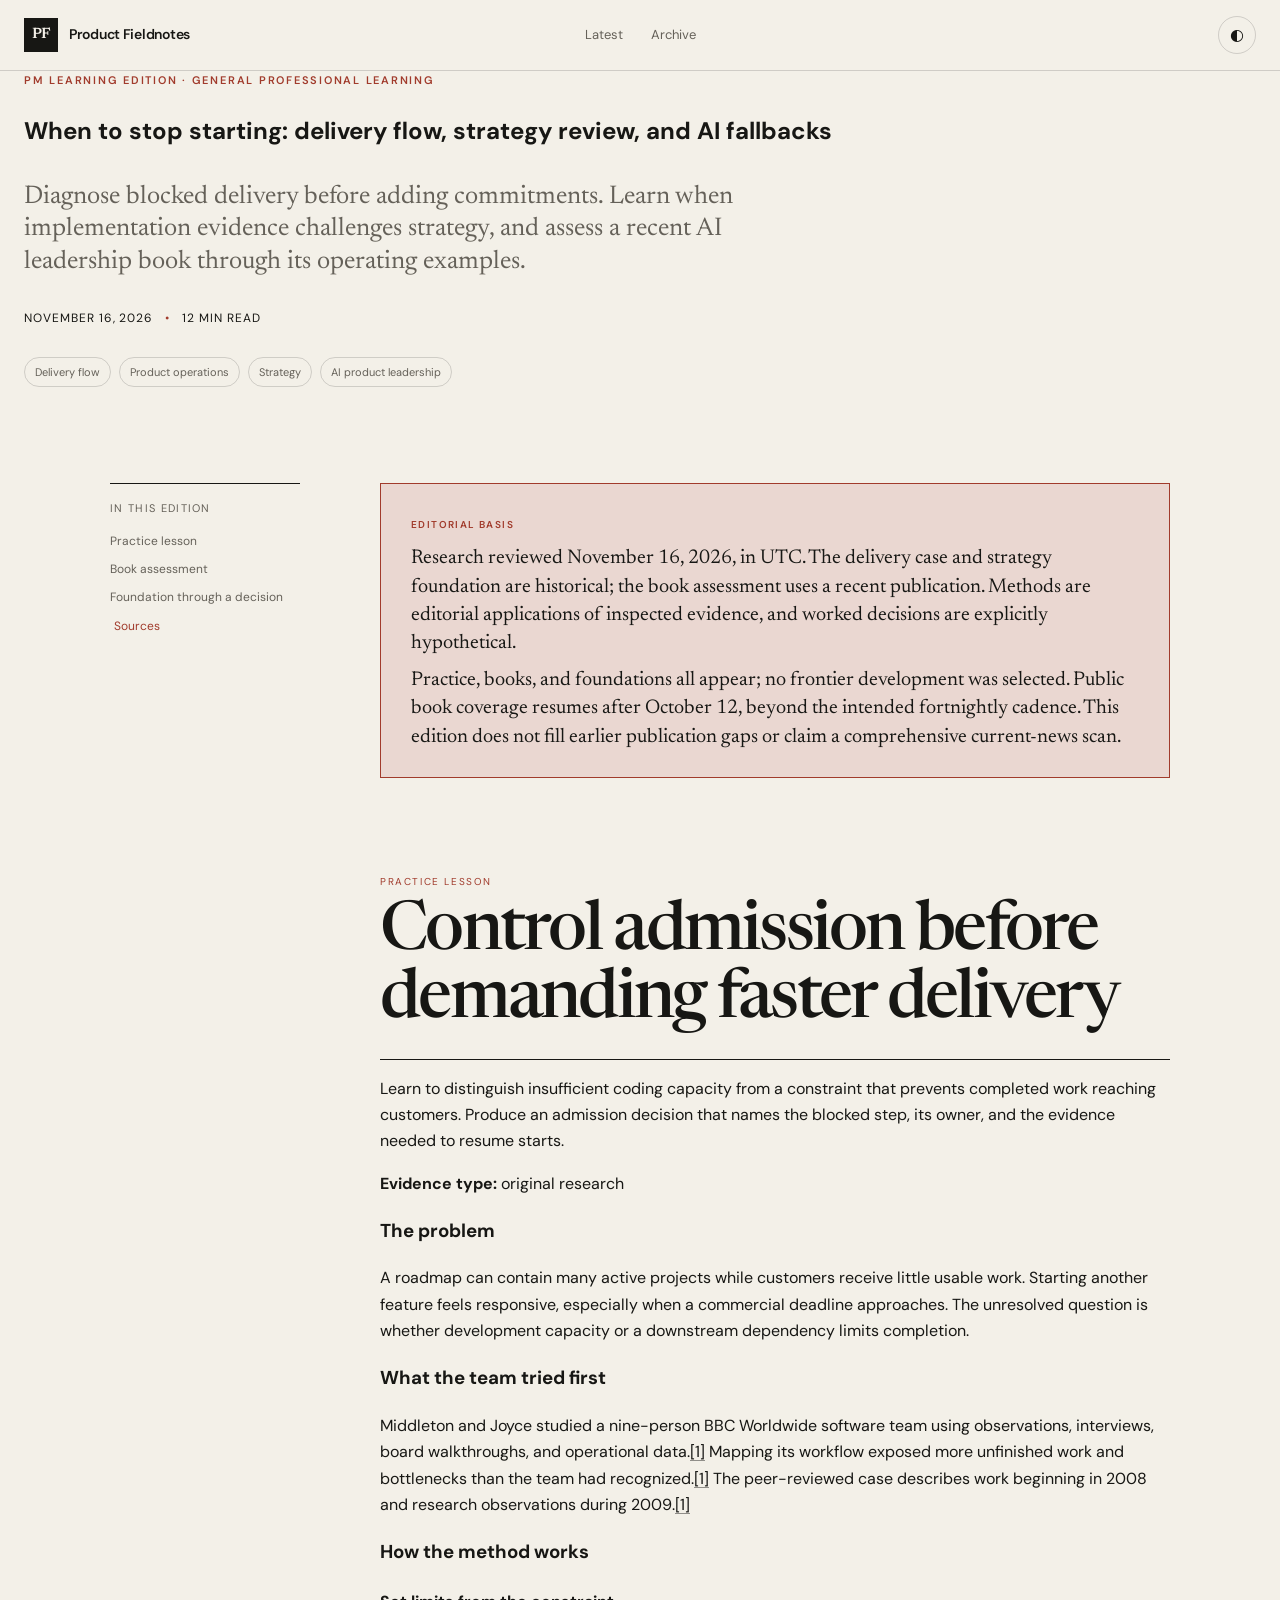
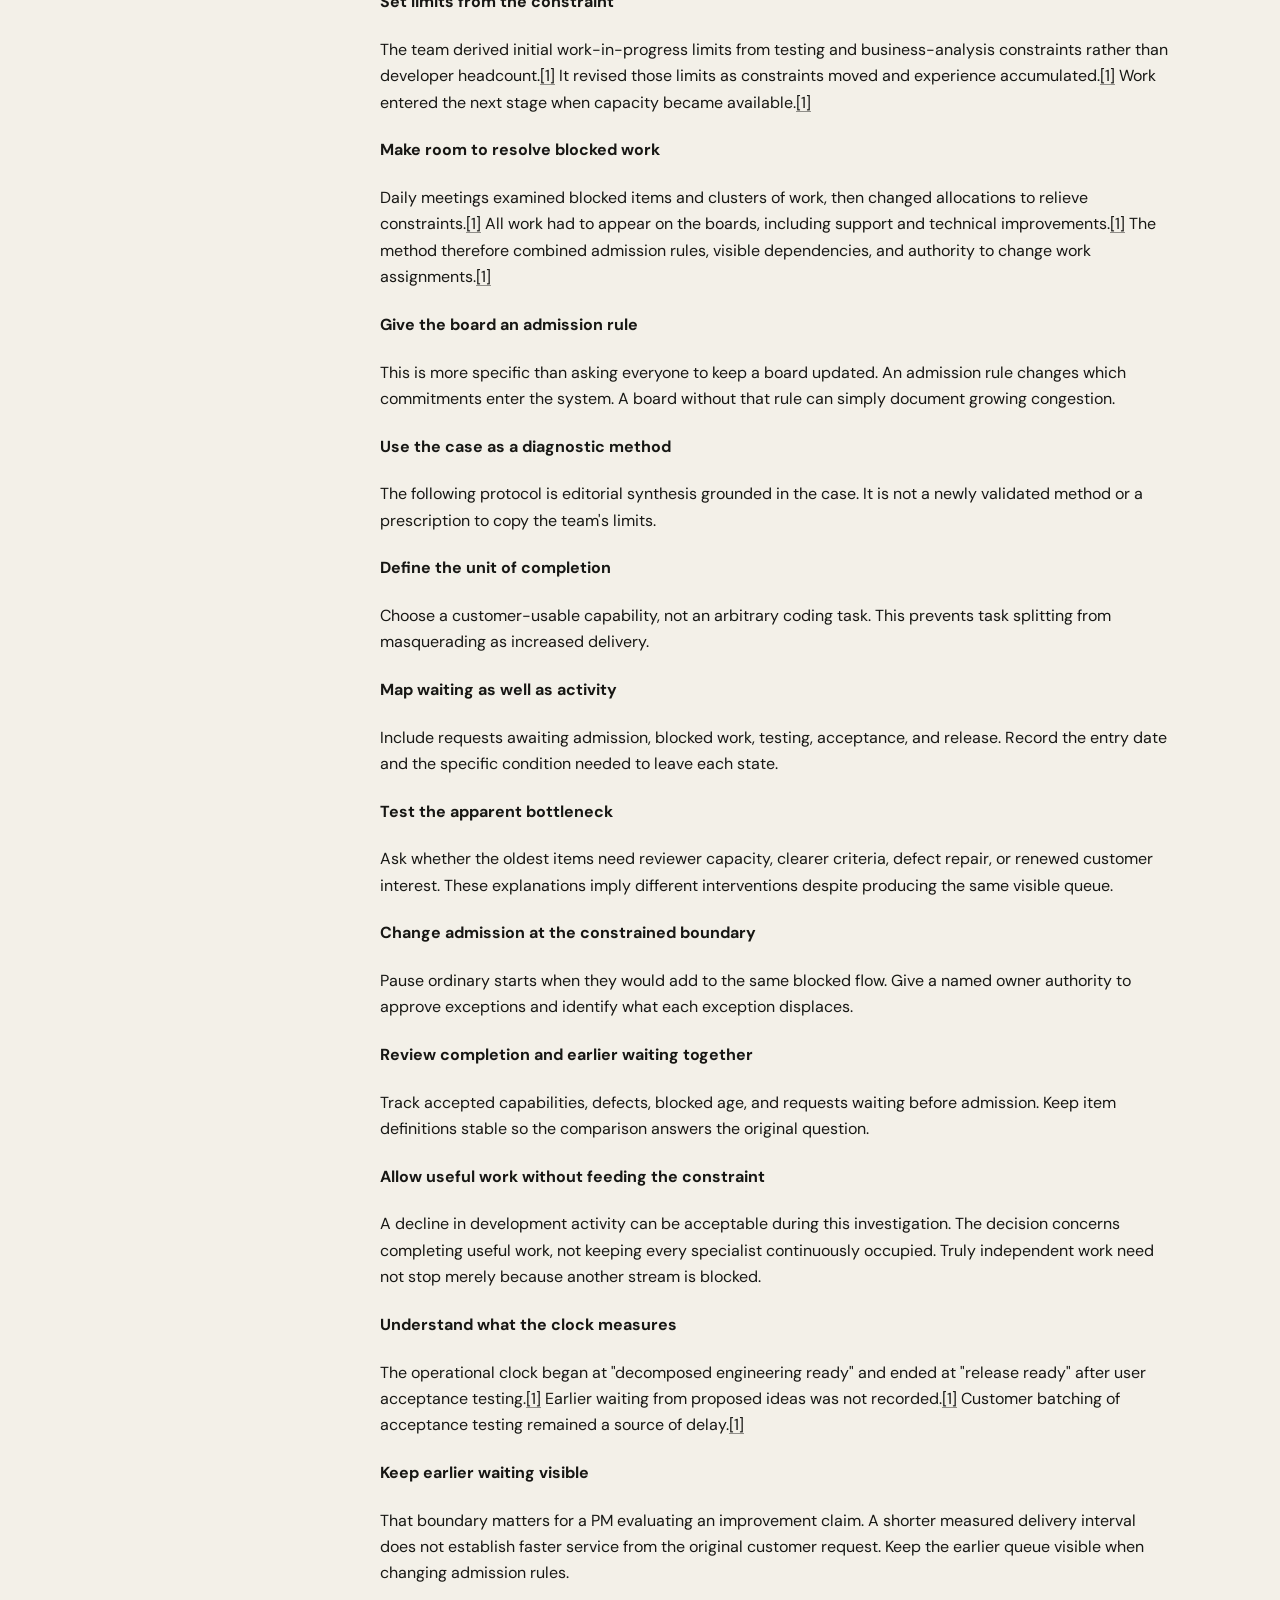
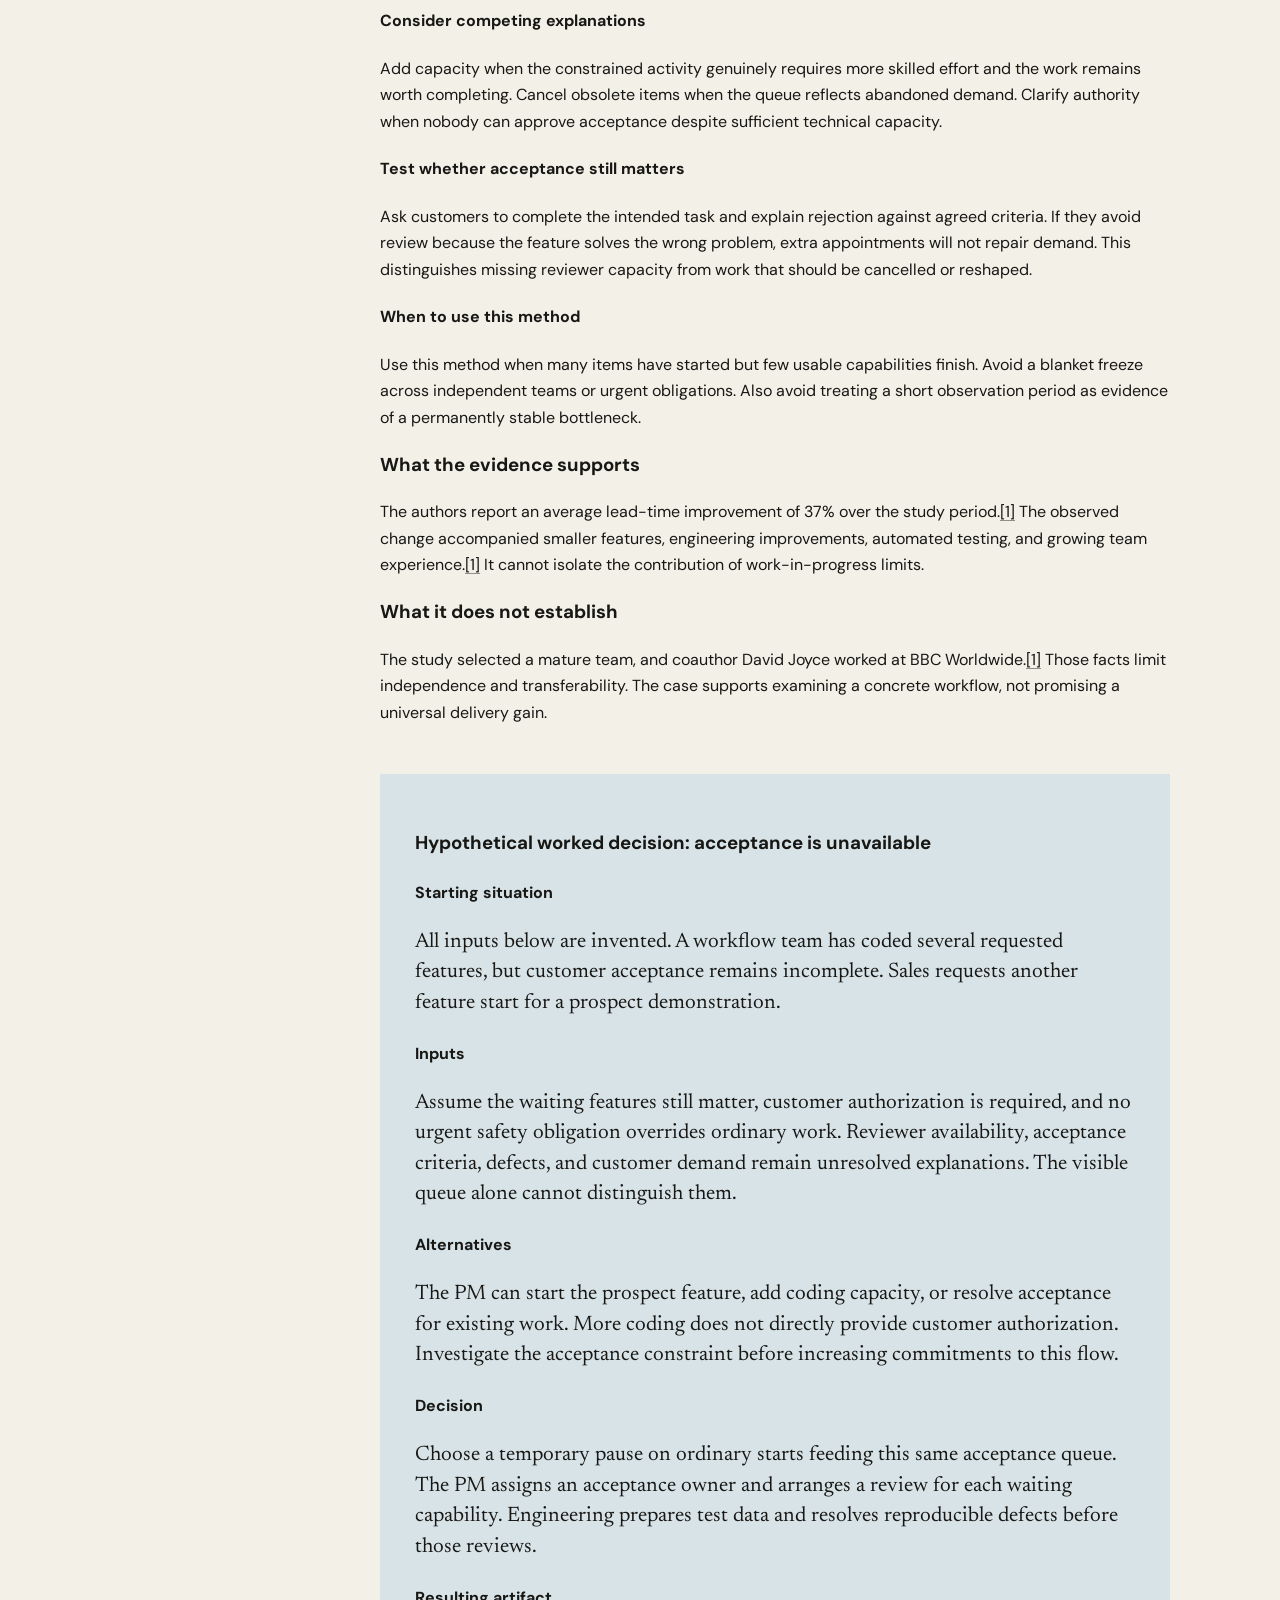
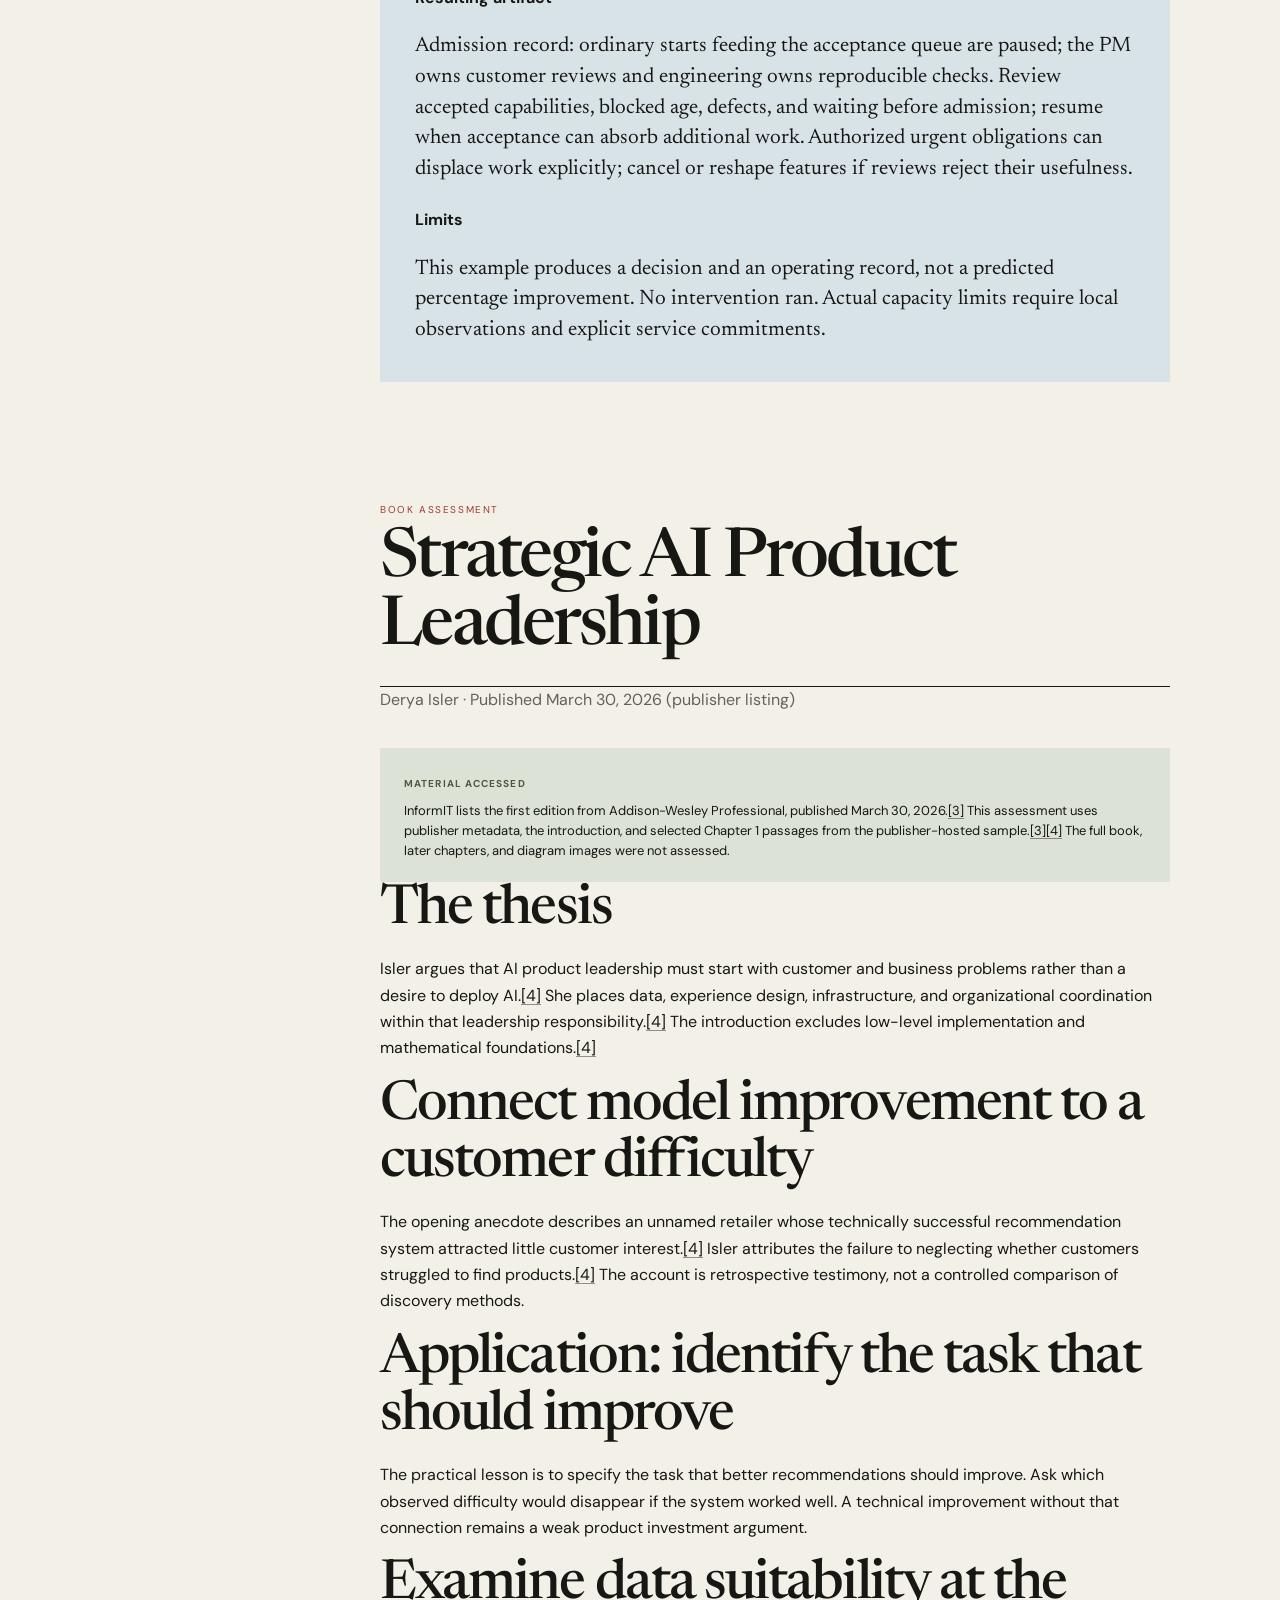
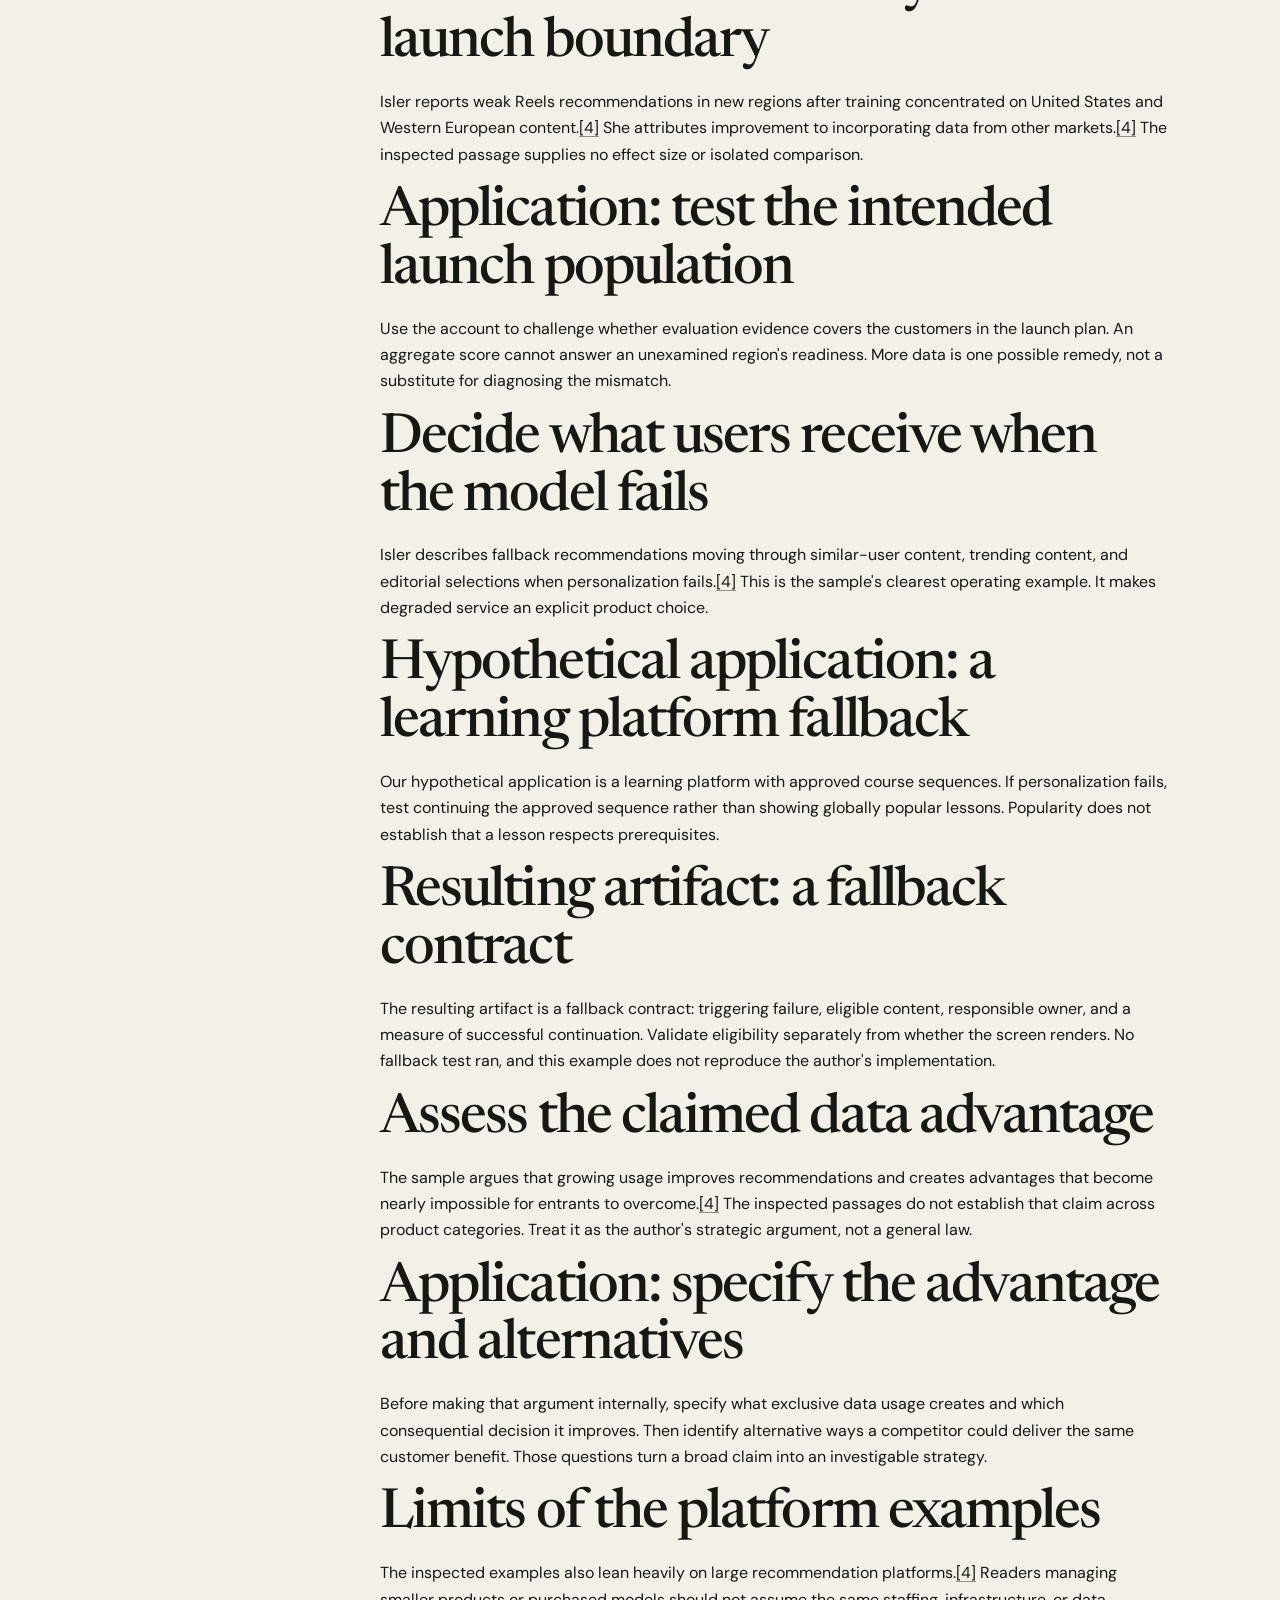
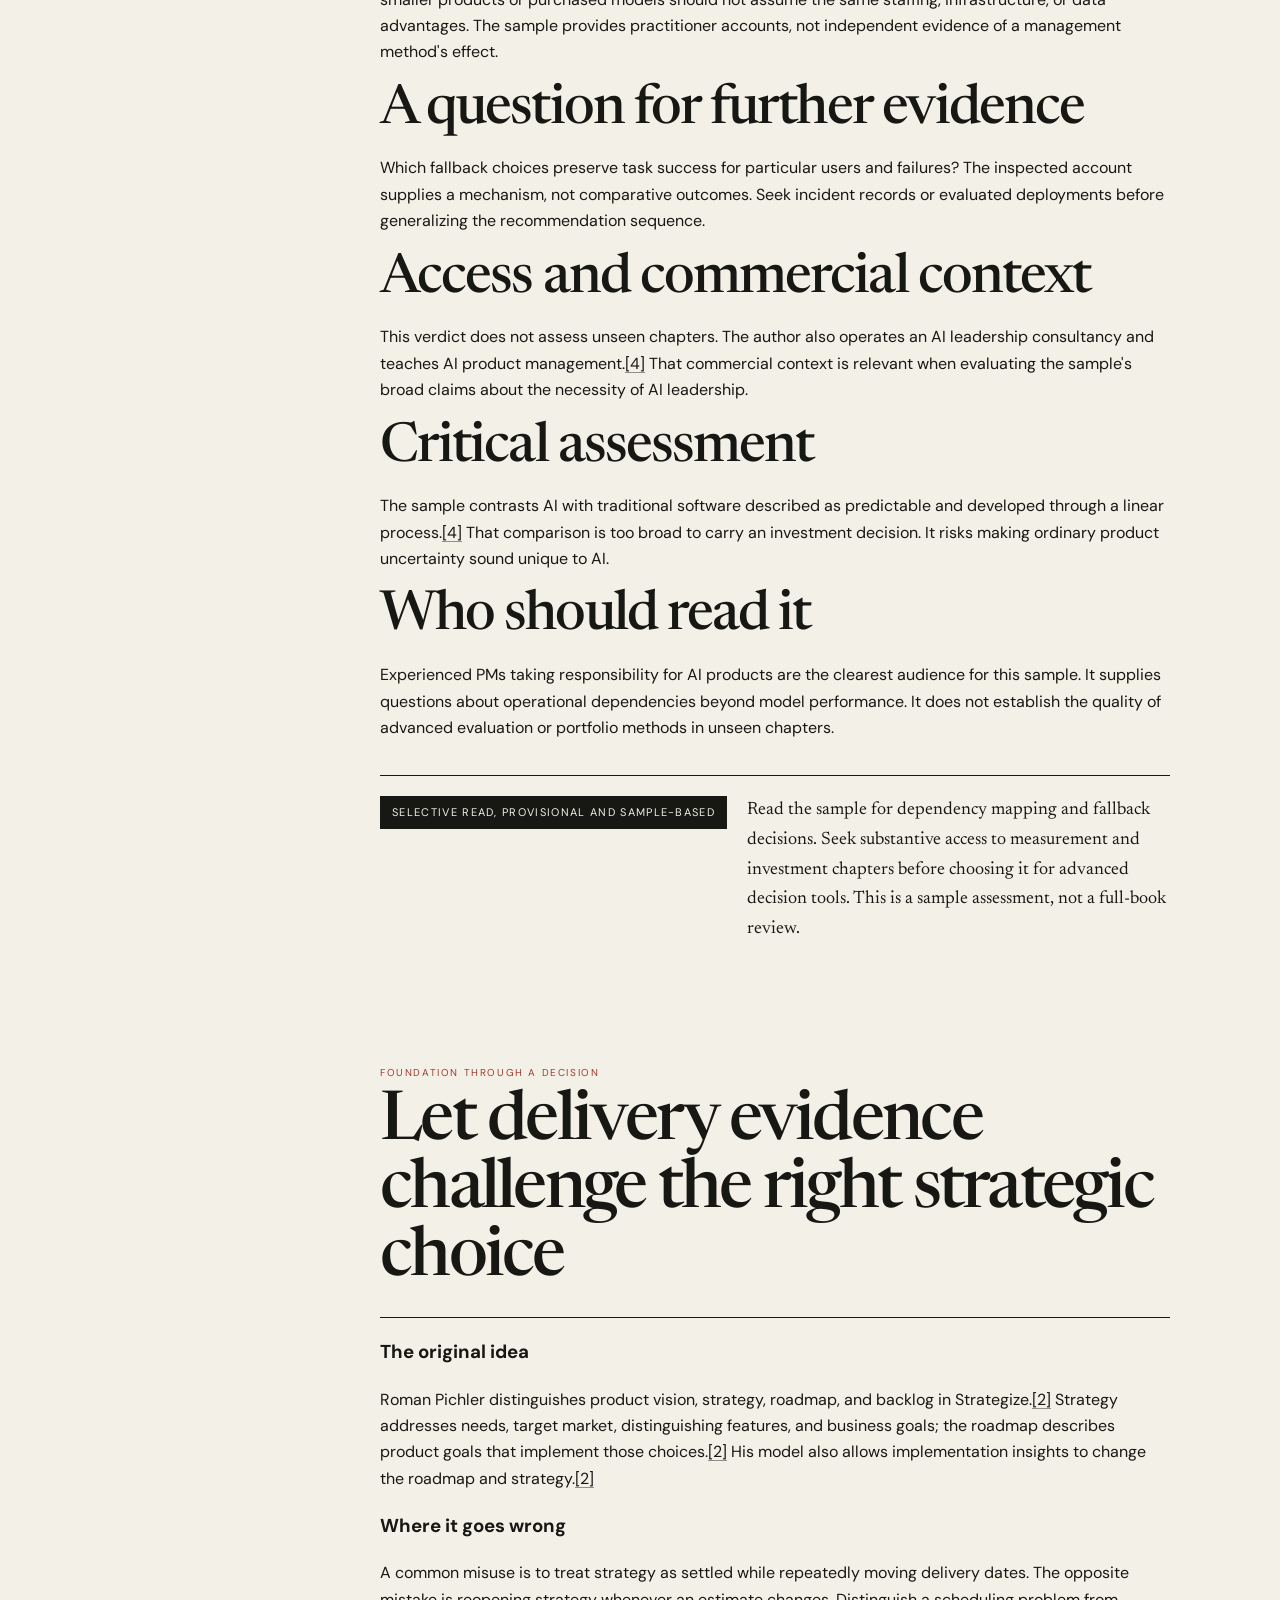
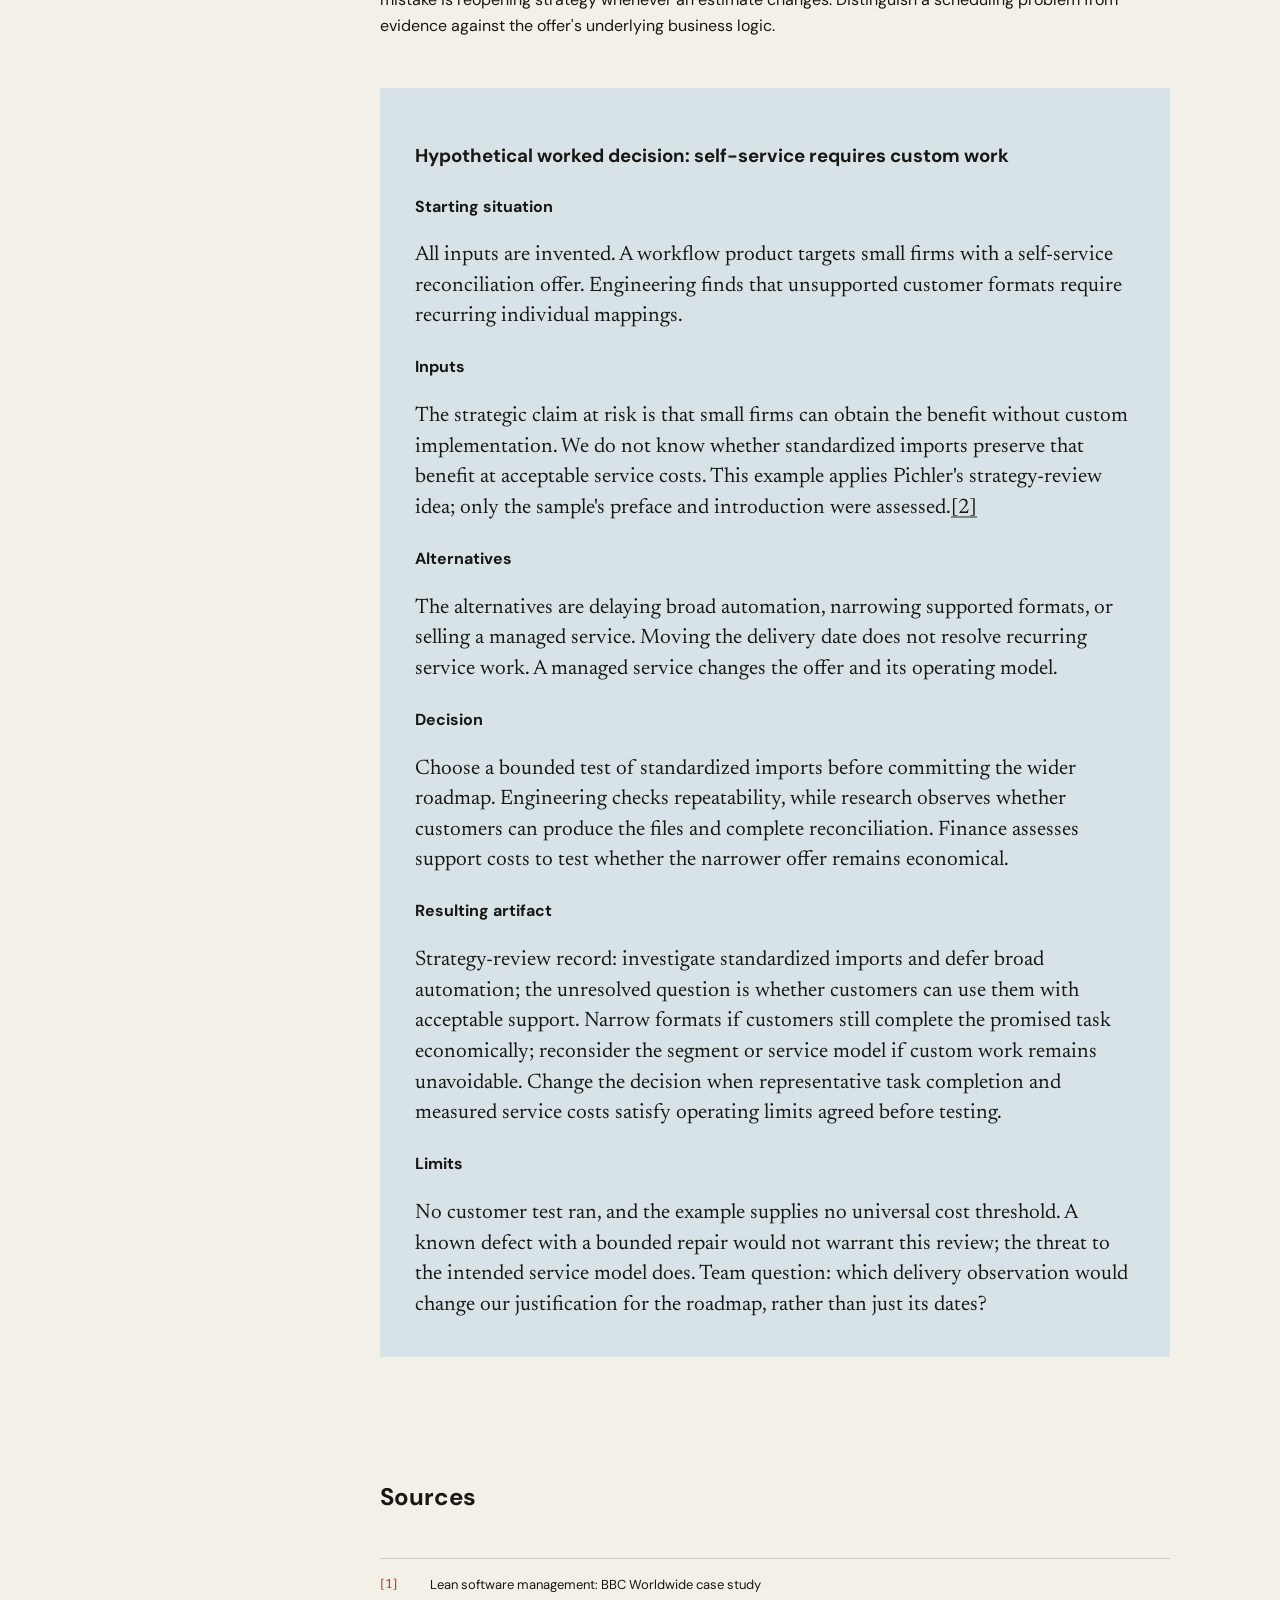
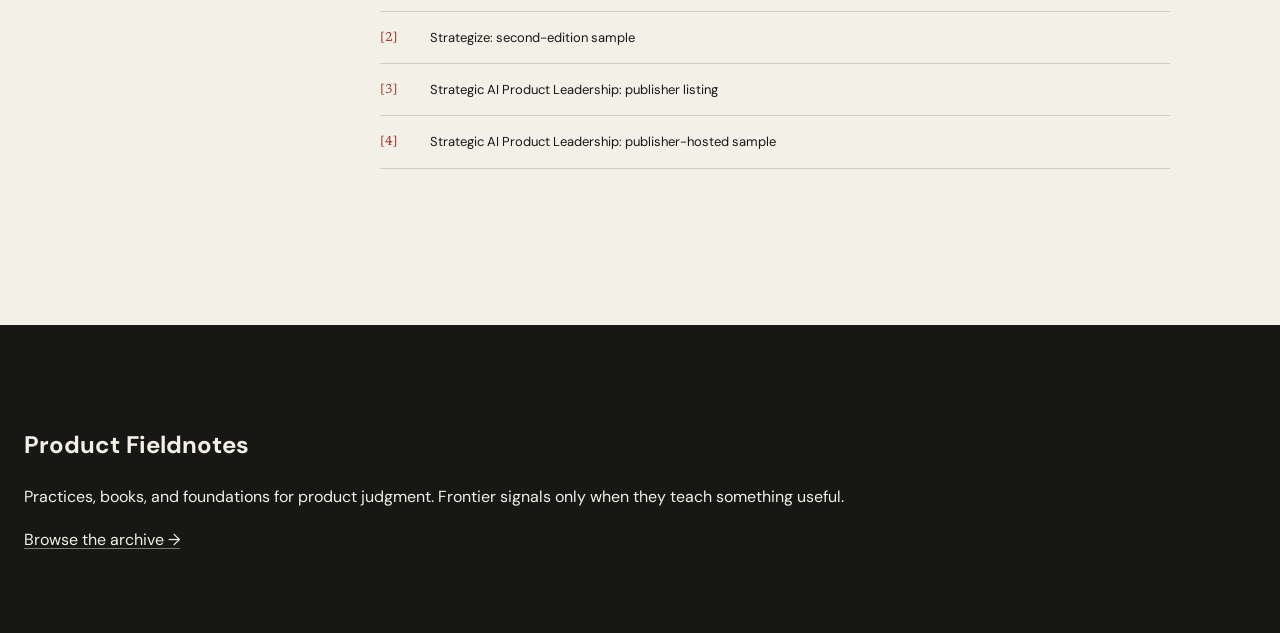
<file: reports/2026-11-16-learning.html>
<!doctype html>
<html lang="en" data-theme="light">
<head>
<meta charset="utf-8"><meta name="viewport" content="width=device-width, initial-scale=1">
<meta name="description" content="Diagnose blocked delivery before adding commitments. Learn when implementation evidence challenges strategy, and assess a recent AI leadership book through its operating examples.">
<title>When to stop starting: delivery flow, strategy review, and AI fallbacks — Product Fieldnotes</title>
<link rel="stylesheet" href="../assets/css/site.css">
<script defer src="../assets/js/site.js"></script>
</head>
<body>
<div class="reading-progress" aria-hidden="true"><span></span></div>
<a class="skip-link" href="#report">Skip to report</a>
<header class="site-header"><div class="shell header-inner">
<a class="brand" href="../index.html"><span class="brand-mark">PF</span><span>Product Fieldnotes</span></a>
<nav aria-label="Primary navigation"><a href="../index.html">Latest</a><a href="../archive.html">Archive</a></nav>
<button class="theme-toggle" type="button" aria-label="Toggle color theme">◐</button>
</div></header>
<main id="report">
<section class="shell"><div class="cover-copy">
<p class="eyebrow">PM learning edition · General professional learning</p>
<h1>When to stop starting: delivery flow, strategy review, and AI fallbacks</h1><p class="dek">Diagnose blocked delivery before adding commitments. Learn when implementation evidence challenges strategy, and assess a recent AI leadership book through its operating examples.</p>
<div class="edition-meta"><span>November 16, 2026</span><span>12 min read</span></div>
<div class="topic-row"><span>Delivery flow</span><span>Product operations</span><span>Strategy</span><span>AI product leadership</span></div>
</div></section>
<div class="report-layout shell">
<aside class="toc" aria-label="On this page"><p>In this edition</p>
<a href="#practice">Practice lesson</a><a href="#book">Book assessment</a><a href="#foundation">Foundation through a decision</a><a href="#sources">Sources</a></aside>
<article class="article-body">
<aside class="editor-note"><span>Editorial basis</span><p>Research reviewed November 16, 2026, in UTC. The delivery case and strategy foundation are historical; the book assessment uses a recent publication. Methods are editorial applications of inspected evidence, and worked decisions are explicitly hypothetical.</p><p>Practice, books, and foundations all appear; no frontier development was selected. Public book coverage resumes after October 12, beyond the intended fortnightly cadence. This edition does not fill earlier publication gaps or claim a comprehensive current-news scan.</p></aside>
<section id="practice" class="report-section">
<header class="section-heading"><p>Practice lesson</p><h2>Control admission before demanding faster delivery</h2><div class="rule"></div></header>
<p class="lead">Learn to distinguish insufficient coding capacity from a constraint that prevents completed work reaching customers. Produce an admission decision that names the blocked step, its owner, and the evidence needed to resume starts.</p>
<p><strong>Evidence type:</strong> original research</p>
<h3>The problem</h3><p>A roadmap can contain many active projects while customers receive little usable work. Starting another feature feels responsive, especially when a commercial deadline approaches. The unresolved question is whether development capacity or a downstream dependency limits completion.</p><h3>What the team tried first</h3><p>Middleton and Joyce studied a nine-person BBC Worldwide software team using observations, interviews, board walkthroughs, and operational data.<a href="#source-1">[1]</a> Mapping its workflow exposed more unfinished work and bottlenecks than the team had recognized.<a href="#source-1">[1]</a> The peer-reviewed case describes work beginning in 2008 and research observations during 2009.<a href="#source-1">[1]</a></p><h3>How the method works</h3>
<h4>Set limits from the constraint</h4><p>The team derived initial work-in-progress limits from testing and business-analysis constraints rather than developer headcount.<a href="#source-1">[1]</a> It revised those limits as constraints moved and experience accumulated.<a href="#source-1">[1]</a> Work entered the next stage when capacity became available.<a href="#source-1">[1]</a></p><h4>Make room to resolve blocked work</h4><p>Daily meetings examined blocked items and clusters of work, then changed allocations to relieve constraints.<a href="#source-1">[1]</a> All work had to appear on the boards, including support and technical improvements.<a href="#source-1">[1]</a> The method therefore combined admission rules, visible dependencies, and authority to change work assignments.<a href="#source-1">[1]</a></p><h4>Give the board an admission rule</h4><p>This is more specific than asking everyone to keep a board updated. An admission rule changes which commitments enter the system. A board without that rule can simply document growing congestion.</p><h4>Use the case as a diagnostic method</h4><p>The following protocol is editorial synthesis grounded in the case. It is not a newly validated method or a prescription to copy the team&#39;s limits.</p><h4>Define the unit of completion</h4><p>Choose a customer-usable capability, not an arbitrary coding task. This prevents task splitting from masquerading as increased delivery.</p><h4>Map waiting as well as activity</h4><p>Include requests awaiting admission, blocked work, testing, acceptance, and release. Record the entry date and the specific condition needed to leave each state.</p><h4>Test the apparent bottleneck</h4><p>Ask whether the oldest items need reviewer capacity, clearer criteria, defect repair, or renewed customer interest. These explanations imply different interventions despite producing the same visible queue.</p><h4>Change admission at the constrained boundary</h4><p>Pause ordinary starts when they would add to the same blocked flow. Give a named owner authority to approve exceptions and identify what each exception displaces.</p><h4>Review completion and earlier waiting together</h4><p>Track accepted capabilities, defects, blocked age, and requests waiting before admission. Keep item definitions stable so the comparison answers the original question.</p><h4>Allow useful work without feeding the constraint</h4><p>A decline in development activity can be acceptable during this investigation. The decision concerns completing useful work, not keeping every specialist continuously occupied. Truly independent work need not stop merely because another stream is blocked.</p><h4>Understand what the clock measures</h4><p>The operational clock began at &#34;decomposed engineering ready&#34; and ended at &#34;release ready&#34; after user acceptance testing.<a href="#source-1">[1]</a> Earlier waiting from proposed ideas was not recorded.<a href="#source-1">[1]</a> Customer batching of acceptance testing remained a source of delay.<a href="#source-1">[1]</a></p><h4>Keep earlier waiting visible</h4><p>That boundary matters for a PM evaluating an improvement claim. A shorter measured delivery interval does not establish faster service from the original customer request. Keep the earlier queue visible when changing admission rules.</p><h4>Consider competing explanations</h4><p>Add capacity when the constrained activity genuinely requires more skilled effort and the work remains worth completing. Cancel obsolete items when the queue reflects abandoned demand. Clarify authority when nobody can approve acceptance despite sufficient technical capacity.</p><h4>Test whether acceptance still matters</h4><p>Ask customers to complete the intended task and explain rejection against agreed criteria. If they avoid review because the feature solves the wrong problem, extra appointments will not repair demand. This distinguishes missing reviewer capacity from work that should be cancelled or reshaped.</p><h4>When to use this method</h4><p>Use this method when many items have started but few usable capabilities finish. Avoid a blanket freeze across independent teams or urgent obligations. Also avoid treating a short observation period as evidence of a permanently stable bottleneck.</p><h3>What the evidence supports</h3><p>The authors report an average lead-time improvement of 37% over the study period.<a href="#source-1">[1]</a> The observed change accompanied smaller features, engineering improvements, automated testing, and growing team experience.<a href="#source-1">[1]</a> It cannot isolate the contribution of work-in-progress limits.</p>
<h3>What it does not establish</h3><p>The study selected a mature team, and coauthor David Joyce worked at BBC Worldwide.<a href="#source-1">[1]</a> Those facts limit independence and transferability. The case supports examining a concrete workflow, not promising a universal delivery gain.</p>
<div class="worked-example"><h3>Hypothetical worked decision: acceptance is unavailable</h3>
<h4>Starting situation</h4><p>All inputs below are invented. A workflow team has coded several requested features, but customer acceptance remains incomplete. Sales requests another feature start for a prospect demonstration.</p>
<h4>Inputs</h4><p>Assume the waiting features still matter, customer authorization is required, and no urgent safety obligation overrides ordinary work. Reviewer availability, acceptance criteria, defects, and customer demand remain unresolved explanations. The visible queue alone cannot distinguish them.</p>
<h4>Alternatives</h4><p>The PM can start the prospect feature, add coding capacity, or resolve acceptance for existing work. More coding does not directly provide customer authorization. Investigate the acceptance constraint before increasing commitments to this flow.</p>
<h4>Decision</h4><p>Choose a temporary pause on ordinary starts feeding this same acceptance queue. The PM assigns an acceptance owner and arranges a review for each waiting capability. Engineering prepares test data and resolves reproducible defects before those reviews.</p>
<h4>Resulting artifact</h4><p>Admission record: ordinary starts feeding the acceptance queue are paused; the PM owns customer reviews and engineering owns reproducible checks. Review accepted capabilities, blocked age, defects, and waiting before admission; resume when acceptance can absorb additional work. Authorized urgent obligations can displace work explicitly; cancel or reshape features if reviews reject their usefulness.</p>
<h4>Limits</h4><p>This example produces a decision and an operating record, not a predicted percentage improvement. No intervention ran. Actual capacity limits require local observations and explicit service commitments.</p>
</div>

</section>
<section id="book" class="report-section book-section">
<header class="section-heading"><p>Book assessment</p><h2>Strategic AI Product Leadership</h2><div class="rule"></div></header>
<p class="byline">Derya Isler · Published March 30, 2026 (publisher listing)</p>
<div class="caveat"><strong>Material accessed</strong><p>InformIT lists the first edition from Addison-Wesley Professional, published March 30, 2026.<a href="#source-3">[3]</a> This assessment uses publisher metadata, the introduction, and selected Chapter 1 passages from the publisher-hosted sample.<a href="#source-3">[3]</a><a href="#source-4">[4]</a> The full book, later chapters, and diagram images were not assessed.</p></div>
<h3>The thesis</h3><p>Isler argues that AI product leadership must start with customer and business problems rather than a desire to deploy AI.<a href="#source-4">[4]</a> She places data, experience design, infrastructure, and organizational coordination within that leadership responsibility.<a href="#source-4">[4]</a> The introduction excludes low-level implementation and mathematical foundations.<a href="#source-4">[4]</a></p>
<h3>Connect model improvement to a customer difficulty</h3><p>The opening anecdote describes an unnamed retailer whose technically successful recommendation system attracted little customer interest.<a href="#source-4">[4]</a> Isler attributes the failure to neglecting whether customers struggled to find products.<a href="#source-4">[4]</a> The account is retrospective testimony, not a controlled comparison of discovery methods.</p><h3>Application: identify the task that should improve</h3><p>The practical lesson is to specify the task that better recommendations should improve. Ask which observed difficulty would disappear if the system worked well. A technical improvement without that connection remains a weak product investment argument.</p><h3>Examine data suitability at the launch boundary</h3><p>Isler reports weak Reels recommendations in new regions after training concentrated on United States and Western European content.<a href="#source-4">[4]</a> She attributes improvement to incorporating data from other markets.<a href="#source-4">[4]</a> The inspected passage supplies no effect size or isolated comparison.</p><h3>Application: test the intended launch population</h3><p>Use the account to challenge whether evaluation evidence covers the customers in the launch plan. An aggregate score cannot answer an unexamined region&#39;s readiness. More data is one possible remedy, not a substitute for diagnosing the mismatch.</p><h3>Decide what users receive when the model fails</h3><p>Isler describes fallback recommendations moving through similar-user content, trending content, and editorial selections when personalization fails.<a href="#source-4">[4]</a> This is the sample&#39;s clearest operating example. It makes degraded service an explicit product choice.</p><h3>Hypothetical application: a learning platform fallback</h3><p>Our hypothetical application is a learning platform with approved course sequences. If personalization fails, test continuing the approved sequence rather than showing globally popular lessons. Popularity does not establish that a lesson respects prerequisites.</p><h3>Resulting artifact: a fallback contract</h3><p>The resulting artifact is a fallback contract: triggering failure, eligible content, responsible owner, and a measure of successful continuation. Validate eligibility separately from whether the screen renders. No fallback test ran, and this example does not reproduce the author&#39;s implementation.</p><h3>Assess the claimed data advantage</h3><p>The sample argues that growing usage improves recommendations and creates advantages that become nearly impossible for entrants to overcome.<a href="#source-4">[4]</a> The inspected passages do not establish that claim across product categories. Treat it as the author&#39;s strategic argument, not a general law.</p><h3>Application: specify the advantage and alternatives</h3><p>Before making that argument internally, specify what exclusive data usage creates and which consequential decision it improves. Then identify alternative ways a competitor could deliver the same customer benefit. Those questions turn a broad claim into an investigable strategy.</p><h3>Limits of the platform examples</h3><p>The inspected examples also lean heavily on large recommendation platforms.<a href="#source-4">[4]</a> Readers managing smaller products or purchased models should not assume the same staffing, infrastructure, or data advantages. The sample provides practitioner accounts, not independent evidence of a management method&#39;s effect.</p><h3>A question for further evidence</h3><p>Which fallback choices preserve task success for particular users and failures? The inspected account supplies a mechanism, not comparative outcomes. Seek incident records or evaluated deployments before generalizing the recommendation sequence.</p><h3>Access and commercial context</h3><p>This verdict does not assess unseen chapters. The author also operates an AI leadership consultancy and teaches AI product management.<a href="#source-4">[4]</a> That commercial context is relevant when evaluating the sample&#39;s broad claims about the necessity of AI leadership.</p><h3>Critical assessment</h3><p>The sample contrasts AI with traditional software described as predictable and developed through a linear process.<a href="#source-4">[4]</a> That comparison is too broad to carry an investment decision. It risks making ordinary product uncertainty sound unique to AI.</p>
<h3>Who should read it</h3><p>Experienced PMs taking responsibility for AI products are the clearest audience for this sample. It supplies questions about operational dependencies beyond model performance. It does not establish the quality of advanced evaluation or portfolio methods in unseen chapters.</p>
<div class="verdict"><span>Selective read, provisional and sample-based</span><p>Read the sample for dependency mapping and fallback decisions. Seek substantive access to measurement and investment chapters before choosing it for advanced decision tools. This is a sample assessment, not a full-book review.</p></div>
</section><section id="foundation" class="report-section">
<header class="section-heading"><p>Foundation through a decision</p><h2>Let delivery evidence challenge the right strategic choice</h2><div class="rule"></div></header>
<h3>The original idea</h3><p>Roman Pichler distinguishes product vision, strategy, roadmap, and backlog in Strategize.<a href="#source-2">[2]</a> Strategy addresses needs, target market, distinguishing features, and business goals; the roadmap describes product goals that implement those choices.<a href="#source-2">[2]</a> His model also allows implementation insights to change the roadmap and strategy.<a href="#source-2">[2]</a></p>
<h3>Where it goes wrong</h3><p>A common misuse is to treat strategy as settled while repeatedly moving delivery dates. The opposite mistake is reopening strategy whenever an estimate changes. Distinguish a scheduling problem from evidence against the offer&#39;s underlying business logic.</p>
<div class="worked-example"><h3>Hypothetical worked decision: self-service requires custom work</h3>
<h4>Starting situation</h4><p>All inputs are invented. A workflow product targets small firms with a self-service reconciliation offer. Engineering finds that unsupported customer formats require recurring individual mappings.</p>
<h4>Inputs</h4><p>The strategic claim at risk is that small firms can obtain the benefit without custom implementation. We do not know whether standardized imports preserve that benefit at acceptable service costs. This example applies Pichler&#39;s strategy-review idea; only the sample&#39;s preface and introduction were assessed.<a href="#source-2">[2]</a></p>
<h4>Alternatives</h4><p>The alternatives are delaying broad automation, narrowing supported formats, or selling a managed service. Moving the delivery date does not resolve recurring service work. A managed service changes the offer and its operating model.</p>
<h4>Decision</h4><p>Choose a bounded test of standardized imports before committing the wider roadmap. Engineering checks repeatability, while research observes whether customers can produce the files and complete reconciliation. Finance assesses support costs to test whether the narrower offer remains economical.</p>
<h4>Resulting artifact</h4><p>Strategy-review record: investigate standardized imports and defer broad automation; the unresolved question is whether customers can use them with acceptable support. Narrow formats if customers still complete the promised task economically; reconsider the segment or service model if custom work remains unavoidable. Change the decision when representative task completion and measured service costs satisfy operating limits agreed before testing.</p>
<h4>Limits</h4><p>No customer test ran, and the example supplies no universal cost threshold. A known defect with a bounded repair would not warrant this review; the threat to the intended service model does. Team question: which delivery observation would change our justification for the roadmap, rather than just its dates?</p>
</div>

</section><section id="sources" class="report-section sources-section"><h2>Sources</h2>
<ol><li id="source-1"><a href="https://pureadmin.qub.ac.uk/ws/portalfiles/portal/724967/Lean%20Software%20Management%20BBC%20Worldwide%20Case%20Study%20Feb%202011.pdf" target="_blank" rel="noopener">Lean software management: BBC Worldwide case study</a></li><li id="source-2"><a href="https://romanpichler.com/downloads/tools/Strategize-2nd-ed-excerpt.pdf" target="_blank" rel="noopener">Strategize: second-edition sample</a></li><li id="source-3"><a href="https://www.informit.com/store/strategic-ai-product-leadership-build-products.-drive-9780135491140" target="_blank" rel="noopener">Strategic AI Product Leadership: publisher listing</a></li><li id="source-4"><a href="https://ptgmedia.pearsoncmg.com/images/9780135491140/samplepages/9780135491140_Sample.pdf" target="_blank" rel="noopener">Strategic AI Product Leadership: publisher-hosted sample</a></li></ol>
</section>
</article></div></main>
<footer id="about"><div class="shell"><h2>Product Fieldnotes</h2><p>Practices, books, and foundations for product judgment. Frontier signals only when they teach something useful.</p><a href="../archive.html">Browse the archive →</a></div></footer>
</body></html>
</file>
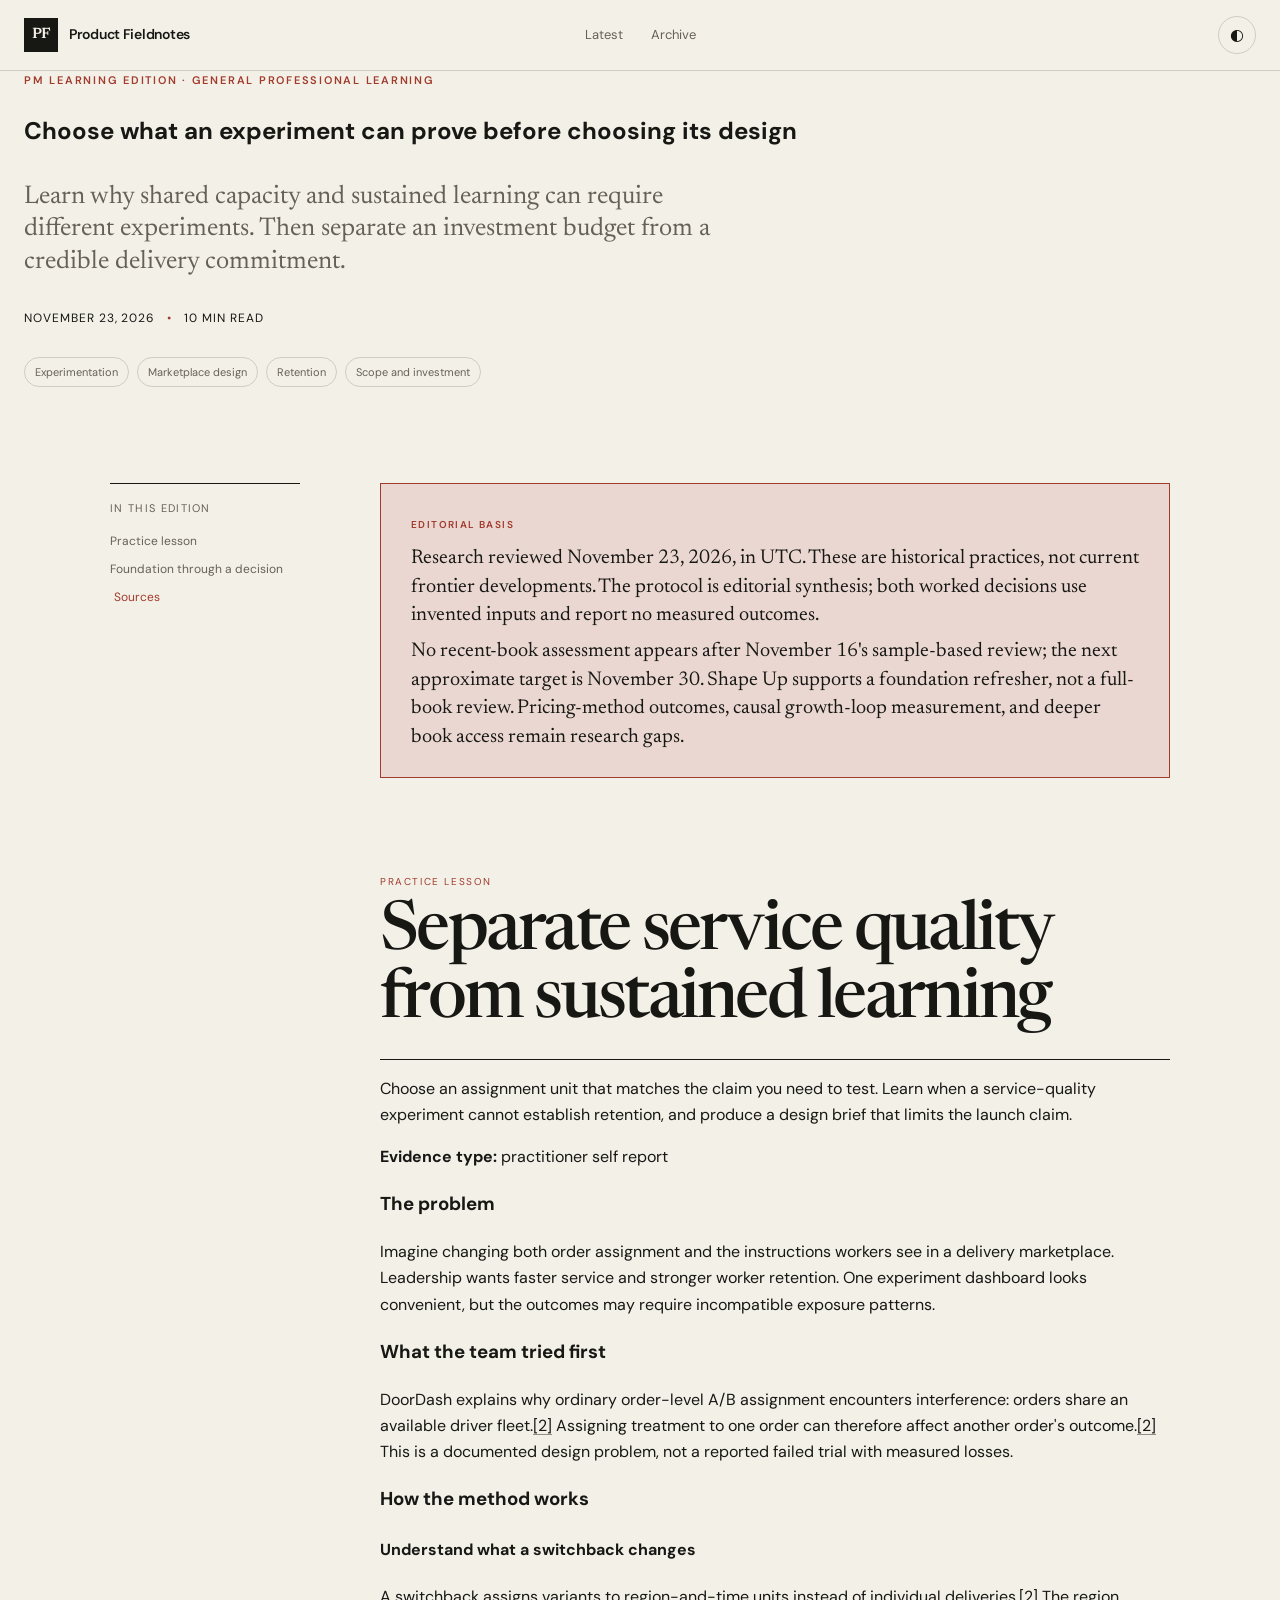
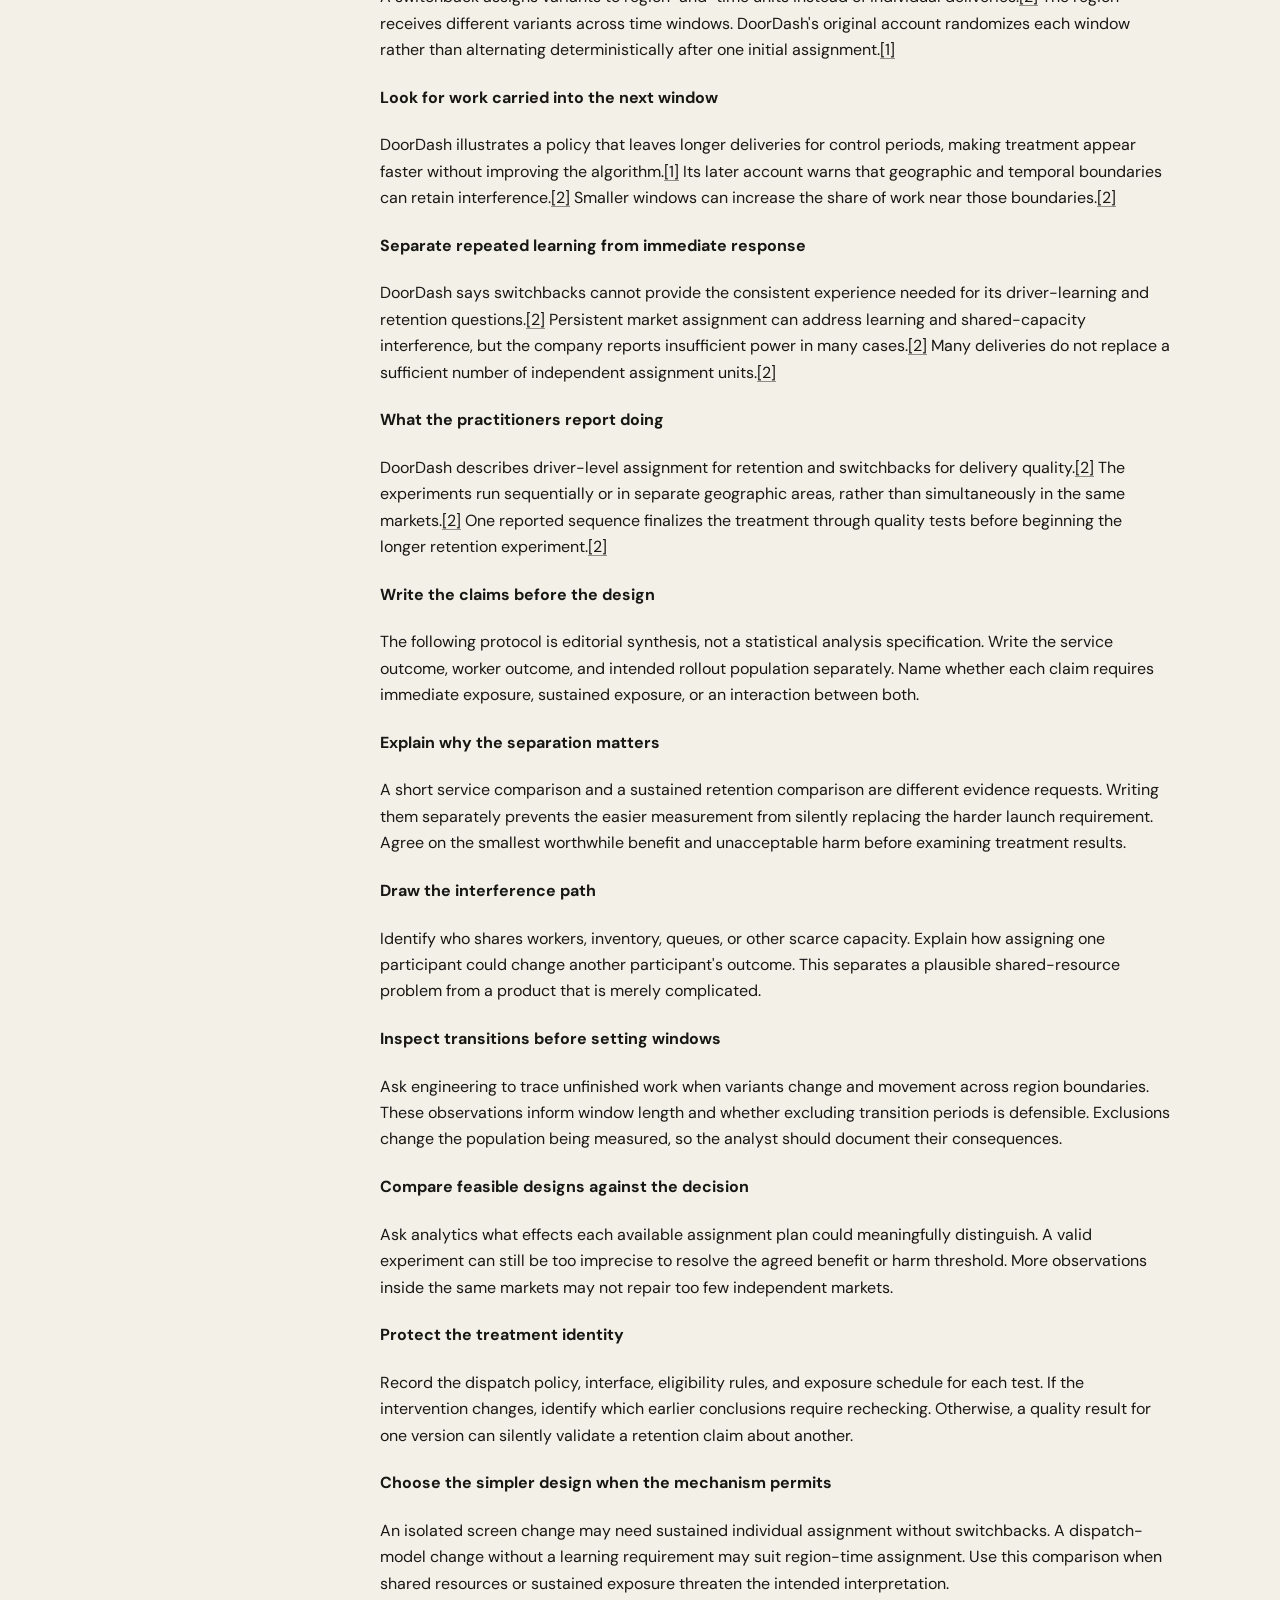
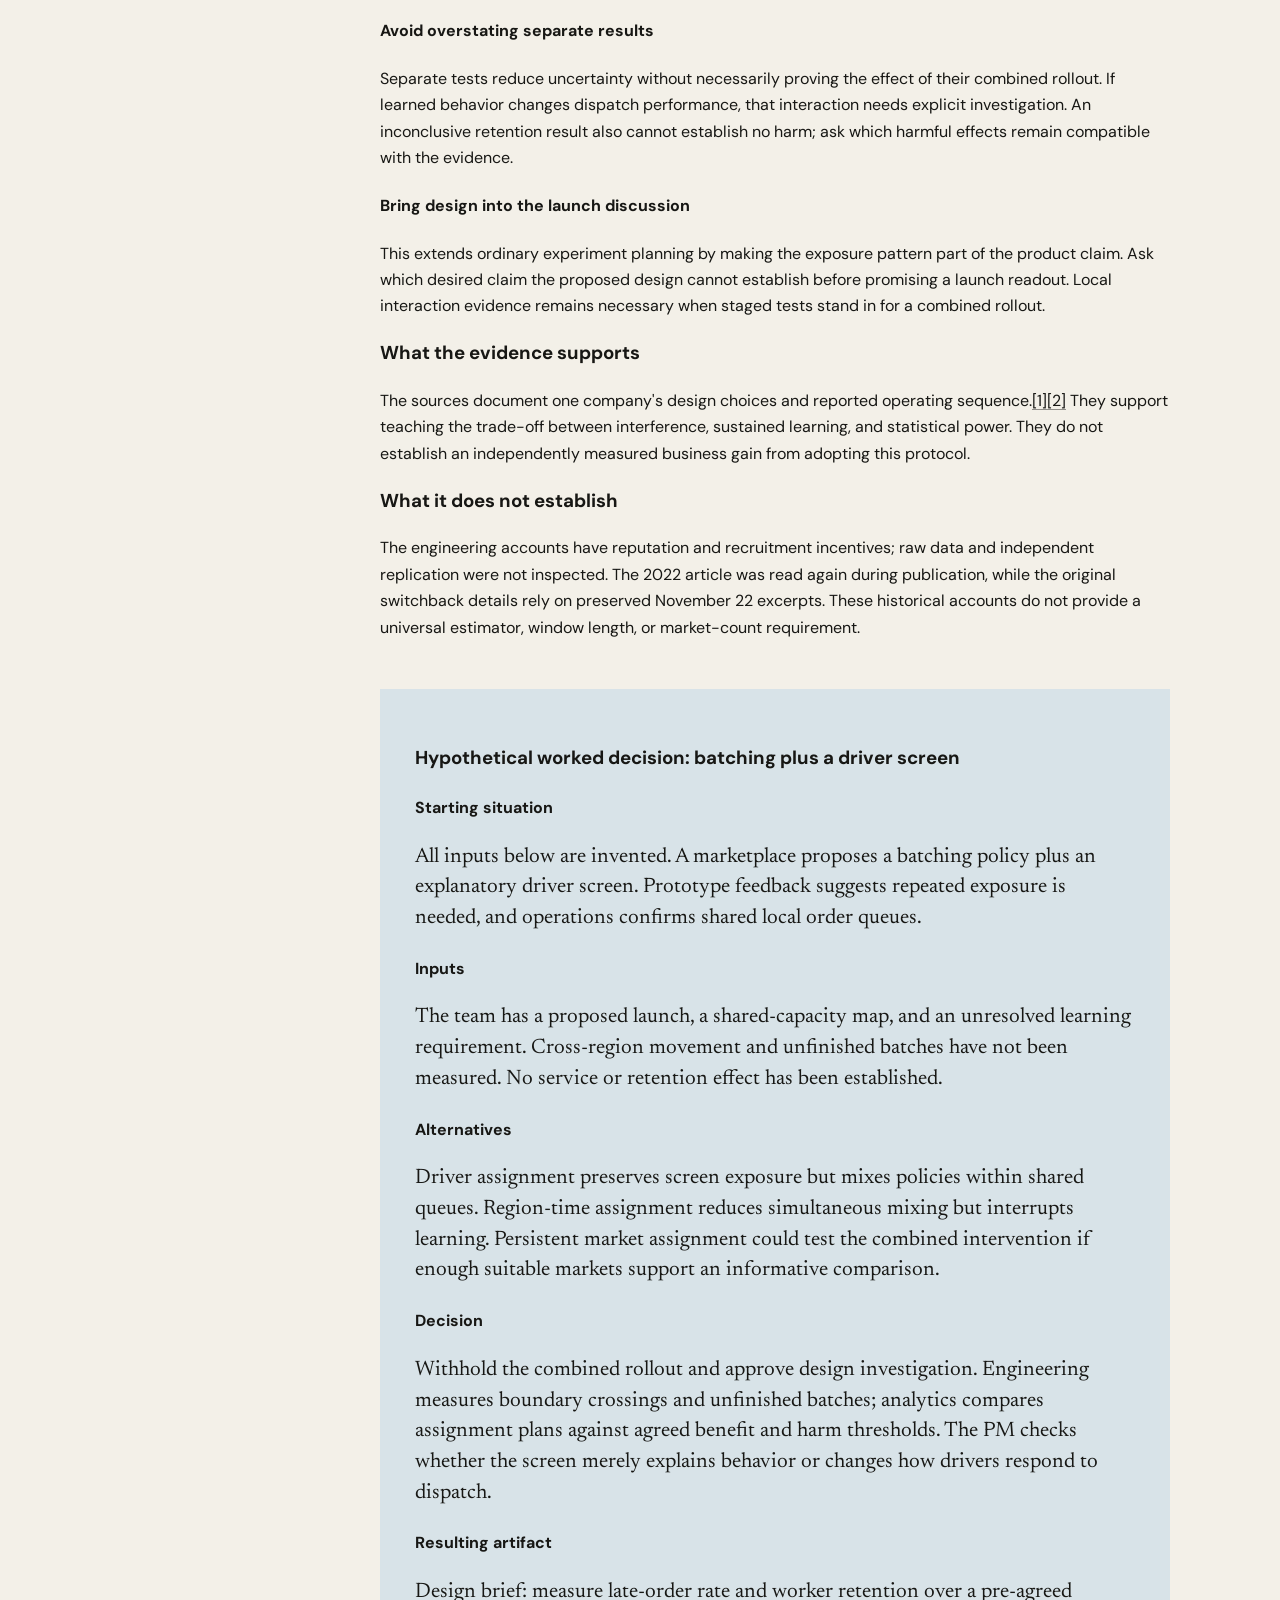
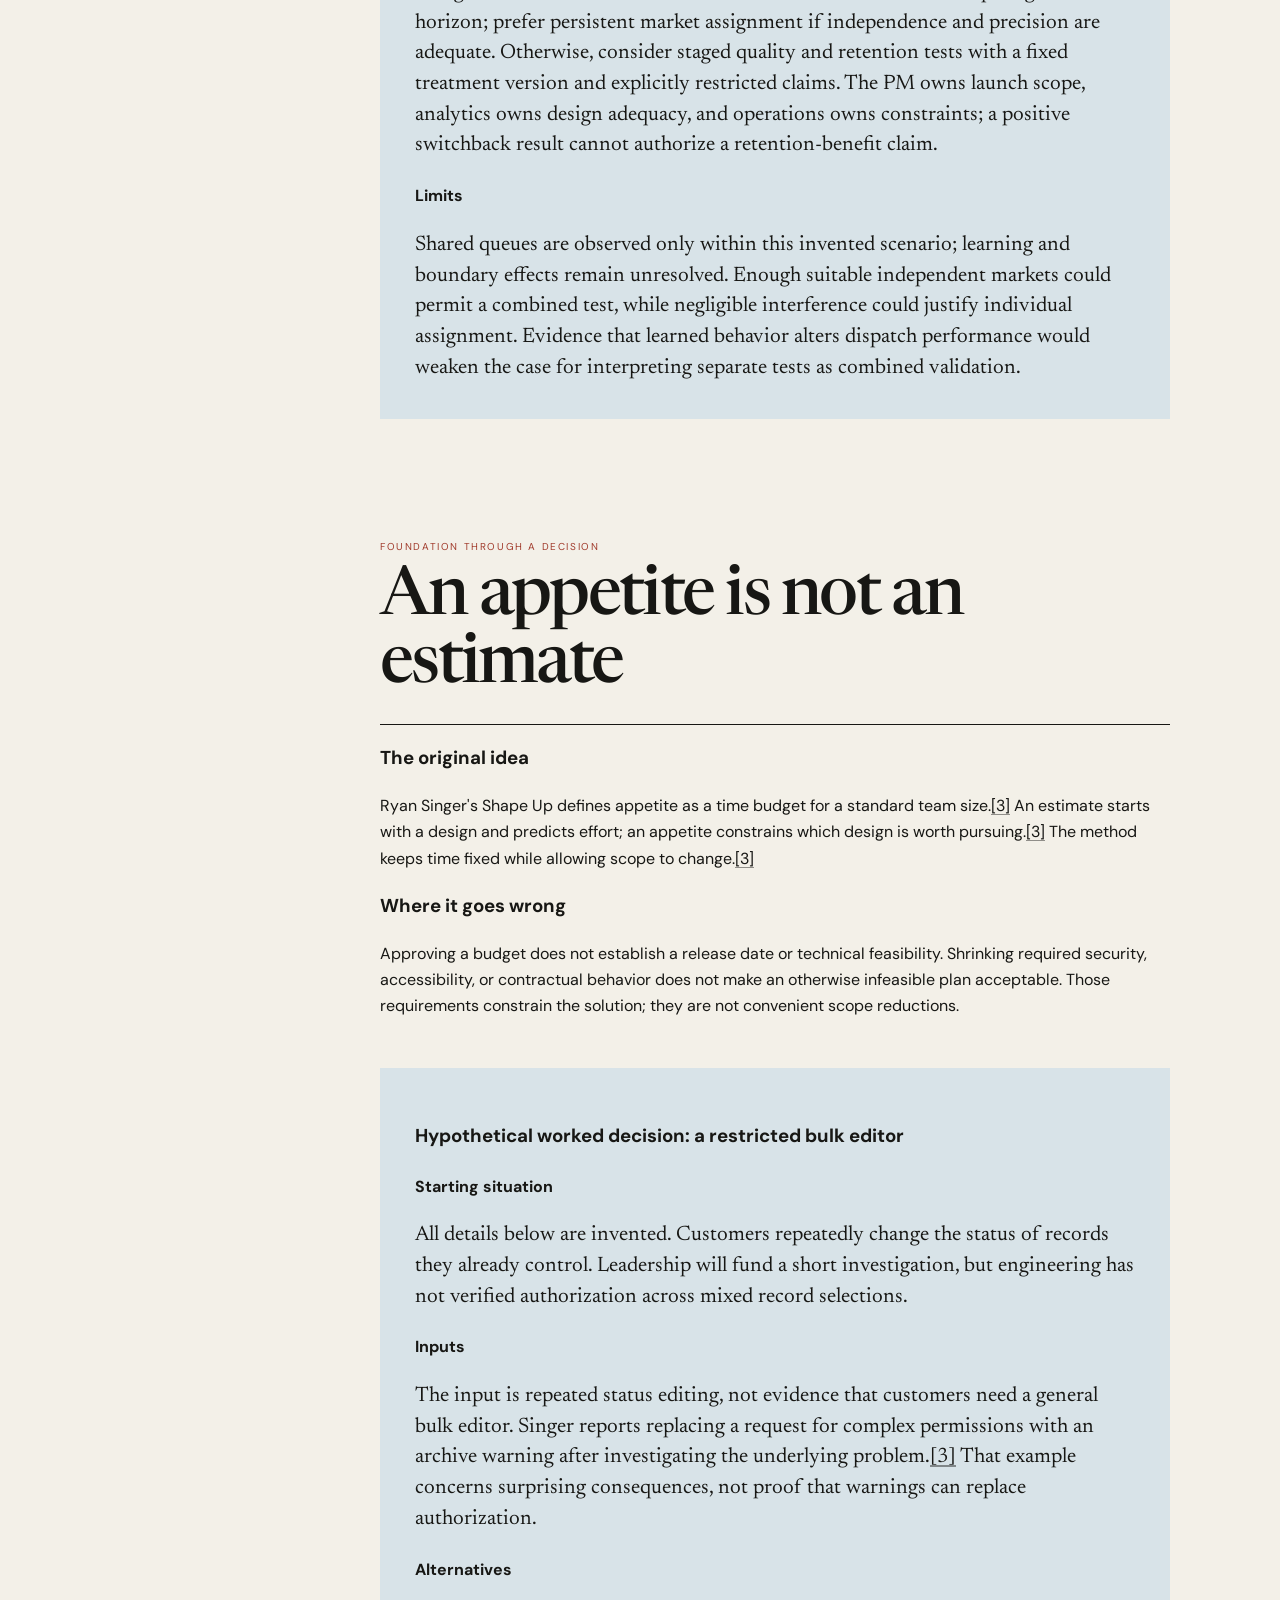
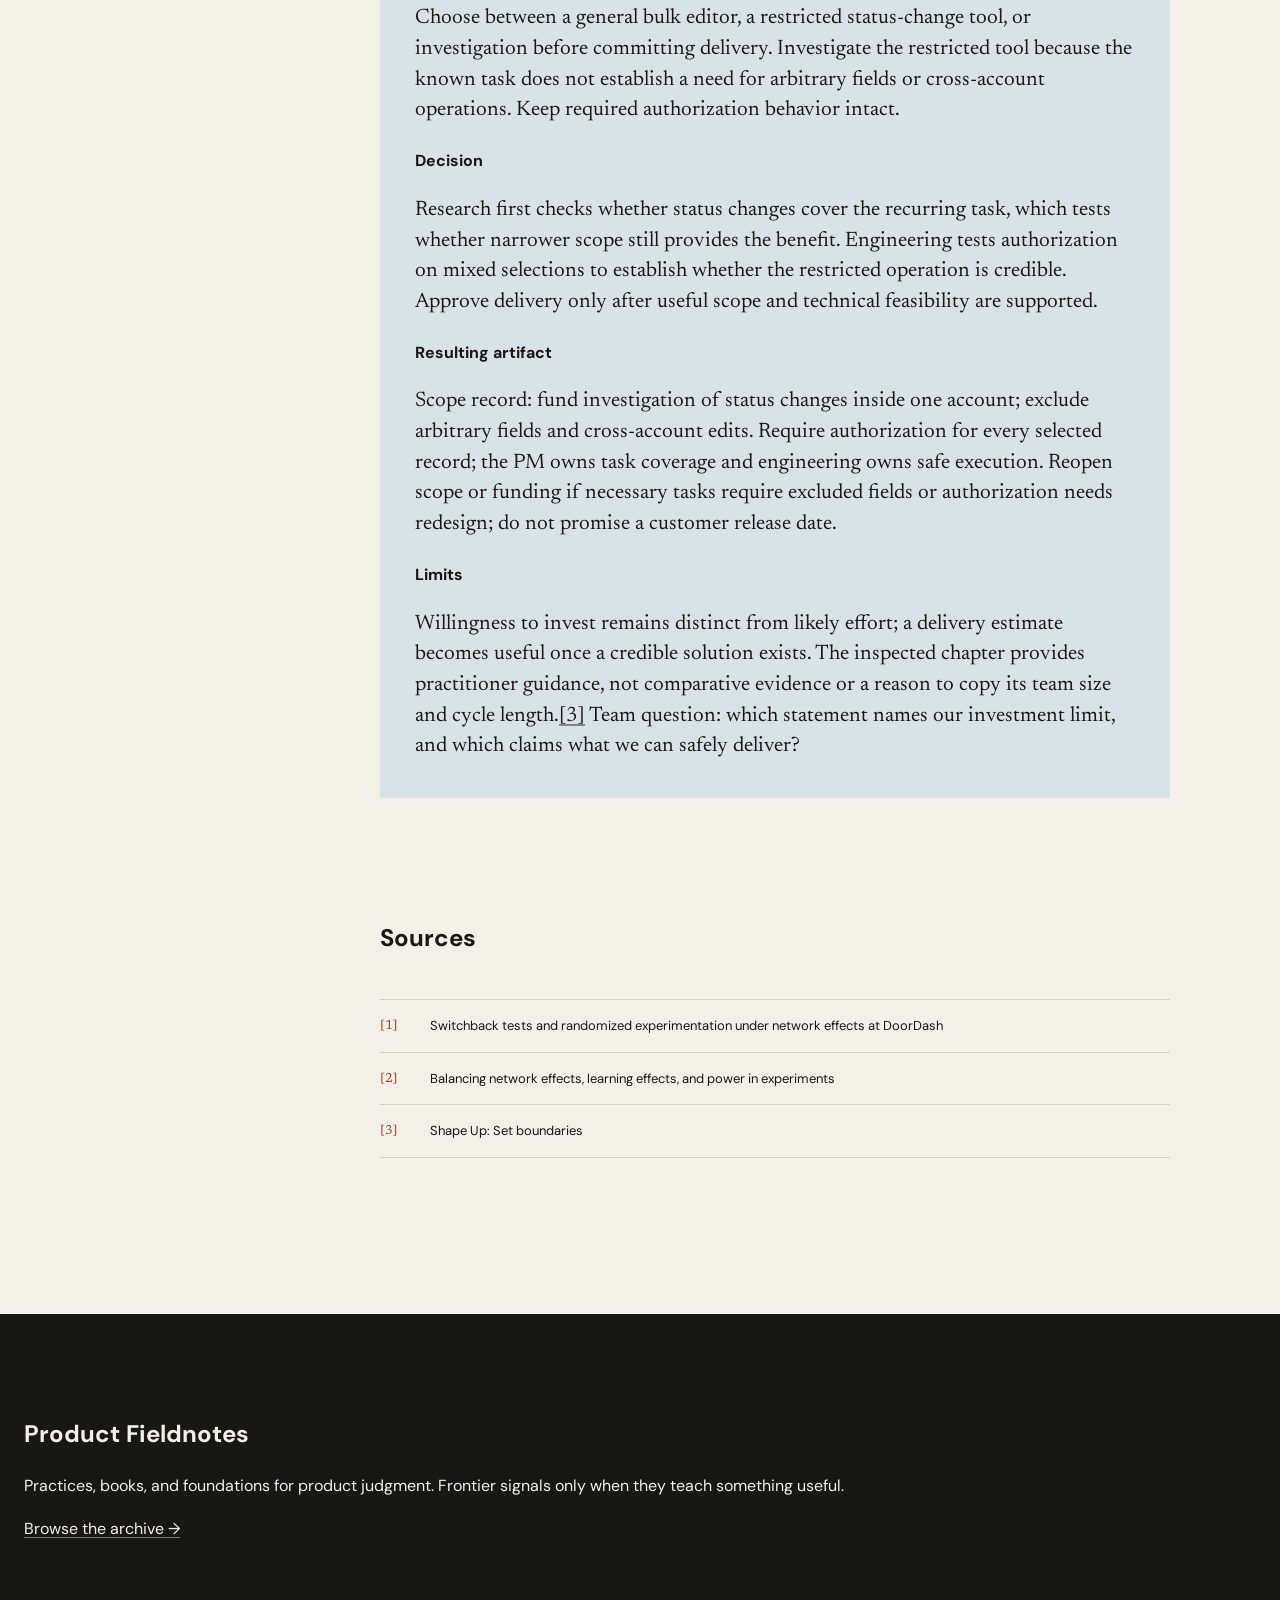
<file: reports/2026-11-23-learning.html>
<!doctype html>
<html lang="en" data-theme="light">
<head>
<meta charset="utf-8"><meta name="viewport" content="width=device-width, initial-scale=1">
<meta name="description" content="Learn why shared capacity and sustained learning can require different experiments. Then separate an investment budget from a credible delivery commitment.">
<title>Choose what an experiment can prove before choosing its design — Product Fieldnotes</title>
<link rel="stylesheet" href="../assets/css/site.css">
<script defer src="../assets/js/site.js"></script>
</head>
<body>
<div class="reading-progress" aria-hidden="true"><span></span></div>
<a class="skip-link" href="#report">Skip to report</a>
<header class="site-header"><div class="shell header-inner">
<a class="brand" href="../index.html"><span class="brand-mark">PF</span><span>Product Fieldnotes</span></a>
<nav aria-label="Primary navigation"><a href="../index.html">Latest</a><a href="../archive.html">Archive</a></nav>
<button class="theme-toggle" type="button" aria-label="Toggle color theme">◐</button>
</div></header>
<main id="report">
<section class="shell"><div class="cover-copy">
<p class="eyebrow">PM learning edition · General professional learning</p>
<h1>Choose what an experiment can prove before choosing its design</h1><p class="dek">Learn why shared capacity and sustained learning can require different experiments. Then separate an investment budget from a credible delivery commitment.</p>
<div class="edition-meta"><span>November 23, 2026</span><span>10 min read</span></div>
<div class="topic-row"><span>Experimentation</span><span>Marketplace design</span><span>Retention</span><span>Scope and investment</span></div>
</div></section>
<div class="report-layout shell">
<aside class="toc" aria-label="On this page"><p>In this edition</p>
<a href="#practice">Practice lesson</a><a href="#foundation">Foundation through a decision</a><a href="#sources">Sources</a></aside>
<article class="article-body">
<aside class="editor-note"><span>Editorial basis</span><p>Research reviewed November 23, 2026, in UTC. These are historical practices, not current frontier developments. The protocol is editorial synthesis; both worked decisions use invented inputs and report no measured outcomes.</p><p>No recent-book assessment appears after November 16&#39;s sample-based review; the next approximate target is November 30. Shape Up supports a foundation refresher, not a full-book review. Pricing-method outcomes, causal growth-loop measurement, and deeper book access remain research gaps.</p></aside>
<section id="practice" class="report-section">
<header class="section-heading"><p>Practice lesson</p><h2>Separate service quality from sustained learning</h2><div class="rule"></div></header>
<p class="lead">Choose an assignment unit that matches the claim you need to test. Learn when a service-quality experiment cannot establish retention, and produce a design brief that limits the launch claim.</p>
<p><strong>Evidence type:</strong> practitioner self report</p>
<h3>The problem</h3><p>Imagine changing both order assignment and the instructions workers see in a delivery marketplace. Leadership wants faster service and stronger worker retention. One experiment dashboard looks convenient, but the outcomes may require incompatible exposure patterns.</p><h3>What the team tried first</h3><p>DoorDash explains why ordinary order-level A/B assignment encounters interference: orders share an available driver fleet.<a href="#source-2">[2]</a> Assigning treatment to one order can therefore affect another order&#39;s outcome.<a href="#source-2">[2]</a> This is a documented design problem, not a reported failed trial with measured losses.</p><h3>How the method works</h3>
<h4>Understand what a switchback changes</h4><p>A switchback assigns variants to region-and-time units instead of individual deliveries.<a href="#source-2">[2]</a> The region receives different variants across time windows. DoorDash&#39;s original account randomizes each window rather than alternating deterministically after one initial assignment.<a href="#source-1">[1]</a></p><h4>Look for work carried into the next window</h4><p>DoorDash illustrates a policy that leaves longer deliveries for control periods, making treatment appear faster without improving the algorithm.<a href="#source-1">[1]</a> Its later account warns that geographic and temporal boundaries can retain interference.<a href="#source-2">[2]</a> Smaller windows can increase the share of work near those boundaries.<a href="#source-2">[2]</a></p><h4>Separate repeated learning from immediate response</h4><p>DoorDash says switchbacks cannot provide the consistent experience needed for its driver-learning and retention questions.<a href="#source-2">[2]</a> Persistent market assignment can address learning and shared-capacity interference, but the company reports insufficient power in many cases.<a href="#source-2">[2]</a> Many deliveries do not replace a sufficient number of independent assignment units.<a href="#source-2">[2]</a></p><h4>What the practitioners report doing</h4><p>DoorDash describes driver-level assignment for retention and switchbacks for delivery quality.<a href="#source-2">[2]</a> The experiments run sequentially or in separate geographic areas, rather than simultaneously in the same markets.<a href="#source-2">[2]</a> One reported sequence finalizes the treatment through quality tests before beginning the longer retention experiment.<a href="#source-2">[2]</a></p><h4>Write the claims before the design</h4><p>The following protocol is editorial synthesis, not a statistical analysis specification. Write the service outcome, worker outcome, and intended rollout population separately. Name whether each claim requires immediate exposure, sustained exposure, or an interaction between both.</p><h4>Explain why the separation matters</h4><p>A short service comparison and a sustained retention comparison are different evidence requests. Writing them separately prevents the easier measurement from silently replacing the harder launch requirement. Agree on the smallest worthwhile benefit and unacceptable harm before examining treatment results.</p><h4>Draw the interference path</h4><p>Identify who shares workers, inventory, queues, or other scarce capacity. Explain how assigning one participant could change another participant&#39;s outcome. This separates a plausible shared-resource problem from a product that is merely complicated.</p><h4>Inspect transitions before setting windows</h4><p>Ask engineering to trace unfinished work when variants change and movement across region boundaries. These observations inform window length and whether excluding transition periods is defensible. Exclusions change the population being measured, so the analyst should document their consequences.</p><h4>Compare feasible designs against the decision</h4><p>Ask analytics what effects each available assignment plan could meaningfully distinguish. A valid experiment can still be too imprecise to resolve the agreed benefit or harm threshold. More observations inside the same markets may not repair too few independent markets.</p><h4>Protect the treatment identity</h4><p>Record the dispatch policy, interface, eligibility rules, and exposure schedule for each test. If the intervention changes, identify which earlier conclusions require rechecking. Otherwise, a quality result for one version can silently validate a retention claim about another.</p><h4>Choose the simpler design when the mechanism permits</h4><p>An isolated screen change may need sustained individual assignment without switchbacks. A dispatch-model change without a learning requirement may suit region-time assignment. Use this comparison when shared resources or sustained exposure threaten the intended interpretation.</p><h4>Avoid overstating separate results</h4><p>Separate tests reduce uncertainty without necessarily proving the effect of their combined rollout. If learned behavior changes dispatch performance, that interaction needs explicit investigation. An inconclusive retention result also cannot establish no harm; ask which harmful effects remain compatible with the evidence.</p><h4>Bring design into the launch discussion</h4><p>This extends ordinary experiment planning by making the exposure pattern part of the product claim. Ask which desired claim the proposed design cannot establish before promising a launch readout. Local interaction evidence remains necessary when staged tests stand in for a combined rollout.</p><h3>What the evidence supports</h3><p>The sources document one company&#39;s design choices and reported operating sequence.<a href="#source-1">[1]</a><a href="#source-2">[2]</a> They support teaching the trade-off between interference, sustained learning, and statistical power. They do not establish an independently measured business gain from adopting this protocol.</p>
<h3>What it does not establish</h3><p>The engineering accounts have reputation and recruitment incentives; raw data and independent replication were not inspected. The 2022 article was read again during publication, while the original switchback details rely on preserved November 22 excerpts. These historical accounts do not provide a universal estimator, window length, or market-count requirement.</p>
<div class="worked-example"><h3>Hypothetical worked decision: batching plus a driver screen</h3>
<h4>Starting situation</h4><p>All inputs below are invented. A marketplace proposes a batching policy plus an explanatory driver screen. Prototype feedback suggests repeated exposure is needed, and operations confirms shared local order queues.</p>
<h4>Inputs</h4><p>The team has a proposed launch, a shared-capacity map, and an unresolved learning requirement. Cross-region movement and unfinished batches have not been measured. No service or retention effect has been established.</p>
<h4>Alternatives</h4><p>Driver assignment preserves screen exposure but mixes policies within shared queues. Region-time assignment reduces simultaneous mixing but interrupts learning. Persistent market assignment could test the combined intervention if enough suitable markets support an informative comparison.</p>
<h4>Decision</h4><p>Withhold the combined rollout and approve design investigation. Engineering measures boundary crossings and unfinished batches; analytics compares assignment plans against agreed benefit and harm thresholds. The PM checks whether the screen merely explains behavior or changes how drivers respond to dispatch.</p>
<h4>Resulting artifact</h4><p>Design brief: measure late-order rate and worker retention over a pre-agreed horizon; prefer persistent market assignment if independence and precision are adequate. Otherwise, consider staged quality and retention tests with a fixed treatment version and explicitly restricted claims. The PM owns launch scope, analytics owns design adequacy, and operations owns constraints; a positive switchback result cannot authorize a retention-benefit claim.</p>
<h4>Limits</h4><p>Shared queues are observed only within this invented scenario; learning and boundary effects remain unresolved. Enough suitable independent markets could permit a combined test, while negligible interference could justify individual assignment. Evidence that learned behavior alters dispatch performance would weaken the case for interpreting separate tests as combined validation.</p>
</div>

</section>
<section id="foundation" class="report-section">
<header class="section-heading"><p>Foundation through a decision</p><h2>An appetite is not an estimate</h2><div class="rule"></div></header>
<h3>The original idea</h3><p>Ryan Singer&#39;s Shape Up defines appetite as a time budget for a standard team size.<a href="#source-3">[3]</a> An estimate starts with a design and predicts effort; an appetite constrains which design is worth pursuing.<a href="#source-3">[3]</a> The method keeps time fixed while allowing scope to change.<a href="#source-3">[3]</a></p>
<h3>Where it goes wrong</h3><p>Approving a budget does not establish a release date or technical feasibility. Shrinking required security, accessibility, or contractual behavior does not make an otherwise infeasible plan acceptable. Those requirements constrain the solution; they are not convenient scope reductions.</p>
<div class="worked-example"><h3>Hypothetical worked decision: a restricted bulk editor</h3>
<h4>Starting situation</h4><p>All details below are invented. Customers repeatedly change the status of records they already control. Leadership will fund a short investigation, but engineering has not verified authorization across mixed record selections.</p>
<h4>Inputs</h4><p>The input is repeated status editing, not evidence that customers need a general bulk editor. Singer reports replacing a request for complex permissions with an archive warning after investigating the underlying problem.<a href="#source-3">[3]</a> That example concerns surprising consequences, not proof that warnings can replace authorization.</p>
<h4>Alternatives</h4><p>Choose between a general bulk editor, a restricted status-change tool, or investigation before committing delivery. Investigate the restricted tool because the known task does not establish a need for arbitrary fields or cross-account operations. Keep required authorization behavior intact.</p>
<h4>Decision</h4><p>Research first checks whether status changes cover the recurring task, which tests whether narrower scope still provides the benefit. Engineering tests authorization on mixed selections to establish whether the restricted operation is credible. Approve delivery only after useful scope and technical feasibility are supported.</p>
<h4>Resulting artifact</h4><p>Scope record: fund investigation of status changes inside one account; exclude arbitrary fields and cross-account edits. Require authorization for every selected record; the PM owns task coverage and engineering owns safe execution. Reopen scope or funding if necessary tasks require excluded fields or authorization needs redesign; do not promise a customer release date.</p>
<h4>Limits</h4><p>Willingness to invest remains distinct from likely effort; a delivery estimate becomes useful once a credible solution exists. The inspected chapter provides practitioner guidance, not comparative evidence or a reason to copy its team size and cycle length.<a href="#source-3">[3]</a> Team question: which statement names our investment limit, and which claims what we can safely deliver?</p>
</div>

</section><section id="sources" class="report-section sources-section"><h2>Sources</h2>
<ol><li id="source-1"><a href="https://careersatdoordash.com/blog/switchback-tests-and-randomized-experimentation-under-network-effects-at-doordash" target="_blank" rel="noopener">Switchback tests and randomized experimentation under network effects at DoorDash</a></li><li id="source-2"><a href="https://careersatdoordash.com/blog/balancing-network-effects-learning-effects-and-power-in-experiments" target="_blank" rel="noopener">Balancing network effects, learning effects, and power in experiments</a></li><li id="source-3"><a href="https://basecamp.com/shapeup/1.2-chapter-03" target="_blank" rel="noopener">Shape Up: Set boundaries</a></li></ol>
</section>
</article></div></main>
<footer id="about"><div class="shell"><h2>Product Fieldnotes</h2><p>Practices, books, and foundations for product judgment. Frontier signals only when they teach something useful.</p><a href="../archive.html">Browse the archive →</a></div></footer>
</body></html>
</file>
<file: assets/css/site.css>
@import url('https://fonts.googleapis.com/css2?family=DM+Sans:wght@400;500;600&family=Newsreader:opsz,wght@6..72,400;6..72,500;6..72,600&display=swap');

:root {
  --paper: #f3f0e8;
  --paper-deep: #e8e2d5;
  --ink: #171714;
  --muted: #656159;
  --line: rgba(23, 23, 20, .16);
  --soft-line: rgba(23, 23, 20, .09);
  --accent: #a13b2c;
  --accent-soft: #ead7d1;
  --olive: #4b5a43;
  --olive-soft: #dde2d6;
  --blue: #355c74;
  --blue-soft: #d8e3e8;
  --surface: #faf8f2;
  --display: "Newsreader", Georgia, serif;
  --sans: "DM Sans", system-ui, sans-serif;
  --shadow: 0 18px 60px rgba(50, 42, 29, .08);
  color-scheme: light;
}

html[data-theme="dark"] {
  --paper: #1c1c19;
  --paper-deep: #282721;
  --ink: #f0ede4;
  --muted: #aaa59a;
  --line: rgba(255,255,255,.16);
  --soft-line: rgba(255,255,255,.08);
  --accent: #e38672;
  --accent-soft: #4a2b26;
  --olive: #a4b49a;
  --olive-soft: #30382b;
  --blue: #8ab0c4;
  --blue-soft: #293942;
  --surface: #22221e;
  --shadow: 0 18px 60px rgba(0,0,0,.25);
  color-scheme: dark;
}

* { box-sizing: border-box; }
html { scroll-behavior: smooth; }
body {
  margin: 0;
  background: var(--paper);
  color: var(--ink);
  font-family: var(--sans);
  font-size: 16px;
  line-height: 1.65;
  text-rendering: optimizeLegibility;
}
img { display: block; max-width: 100%; }
a { color: inherit; text-decoration-color: color-mix(in srgb, currentColor 45%, transparent); text-underline-offset: 3px; }
a:hover { text-decoration-color: currentColor; }
button { font: inherit; }
.shell { width: min(1240px, calc(100% - 48px)); margin-inline: auto; }
.skip-link { position: fixed; left: 16px; top: -80px; z-index: 100; background: var(--ink); color: var(--paper); padding: 10px 14px; }
.skip-link:focus { top: 16px; }

.reading-progress { position: fixed; inset: 0 0 auto; height: 3px; z-index: 99; background: transparent; }
.reading-progress span { display: block; height: 100%; width: 0; background: var(--accent); }
.site-header { border-bottom: 1px solid var(--line); background: color-mix(in srgb, var(--paper) 91%, transparent); backdrop-filter: blur(14px); position: sticky; top: 0; z-index: 50; }
.header-inner { min-height: 70px; display: grid; grid-template-columns: 1fr auto 1fr; align-items: center; }
.brand { display: flex; align-items: center; gap: 11px; text-decoration: none; font-size: 14px; font-weight: 600; letter-spacing: -.02em; }
.brand-mark { width: 34px; height: 34px; display: inline-grid; place-items: center; background: var(--ink); color: var(--paper); font-family: var(--display); font-weight: 600; font-size: 15px; }
.site-header nav { display: flex; gap: 28px; }
.site-header nav a { text-decoration: none; font-size: 13px; color: var(--muted); padding-block: 24px; position: relative; }
.site-header nav a:hover, .site-header nav a.active { color: var(--ink); }
.site-header nav a.active::after { content: ""; position: absolute; height: 2px; background: var(--accent); inset: auto 0 -1px; }
.theme-toggle { justify-self: end; border: 1px solid var(--line); color: var(--ink); background: transparent; width: 38px; height: 38px; border-radius: 50%; cursor: pointer; transition: background .2s, transform .2s; }
.theme-toggle:hover { background: var(--paper-deep); transform: rotate(18deg); }

.cover { display: grid; grid-template-columns: minmax(0, 1.02fr) minmax(420px, .98fr); gap: clamp(52px, 7vw, 110px); align-items: center; padding-block: clamp(72px, 9vw, 132px) 72px; }
.eyebrow { text-transform: uppercase; letter-spacing: .16em; font-size: 11px; font-weight: 600; color: var(--accent); margin: 0 0 22px; }
.cover h1 { font-family: var(--display); font-size: clamp(54px, 6.8vw, 96px); font-weight: 500; line-height: .94; letter-spacing: -.055em; text-wrap: balance; margin: 0; max-width: 750px; }
.dek { font-family: var(--display); font-size: clamp(21px, 2vw, 29px); line-height: 1.28; color: var(--muted); margin: 30px 0; max-width: 710px; text-wrap: pretty; }
.edition-meta { display: flex; flex-wrap: wrap; gap: 10px 0; font-size: 12px; text-transform: uppercase; letter-spacing: .08em; }
.edition-meta span:not(:last-child)::after { content: "•"; margin-inline: 12px; color: var(--accent); }
.topic-row { display: flex; flex-wrap: wrap; gap: 8px; margin-top: 28px; }
.topic-row span { border: 1px solid var(--line); border-radius: 999px; padding: 5px 10px; color: var(--muted); font-size: 11px; }
.cover-media { margin: 0; position: relative; }
.cover-media::before { content: ""; position: absolute; width: 35%; aspect-ratio: 1; border: 1px solid var(--line); left: -8%; top: -11%; z-index: -1; }
.cover-media img { width: 100%; aspect-ratio: 4 / 3; object-fit: cover; filter: saturate(.78) contrast(.98); box-shadow: var(--shadow); }
figcaption { color: var(--muted); font-size: 11px; line-height: 1.45; margin-top: 10px; }

.signal-strip { border-block: 1px solid var(--line); background: var(--paper-deep); }
.signal-grid { display: grid; grid-template-columns: repeat(5, 1fr); }
.signal-grid a { min-height: 116px; padding: 22px 22px 20px 0; text-decoration: none; display: grid; grid-template-columns: 32px 1fr; grid-template-rows: auto 1fr; column-gap: 12px; border-right: 1px solid var(--line); transition: background .2s; }
.signal-grid a:first-child { border-left: 1px solid var(--line); padding-left: 22px; }
.signal-grid a:hover { background: color-mix(in srgb, var(--paper) 60%, transparent); }
.signal-grid span { font-family: var(--display); color: var(--accent); font-size: 15px; grid-row: span 2; }
.signal-grid strong { font-size: 13px; line-height: 1.25; }
.signal-grid small { align-self: end; color: var(--muted); font-size: 10px; text-transform: uppercase; letter-spacing: .08em; }

.report-layout { display: grid; grid-template-columns: 190px minmax(0, 790px); justify-content: center; gap: 80px; padding-block: 96px 140px; }
.toc { position: sticky; top: 106px; align-self: start; border-top: 1px solid var(--ink); padding-top: 15px; }
.toc p { font-size: 11px; text-transform: uppercase; letter-spacing: .12em; margin: 0 0 16px; color: var(--muted); }
.toc a { display: block; color: var(--muted); text-decoration: none; font-size: 12px; line-height: 1.35; margin: 0 0 12px; transition: color .2s, transform .2s; }
.toc a:hover, .toc a.current { color: var(--accent); transform: translateX(4px); }

.article-body { min-width: 0; }
.editor-note { border: 1px solid var(--accent); padding: 26px 30px; margin-bottom: 96px; background: var(--accent-soft); }
.editor-note span { text-transform: uppercase; font-size: 10px; letter-spacing: .14em; color: var(--accent); font-weight: 600; }
.editor-note p { margin: 8px 0 0; font-family: var(--display); font-size: 20px; line-height: 1.42; }
.report-section { scroll-margin-top: 105px; margin-top: 120px; }
.report-section:first-of-type { margin-top: 0; }
.section-heading p { margin: 0 0 8px; font-size: 10px; text-transform: uppercase; letter-spacing: .16em; color: var(--accent); }
.section-heading h2 { font-family: var(--display); font-size: clamp(42px, 6vw, 68px); line-height: 1; letter-spacing: -.04em; font-weight: 500; margin: 0; }
.rule { height: 1px; background: var(--ink); margin-top: 24px; }

.development { display: grid; grid-template-columns: 105px 1fr; gap: 34px; padding-block: 72px; border-bottom: 1px solid var(--line); scroll-margin-top: 92px; }
.development-index > span { font-family: var(--display); font-size: 48px; line-height: 1; color: var(--accent); }
.development-index p { font-size: 10px; line-height: 1.3; text-transform: uppercase; letter-spacing: .09em; margin: 14px 0 10px; }
.development-index em { display: inline-block; font-style: normal; font-size: 9px; text-transform: uppercase; letter-spacing: .07em; color: var(--olive); border: 1px solid var(--olive); padding: 4px 7px; border-radius: 999px; }
.development-content > h3, .technique-section > h3, .book-section h3 { font-family: var(--display); font-size: clamp(32px, 4vw, 47px); font-weight: 500; letter-spacing: -.035em; line-height: 1.05; margin: 0 0 32px; text-wrap: pretty; }
.inline-media { margin: 0 0 38px; }
.inline-media img { width: 100%; max-height: 420px; object-fit: cover; filter: saturate(.8); }
.analysis-block { margin: 27px 0; }
.analysis-block h4, .novelty-pair h4, .use-grid h4, .foundation-grid h4 { font-size: 11px; text-transform: uppercase; letter-spacing: .12em; margin: 0 0 8px; color: var(--muted); }
.analysis-block p, .novelty-pair p, .development-content li { color: color-mix(in srgb, var(--ink) 87%, var(--muted)); }
.analysis-block.why { border-block: 1px solid var(--line); padding-block: 24px; }
.analysis-block.why h4 { color: var(--accent); }
.analysis-block.why p { font-family: var(--display); font-size: 22px; line-height: 1.42; margin-bottom: 0; }
.analysis-block ul, .book-section ul { padding-left: 19px; }
.analysis-block li, .book-section li { padding-left: 7px; margin-block: 8px; }
.novelty-pair { display: grid; grid-template-columns: 1fr 1fr; margin: 32px 0; border-block: 1px solid var(--line); }
.novelty-pair > div { padding: 24px 24px 24px 0; }
.novelty-pair > div + div { border-left: 1px solid var(--line); padding-left: 24px; padding-right: 0; }
.novelty-pair h4 { color: var(--accent); }
.novelty-pair p { font-size: 14px; margin-bottom: 0; }
.decision-trigger { display: grid; grid-template-columns: repeat(3, 1fr); gap: 1px; background: var(--line); border: 1px solid var(--line); margin: 34px 0; }
.decision-trigger > div { background: var(--paper); padding: 20px; }
.decision-trigger h4 { margin: 0 0 7px; color: var(--accent); font-size: 10px; text-transform: uppercase; letter-spacing: .11em; }
.decision-trigger p { margin: 0; font-size: 13px; line-height: 1.5; color: var(--muted); }
.caveat { background: var(--olive-soft); padding: 21px 24px; margin-top: 34px; }
.caveat strong { font-size: 10px; letter-spacing: .11em; text-transform: uppercase; color: var(--olive); }
.caveat p { margin: 6px 0 0; font-size: 13px; line-height: 1.55; }
.source-pointers { font-size: 10px; text-transform: uppercase; color: var(--muted); letter-spacing: .08em; margin-top: 22px; }
.source-pointers a { color: var(--accent); margin-left: 3px; }

.video-card { display: grid; grid-template-columns: 230px 1fr; gap: 22px; border-block: 1px solid var(--line); padding-block: 22px; margin-top: 34px; align-items: center; }
.video-poster { position: relative; padding: 0; border: 0; background: #000; cursor: pointer; width: 100%; aspect-ratio: 16 / 9; overflow: hidden; }
.video-poster img { width: 100%; height: 100%; object-fit: cover; opacity: .82; transition: transform .35s, opacity .35s; }
.video-poster:hover img { transform: scale(1.03); opacity: .68; }
.play { position: absolute; inset: 0; display: grid; place-items: center; }
.play span { display: grid; place-items: center; width: 48px; height: 48px; background: var(--paper); color: var(--ink); border-radius: 50%; padding-left: 3px; box-shadow: 0 8px 30px rgba(0,0,0,.2); }
.video-copy strong { display: block; font-family: var(--display); font-size: 20px; line-height: 1.25; }
.video-copy span { font-size: 10px; text-transform: uppercase; letter-spacing: .08em; color: var(--accent); }
.video-copy p { font-size: 12px; line-height: 1.5; color: var(--muted); margin: 8px 0 0; }
.video-card iframe { width: 100%; aspect-ratio: 16 / 9; border: 0; grid-column: 1 / -1; }

.technique-section .lead, .book-section .lead { font-family: var(--display); font-size: 21px; line-height: 1.5; color: var(--muted); }
.technique-section > h3 { margin-top: 50px; }
.steps { list-style: none; padding: 0; margin: 50px 0; border-top: 1px solid var(--line); }
.steps li { display: grid; grid-template-columns: 50px 1fr; gap: 20px; padding-block: 22px; border-bottom: 1px solid var(--line); }
.steps li > span { font-family: var(--display); color: var(--accent); font-size: 18px; }
.steps h4 { margin: 0 0 4px; font-family: var(--display); font-size: 21px; font-weight: 500; }
.steps p { margin: 0; color: var(--muted); font-size: 14px; }
.worked-example { margin: 48px 0; padding: 35px; background: var(--blue-soft); }
.worked-example span { color: var(--blue); font-size: 10px; text-transform: uppercase; font-weight: 600; letter-spacing: .13em; }
.worked-example p { font-family: var(--display); font-size: 21px; line-height: 1.46; margin: 10px 0 0; }
.use-grid, .foundation-grid { display: grid; grid-template-columns: 1fr 1fr; gap: 1px; background: var(--line); border: 1px solid var(--line); margin: 36px 0; }
.use-grid > div, .foundation-grid > div { background: var(--paper); padding: 26px; }
.use-grid p, .foundation-grid p { margin: 0; font-size: 14px; color: var(--muted); }

.book-layout { display: grid; grid-template-columns: minmax(250px, .76fr) 1.5fr; gap: 54px; margin-top: 52px; align-items: start; }
.book-layout.no-image { grid-template-columns: 1fr; }
.book-layout.no-image > div { max-width: 680px; }
.book-layout figure { margin: 0; position: sticky; top: 110px; }
.book-layout figure img { width: 100%; aspect-ratio: 3 / 4; object-fit: cover; filter: grayscale(.15) sepia(.08); box-shadow: var(--shadow); }
.book-section h3 { font-size: 55px; margin-bottom: 2px; }
.byline { color: var(--muted); margin-top: 0; }
.book-section h4 { font-family: var(--display); font-size: 22px; font-weight: 500; margin: 32px 0 12px; }
.book-section li { margin-bottom: 12px; }
.verdict { margin-top: 34px; display: grid; grid-template-columns: auto 1fr; gap: 20px; align-items: start; border-top: 1px solid var(--ink); padding-top: 20px; }
.verdict span { display: inline-block; background: var(--ink); color: var(--paper); padding: 7px 12px; font-size: 11px; text-transform: uppercase; letter-spacing: .12em; }
.verdict p { margin: 0; font-family: var(--display); font-size: 18px; }

.foundation-grid { margin-top: 50px; }
.foundation-section blockquote { font-family: var(--display); font-size: clamp(27px, 4vw, 42px); line-height: 1.2; letter-spacing: -.02em; text-align: center; margin: 72px 0; padding: 0 4vw; }
.foundation-section blockquote::before { content: "“"; color: var(--accent); display: block; font-size: 82px; line-height: .5; margin-bottom: 30px; }
.video-card.wide { grid-template-columns: 1.2fr 1fr; }

.pattern-list { margin-top: 52px; border-top: 1px solid var(--ink); }
.pattern-list > div { display: grid; grid-template-columns: 48px minmax(180px, .72fr) 1fr; gap: 22px; padding-block: 25px; border-bottom: 1px solid var(--line); }
.pattern-list span { color: var(--accent); font-family: var(--display); }
.pattern-list h3 { font-family: var(--display); font-size: 20px; font-weight: 500; margin: 0; }
.pattern-list p { color: var(--muted); margin: 0; font-size: 14px; }
.questions { background: var(--ink); color: var(--paper); margin-top: 58px; padding: 40px 44px; }
.questions > p { color: color-mix(in srgb, var(--paper) 60%, transparent); text-transform: uppercase; font-size: 10px; letter-spacing: .14em; }
.questions ol { padding-left: 24px; margin-bottom: 0; font-family: var(--display); font-size: 23px; line-height: 1.35; }
.questions li { padding-left: 12px; margin: 22px 0; }

.week-section dl { margin: 48px 0 0; border-top: 1px solid var(--line); }
.week-section dl > div { display: grid; grid-template-columns: 190px 1fr; gap: 30px; padding-block: 22px; border-bottom: 1px solid var(--line); }
.week-section dt { color: var(--accent); text-transform: uppercase; font-size: 10px; letter-spacing: .12em; }
.week-section dd { margin: 0; font-family: var(--display); font-size: 19px; line-height: 1.4; }
.sources-section ol { list-style: none; padding: 0; counter-reset: sources; margin-top: 42px; border-top: 1px solid var(--line); }
.sources-section li { counter-increment: sources; border-bottom: 1px solid var(--line); }
.sources-section a { display: grid; grid-template-columns: 38px 1fr; gap: 12px; padding: 15px 0; text-decoration: none; font-size: 13px; }
.sources-section a::before { content: "[" counter(sources) "]"; color: var(--accent); font-family: var(--display); }
.sources-section a span { color: var(--accent); }

footer { background: var(--ink); color: var(--paper); padding: 80px 0; }
.footer-grid { display: grid; grid-template-columns: 1.4fr .6fr; gap: 80px; align-items: end; }
.footer-grid h2 { font-family: var(--display); font-size: 42px; font-weight: 500; margin: 22px 0 8px; }
.footer-grid p { color: color-mix(in srgb, var(--paper) 60%, transparent); max-width: 570px; font-size: 13px; }
.footer-grid > div:last-child { border-top: 1px solid color-mix(in srgb, var(--paper) 25%, transparent); padding-top: 18px; }
.footer-grid > div:last-child p { text-transform: uppercase; font-size: 9px; letter-spacing: .12em; margin: 0 0 5px; }
.footer-grid > div:last-child strong, .footer-grid > div:last-child a { display: block; margin-bottom: 12px; }
.footer-grid > div:last-child a { color: var(--paper); font-size: 13px; }

.archive-main { padding-block: 90px 140px; min-height: 70vh; }
.archive-head { display: grid; grid-template-columns: 1fr .7fr; gap: 60px; align-items: end; border-bottom: 1px solid var(--ink); padding-bottom: 40px; }
.archive-head h1 { font-family: var(--display); font-size: clamp(58px, 8vw, 104px); font-weight: 500; letter-spacing: -.055em; line-height: .9; margin: 0; }
.archive-head p { color: var(--muted); font-family: var(--display); font-size: 22px; margin: 0; }
.archive-list { margin-top: 60px; }
.archive-entry { display: grid; grid-template-columns: 150px 1fr 130px; gap: 30px; padding-block: 28px; border-bottom: 1px solid var(--line); align-items: center; text-decoration: none; }
.archive-entry time, .archive-entry > span { font-size: 10px; text-transform: uppercase; letter-spacing: .1em; color: var(--muted); }
.archive-entry h2 { font-family: var(--display); font-size: 28px; font-weight: 500; margin: 0 0 3px; }
.archive-entry p { margin: 0; font-size: 13px; color: var(--muted); }
.archive-entry > span { text-align: right; color: var(--accent); }

@media (max-width: 980px) {
  .cover { grid-template-columns: 1fr; }
  .cover-media { max-width: 760px; }
  .signal-grid { grid-template-columns: repeat(3, 1fr); }
  .signal-grid a:nth-child(4), .signal-grid a:nth-child(5) { border-top: 1px solid var(--line); }
  .report-layout { grid-template-columns: 1fr; }
  .toc { display: none; }
}

@media (max-width: 700px) {
  .shell { width: min(100% - 30px, 1240px); }
  .header-inner { grid-template-columns: 1fr auto; min-height: 62px; }
  .site-header nav { display: none; }
  .cover { padding-top: 56px; gap: 48px; }
  .cover h1 { font-size: clamp(50px, 15vw, 68px); }
  .signal-grid { width: 100%; grid-template-columns: 1fr; }
  .signal-grid a, .signal-grid a:first-child { min-height: 78px; border: 0; border-bottom: 1px solid var(--line); padding: 16px 20px; }
  .report-layout { padding-top: 64px; }
  .editor-note { margin-bottom: 74px; padding: 22px; }
  .development { grid-template-columns: 1fr; gap: 18px; padding-block: 56px; }
  .development-index { display: flex; align-items: center; gap: 12px; }
  .development-index > span { font-size: 34px; }
  .development-index p { margin: 0; }
  .development-index em { margin-left: auto; }
  .novelty-pair, .decision-trigger, .use-grid, .foundation-grid { grid-template-columns: 1fr; }
  .novelty-pair > div + div { border-left: 0; border-top: 1px solid var(--line); padding-left: 0; }
  .video-card, .video-card.wide { grid-template-columns: 1fr; }
  .book-layout { grid-template-columns: 1fr; }
  .book-layout figure { position: static; max-width: 390px; }
  .pattern-list > div { grid-template-columns: 34px 1fr; }
  .pattern-list p { grid-column: 2; }
  .week-section dl > div { grid-template-columns: 1fr; gap: 6px; }
  .questions { padding: 28px 26px; }
  .footer-grid, .archive-head { grid-template-columns: 1fr; }
  .archive-entry { grid-template-columns: 1fr; gap: 6px; }
  .archive-entry > span { text-align: left; }
}

@media (prefers-reduced-motion: reduce) {
  *, *::before, *::after { scroll-behavior: auto !important; transition-duration: .01ms !important; animation-duration: .01ms !important; }
}
</file>
